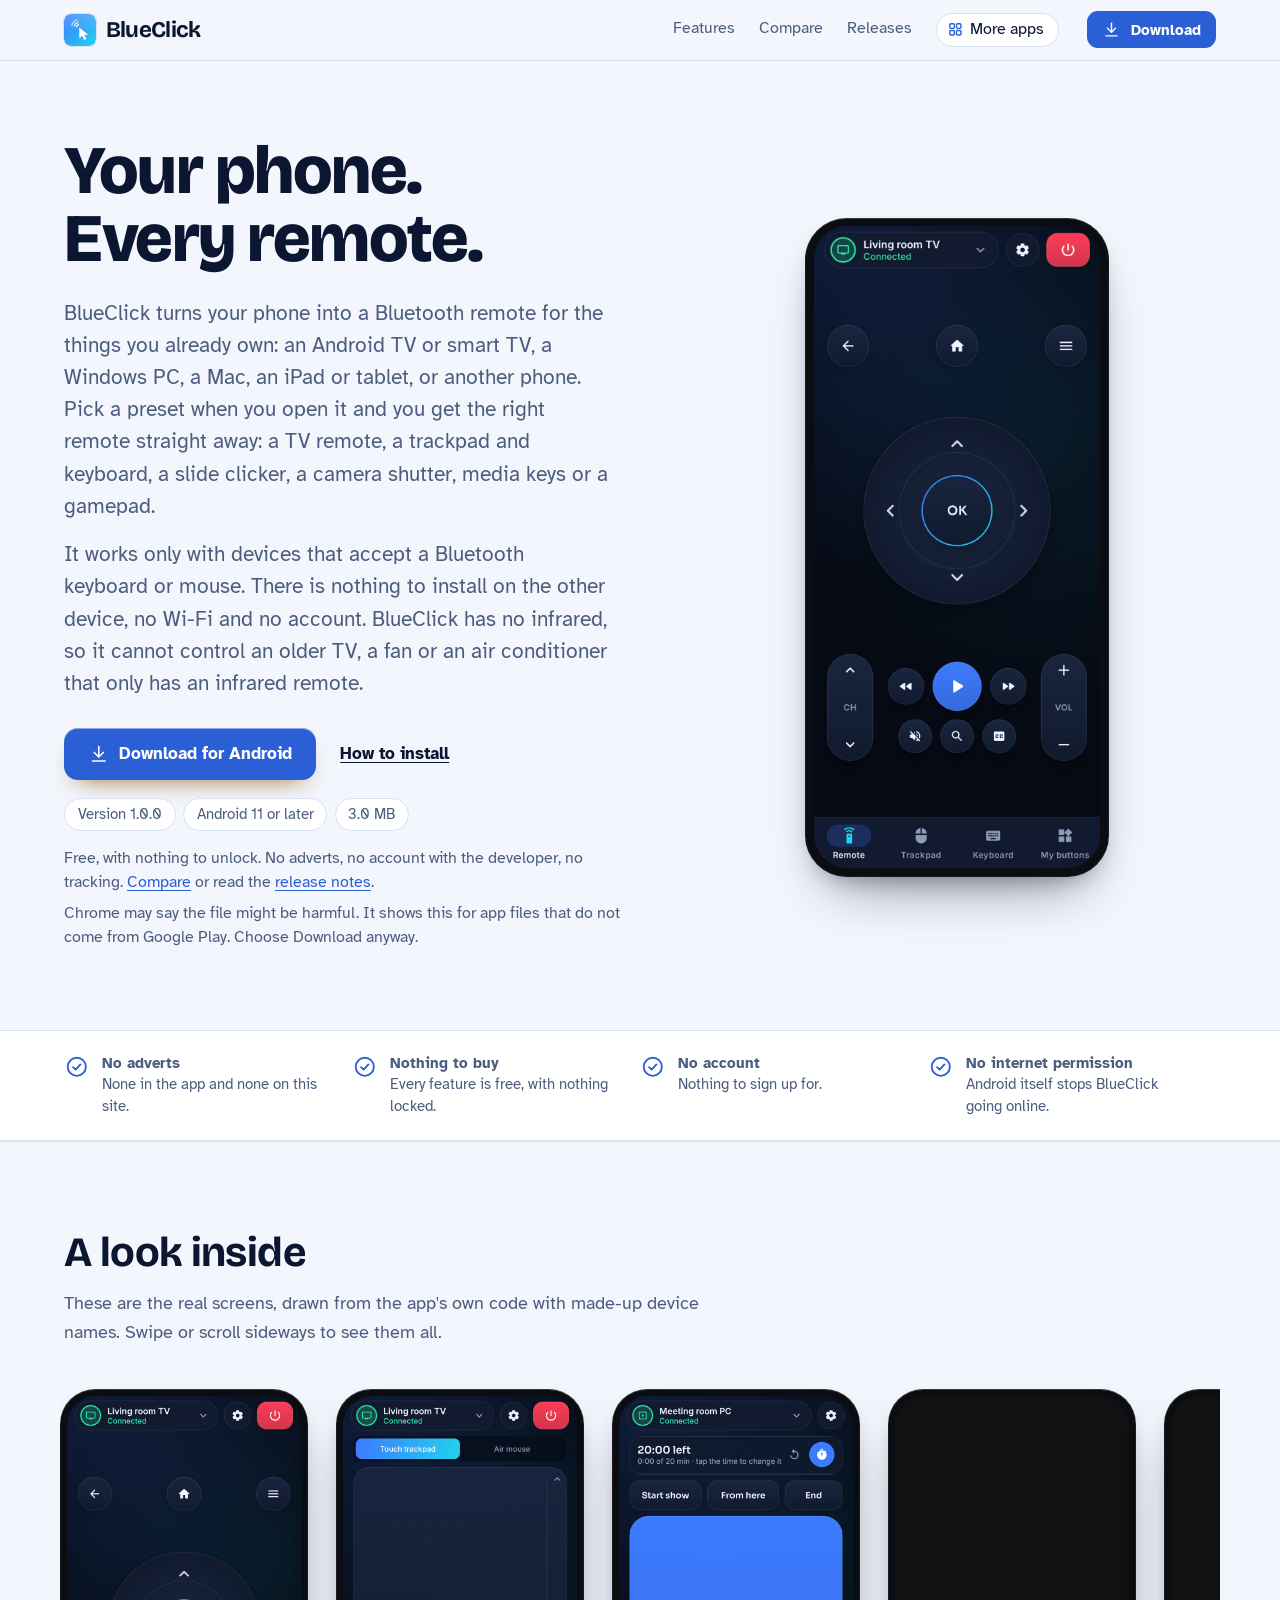
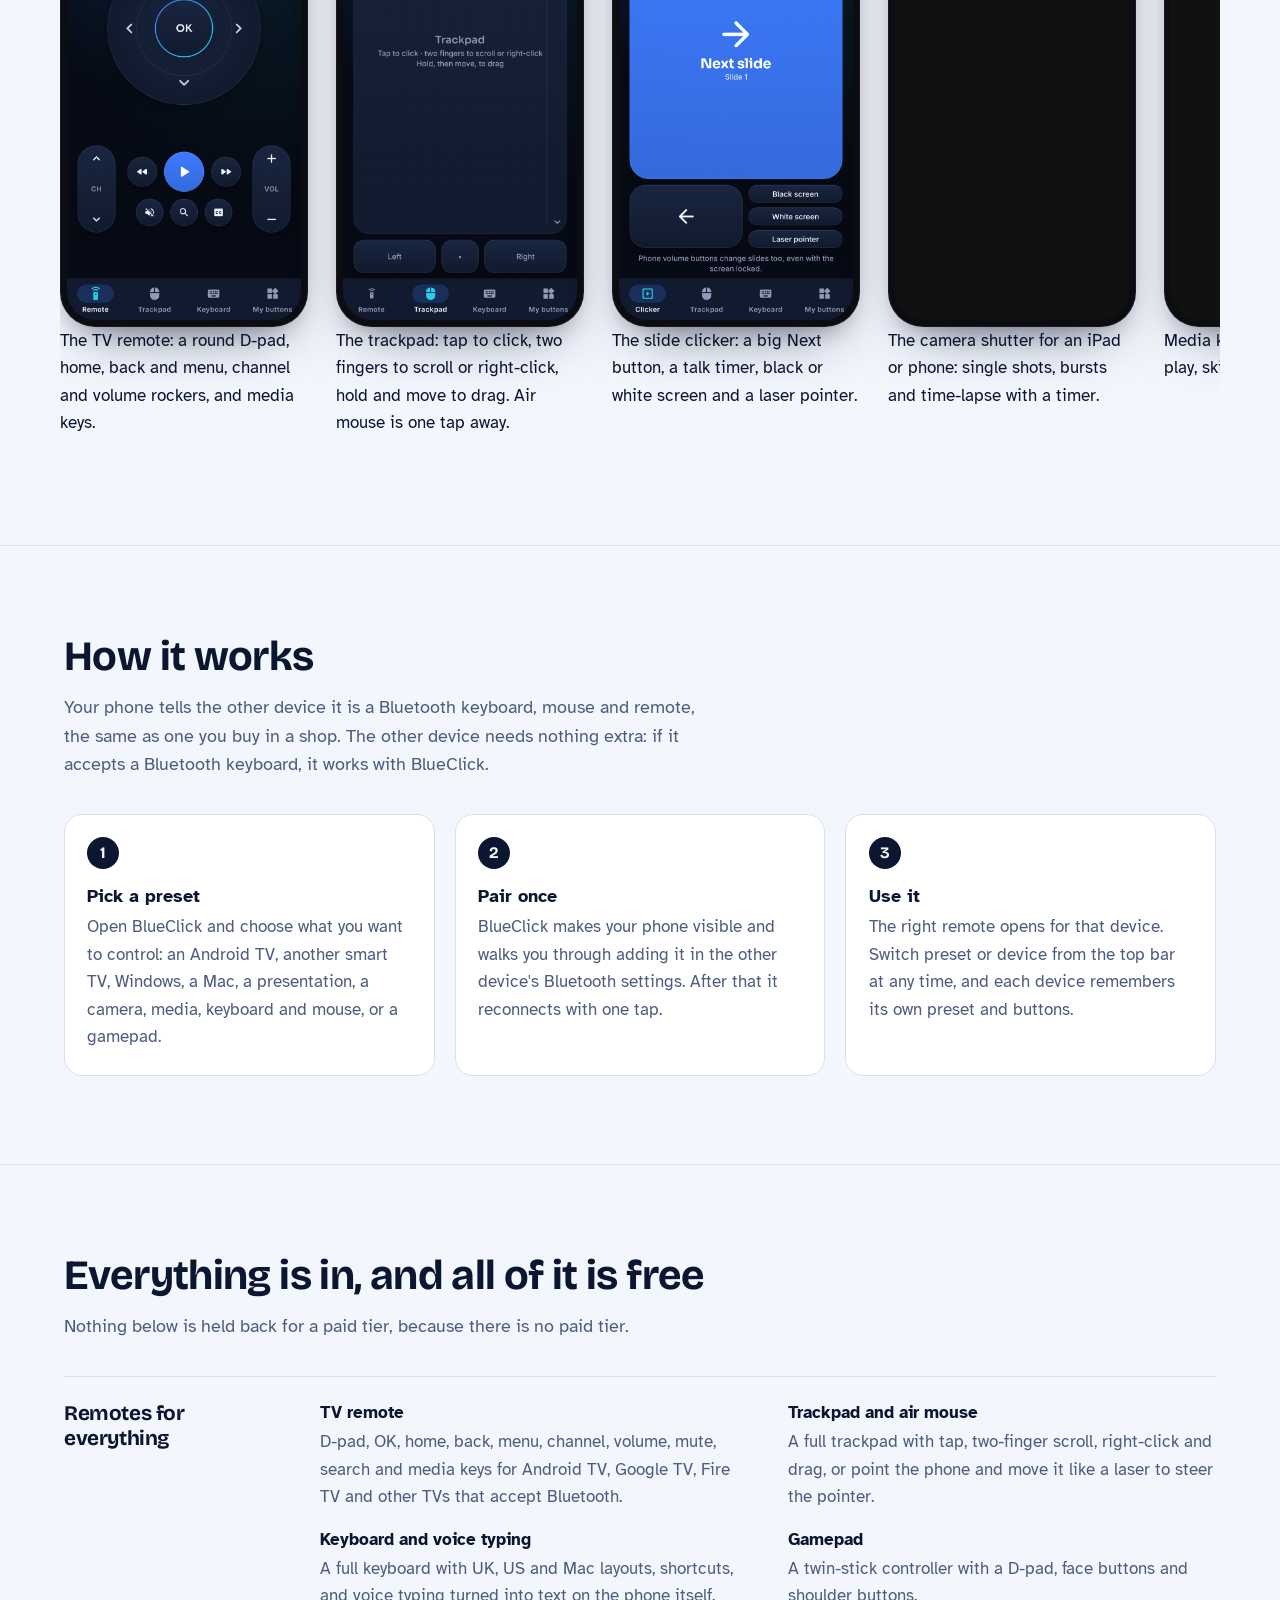
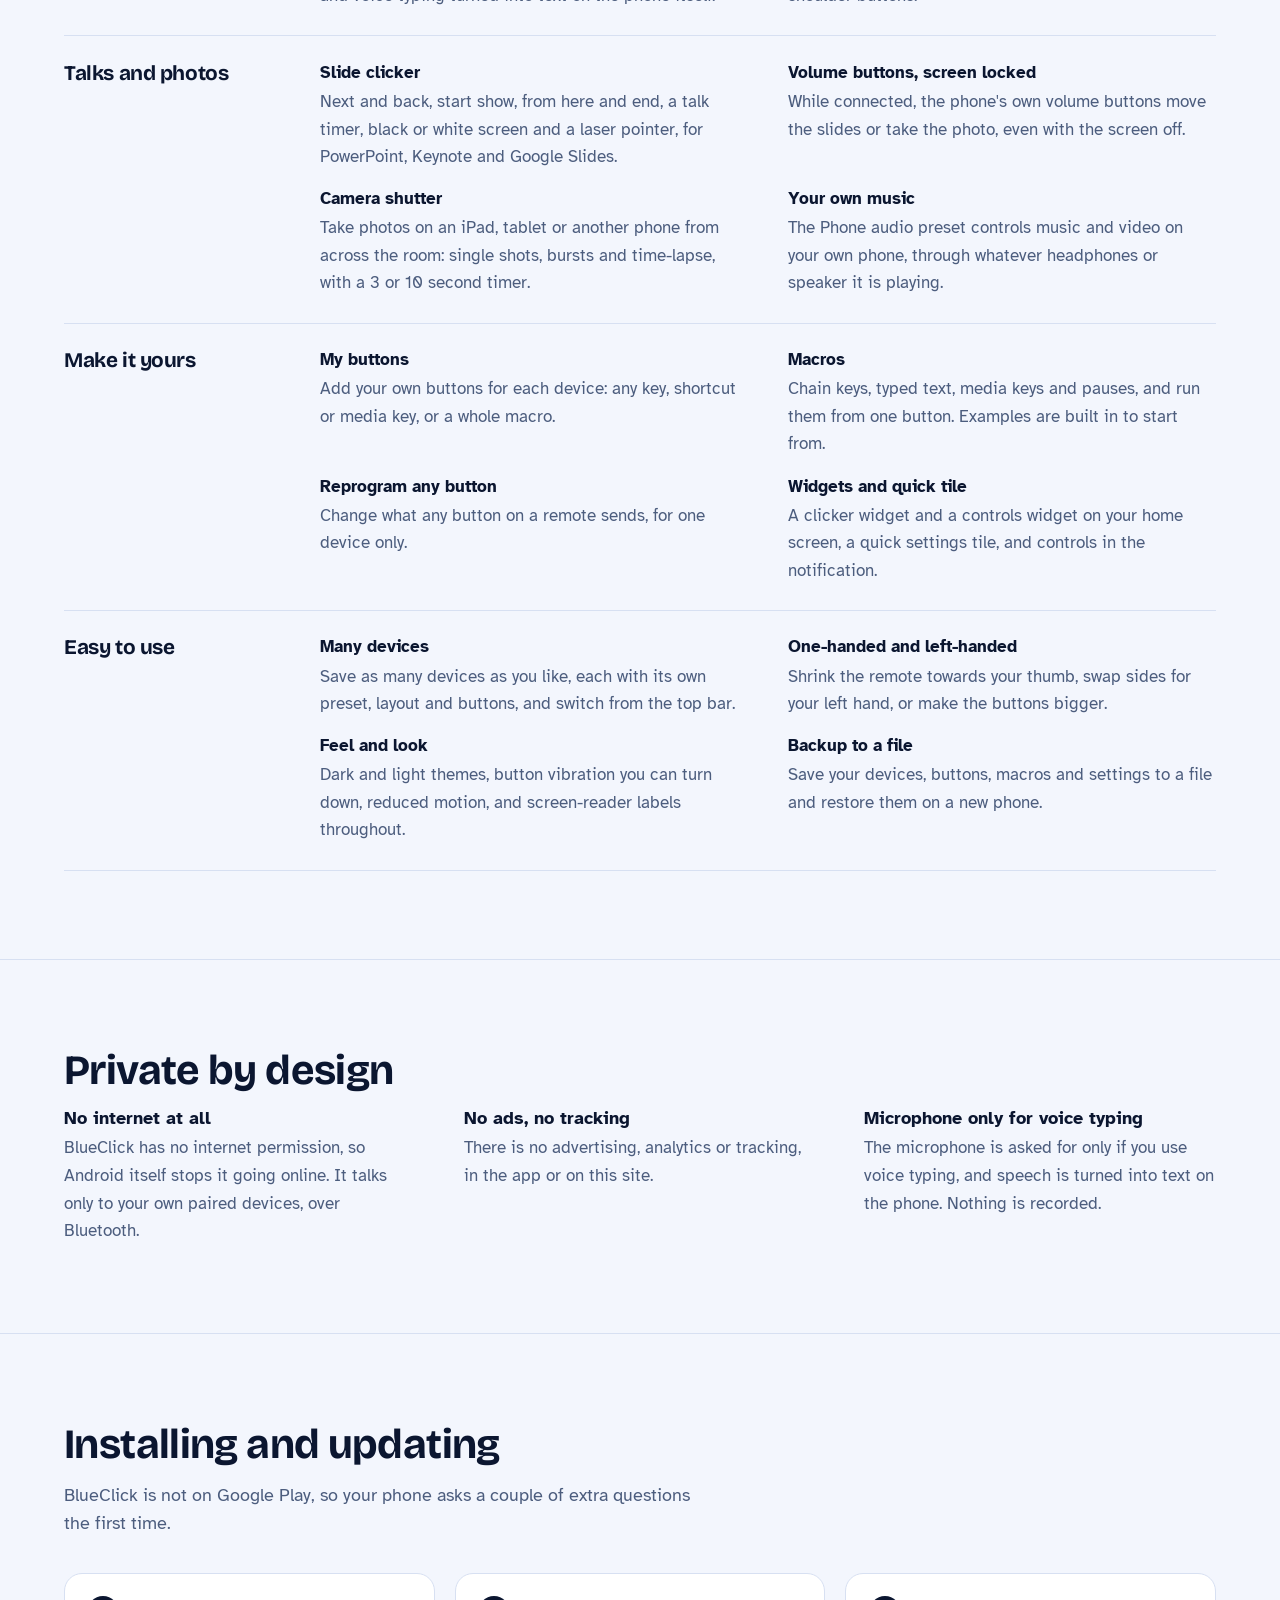
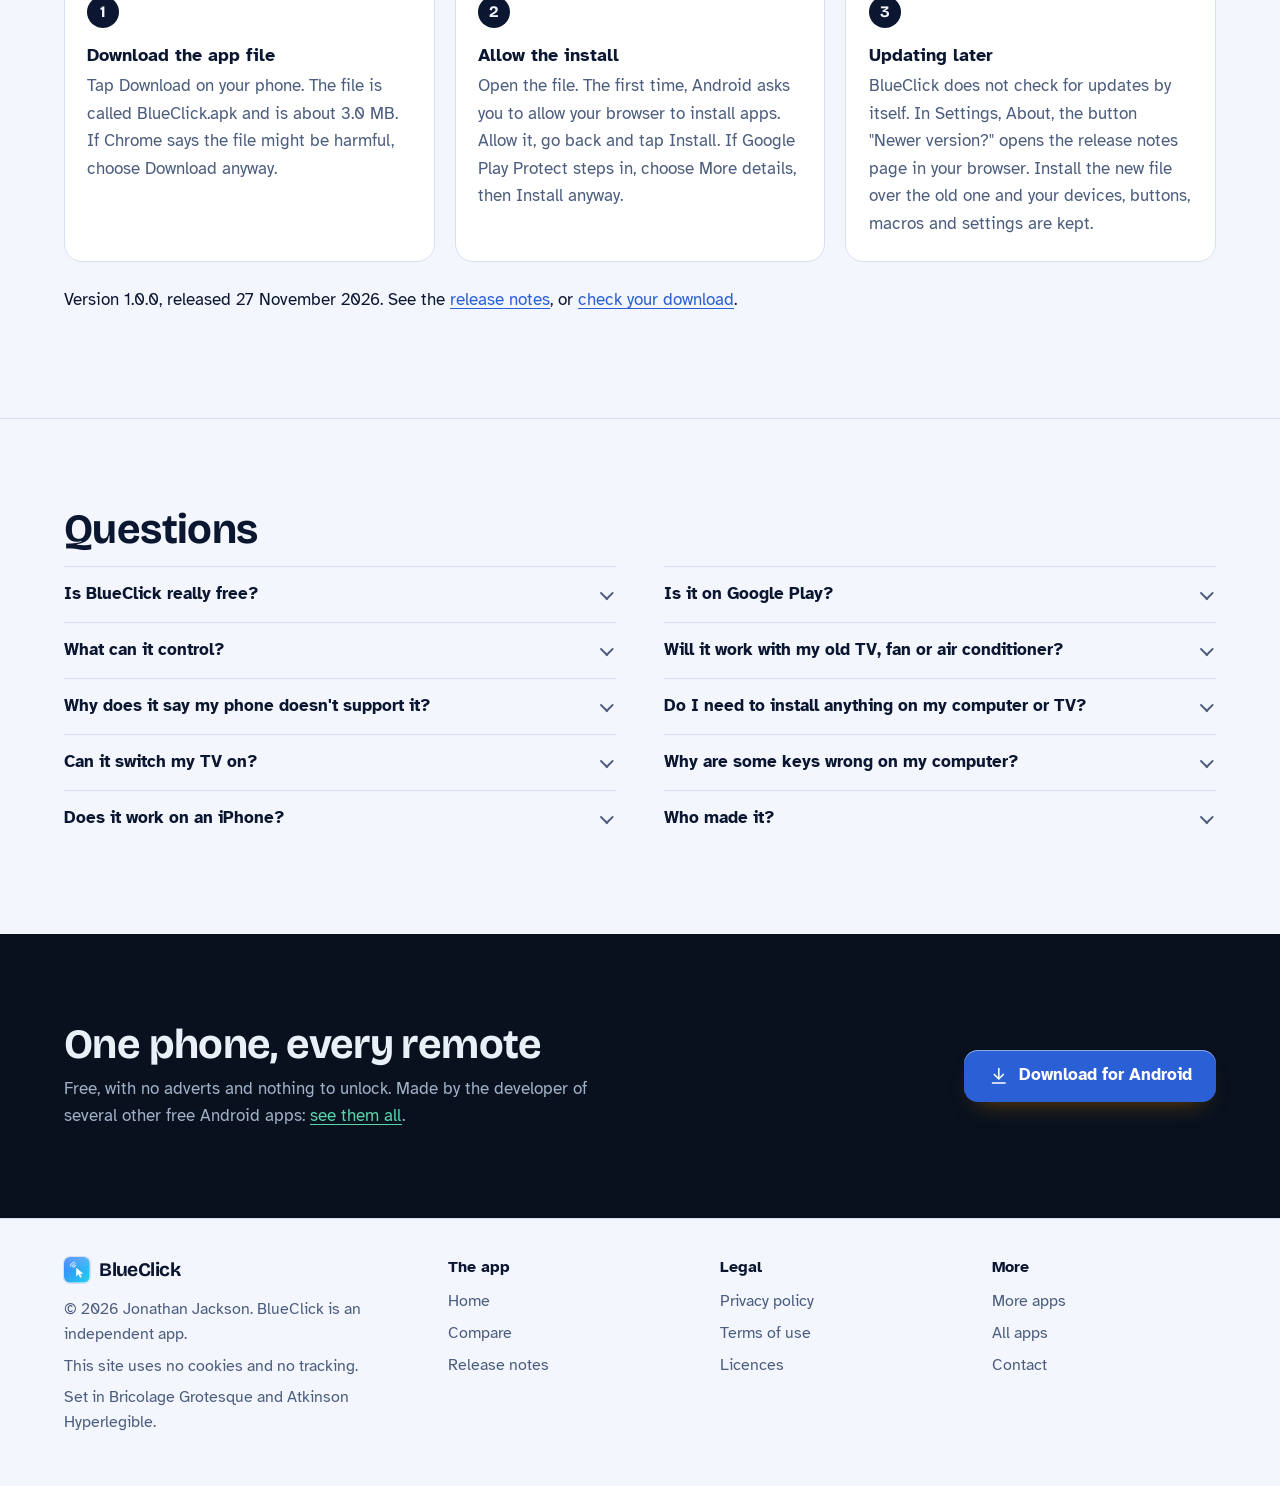
<file: index.html>
<!DOCTYPE html>
<html lang="en-GB">
<head>
<meta charset="utf-8">
<meta name="viewport" content="width=device-width, initial-scale=1">
<title>BlueClick: your phone as a Bluetooth remote, trackpad, keyboard, clicker and camera shutter</title>
<meta name="description" content="BlueClick is a free Android app that turns your phone into a Bluetooth remote for TVs, computers, tablets and phones: TV remote, trackpad, keyboard, presentation clicker, camera shutter, media keys and gamepad, with a preset for each device. No adverts, no account and no internet permission.">
<meta name="author" content="Jonathan Jackson">
<link rel="canonical" href="https://customgpter.github.io/blueclick/">
<meta name="theme-color" content="#f3f6fd" media="(prefers-color-scheme: light)">
<meta name="theme-color" content="#070d1c" media="(prefers-color-scheme: dark)">
<meta property="og:type" content="website">
<meta property="og:site_name" content="BlueClick">
<meta property="og:title" content="BlueClick: your phone as a Bluetooth remote, trackpad, keyboard, clicker and camera shutter">
<meta property="og:description" content="BlueClick is a free Android app that turns your phone into a Bluetooth remote for TVs, computers, tablets and phones: TV remote, trackpad, keyboard, presentation clicker, camera shutter, media keys and gamepad, with a preset for each device. No adverts, no account and no internet permission.">
<meta property="og:url" content="https://customgpter.github.io/blueclick/">
<meta property="og:image" content="https://customgpter.github.io/blueclick/assets/og.png">
<meta property="og:image:width" content="1200">
<meta property="og:image:height" content="630">
<meta property="og:image:alt" content="BlueClick&#x27;s TV remote: a round D-pad, home and back, channel and volume rockers and media keys">
<meta property="og:locale" content="en_GB">
<meta name="twitter:card" content="summary_large_image">
<link rel="icon" href="./assets/favicon.svg" type="image/svg+xml">
<link rel="apple-touch-icon" href="./assets/apple-touch-icon.png">
<link rel="preload" href="./assets/fonts/bricolage-grotesque-latin.woff2" as="font" type="font/woff2" crossorigin>
<link rel="preload" href="./assets/fonts/atkinson-hyperlegible-latin-400-normal.woff2" as="font" type="font/woff2" crossorigin>
<link rel="stylesheet" href="./assets/site.css?v=1">
<link rel="stylesheet" href="./assets/house.css?v=1">
<link rel="stylesheet" href="./assets/apps-list.css?v=1">
<script src="./assets/apps-list.js?v=1" defer></script>
<script type="application/ld+json">{"@context":"https://schema.org","@type":"SoftwareApplication","name":"BlueClick","url":"https://customgpter.github.io/blueclick/","description":"BlueClick is a free Android app that turns your phone into a Bluetooth remote for TVs, computers, tablets and phones: TV remote, trackpad, keyboard, presentation clicker, camera shutter, media keys and gamepad, with a preset for each device. No adverts, no account and no internet permission.","applicationCategory":"UtilitiesApplication","operatingSystem":"Android 11 or later","softwareVersion":"1.0.0","downloadUrl":"https://github.com/CustomGPTer/blueclick/releases/latest/download/BlueClick.apk","releaseNotes":"https://customgpter.github.io/blueclick/releases.html","offers":{"@type":"Offer","price":"0","priceCurrency":"GBP"},"inLanguage":"en-GB","image":"https://customgpter.github.io/blueclick/assets/og.png","featureList":["TV remote","Trackpad and air mouse","Keyboard and voice typing","Gamepad","Slide clicker","Volume buttons, screen locked","Camera shutter","Your own music","My buttons","Macros","Reprogram any button","Widgets and quick tile"],"author":{"@type":"Person","name":"Jonathan Jackson"}}</script>
<script type="application/ld+json">{"@context":"https://schema.org","@type":"FAQPage","mainEntity":[{"@type":"Question","name":"Is BlueClick really free?","acceptedAnswer":{"@type":"Answer","text":"Yes. There is no paid version, no subscription and no adverts, and nothing in the app is locked."}},{"@type":"Question","name":"Is it on Google Play?","acceptedAnswer":{"@type":"Answer","text":"No. BlueClick is a personal project and is downloaded from this site as an Android app file. It needs Android 11 or later."}},{"@type":"Question","name":"What can it control?","acceptedAnswer":{"@type":"Answer","text":"Anything that accepts a Bluetooth keyboard or mouse: Android TV, Google TV and Fire TV, many smart TVs, Windows and Mac computers, Chromebooks, iPads and iPhones, Android tablets and phones. Your own phone's music is controlled by the Phone audio preset."}},{"@type":"Question","name":"Will it work with my old TV, fan or air conditioner?","acceptedAnswer":{"@type":"Answer","text":"Only if it accepts a Bluetooth keyboard. BlueClick does not use infrared, so it cannot control devices that only have an infrared remote. Phones with an infrared blaster are rare now, and BlueClick is built for Bluetooth only."}},{"@type":"Question","name":"Why does it say my phone doesn't support it?","acceptedAnswer":{"@type":"Answer","text":"BlueClick uses Android's built-in Bluetooth keyboard and mouse feature. A few phones have it switched off by the maker. BlueClick checks this when it opens and tells you plainly if your phone is one of them."}},{"@type":"Question","name":"Do I need to install anything on my computer or TV?","acceptedAnswer":{"@type":"Answer","text":"No. Pair your phone in the other device's Bluetooth settings, the same as a shop-bought keyboard, and that is all."}},{"@type":"Question","name":"Can it switch my TV on?","acceptedAnswer":{"@type":"Answer","text":"Some TVs wake up when a paired Bluetooth remote presses a key, and BlueClick sends the power key where the TV allows it. Many TVs switch Bluetooth off when they are in standby, and then nothing can wake them over Bluetooth."}},{"@type":"Question","name":"Why are some keys wrong on my computer?","acceptedAnswer":{"@type":"Answer","text":"Choose the keyboard layout the computer uses, UK, US or Mac, on the device's page in BlueClick. The layout must match the one set on the computer."}},{"@type":"Question","name":"Does it work on an iPhone?","acceptedAnswer":{"@type":"Answer","text":"BlueClick runs on Android phones only. It can control an iPhone or iPad as the other device."}},{"@type":"Question","name":"Who made it?","acceptedAnswer":{"@type":"Answer","text":"BlueClick is made by Jonathan Jackson, an independent developer in the United Kingdom."}}]}</script>
</head>
<body>
<a class="skip" href="#main">Skip to content</a>
<header class="masthead">
<div class="wrap">
<a class="brand" href="./" aria-label="BlueClick home"><svg viewBox="0 0 108 108" aria-hidden="true"><defs><linearGradient id="bcbg" x1="0" y1="0" x2="108" y2="108" gradientUnits="userSpaceOnUse"><stop offset="0" stop-color="#3D7BFF"/><stop offset="1" stop-color="#22D3EE"/></linearGradient><linearGradient id="bcsh" x1="0" y1="0" x2="0" y2="58" gradientUnits="userSpaceOnUse"><stop offset="0" stop-color="#fff" stop-opacity=".19"/><stop offset="1" stop-color="#fff" stop-opacity="0"/></linearGradient></defs><rect width="108" height="108" rx="24" fill="url(#bcbg)"/><path d="M0 24A24 24 0 0 1 24 0H84A24 24 0 0 1 108 24V58H0Z" fill="url(#bcsh)"/><g transform="translate(54 54) scale(1.3) translate(-54 -54)"><path fill="#fff" d="M52.20 47.52L52.20 75.60L59.76 68.76L65.16 79.92L70.56 77.40L65.16 66.60L75.24 66.60Z"/><g fill="none" stroke="#fff" stroke-width="3.31" stroke-linecap="round"><path d="M44.55 45.47A7.92 7.92 0 0 1 50.15 39.87"/><path opacity=".82" d="M38.64 43.89A14.04 14.04 0 0 1 48.57 33.96"/><path opacity=".64" d="M32.73 42.30A20.16 20.16 0 0 1 46.98 28.05"/></g></g></svg><span>BlueClick</span></a>
<nav aria-label="Main"><ul><li><a href="./#features">Features</a></li><li><a href="./compare.html">Compare</a></li><li><a href="./releases.html">Releases</a></li><li><a class="more-apps" href="./more-apps.html"><svg class="ico" viewBox="0 0 24 24" aria-hidden="true"><rect x="4" y="4" width="6.5" height="6.5" rx="1.6"/><rect x="13.5" y="4" width="6.5" height="6.5" rx="1.6"/><rect x="4" y="13.5" width="6.5" height="6.5" rx="1.6"/><rect x="13.5" y="13.5" width="6.5" height="6.5" rx="1.6"/></svg>More apps</a></li></ul></nav>
<a class="button small" href="https://github.com/CustomGPTer/blueclick/releases/latest/download/BlueClick.apk"><svg class="ico" viewBox="0 0 24 24" aria-hidden="true"><path d="M12 4v11"/><path d="M7 10.5l5 5 5-5"/><path d="M5 20h14"/></svg>Download</a>
</div>
</header>
<main id="main">
<div class="hero">
<div class="wrap hero-grid">
<div class="hero-copy">
<h1>Your phone. Every remote.</h1>
<p class="lede">BlueClick turns your phone into a Bluetooth remote for the things you already own: an Android TV or smart TV, a Windows PC, a Mac, an iPad or tablet, or another phone. Pick a preset when you open it and you get the right remote straight away: a TV remote, a trackpad and keyboard, a slide clicker, a camera shutter, media keys or a gamepad.</p><p class="lede">It works only with devices that accept a Bluetooth keyboard or mouse. There is nothing to install on the other device, no Wi-Fi and no account. BlueClick has no infrared, so it cannot control an older TV, a fan or an air conditioner that only has an infrared remote.</p>

<p class="get" id="download"><a class="button" href="https://github.com/CustomGPTer/blueclick/releases/latest/download/BlueClick.apk"><svg class="ico" viewBox="0 0 24 24" aria-hidden="true"><path d="M12 4v11"/><path d="M7 10.5l5 5 5-5"/><path d="M5 20h14"/></svg>Download for Android</a><a class="aside" href="#install">How to install</a></p>

<ul class="pills"><li>Version 1.0.0</li><li>Android 11 or later</li><li>3.0 MB</li></ul>
<p class="facts">Free, with nothing to unlock. No adverts, no account with the developer, no tracking. <a href="compare.html">Compare</a> or read the <a href="releases.html">release notes</a>.</p>
<p class="facts">Chrome may say the file might be harmful. It shows this for app files that do not come from Google Play. Choose Download anyway.</p>
</div>
<div class="hero-phone"><div class="phone"><img src="./assets/screens/remote.png" alt="The TV remote: a round D-pad, home, back and menu, channel and volume rockers, and media keys." width="393" height="852" fetchpriority="high"></div></div>
</div>
</div>

<section class="promises" aria-label="In short">
<div class="wrap"><ul><li><svg class="ico" viewBox="0 0 24 24" aria-hidden="true"><circle cx="12" cy="12" r="8.5"/><path d="M8.6 12.4l2.3 2.3 4.5-4.9"/></svg><span><b>No adverts</b><span>None in the app and none on this site.</span></span></li><li><svg class="ico" viewBox="0 0 24 24" aria-hidden="true"><circle cx="12" cy="12" r="8.5"/><path d="M8.6 12.4l2.3 2.3 4.5-4.9"/></svg><span><b>Nothing to buy</b><span>Every feature is free, with nothing locked.</span></span></li><li><svg class="ico" viewBox="0 0 24 24" aria-hidden="true"><circle cx="12" cy="12" r="8.5"/><path d="M8.6 12.4l2.3 2.3 4.5-4.9"/></svg><span><b>No account</b><span>Nothing to sign up for.</span></span></li><li><svg class="ico" viewBox="0 0 24 24" aria-hidden="true"><circle cx="12" cy="12" r="8.5"/><path d="M8.6 12.4l2.3 2.3 4.5-4.9"/></svg><span><b>No internet permission</b><span>Android itself stops BlueClick going online.</span></span></li></ul></div>
</section>

<section id="screens" aria-labelledby="screens-h">
<div class="wrap">
<h2 id="screens-h">A look inside</h2>
<p class="intro">These are the real screens, drawn from the app&#x27;s own code with made-up device names. Swipe or scroll sideways to see them all.</p>
<div class="gallery" tabindex="0" role="region" aria-label="Screens from BlueClick"><figure class="shot"><div class="phone"><img src="./assets/screens/remote.png" alt="The TV remote: a round D-pad, home, back and menu, channel and volume rockers, and media keys." width="393" height="852" loading="eager" decoding="async"></div><figcaption>The TV remote: a round D-pad, home, back and menu, channel and volume rockers, and media keys.</figcaption></figure><figure class="shot"><div class="phone"><img src="./assets/screens/trackpad.png" alt="The trackpad: tap to click, two fingers to scroll or right-click, hold and move to drag. Air mouse is one tap away." width="393" height="852" loading="eager" decoding="async"></div><figcaption>The trackpad: tap to click, two fingers to scroll or right-click, hold and move to drag. Air mouse is one tap away.</figcaption></figure><figure class="shot"><div class="phone"><img src="./assets/screens/clicker.png" alt="The slide clicker: a big Next button, a talk timer, black or white screen and a laser pointer." width="393" height="852" loading="eager" decoding="async"></div><figcaption>The slide clicker: a big Next button, a talk timer, black or white screen and a laser pointer.</figcaption></figure><figure class="shot"><div class="phone"><img src="./assets/screens/time-lapse.png" alt="The camera shutter for an iPad or phone: single shots, bursts and time-lapse with a timer." width="393" height="852" loading="eager" decoding="async"></div><figcaption>The camera shutter for an iPad or phone: single shots, bursts and time-lapse with a timer.</figcaption></figure><figure class="shot"><div class="phone"><img src="./assets/screens/media.png" alt="Media keys for a laptop or tablet: play, skip, seek and volume." width="393" height="852" loading="eager" decoding="async"></div><figcaption>Media keys for a laptop or tablet: play, skip, seek and volume.</figcaption></figure><figure class="shot"><div class="phone"><img src="./assets/screens/my-buttons.png" alt="My buttons: your own buttons for each device, from a key or shortcut to a whole macro." width="393" height="852" loading="eager" decoding="async"></div><figcaption>My buttons: your own buttons for each device, from a key or shortcut to a whole macro.</figcaption></figure><figure class="shot"><div class="phone"><img src="./assets/screens/macro.png" alt="The macro editor: keys, text, media keys and pauses, run in order from one tap." width="393" height="852" loading="eager" decoding="async"></div><figcaption>The macro editor: keys, text, media keys and pauses, run in order from one tap.</figcaption></figure><figure class="shot"><div class="phone"><img src="./assets/screens/phone-audio.png" alt="Headphones and speakers: control the music on your own phone, whatever it is playing through." width="393" height="852" loading="eager" decoding="async"></div><figcaption>Headphones and speakers: control the music on your own phone, whatever it is playing through.</figcaption></figure></div>
</div>
</section>

<section id="how" aria-labelledby="how-h">
<div class="wrap">
<h2 id="how-h">How it works</h2>
<p class="intro">Your phone tells the other device it is a Bluetooth keyboard, mouse and remote, the same as one you buy in a shop. The other device needs nothing extra: if it accepts a Bluetooth keyboard, it works with BlueClick.</p>
<ol class="steps"><li><h3>Pick a preset</h3><p>Open BlueClick and choose what you want to control: an Android TV, another smart TV, Windows, a Mac, a presentation, a camera, media, keyboard and mouse, or a gamepad.</p></li><li><h3>Pair once</h3><p>BlueClick makes your phone visible and walks you through adding it in the other device's Bluetooth settings. After that it reconnects with one tap.</p></li><li><h3>Use it</h3><p>The right remote opens for that device. Switch preset or device from the top bar at any time, and each device remembers its own preset and buttons.</p></li></ol>
</div>
</section>

<section id="features" aria-labelledby="features-h">
<div class="wrap">
<h2 id="features-h">Everything is in, and all of it is free</h2>
<p class="intro">Nothing below is held back for a paid tier, because there is no paid tier.</p>
<div class="groups"><div class="group"><h3>Remotes for everything</h3><dl><div><dt>TV remote</dt><dd>D-pad, OK, home, back, menu, channel, volume, mute, search and media keys for Android TV, Google TV, Fire TV and other TVs that accept Bluetooth.</dd></div><div><dt>Trackpad and air mouse</dt><dd>A full trackpad with tap, two-finger scroll, right-click and drag, or point the phone and move it like a laser to steer the pointer.</dd></div><div><dt>Keyboard and voice typing</dt><dd>A full keyboard with UK, US and Mac layouts, shortcuts, and voice typing turned into text on the phone itself.</dd></div><div><dt>Gamepad</dt><dd>A twin-stick controller with a D-pad, face buttons and shoulder buttons.</dd></div></dl></div><div class="group"><h3>Talks and photos</h3><dl><div><dt>Slide clicker</dt><dd>Next and back, start show, from here and end, a talk timer, black or white screen and a laser pointer, for PowerPoint, Keynote and Google Slides.</dd></div><div><dt>Volume buttons, screen locked</dt><dd>While connected, the phone's own volume buttons move the slides or take the photo, even with the screen off.</dd></div><div><dt>Camera shutter</dt><dd>Take photos on an iPad, tablet or another phone from across the room: single shots, bursts and time-lapse, with a 3 or 10 second timer.</dd></div><div><dt>Your own music</dt><dd>The Phone audio preset controls music and video on your own phone, through whatever headphones or speaker it is playing.</dd></div></dl></div><div class="group"><h3>Make it yours</h3><dl><div><dt>My buttons</dt><dd>Add your own buttons for each device: any key, shortcut or media key, or a whole macro.</dd></div><div><dt>Macros</dt><dd>Chain keys, typed text, media keys and pauses, and run them from one button. Examples are built in to start from.</dd></div><div><dt>Reprogram any button</dt><dd>Change what any button on a remote sends, for one device only.</dd></div><div><dt>Widgets and quick tile</dt><dd>A clicker widget and a controls widget on your home screen, a quick settings tile, and controls in the notification.</dd></div></dl></div><div class="group"><h3>Easy to use</h3><dl><div><dt>Many devices</dt><dd>Save as many devices as you like, each with its own preset, layout and buttons, and switch from the top bar.</dd></div><div><dt>One-handed and left-handed</dt><dd>Shrink the remote towards your thumb, swap sides for your left hand, or make the buttons bigger.</dd></div><div><dt>Feel and look</dt><dd>Dark and light themes, button vibration you can turn down, reduced motion, and screen-reader labels throughout.</dd></div><div><dt>Backup to a file</dt><dd>Save your devices, buttons, macros and settings to a file and restore them on a new phone.</dd></div></dl></div></div>
</div>
</section>

<section id="privacy" aria-labelledby="privacy-h">
<div class="wrap">
<h2 id="privacy-h">Private by design</h2>
<ul class="plain"><li><h3>No internet at all</h3><p>BlueClick has no internet permission, so Android itself stops it going online. It talks only to your own paired devices, over Bluetooth.</p></li><li><h3>No ads, no tracking</h3><p>There is no advertising, analytics or tracking, in the app or on this site.</p></li><li><h3>Microphone only for voice typing</h3><p>The microphone is asked for only if you use voice typing, and speech is turned into text on the phone. Nothing is recorded.</p></li></ul>
</div>
</section>

<section id="install" aria-labelledby="install-h">
<div class="wrap">
<h2 id="install-h">Installing and updating</h2>
<p class="intro">BlueClick is not on Google Play, so your phone asks a couple of extra questions the first time.</p>
<ol class="steps"><li><h3>Download the app file</h3><p>Tap Download on your phone. The file is called BlueClick.apk and is about 3.0 MB. If Chrome says the file might be harmful, choose Download anyway.</p></li><li><h3>Allow the install</h3><p>Open the file. The first time, Android asks you to allow your browser to install apps. Allow it, go back and tap Install. If Google Play Protect steps in, choose More details, then Install anyway.</p></li><li><h3>Updating later</h3><p>BlueClick does not check for updates by itself. In Settings, About, the button "Newer version?" opens the release notes page in your browser. Install the new file over the old one and your devices, buttons, macros and settings are kept.</p></li></ol>
<p class="after-table">Version 1.0.0, released 27 November 2026. See the <a href="releases.html">release notes</a>, or <a href="releases.html#checking">check your download</a>.</p>
</div>
</section>

<section id="questions" aria-labelledby="questions-h">
<div class="wrap">
<h2 id="questions-h">Questions</h2>
<div class="faq"><details><summary>Is BlueClick really free?</summary><p>Yes. There is no paid version, no subscription and no adverts, and nothing in the app is locked.</p></details><details><summary>Is it on Google Play?</summary><p>No. BlueClick is a personal project and is downloaded from this site as an Android app file. It needs Android 11 or later.</p></details><details><summary>What can it control?</summary><p>Anything that accepts a Bluetooth keyboard or mouse: Android TV, Google TV and Fire TV, many smart TVs, Windows and Mac computers, Chromebooks, iPads and iPhones, Android tablets and phones. Your own phone's music is controlled by the Phone audio preset.</p></details><details><summary>Will it work with my old TV, fan or air conditioner?</summary><p>Only if it accepts a Bluetooth keyboard. BlueClick does not use infrared, so it cannot control devices that only have an infrared remote. Phones with an infrared blaster are rare now, and BlueClick is built for Bluetooth only.</p></details><details><summary>Why does it say my phone doesn&#x27;t support it?</summary><p>BlueClick uses Android's built-in Bluetooth keyboard and mouse feature. A few phones have it switched off by the maker. BlueClick checks this when it opens and tells you plainly if your phone is one of them.</p></details><details><summary>Do I need to install anything on my computer or TV?</summary><p>No. Pair your phone in the other device's Bluetooth settings, the same as a shop-bought keyboard, and that is all.</p></details><details><summary>Can it switch my TV on?</summary><p>Some TVs wake up when a paired Bluetooth remote presses a key, and BlueClick sends the power key where the TV allows it. Many TVs switch Bluetooth off when they are in standby, and then nothing can wake them over Bluetooth.</p></details><details><summary>Why are some keys wrong on my computer?</summary><p>Choose the keyboard layout the computer uses, UK, US or Mac, on the device's page in BlueClick. The layout must match the one set on the computer.</p></details><details><summary>Does it work on an iPhone?</summary><p>BlueClick runs on Android phones only. It can control an iPhone or iPad as the other device.</p></details><details><summary>Who made it?</summary><p>BlueClick is made by Jonathan Jackson, an independent developer in the United Kingdom.</p></details></div>
</div>
</section>

<section class="closing" aria-labelledby="closing-h">
<div class="wrap">
<div><h2 id="closing-h">One phone, every remote</h2><p>Free, with no adverts and nothing to unlock. Made by the developer of several other free Android apps: <a href="more-apps.html">see them all</a>.</p></div>
<a class="button" href="https://github.com/CustomGPTer/blueclick/releases/latest/download/BlueClick.apk"><svg class="ico" viewBox="0 0 24 24" aria-hidden="true"><path d="M12 4v11"/><path d="M7 10.5l5 5 5-5"/><path d="M5 20h14"/></svg>Download for Android</a>
</div>
</section>
</main>
<footer class="colophon">
<div class="wrap">
<div>
<a class="brand" href="./" aria-label="BlueClick home"><svg viewBox="0 0 108 108" aria-hidden="true"><defs><linearGradient id="bcbg" x1="0" y1="0" x2="108" y2="108" gradientUnits="userSpaceOnUse"><stop offset="0" stop-color="#3D7BFF"/><stop offset="1" stop-color="#22D3EE"/></linearGradient><linearGradient id="bcsh" x1="0" y1="0" x2="0" y2="58" gradientUnits="userSpaceOnUse"><stop offset="0" stop-color="#fff" stop-opacity=".19"/><stop offset="1" stop-color="#fff" stop-opacity="0"/></linearGradient></defs><rect width="108" height="108" rx="24" fill="url(#bcbg)"/><path d="M0 24A24 24 0 0 1 24 0H84A24 24 0 0 1 108 24V58H0Z" fill="url(#bcsh)"/><g transform="translate(54 54) scale(1.3) translate(-54 -54)"><path fill="#fff" d="M52.20 47.52L52.20 75.60L59.76 68.76L65.16 79.92L70.56 77.40L65.16 66.60L75.24 66.60Z"/><g fill="none" stroke="#fff" stroke-width="3.31" stroke-linecap="round"><path d="M44.55 45.47A7.92 7.92 0 0 1 50.15 39.87"/><path opacity=".82" d="M38.64 43.89A14.04 14.04 0 0 1 48.57 33.96"/><path opacity=".64" d="M32.73 42.30A20.16 20.16 0 0 1 46.98 28.05"/></g></g></svg><span>BlueClick</span></a>
<p>&copy; 2026 Jonathan Jackson. BlueClick is an independent app.</p>
<p>This site uses no cookies and no tracking.</p>
<p>Set in Bricolage Grotesque and Atkinson Hyperlegible.</p>
</div>
<nav aria-label="The app"><h2>The app</h2><ul>
<li><a href="./">Home</a></li>
<li><a href="./compare.html">Compare</a></li>
<li><a href="./releases.html">Release notes</a></li>

</ul></nav>
<nav aria-label="Legal"><h2>Legal</h2><ul>
<li><a href="./privacy.html">Privacy policy</a></li>
<li><a href="./terms.html">Terms of use</a></li>
<li><a href="./licences.html">Licences</a></li>
</ul></nav>
<nav aria-label="More"><h2>More</h2><ul>
<li><a href="./more-apps.html">More apps</a></li>
<li><a href="https://customgpter.github.io/">All apps</a></li>
<li><a href="https://github.com/CustomGPTer/blueclick/issues">Contact</a></li>
</ul></nav>
</div>
</footer>
</body>
</html>
</file>
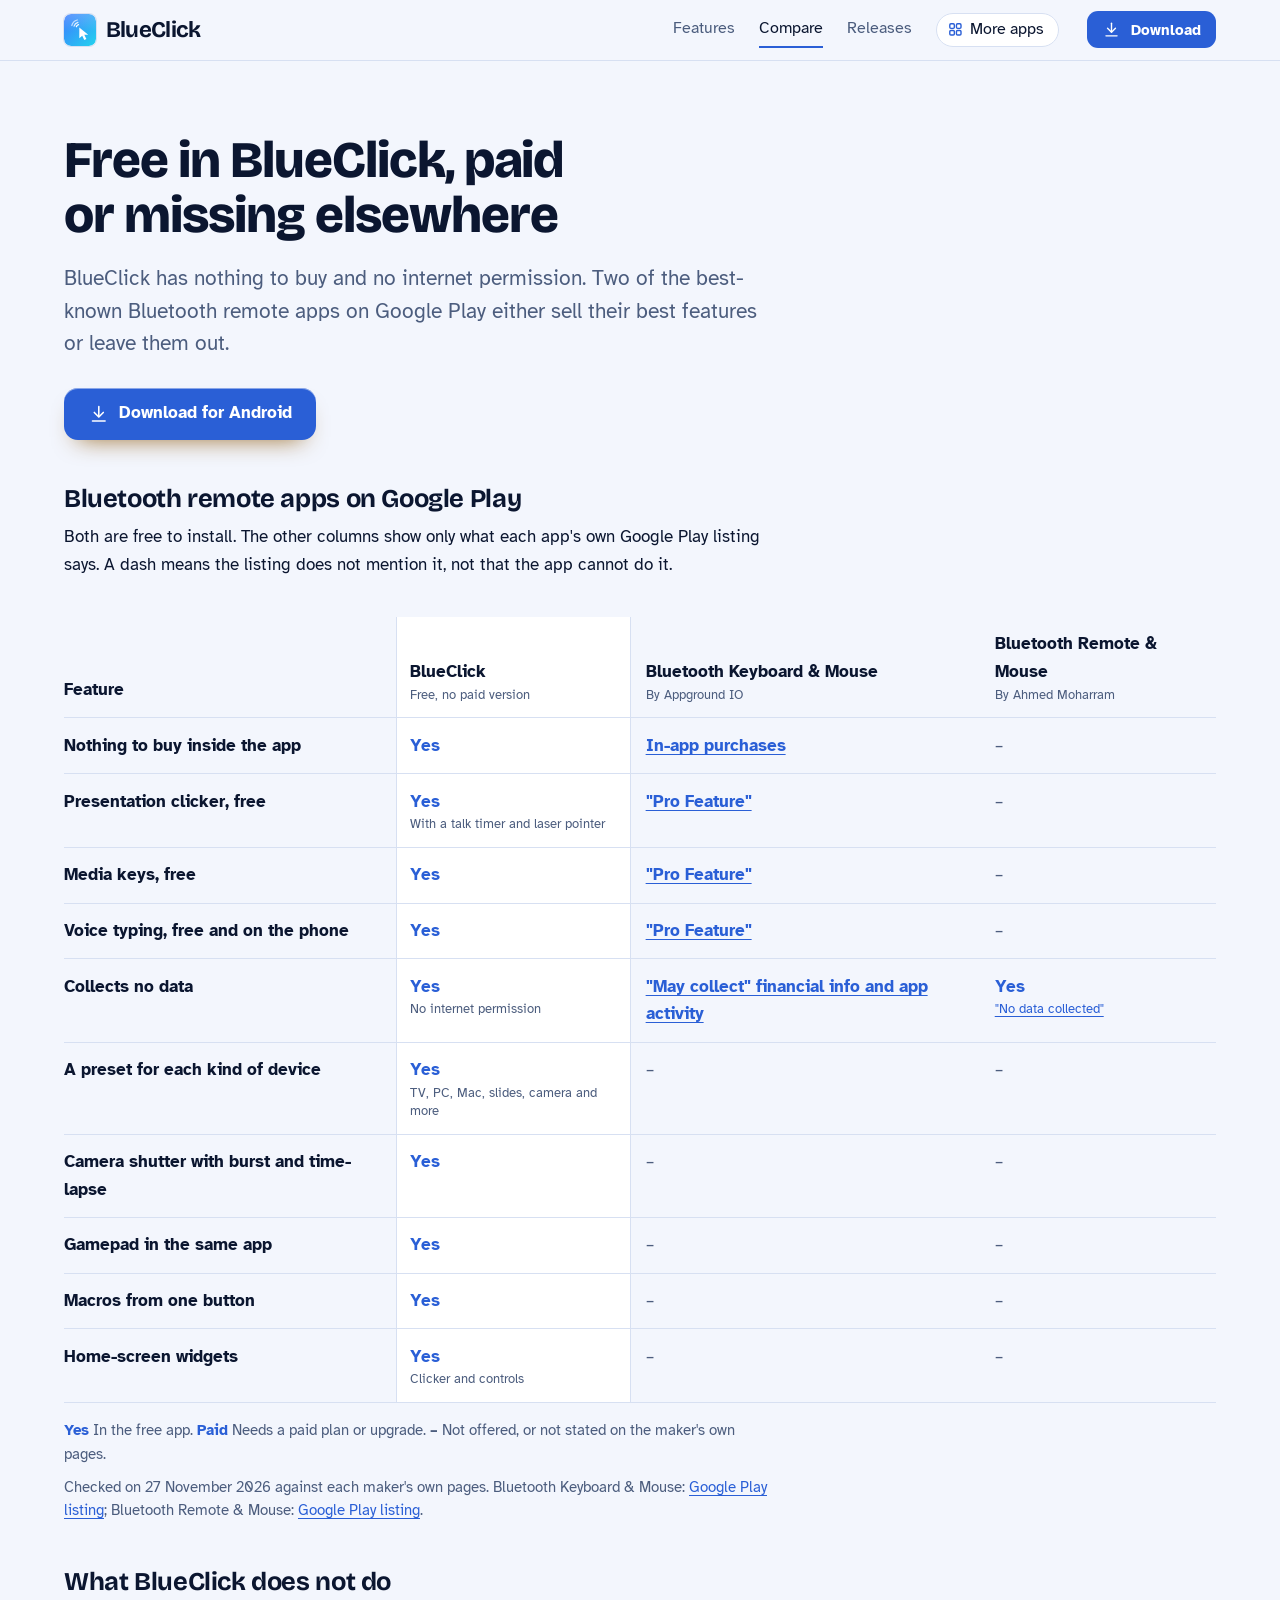
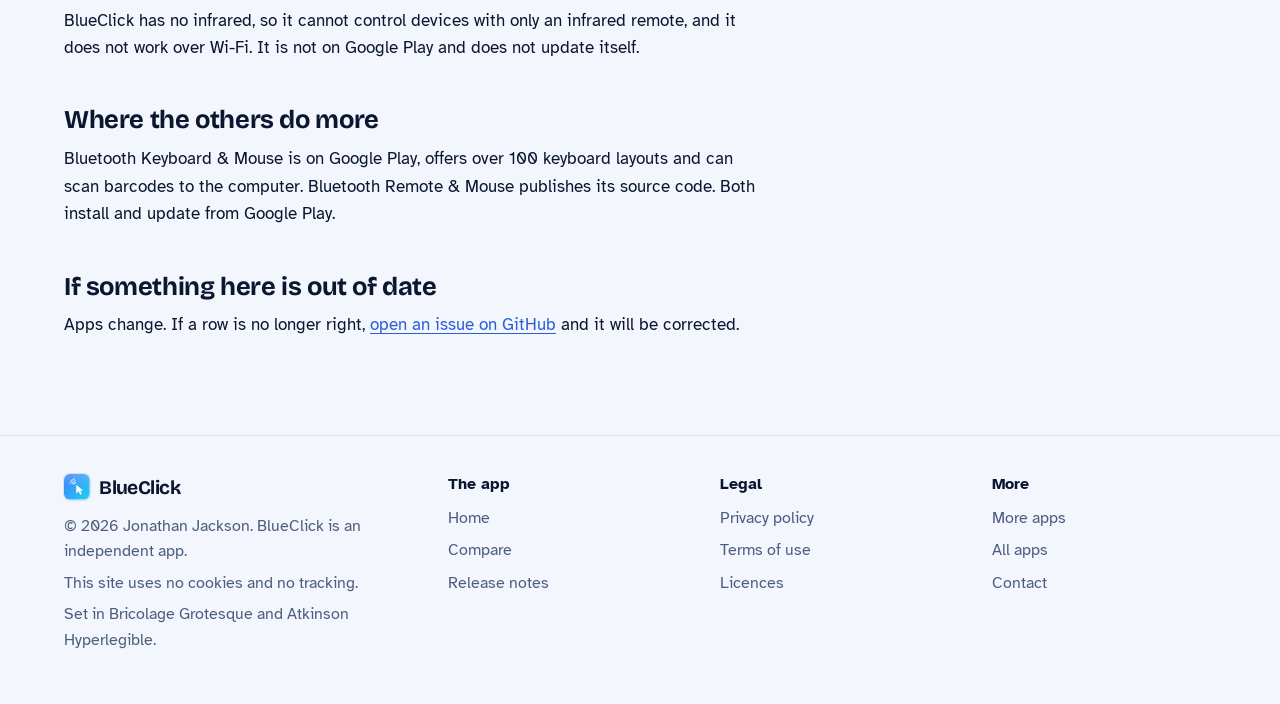
<file: compare.html>
<!DOCTYPE html>
<html lang="en-GB">
<head>
<meta charset="utf-8">
<meta name="viewport" content="width=device-width, initial-scale=1">
<title>BlueClick compared with other Bluetooth remote apps</title>
<meta name="description" content="How BlueClick compares with Bluetooth Keyboard &amp; Mouse and Bluetooth Remote &amp; Mouse, row by row, with each claim linked to the app&#x27;s own Google Play listing.">
<meta name="author" content="Jonathan Jackson">
<link rel="canonical" href="https://customgpter.github.io/blueclick/compare.html">
<meta name="theme-color" content="#f3f6fd" media="(prefers-color-scheme: light)">
<meta name="theme-color" content="#070d1c" media="(prefers-color-scheme: dark)">
<meta property="og:type" content="website">
<meta property="og:site_name" content="BlueClick">
<meta property="og:title" content="BlueClick compared with other Bluetooth remote apps">
<meta property="og:description" content="How BlueClick compares with Bluetooth Keyboard &amp; Mouse and Bluetooth Remote &amp; Mouse, row by row, with each claim linked to the app&#x27;s own Google Play listing.">
<meta property="og:url" content="https://customgpter.github.io/blueclick/compare.html">
<meta property="og:image" content="https://customgpter.github.io/blueclick/assets/og.png">
<meta property="og:image:width" content="1200">
<meta property="og:image:height" content="630">
<meta property="og:image:alt" content="BlueClick&#x27;s TV remote: a round D-pad, home and back, channel and volume rockers and media keys">
<meta property="og:locale" content="en_GB">
<meta name="twitter:card" content="summary_large_image">
<link rel="icon" href="./assets/favicon.svg" type="image/svg+xml">
<link rel="apple-touch-icon" href="./assets/apple-touch-icon.png">
<link rel="preload" href="./assets/fonts/bricolage-grotesque-latin.woff2" as="font" type="font/woff2" crossorigin>
<link rel="preload" href="./assets/fonts/atkinson-hyperlegible-latin-400-normal.woff2" as="font" type="font/woff2" crossorigin>
<link rel="stylesheet" href="./assets/site.css?v=1">
<link rel="stylesheet" href="./assets/house.css?v=1">
<link rel="stylesheet" href="./assets/apps-list.css?v=1">
<script src="./assets/apps-list.js?v=1" defer></script>
</head>
<body>
<a class="skip" href="#main">Skip to content</a>
<header class="masthead">
<div class="wrap">
<a class="brand" href="./" aria-label="BlueClick home"><svg viewBox="0 0 108 108" aria-hidden="true"><defs><linearGradient id="bcbg" x1="0" y1="0" x2="108" y2="108" gradientUnits="userSpaceOnUse"><stop offset="0" stop-color="#3D7BFF"/><stop offset="1" stop-color="#22D3EE"/></linearGradient><linearGradient id="bcsh" x1="0" y1="0" x2="0" y2="58" gradientUnits="userSpaceOnUse"><stop offset="0" stop-color="#fff" stop-opacity=".19"/><stop offset="1" stop-color="#fff" stop-opacity="0"/></linearGradient></defs><rect width="108" height="108" rx="24" fill="url(#bcbg)"/><path d="M0 24A24 24 0 0 1 24 0H84A24 24 0 0 1 108 24V58H0Z" fill="url(#bcsh)"/><g transform="translate(54 54) scale(1.3) translate(-54 -54)"><path fill="#fff" d="M52.20 47.52L52.20 75.60L59.76 68.76L65.16 79.92L70.56 77.40L65.16 66.60L75.24 66.60Z"/><g fill="none" stroke="#fff" stroke-width="3.31" stroke-linecap="round"><path d="M44.55 45.47A7.92 7.92 0 0 1 50.15 39.87"/><path opacity=".82" d="M38.64 43.89A14.04 14.04 0 0 1 48.57 33.96"/><path opacity=".64" d="M32.73 42.30A20.16 20.16 0 0 1 46.98 28.05"/></g></g></svg><span>BlueClick</span></a>
<nav aria-label="Main"><ul><li><a href="./#features">Features</a></li><li><a href="./compare.html" aria-current="page">Compare</a></li><li><a href="./releases.html">Releases</a></li><li><a class="more-apps" href="./more-apps.html"><svg class="ico" viewBox="0 0 24 24" aria-hidden="true"><rect x="4" y="4" width="6.5" height="6.5" rx="1.6"/><rect x="13.5" y="4" width="6.5" height="6.5" rx="1.6"/><rect x="4" y="13.5" width="6.5" height="6.5" rx="1.6"/><rect x="13.5" y="13.5" width="6.5" height="6.5" rx="1.6"/></svg>More apps</a></li></ul></nav>
<a class="button small" href="https://github.com/CustomGPTer/blueclick/releases/latest/download/BlueClick.apk"><svg class="ico" viewBox="0 0 24 24" aria-hidden="true"><path d="M12 4v11"/><path d="M7 10.5l5 5 5-5"/><path d="M5 20h14"/></svg>Download</a>
</div>
</header>
<main id="main" class="doc">
<div class="wrap">
<div class="measure">
<h1>Free in BlueClick, paid or missing elsewhere</h1>
<p class="lede">BlueClick has nothing to buy and no internet permission. Two of the best-known Bluetooth remote apps on Google Play either sell their best features or leave them out.</p>
<p class="get"><a class="button" href="https://github.com/CustomGPTer/blueclick/releases/latest/download/BlueClick.apk"><svg class="ico" viewBox="0 0 24 24" aria-hidden="true"><path d="M12 4v11"/><path d="M7 10.5l5 5 5-5"/><path d="M5 20h14"/></svg>Download for Android</a></p>
<h2 id="table">Bluetooth remote apps on Google Play</h2>
<p>Both are free to install. The other columns show only what each app's own Google Play listing says. A dash means the listing does not mention it, not that the app cannot do it.</p>
</div>
<div class="scroll">
<table class="cmp">
<thead><tr><th scope="col">Feature</th><th scope="col" class="ours">BlueClick<small>Free, no paid version</small></th><th scope="col">Bluetooth Keyboard &amp; Mouse<small>By Appground IO</small></th><th scope="col">Bluetooth Remote &amp; Mouse<small>By Ahmed Moharram</small></th></tr></thead>
<tbody>
<tr><th scope="row">Nothing to buy inside the app</th><td class="yes ours"><span class="app">BlueClick</span><span class="v">Yes</span></td><td class="pay"><span class="app">Bluetooth Keyboard &amp; Mouse</span><span class="v"><a href="https://play.google.com/store/apps/details?id=io.appground.blek&hl=en_GB">In-app purchases</a></span></td><td class="na"><span class="app">Bluetooth Remote &amp; Mouse</span><span class="v">&ndash;</span></td></tr>
<tr><th scope="row">Presentation clicker, free</th><td class="yes ours"><span class="app">BlueClick</span><span class="v">Yes<small>With a talk timer and laser pointer</small></span></td><td class="pay"><span class="app">Bluetooth Keyboard &amp; Mouse</span><span class="v"><a href="https://play.google.com/store/apps/details?id=io.appground.blek&hl=en_GB">"Pro Feature"</a></span></td><td class="na"><span class="app">Bluetooth Remote &amp; Mouse</span><span class="v">&ndash;</span></td></tr>
<tr><th scope="row">Media keys, free</th><td class="yes ours"><span class="app">BlueClick</span><span class="v">Yes</span></td><td class="pay"><span class="app">Bluetooth Keyboard &amp; Mouse</span><span class="v"><a href="https://play.google.com/store/apps/details?id=io.appground.blek&hl=en_GB">"Pro Feature"</a></span></td><td class="na"><span class="app">Bluetooth Remote &amp; Mouse</span><span class="v">&ndash;</span></td></tr>
<tr><th scope="row">Voice typing, free and on the phone</th><td class="yes ours"><span class="app">BlueClick</span><span class="v">Yes</span></td><td class="pay"><span class="app">Bluetooth Keyboard &amp; Mouse</span><span class="v"><a href="https://play.google.com/store/apps/details?id=io.appground.blek&hl=en_GB">"Pro Feature"</a></span></td><td class="na"><span class="app">Bluetooth Remote &amp; Mouse</span><span class="v">&ndash;</span></td></tr>
<tr><th scope="row">Collects no data</th><td class="yes ours"><span class="app">BlueClick</span><span class="v">Yes<small>No internet permission</small></span></td><td class="pay"><span class="app">Bluetooth Keyboard &amp; Mouse</span><span class="v"><a href="https://play.google.com/store/apps/details?id=io.appground.blek&hl=en_GB">"May collect" financial info and app activity</a></span></td><td class="yes"><span class="app">Bluetooth Remote &amp; Mouse</span><span class="v">Yes<small><a href="https://play.google.com/store/apps/details?id=com.app.bluetoothremote&hl=en_GB">"No data collected"</a></small></span></td></tr>
<tr><th scope="row">A preset for each kind of device</th><td class="yes ours"><span class="app">BlueClick</span><span class="v">Yes<small>TV, PC, Mac, slides, camera and more</small></span></td><td class="na"><span class="app">Bluetooth Keyboard &amp; Mouse</span><span class="v">&ndash;</span></td><td class="na"><span class="app">Bluetooth Remote &amp; Mouse</span><span class="v">&ndash;</span></td></tr>
<tr><th scope="row">Camera shutter with burst and time-lapse</th><td class="yes ours"><span class="app">BlueClick</span><span class="v">Yes</span></td><td class="na"><span class="app">Bluetooth Keyboard &amp; Mouse</span><span class="v">&ndash;</span></td><td class="na"><span class="app">Bluetooth Remote &amp; Mouse</span><span class="v">&ndash;</span></td></tr>
<tr><th scope="row">Gamepad in the same app</th><td class="yes ours"><span class="app">BlueClick</span><span class="v">Yes</span></td><td class="na"><span class="app">Bluetooth Keyboard &amp; Mouse</span><span class="v">&ndash;</span></td><td class="na"><span class="app">Bluetooth Remote &amp; Mouse</span><span class="v">&ndash;</span></td></tr>
<tr><th scope="row">Macros from one button</th><td class="yes ours"><span class="app">BlueClick</span><span class="v">Yes</span></td><td class="na"><span class="app">Bluetooth Keyboard &amp; Mouse</span><span class="v">&ndash;</span></td><td class="na"><span class="app">Bluetooth Remote &amp; Mouse</span><span class="v">&ndash;</span></td></tr>
<tr><th scope="row">Home-screen widgets</th><td class="yes ours"><span class="app">BlueClick</span><span class="v">Yes<small>Clicker and controls</small></span></td><td class="na"><span class="app">Bluetooth Keyboard &amp; Mouse</span><span class="v">&ndash;</span></td><td class="na"><span class="app">Bluetooth Remote &amp; Mouse</span><span class="v">&ndash;</span></td></tr>
</tbody>
</table>
</div>
<div class="measure">
<p class="key"><strong class="yes">Yes</strong> In the free app. <strong class="pay">Paid</strong> Needs a paid plan or upgrade. <strong>&ndash;</strong> Not offered, or not stated on the maker's own pages.</p>
<p class="key">Checked on 27 November 2026 against each maker's own pages. Bluetooth Keyboard &amp; Mouse: <a href="https://play.google.com/store/apps/details?id=io.appground.blek&hl=en_GB">Google Play listing</a>; Bluetooth Remote &amp; Mouse: <a href="https://play.google.com/store/apps/details?id=com.app.bluetoothremote&hl=en_GB">Google Play listing</a>.</p>
<h2>What BlueClick does not do</h2><p>BlueClick has no infrared, so it cannot control devices with only an infrared remote, and it does not work over Wi-Fi. It is not on Google Play and does not update itself.</p><h2>Where the others do more</h2><p>Bluetooth Keyboard & Mouse is on Google Play, offers over 100 keyboard layouts and can scan barcodes to the computer. Bluetooth Remote & Mouse publishes its source code. Both install and update from Google Play.</p>
<h2 id="wrong">If something here is out of date</h2>
<p>Apps change. If a row is no longer right, <a href="https://github.com/CustomGPTer/blueclick/issues">open an issue on GitHub</a> and it will be corrected.</p>
</div>
</div>
</main>
<footer class="colophon">
<div class="wrap">
<div>
<a class="brand" href="./" aria-label="BlueClick home"><svg viewBox="0 0 108 108" aria-hidden="true"><defs><linearGradient id="bcbg" x1="0" y1="0" x2="108" y2="108" gradientUnits="userSpaceOnUse"><stop offset="0" stop-color="#3D7BFF"/><stop offset="1" stop-color="#22D3EE"/></linearGradient><linearGradient id="bcsh" x1="0" y1="0" x2="0" y2="58" gradientUnits="userSpaceOnUse"><stop offset="0" stop-color="#fff" stop-opacity=".19"/><stop offset="1" stop-color="#fff" stop-opacity="0"/></linearGradient></defs><rect width="108" height="108" rx="24" fill="url(#bcbg)"/><path d="M0 24A24 24 0 0 1 24 0H84A24 24 0 0 1 108 24V58H0Z" fill="url(#bcsh)"/><g transform="translate(54 54) scale(1.3) translate(-54 -54)"><path fill="#fff" d="M52.20 47.52L52.20 75.60L59.76 68.76L65.16 79.92L70.56 77.40L65.16 66.60L75.24 66.60Z"/><g fill="none" stroke="#fff" stroke-width="3.31" stroke-linecap="round"><path d="M44.55 45.47A7.92 7.92 0 0 1 50.15 39.87"/><path opacity=".82" d="M38.64 43.89A14.04 14.04 0 0 1 48.57 33.96"/><path opacity=".64" d="M32.73 42.30A20.16 20.16 0 0 1 46.98 28.05"/></g></g></svg><span>BlueClick</span></a>
<p>&copy; 2026 Jonathan Jackson. BlueClick is an independent app.</p>
<p>This site uses no cookies and no tracking.</p>
<p>Set in Bricolage Grotesque and Atkinson Hyperlegible.</p>
</div>
<nav aria-label="The app"><h2>The app</h2><ul>
<li><a href="./">Home</a></li>
<li><a href="./compare.html">Compare</a></li>
<li><a href="./releases.html">Release notes</a></li>

</ul></nav>
<nav aria-label="Legal"><h2>Legal</h2><ul>
<li><a href="./privacy.html">Privacy policy</a></li>
<li><a href="./terms.html">Terms of use</a></li>
<li><a href="./licences.html">Licences</a></li>
</ul></nav>
<nav aria-label="More"><h2>More</h2><ul>
<li><a href="./more-apps.html">More apps</a></li>
<li><a href="https://customgpter.github.io/">All apps</a></li>
<li><a href="https://github.com/CustomGPTer/blueclick/issues">Contact</a></li>
</ul></nav>
</div>
</footer>
</body>
</html>
</file>
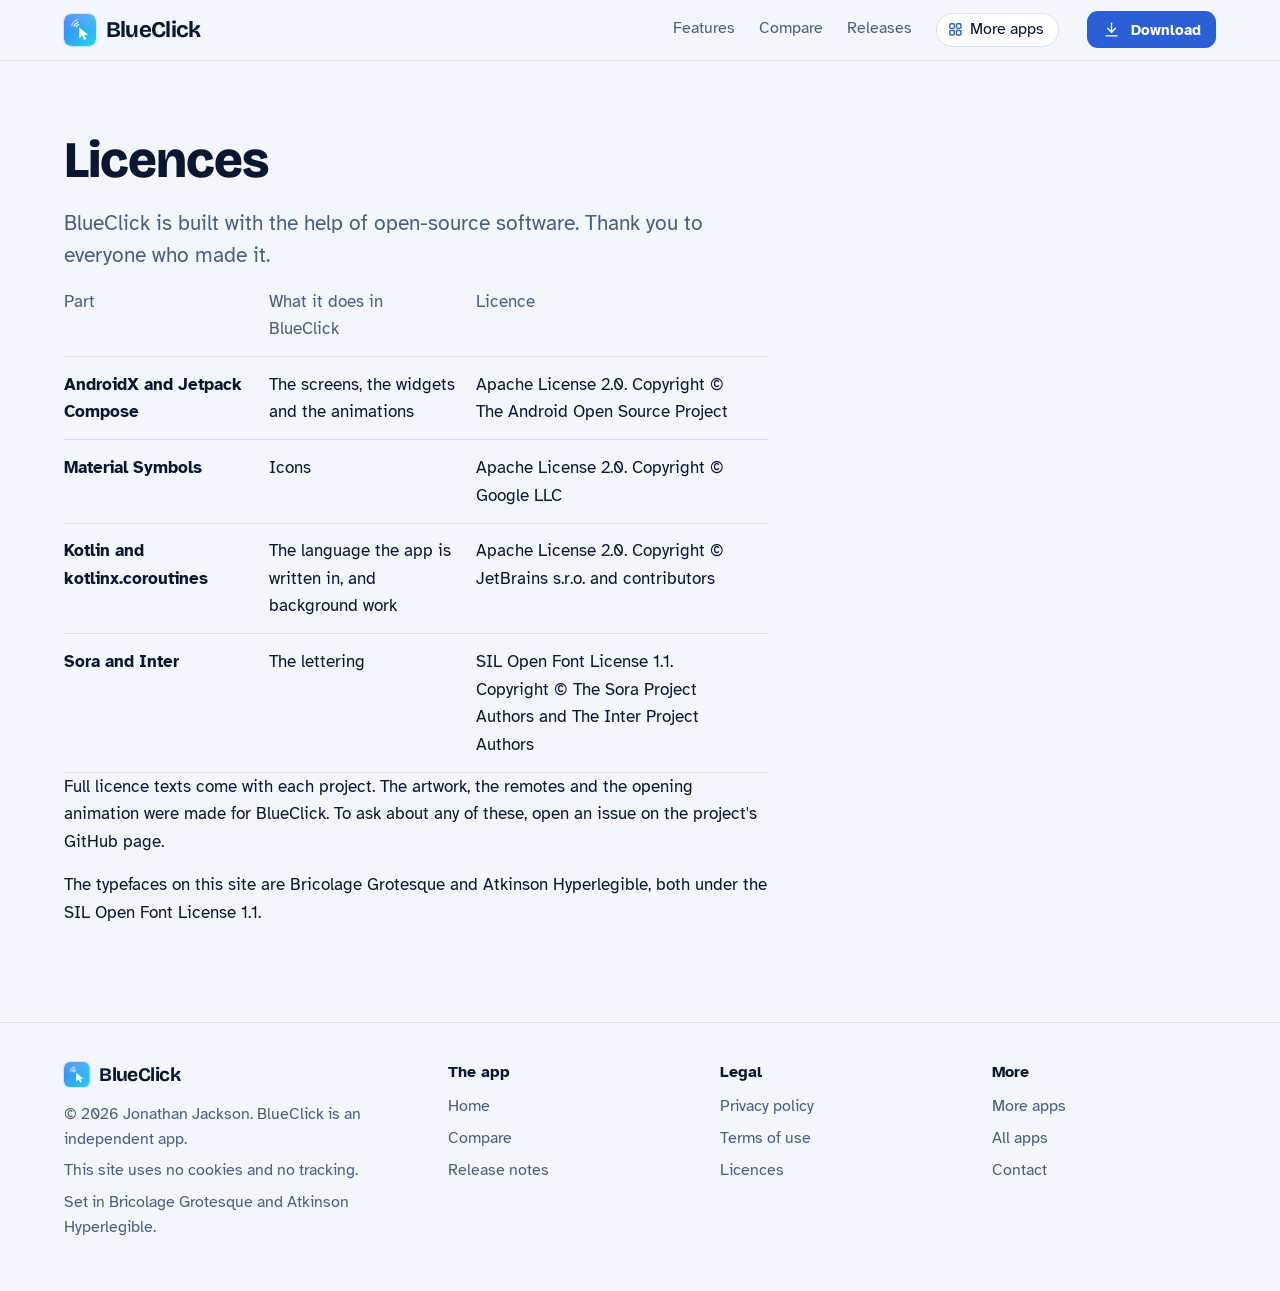
<file: licences.html>
<!DOCTYPE html>
<html lang="en-GB">
<head>
<meta charset="utf-8">
<meta name="viewport" content="width=device-width, initial-scale=1">
<title>BlueClick licences</title>
<meta name="description" content="The open-source parts inside BlueClick and their licences.">
<meta name="author" content="Jonathan Jackson">
<link rel="canonical" href="https://customgpter.github.io/blueclick/licences.html">
<meta name="theme-color" content="#f3f6fd" media="(prefers-color-scheme: light)">
<meta name="theme-color" content="#070d1c" media="(prefers-color-scheme: dark)">
<meta property="og:type" content="website">
<meta property="og:site_name" content="BlueClick">
<meta property="og:title" content="BlueClick licences">
<meta property="og:description" content="The open-source parts inside BlueClick and their licences.">
<meta property="og:url" content="https://customgpter.github.io/blueclick/licences.html">
<meta property="og:image" content="https://customgpter.github.io/blueclick/assets/og.png">
<meta property="og:image:width" content="1200">
<meta property="og:image:height" content="630">
<meta property="og:image:alt" content="BlueClick&#x27;s TV remote: a round D-pad, home and back, channel and volume rockers and media keys">
<meta property="og:locale" content="en_GB">
<meta name="twitter:card" content="summary_large_image">
<link rel="icon" href="./assets/favicon.svg" type="image/svg+xml">
<link rel="apple-touch-icon" href="./assets/apple-touch-icon.png">
<link rel="preload" href="./assets/fonts/bricolage-grotesque-latin.woff2" as="font" type="font/woff2" crossorigin>
<link rel="preload" href="./assets/fonts/atkinson-hyperlegible-latin-400-normal.woff2" as="font" type="font/woff2" crossorigin>
<link rel="stylesheet" href="./assets/site.css?v=1">
<link rel="stylesheet" href="./assets/house.css?v=1">
<link rel="stylesheet" href="./assets/apps-list.css?v=1">
<script src="./assets/apps-list.js?v=1" defer></script>
</head>
<body>
<a class="skip" href="#main">Skip to content</a>
<header class="masthead">
<div class="wrap">
<a class="brand" href="./" aria-label="BlueClick home"><svg viewBox="0 0 108 108" aria-hidden="true"><defs><linearGradient id="bcbg" x1="0" y1="0" x2="108" y2="108" gradientUnits="userSpaceOnUse"><stop offset="0" stop-color="#3D7BFF"/><stop offset="1" stop-color="#22D3EE"/></linearGradient><linearGradient id="bcsh" x1="0" y1="0" x2="0" y2="58" gradientUnits="userSpaceOnUse"><stop offset="0" stop-color="#fff" stop-opacity=".19"/><stop offset="1" stop-color="#fff" stop-opacity="0"/></linearGradient></defs><rect width="108" height="108" rx="24" fill="url(#bcbg)"/><path d="M0 24A24 24 0 0 1 24 0H84A24 24 0 0 1 108 24V58H0Z" fill="url(#bcsh)"/><g transform="translate(54 54) scale(1.3) translate(-54 -54)"><path fill="#fff" d="M52.20 47.52L52.20 75.60L59.76 68.76L65.16 79.92L70.56 77.40L65.16 66.60L75.24 66.60Z"/><g fill="none" stroke="#fff" stroke-width="3.31" stroke-linecap="round"><path d="M44.55 45.47A7.92 7.92 0 0 1 50.15 39.87"/><path opacity=".82" d="M38.64 43.89A14.04 14.04 0 0 1 48.57 33.96"/><path opacity=".64" d="M32.73 42.30A20.16 20.16 0 0 1 46.98 28.05"/></g></g></svg><span>BlueClick</span></a>
<nav aria-label="Main"><ul><li><a href="./#features">Features</a></li><li><a href="./compare.html">Compare</a></li><li><a href="./releases.html">Releases</a></li><li><a class="more-apps" href="./more-apps.html"><svg class="ico" viewBox="0 0 24 24" aria-hidden="true"><rect x="4" y="4" width="6.5" height="6.5" rx="1.6"/><rect x="13.5" y="4" width="6.5" height="6.5" rx="1.6"/><rect x="4" y="13.5" width="6.5" height="6.5" rx="1.6"/><rect x="13.5" y="13.5" width="6.5" height="6.5" rx="1.6"/></svg>More apps</a></li></ul></nav>
<a class="button small" href="https://github.com/CustomGPTer/blueclick/releases/latest/download/BlueClick.apk"><svg class="ico" viewBox="0 0 24 24" aria-hidden="true"><path d="M12 4v11"/><path d="M7 10.5l5 5 5-5"/><path d="M5 20h14"/></svg>Download</a>
</div>
</header>
<main id="main" class="doc">
<div class="wrap">
<div class="measure">
<h1>Licences</h1>
<p class="lede">BlueClick is built with the help of open-source software. Thank you to everyone who made it.</p>
<div class="scroll"><table><thead><tr><th scope="col">Part</th><th scope="col">What it does in BlueClick</th><th scope="col">Licence</th></tr></thead><tbody><tr><th scope="row">AndroidX and Jetpack Compose</th><td>The screens, the widgets and the animations</td><td>Apache License 2.0. Copyright &copy; The Android Open Source Project</td></tr><tr><th scope="row">Material Symbols</th><td>Icons</td><td>Apache License 2.0. Copyright &copy; Google LLC</td></tr><tr><th scope="row">Kotlin and kotlinx.coroutines</th><td>The language the app is written in, and background work</td><td>Apache License 2.0. Copyright &copy; JetBrains s.r.o. and contributors</td></tr><tr><th scope="row">Sora and Inter</th><td>The lettering</td><td>SIL Open Font License 1.1. Copyright &copy; The Sora Project Authors and The Inter Project Authors</td></tr></tbody></table></div>
<p>Full licence texts come with each project. The artwork, the remotes and the opening animation were made for BlueClick. To ask about any of these, open an issue on the project's GitHub page.</p>
<p>The typefaces on this site are Bricolage Grotesque and Atkinson Hyperlegible, both under the SIL Open Font License 1.1.</p>
</div>
</div>
</main>
<footer class="colophon">
<div class="wrap">
<div>
<a class="brand" href="./" aria-label="BlueClick home"><svg viewBox="0 0 108 108" aria-hidden="true"><defs><linearGradient id="bcbg" x1="0" y1="0" x2="108" y2="108" gradientUnits="userSpaceOnUse"><stop offset="0" stop-color="#3D7BFF"/><stop offset="1" stop-color="#22D3EE"/></linearGradient><linearGradient id="bcsh" x1="0" y1="0" x2="0" y2="58" gradientUnits="userSpaceOnUse"><stop offset="0" stop-color="#fff" stop-opacity=".19"/><stop offset="1" stop-color="#fff" stop-opacity="0"/></linearGradient></defs><rect width="108" height="108" rx="24" fill="url(#bcbg)"/><path d="M0 24A24 24 0 0 1 24 0H84A24 24 0 0 1 108 24V58H0Z" fill="url(#bcsh)"/><g transform="translate(54 54) scale(1.3) translate(-54 -54)"><path fill="#fff" d="M52.20 47.52L52.20 75.60L59.76 68.76L65.16 79.92L70.56 77.40L65.16 66.60L75.24 66.60Z"/><g fill="none" stroke="#fff" stroke-width="3.31" stroke-linecap="round"><path d="M44.55 45.47A7.92 7.92 0 0 1 50.15 39.87"/><path opacity=".82" d="M38.64 43.89A14.04 14.04 0 0 1 48.57 33.96"/><path opacity=".64" d="M32.73 42.30A20.16 20.16 0 0 1 46.98 28.05"/></g></g></svg><span>BlueClick</span></a>
<p>&copy; 2026 Jonathan Jackson. BlueClick is an independent app.</p>
<p>This site uses no cookies and no tracking.</p>
<p>Set in Bricolage Grotesque and Atkinson Hyperlegible.</p>
</div>
<nav aria-label="The app"><h2>The app</h2><ul>
<li><a href="./">Home</a></li>
<li><a href="./compare.html">Compare</a></li>
<li><a href="./releases.html">Release notes</a></li>

</ul></nav>
<nav aria-label="Legal"><h2>Legal</h2><ul>
<li><a href="./privacy.html">Privacy policy</a></li>
<li><a href="./terms.html">Terms of use</a></li>
<li><a href="./licences.html">Licences</a></li>
</ul></nav>
<nav aria-label="More"><h2>More</h2><ul>
<li><a href="./more-apps.html">More apps</a></li>
<li><a href="https://customgpter.github.io/">All apps</a></li>
<li><a href="https://github.com/CustomGPTer/blueclick/issues">Contact</a></li>
</ul></nav>
</div>
</footer>
</body>
</html>
</file>
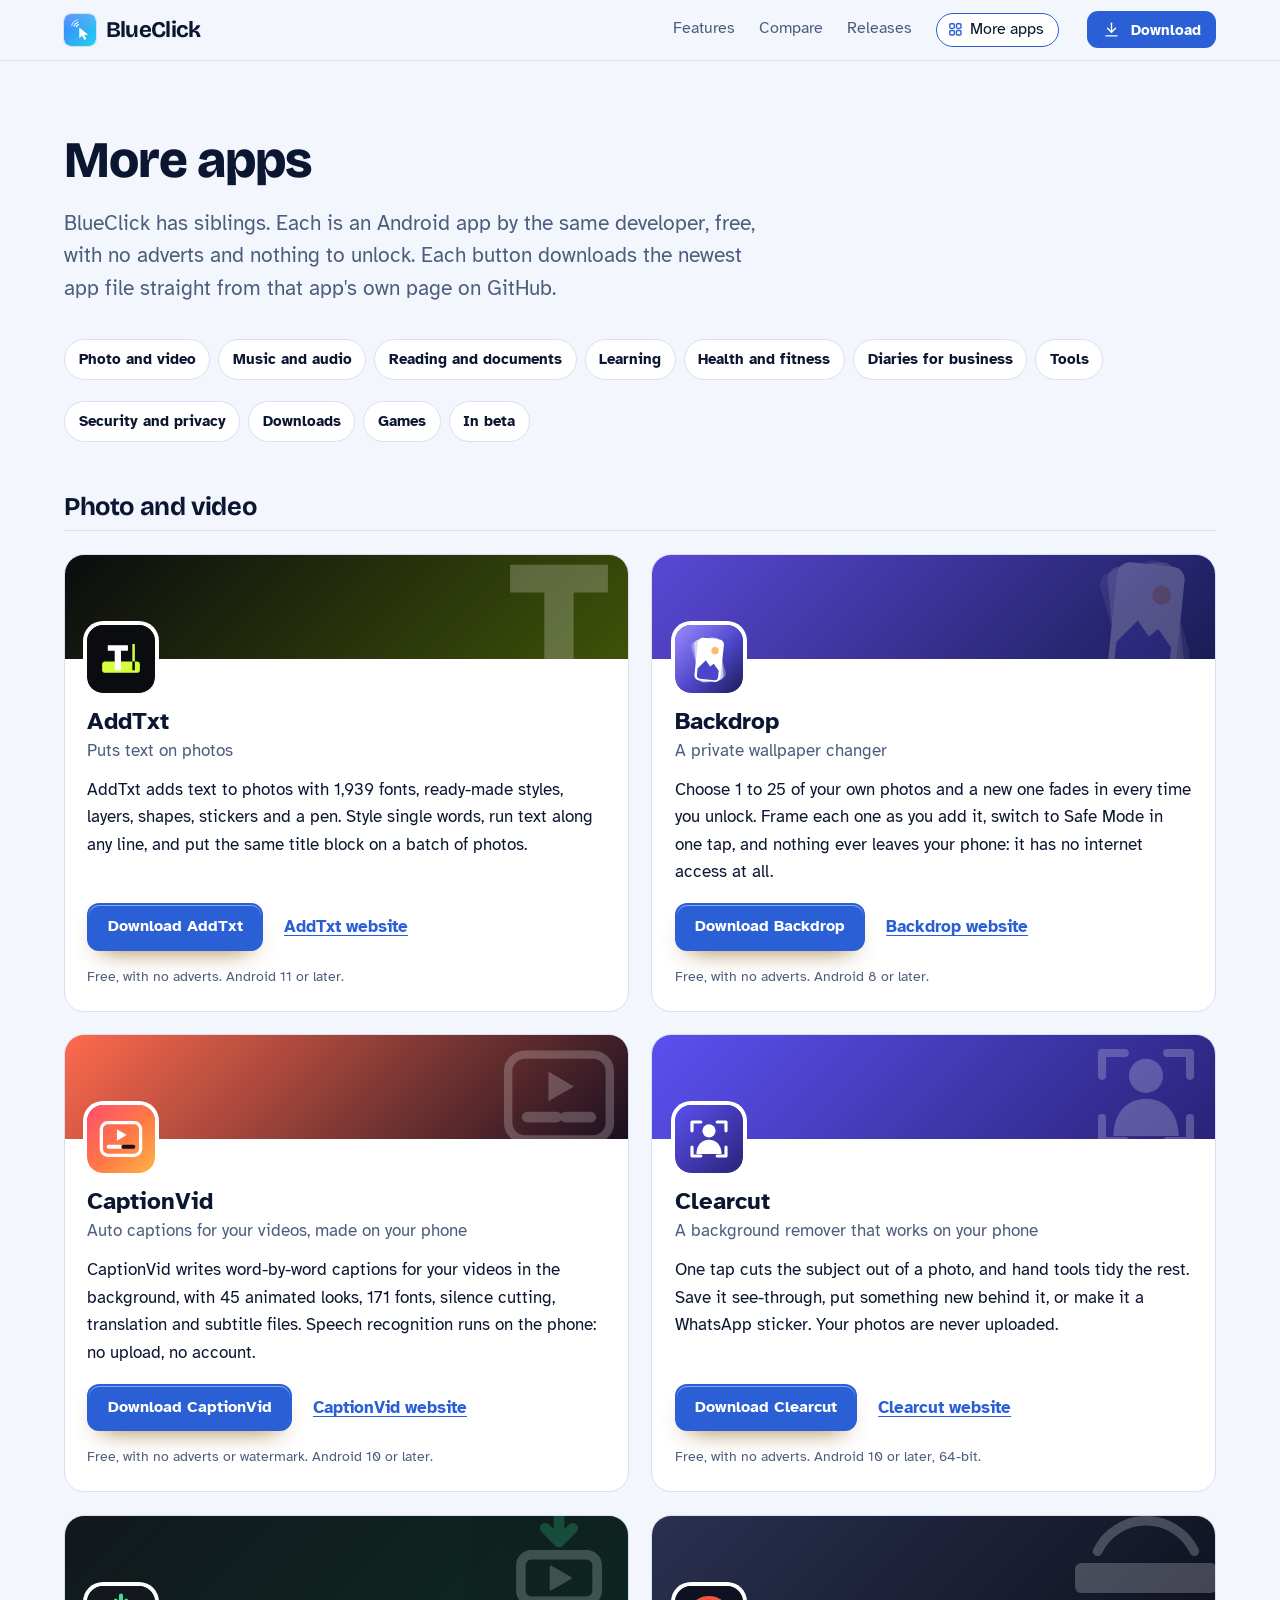
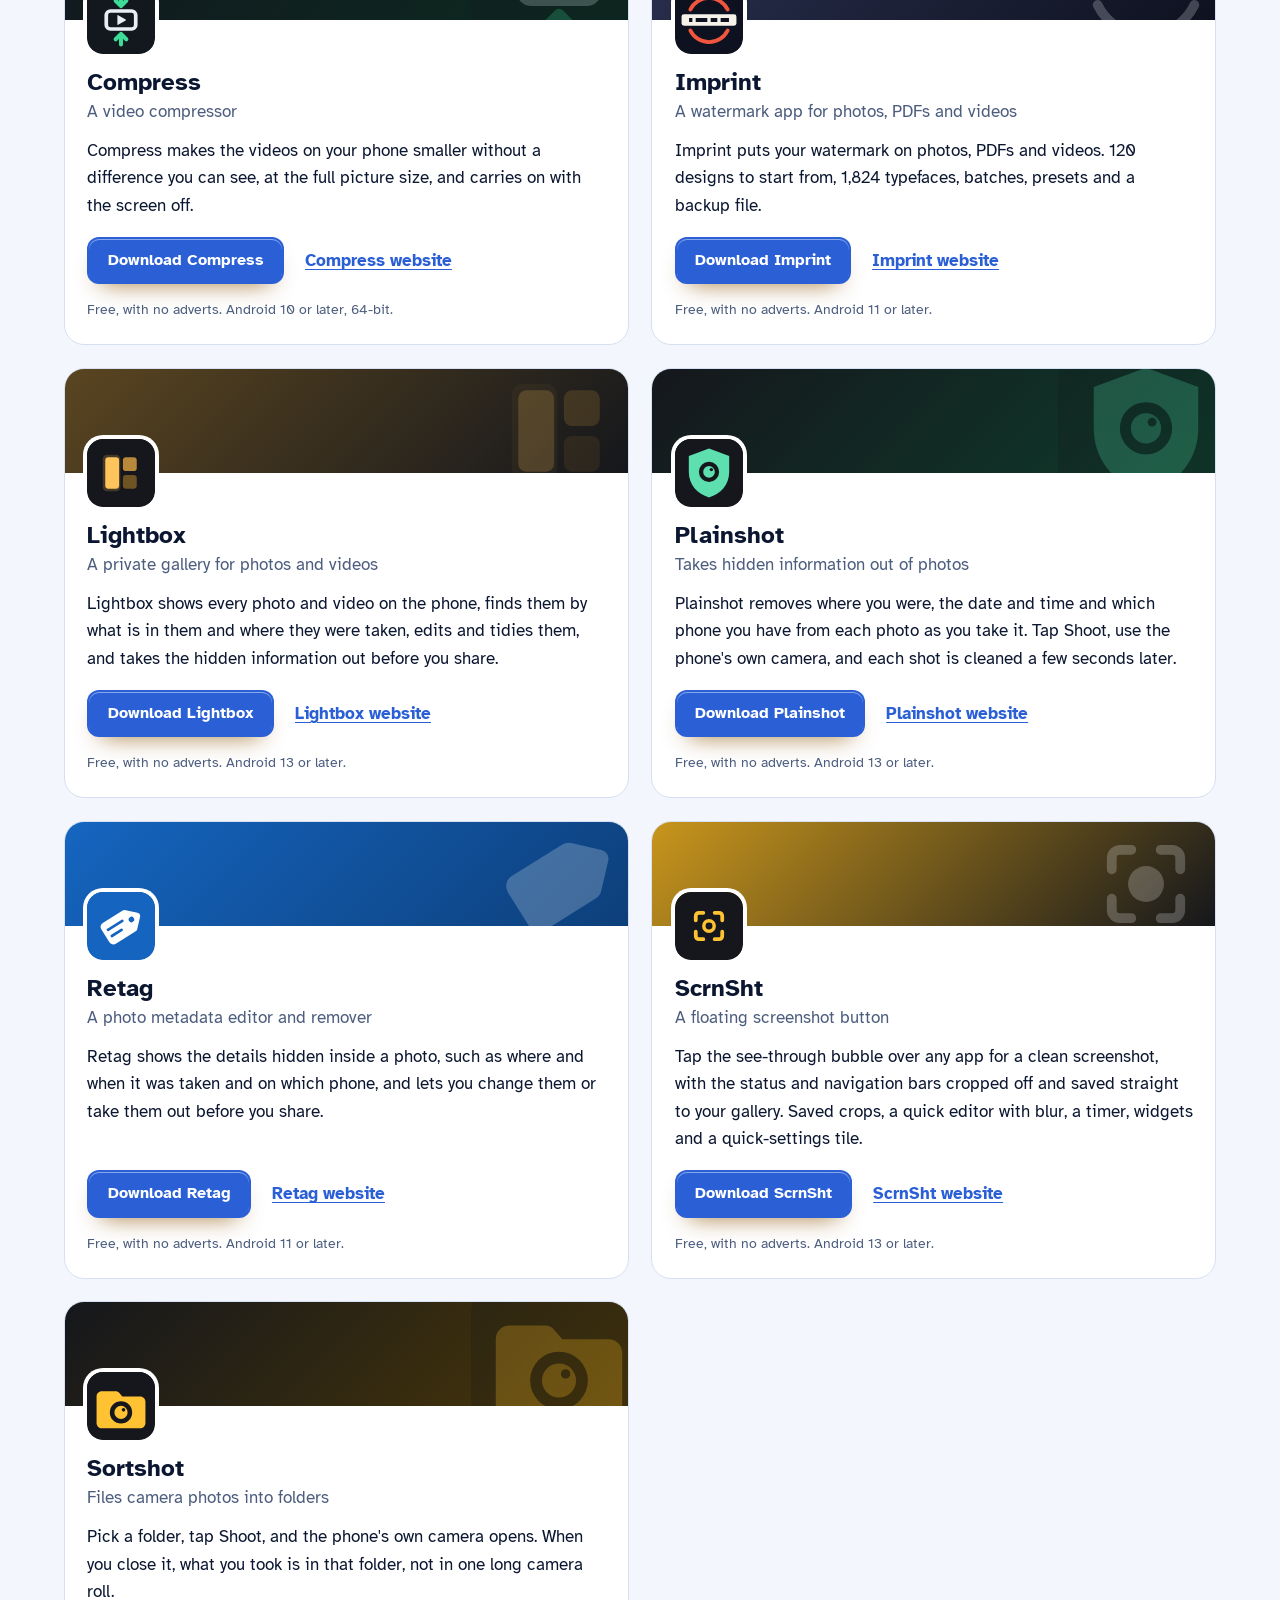
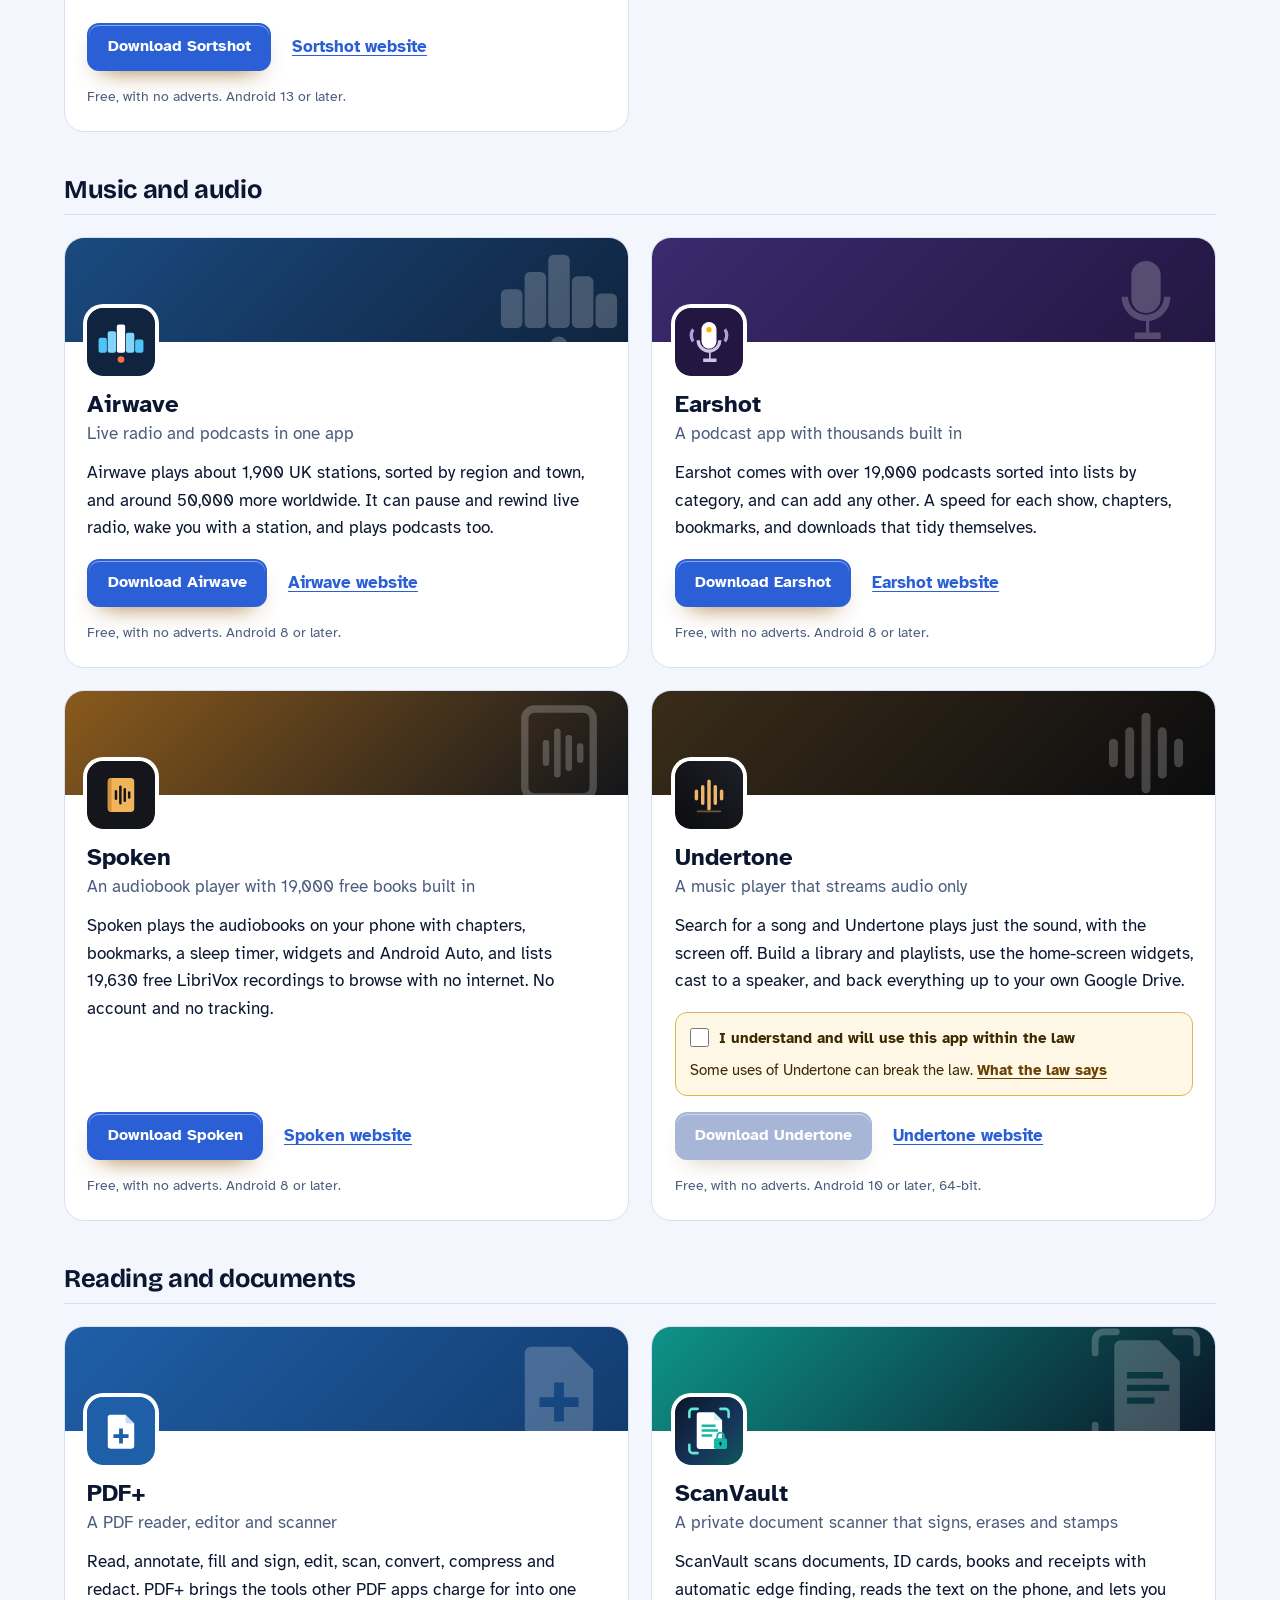
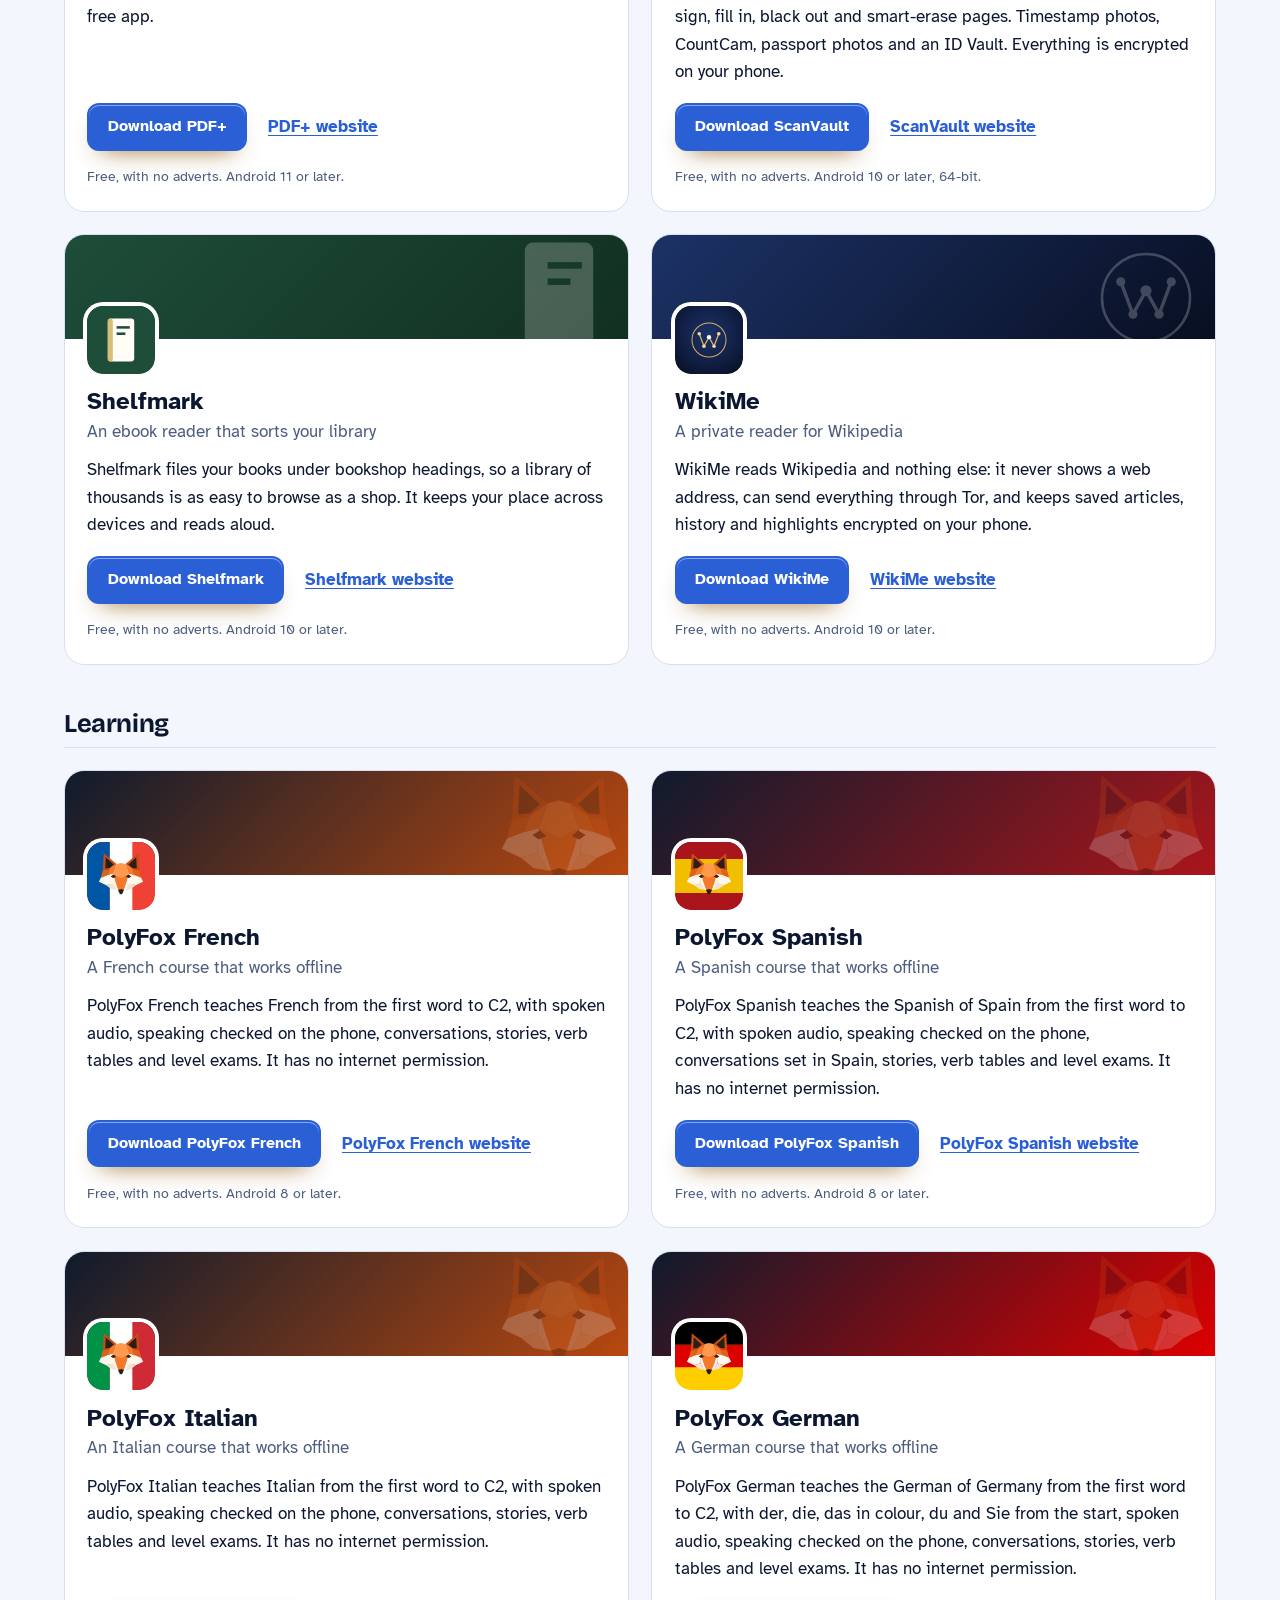
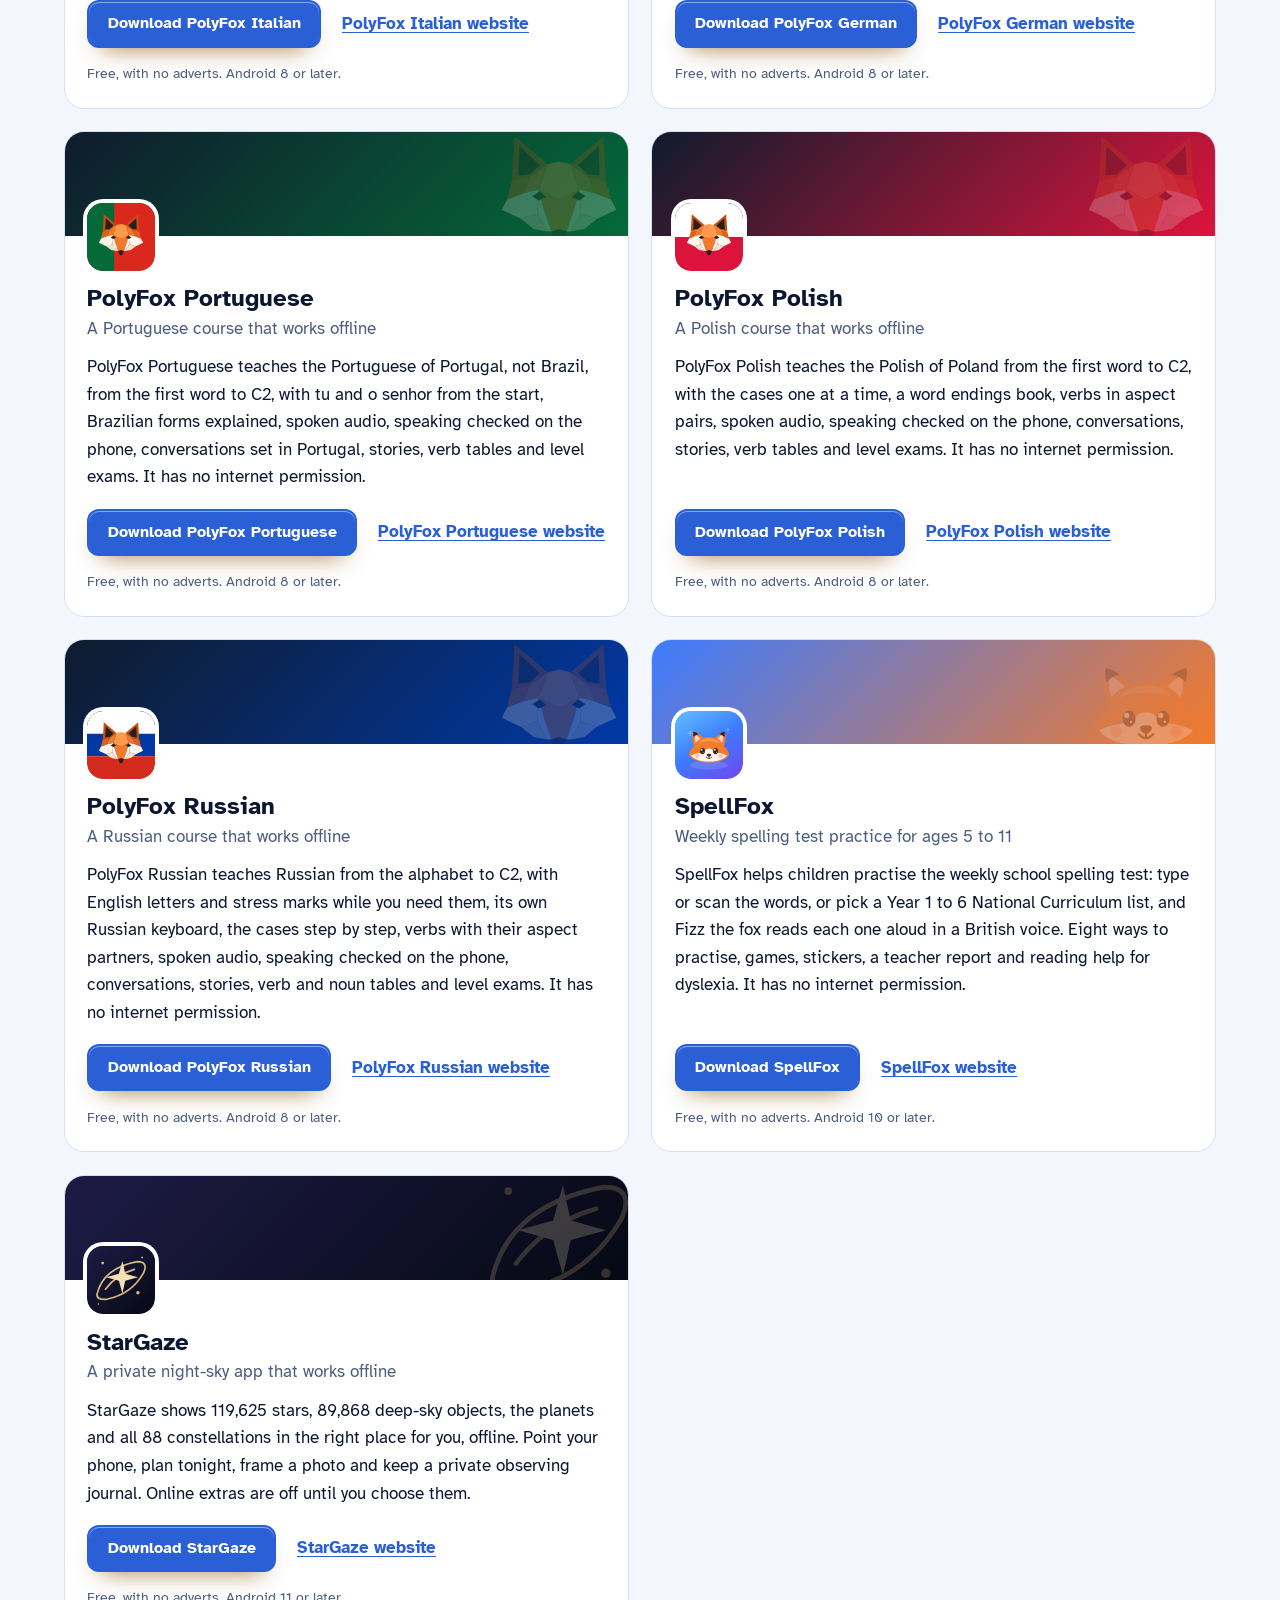
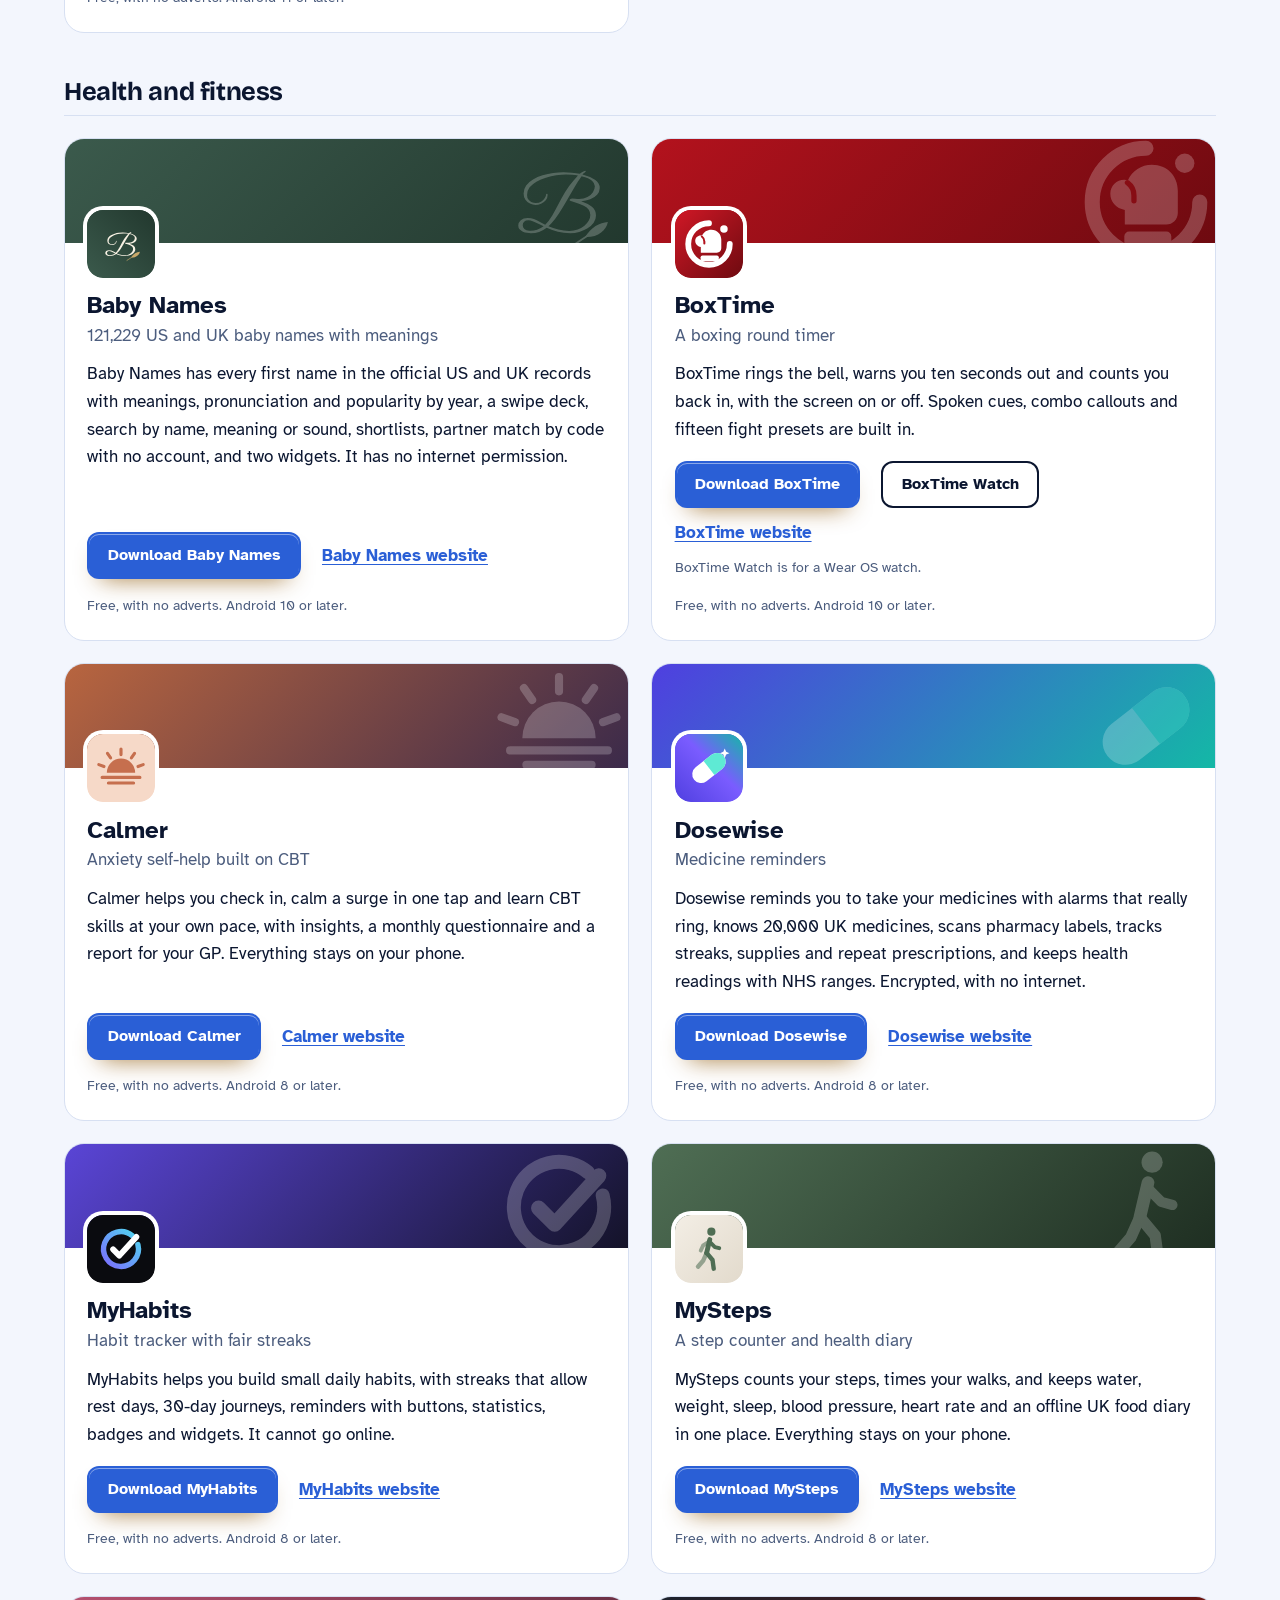
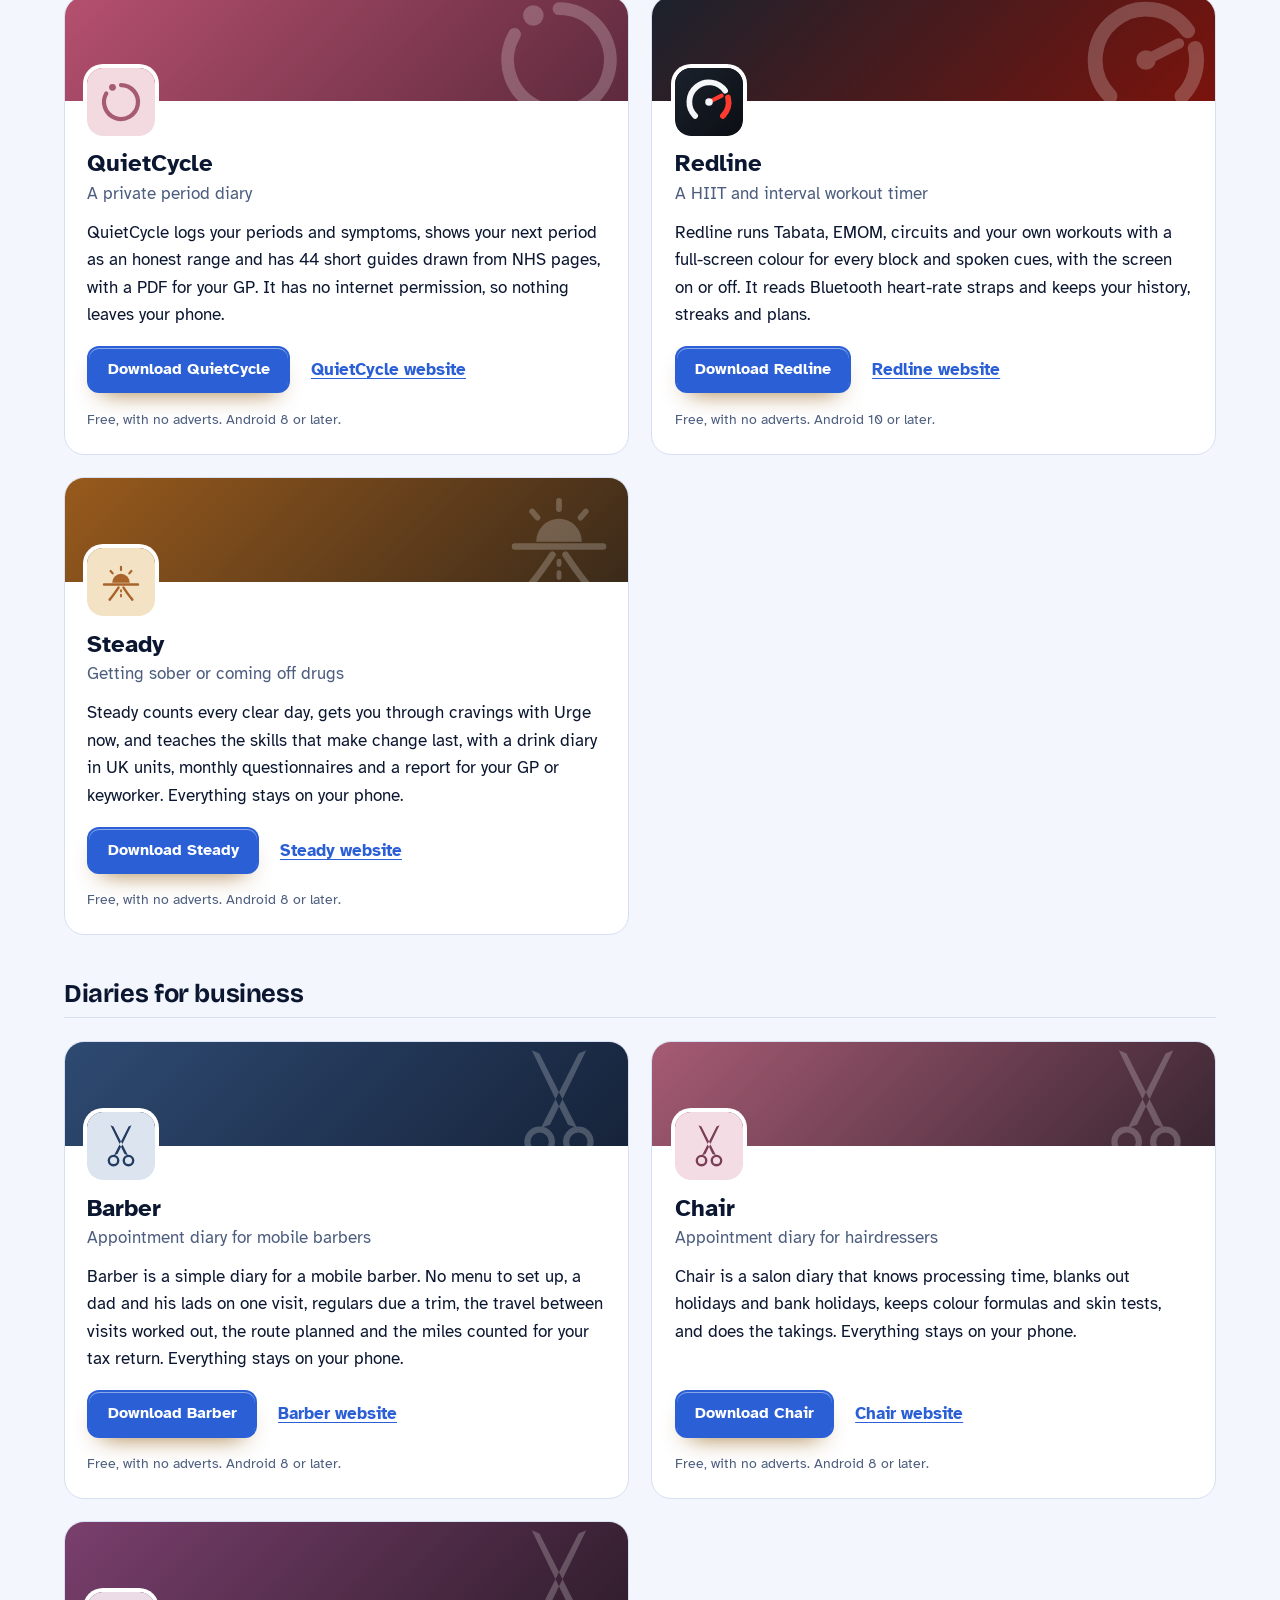
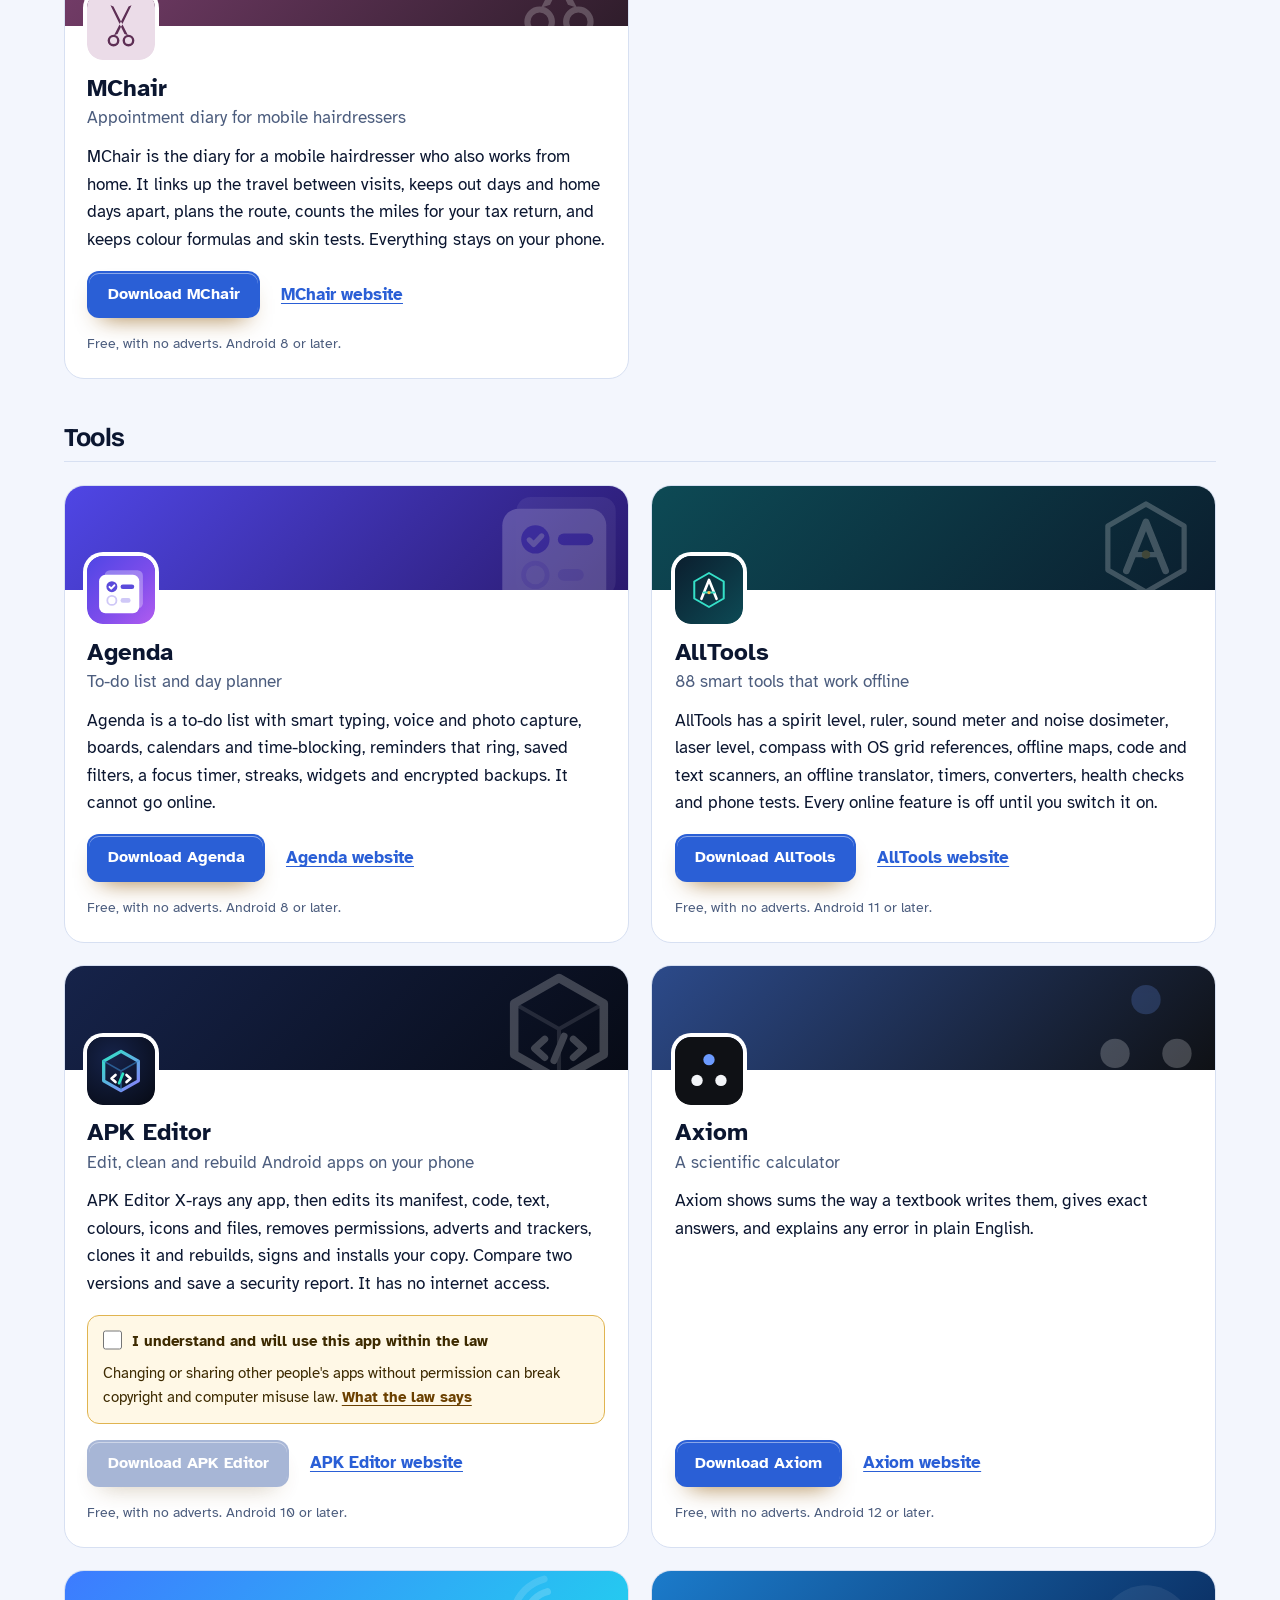
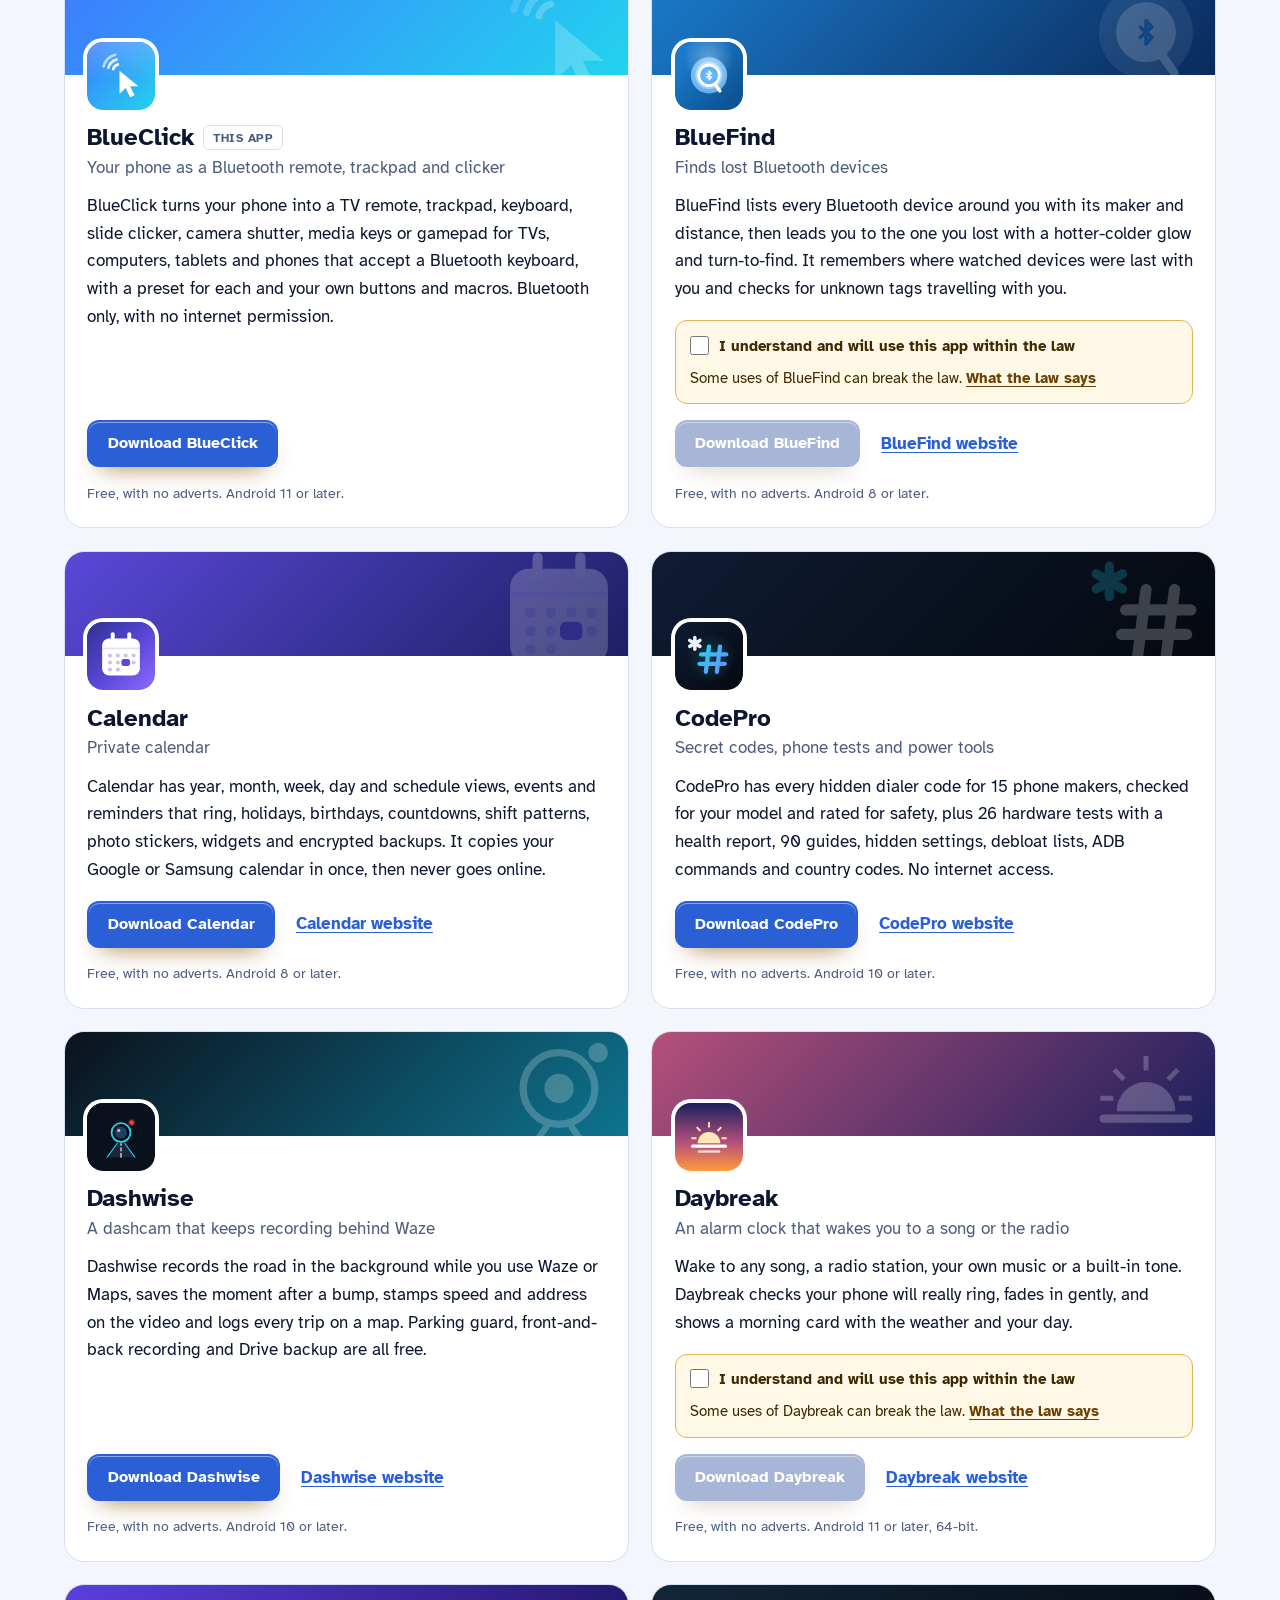
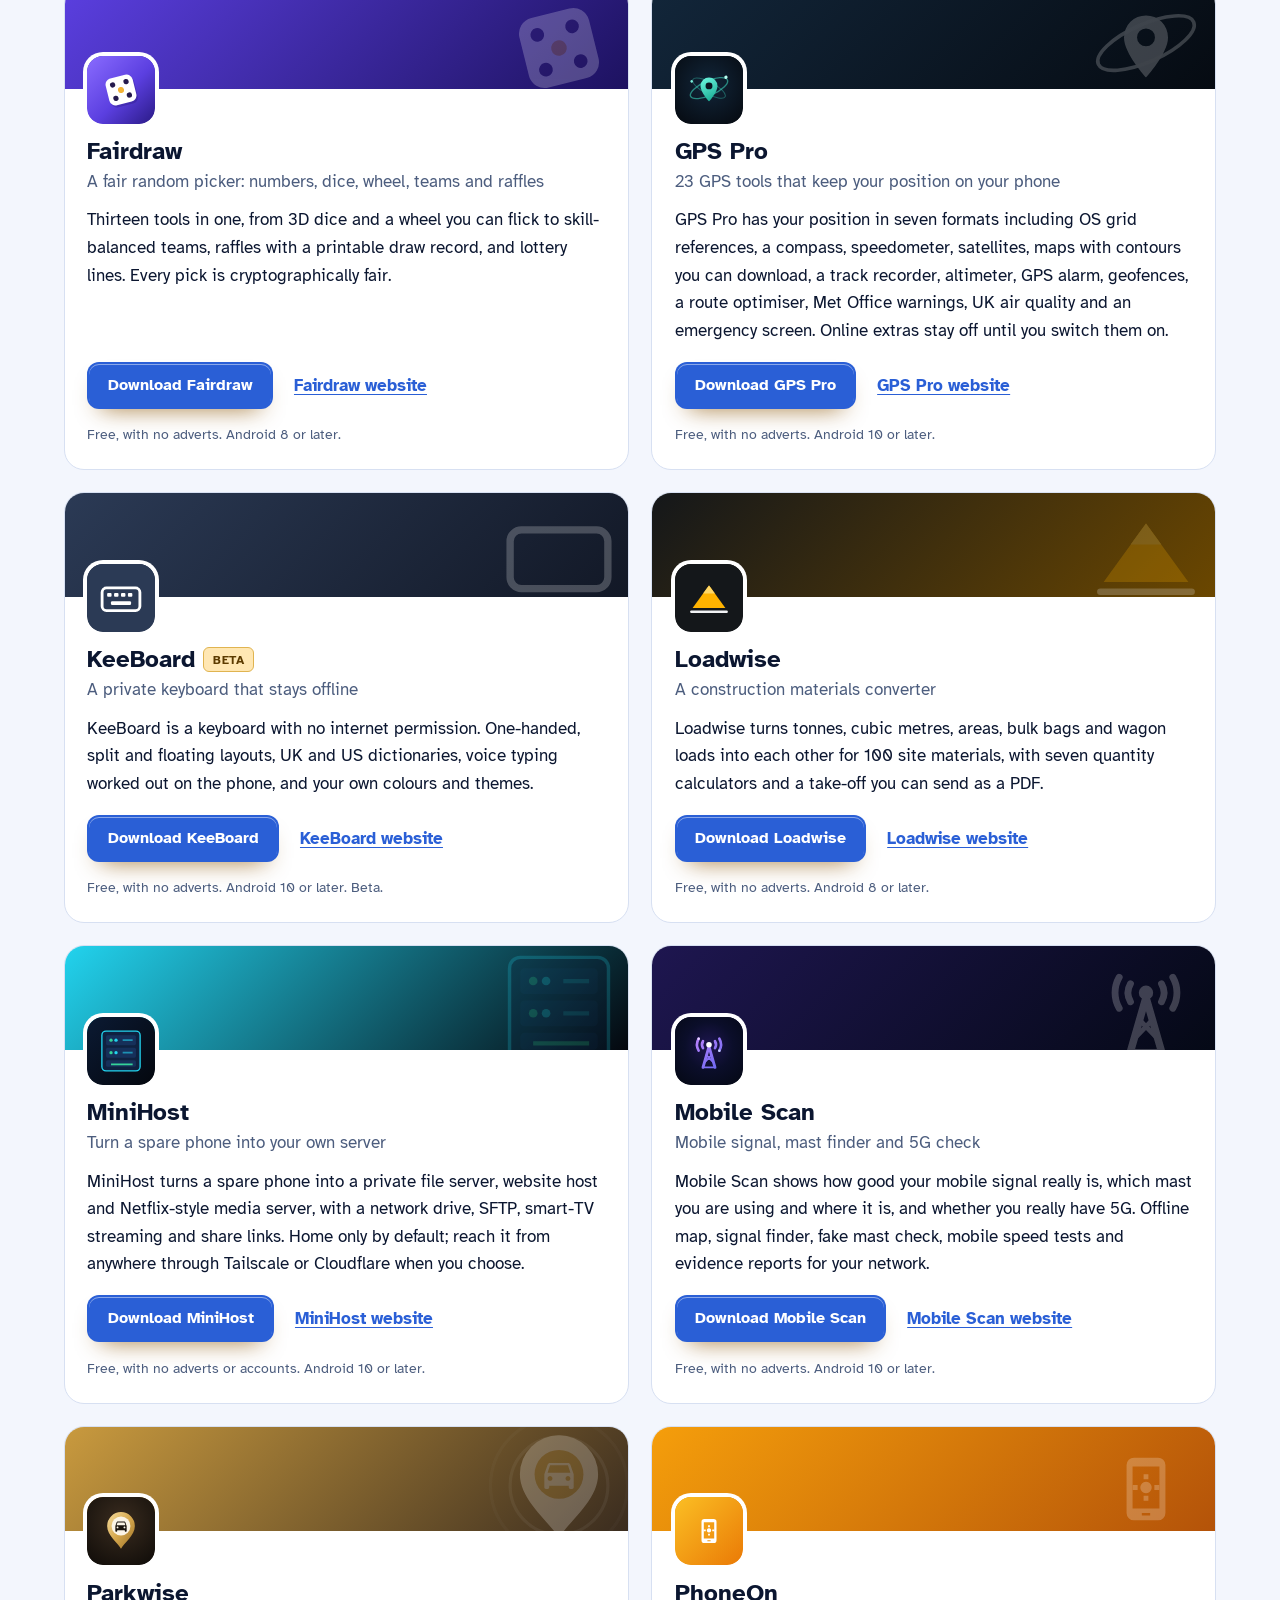
<file: more-apps.html>
<!DOCTYPE html>
<html lang="en-GB">
<head>
<meta charset="utf-8">
<meta name="viewport" content="width=device-width, initial-scale=1">
<title>More free Android apps from the maker of BlueClick</title>
<meta name="description" content="All 101 free Android apps from the maker of BlueClick, in one list by category, each with its download and a link to its website.">
<meta name="author" content="Jonathan Jackson">
<link rel="canonical" href="https://customgpter.github.io/blueclick/more-apps.html">
<meta name="theme-color" content="#f3f6fd" media="(prefers-color-scheme: light)">
<meta name="theme-color" content="#070d1c" media="(prefers-color-scheme: dark)">
<meta property="og:type" content="website">
<meta property="og:site_name" content="BlueClick">
<meta property="og:title" content="More free Android apps from the maker of BlueClick">
<meta property="og:description" content="All 101 free Android apps from the maker of BlueClick, in one list by category, each with its download and a link to its website.">
<meta property="og:url" content="https://customgpter.github.io/blueclick/more-apps.html">
<meta property="og:image" content="https://customgpter.github.io/blueclick/assets/og.png">
<meta property="og:image:width" content="1200">
<meta property="og:image:height" content="630">
<meta property="og:image:alt" content="BlueClick&#x27;s TV remote: a round D-pad, home and back, channel and volume rockers and media keys">
<meta property="og:locale" content="en_GB">
<meta name="twitter:card" content="summary_large_image">
<link rel="icon" href="./assets/favicon.svg" type="image/svg+xml">
<link rel="apple-touch-icon" href="./assets/apple-touch-icon.png">
<link rel="preload" href="./assets/fonts/bricolage-grotesque-latin.woff2" as="font" type="font/woff2" crossorigin>
<link rel="preload" href="./assets/fonts/atkinson-hyperlegible-latin-400-normal.woff2" as="font" type="font/woff2" crossorigin>
<link rel="stylesheet" href="./assets/site.css?v=1">
<link rel="stylesheet" href="./assets/house.css?v=1">
<script type="application/ld+json">{"@context":"https://schema.org","@type":"ItemList","name":"Apps from the maker of BlueClick","url":"https://customgpter.github.io/blueclick/more-apps.html","itemListElement":[{"@type":"ListItem","position":1,"name":"AddTxt","url":"https://customgpter.github.io/addtxt/"},{"@type":"ListItem","position":2,"name":"Backdrop","url":"https://customgpter.github.io/backdrop/"},{"@type":"ListItem","position":3,"name":"CaptionVid","url":"https://customgpter.github.io/captionvid/"},{"@type":"ListItem","position":4,"name":"Clearcut","url":"https://customgpter.github.io/clearcut/"},{"@type":"ListItem","position":5,"name":"Compress","url":"https://customgpter.github.io/compress/"},{"@type":"ListItem","position":6,"name":"Imprint","url":"https://customgpter.github.io/imprint/"},{"@type":"ListItem","position":7,"name":"Lightbox","url":"https://customgpter.github.io/lightbox/"},{"@type":"ListItem","position":8,"name":"Plainshot","url":"https://customgpter.github.io/plainshot/"},{"@type":"ListItem","position":9,"name":"Retag","url":"https://customgpter.github.io/retag/"},{"@type":"ListItem","position":10,"name":"ScrnSht","url":"https://customgpter.github.io/scrnsht/"},{"@type":"ListItem","position":11,"name":"Sortshot","url":"https://customgpter.github.io/sortshot/"},{"@type":"ListItem","position":12,"name":"Airwave","url":"https://customgpter.github.io/airwave/"},{"@type":"ListItem","position":13,"name":"Earshot","url":"https://customgpter.github.io/earshot/"},{"@type":"ListItem","position":14,"name":"Spoken","url":"https://customgpter.github.io/spoken/"},{"@type":"ListItem","position":15,"name":"Undertone","url":"https://customgpter.github.io/undertone/"},{"@type":"ListItem","position":16,"name":"PDF+","url":"https://customgpter.github.io/pdfplus/"},{"@type":"ListItem","position":17,"name":"ScanVault","url":"https://customgpter.github.io/scanvault/"},{"@type":"ListItem","position":18,"name":"Shelfmark","url":"https://customgpter.github.io/shelfmark/"},{"@type":"ListItem","position":19,"name":"WikiMe","url":"https://customgpter.github.io/wikime/"},{"@type":"ListItem","position":20,"name":"PolyFox French","url":"https://customgpter.github.io/polyfox/"},{"@type":"ListItem","position":21,"name":"PolyFox Spanish","url":"https://customgpter.github.io/polyfox-spanish/"},{"@type":"ListItem","position":22,"name":"PolyFox Italian","url":"https://customgpter.github.io/polyfox-italian/"},{"@type":"ListItem","position":23,"name":"PolyFox German","url":"https://customgpter.github.io/polyfox-german/"},{"@type":"ListItem","position":24,"name":"PolyFox Portuguese","url":"https://customgpter.github.io/polyfox-portuguese/"},{"@type":"ListItem","position":25,"name":"PolyFox Polish","url":"https://customgpter.github.io/polyfox-polish/"},{"@type":"ListItem","position":26,"name":"PolyFox Russian","url":"https://customgpter.github.io/polyfox-russian/"},{"@type":"ListItem","position":27,"name":"SpellFox","url":"https://customgpter.github.io/spellfox/"},{"@type":"ListItem","position":28,"name":"StarGaze","url":"https://customgpter.github.io/stargaze/"},{"@type":"ListItem","position":29,"name":"Baby Names","url":"https://customgpter.github.io/babynames/"},{"@type":"ListItem","position":30,"name":"BoxTime","url":"https://customgpter.github.io/boxtime/"},{"@type":"ListItem","position":31,"name":"Calmer","url":"https://customgpter.github.io/calmer/"},{"@type":"ListItem","position":32,"name":"Dosewise","url":"https://customgpter.github.io/dosewise/"},{"@type":"ListItem","position":33,"name":"MyHabits","url":"https://customgpter.github.io/myhabits/"},{"@type":"ListItem","position":34,"name":"MySteps","url":"https://customgpter.github.io/mysteps/"},{"@type":"ListItem","position":35,"name":"QuietCycle","url":"https://customgpter.github.io/quietcycle/"},{"@type":"ListItem","position":36,"name":"Redline","url":"https://customgpter.github.io/redline/"},{"@type":"ListItem","position":37,"name":"Steady","url":"https://customgpter.github.io/steady/"},{"@type":"ListItem","position":38,"name":"Barber","url":"https://customgpter.github.io/barber/"},{"@type":"ListItem","position":39,"name":"Chair","url":"https://customgpter.github.io/chair/"},{"@type":"ListItem","position":40,"name":"MChair","url":"https://customgpter.github.io/mchair/"},{"@type":"ListItem","position":41,"name":"Agenda","url":"https://customgpter.github.io/agenda/"},{"@type":"ListItem","position":42,"name":"AllTools","url":"https://customgpter.github.io/alltools/"},{"@type":"ListItem","position":43,"name":"APK Editor","url":"https://customgpter.github.io/apkeditor/"},{"@type":"ListItem","position":44,"name":"Axiom","url":"https://customgpter.github.io/axiom/"},{"@type":"ListItem","position":45,"name":"BlueClick","url":"https://customgpter.github.io/blueclick/"},{"@type":"ListItem","position":46,"name":"BlueFind","url":"https://customgpter.github.io/bluefind/"},{"@type":"ListItem","position":47,"name":"Calendar","url":"https://customgpter.github.io/calendar/"},{"@type":"ListItem","position":48,"name":"CodePro","url":"https://customgpter.github.io/codepro/"},{"@type":"ListItem","position":49,"name":"Dashwise","url":"https://customgpter.github.io/dashwise/"},{"@type":"ListItem","position":50,"name":"Daybreak","url":"https://customgpter.github.io/daybreak/"},{"@type":"ListItem","position":51,"name":"Fairdraw","url":"https://customgpter.github.io/fairdraw/"},{"@type":"ListItem","position":52,"name":"GPS Pro","url":"https://customgpter.github.io/gpspro/"},{"@type":"ListItem","position":53,"name":"KeeBoard","url":"https://customgpter.github.io/keeboard/"},{"@type":"ListItem","position":54,"name":"Loadwise","url":"https://customgpter.github.io/loadwise/"},{"@type":"ListItem","position":55,"name":"MiniHost","url":"https://customgpter.github.io/minihost/"},{"@type":"ListItem","position":56,"name":"Mobile Scan","url":"https://customgpter.github.io/mobilescan/"},{"@type":"ListItem","position":57,"name":"Parkwise","url":"https://customgpter.github.io/parkwise/"},{"@type":"ListItem","position":58,"name":"PhoneOn","url":"https://customgpter.github.io/phoneon/"},{"@type":"ListItem","position":59,"name":"Pocketmind","url":"https://customgpter.github.io/pocketmind/"},{"@type":"ListItem","position":60,"name":"Refine","url":"https://customgpter.github.io/refine/"},{"@type":"ListItem","position":61,"name":"Shiftwise","url":"https://customgpter.github.io/shiftwise/"},{"@type":"ListItem","position":62,"name":"SimpleCalc","url":"https://customgpter.github.io/simplecalc/"},{"@type":"ListItem","position":63,"name":"Skyline","url":"https://customgpter.github.io/skyline/"},{"@type":"ListItem","position":64,"name":"Slipway","url":"https://customgpter.github.io/slipway/"},{"@type":"ListItem","position":65,"name":"Tagger","url":"https://customgpter.github.io/tagger/"},{"@type":"ListItem","position":66,"name":"TotalClean","url":"https://customgpter.github.io/totalclean/"},{"@type":"ListItem","position":67,"name":"TVLink","url":"https://customgpter.github.io/tvlink/"},{"@type":"ListItem","position":68,"name":"Unbox","url":"https://customgpter.github.io/unbox/"},{"@type":"ListItem","position":69,"name":"WhatsKeep","url":"https://customgpter.github.io/whatskeep/"},{"@type":"ListItem","position":70,"name":"WiFi Scan","url":"https://customgpter.github.io/wifiscan/"},{"@type":"ListItem","position":71,"name":"Auditly","url":"https://customgpter.github.io/auditly/"},{"@type":"ListItem","position":72,"name":"Backchannel","url":"https://customgpter.github.io/backchannel/"},{"@type":"ListItem","position":73,"name":"ENotes","url":"https://customgpter.github.io/enotes/"},{"@type":"ListItem","position":74,"name":"FindMe","url":"https://customgpter.github.io/findme/"},{"@type":"ListItem","position":75,"name":"iLock","url":"https://customgpter.github.io/ilock/"},{"@type":"ListItem","position":76,"name":"ImSafe","url":"https://customgpter.github.io/imsafe/"},{"@type":"ListItem","position":77,"name":"IShred","url":"https://customgpter.github.io/ishred/"},{"@type":"ListItem","position":78,"name":"LockBox","url":"https://customgpter.github.io/lockbox/"},{"@type":"ListItem","position":79,"name":"PassVault","url":"https://customgpter.github.io/passvault/"},{"@type":"ListItem","position":80,"name":"SpyFind","url":"https://customgpter.github.io/spyfind/"},{"@type":"ListItem","position":81,"name":"TextWipe","url":"https://customgpter.github.io/textwipe/"},{"@type":"ListItem","position":82,"name":"Tracewire","url":"https://customgpter.github.io/tracewire/"},{"@type":"ListItem","position":83,"name":"Vigil","url":"https://customgpter.github.io/vigil/"},{"@type":"ListItem","position":84,"name":"Grab","url":"https://customgpter.github.io/grab/"},{"@type":"ListItem","position":85,"name":"Swarm","url":"https://customgpter.github.io/swarm/"},{"@type":"ListItem","position":86,"name":"Plane Games","url":"https://customgpter.github.io/plane-games/"},{"@type":"ListItem","position":87,"name":"Ninefold","url":"https://customgpter.github.io/ninefold/"},{"@type":"ListItem","position":88,"name":"Cubewise","url":"https://customgpter.github.io/cubewise/"},{"@type":"ListItem","position":89,"name":"Tilewise","url":"https://customgpter.github.io/tilewise/"},{"@type":"ListItem","position":90,"name":"Letterwise","url":"https://customgpter.github.io/letterwise/"},{"@type":"ListItem","position":91,"name":"Kingside","url":"https://customgpter.github.io/kingside/"},{"@type":"ListItem","position":92,"name":"Deckhand","url":"https://customgpter.github.io/deckhand/"},{"@type":"ListItem","position":93,"name":"SNESForge","url":"https://customgpter.github.io/snesforge/"},{"@type":"ListItem","position":94,"name":"Fame Boy","url":"https://customgpter.github.io/fameboy/"},{"@type":"ListItem","position":95,"name":"PSPPro","url":"https://customgpter.github.io/psppro/"},{"@type":"ListItem","position":96,"name":"MegaGen","url":"https://customgpter.github.io/megagen/"},{"@type":"ListItem","position":97,"name":"QVR","url":"https://customgpter.github.io/qvr/"},{"@type":"ListItem","position":98,"name":"QVR Watch","url":"https://customgpter.github.io/qvr-watch/"},{"@type":"ListItem","position":99,"name":"QVRLite","url":"https://customgpter.github.io/qvrlite/"},{"@type":"ListItem","position":100,"name":"Onionz","url":"https://customgpter.github.io/onionz/"},{"@type":"ListItem","position":101,"name":"OnionzWeb","url":"https://customgpter.github.io/onionzweb/"}]}</script>
<link rel="stylesheet" href="./assets/apps-list.css?v=1">
<script src="./assets/apps-list.js?v=1" defer></script>
</head>
<body>
<a class="skip" href="#main">Skip to content</a>
<header class="masthead">
<div class="wrap">
<a class="brand" href="./" aria-label="BlueClick home"><svg viewBox="0 0 108 108" aria-hidden="true"><defs><linearGradient id="bcbg" x1="0" y1="0" x2="108" y2="108" gradientUnits="userSpaceOnUse"><stop offset="0" stop-color="#3D7BFF"/><stop offset="1" stop-color="#22D3EE"/></linearGradient><linearGradient id="bcsh" x1="0" y1="0" x2="0" y2="58" gradientUnits="userSpaceOnUse"><stop offset="0" stop-color="#fff" stop-opacity=".19"/><stop offset="1" stop-color="#fff" stop-opacity="0"/></linearGradient></defs><rect width="108" height="108" rx="24" fill="url(#bcbg)"/><path d="M0 24A24 24 0 0 1 24 0H84A24 24 0 0 1 108 24V58H0Z" fill="url(#bcsh)"/><g transform="translate(54 54) scale(1.3) translate(-54 -54)"><path fill="#fff" d="M52.20 47.52L52.20 75.60L59.76 68.76L65.16 79.92L70.56 77.40L65.16 66.60L75.24 66.60Z"/><g fill="none" stroke="#fff" stroke-width="3.31" stroke-linecap="round"><path d="M44.55 45.47A7.92 7.92 0 0 1 50.15 39.87"/><path opacity=".82" d="M38.64 43.89A14.04 14.04 0 0 1 48.57 33.96"/><path opacity=".64" d="M32.73 42.30A20.16 20.16 0 0 1 46.98 28.05"/></g></g></svg><span>BlueClick</span></a>
<nav aria-label="Main"><ul><li><a href="./#features">Features</a></li><li><a href="./compare.html">Compare</a></li><li><a href="./releases.html">Releases</a></li><li><a class="more-apps" href="./more-apps.html" aria-current="page"><svg class="ico" viewBox="0 0 24 24" aria-hidden="true"><rect x="4" y="4" width="6.5" height="6.5" rx="1.6"/><rect x="13.5" y="4" width="6.5" height="6.5" rx="1.6"/><rect x="4" y="13.5" width="6.5" height="6.5" rx="1.6"/><rect x="13.5" y="13.5" width="6.5" height="6.5" rx="1.6"/></svg>More apps</a></li></ul></nav>
<a class="button small" href="https://github.com/CustomGPTer/blueclick/releases/latest/download/BlueClick.apk"><svg class="ico" viewBox="0 0 24 24" aria-hidden="true"><path d="M12 4v11"/><path d="M7 10.5l5 5 5-5"/><path d="M5 20h14"/></svg>Download</a>
</div>
</header>
<main id="main" class="doc">
<div class="wrap">
<div class="measure">
<h1>More apps</h1>
<p class="lede">BlueClick has siblings. Each is an Android app by the same developer, free, with no adverts and nothing to unlock. Each button downloads the newest app file straight from that app's own page on GitHub.</p>
</div>
<!-- apps:start -->
<nav class="mapps-jump" aria-label="App groups"><ul><li><a href="#apps-photo">Photo and video</a></li><li><a href="#apps-audio">Music and audio</a></li><li><a href="#apps-reading">Reading and documents</a></li><li><a href="#apps-learning">Learning</a></li><li><a href="#apps-health">Health and fitness</a></li><li><a href="#apps-diaries">Diaries for business</a></li><li><a href="#apps-tools">Tools</a></li><li><a href="#apps-security">Security and privacy</a></li><li><a href="#apps-downloads">Downloads</a></li><li><a href="#apps-games">Games</a></li><li><a href="#apps-testing">In beta</a></li></ul></nav>
<div class="mapps-group" role="group" aria-labelledby="apps-photo"><h2 class="mapps-cat" id="apps-photo">Photo and video</h2>
<ul class="mapps"><li class="mapp" style="--b:#0b0c0f;--b2:#3f5208"><div class="mapp-cover" aria-hidden="true"><svg viewBox="0 0 108 108"><path fill="#fff" d="M24 22h60v17H63v49H45V39H24z"/></svg></div><div class="mapp-body"><svg class="mapp-icon" viewBox="0 0 108 108" aria-hidden="true"><rect width="108" height="108" rx="24" fill="#0b0c0f"/><path fill="#d4ff3a" d="M29 58h50a5 5 0 0 1 5 5v8a5 5 0 0 1-5 5H29a5 5 0 0 1-5-5v-8a5 5 0 0 1 5-5z"/><path fill="#fff" d="M33 32h32v9H54v31H44V41H33z"/><path fill="#d4ff3a" d="M72 30h4v28h-4z"/><path fill="#0b0c0f" d="M72 58h4v14h-4z"/></svg><h3>AddTxt</h3><p class="mapp-kind">Puts text on photos</p><p class="mapp-say">AddTxt adds text to photos with 1,939 fonts, ready-made styles, layers, shapes, stickers and a pen. Style single words, run text along any line, and put the same title block on a batch of photos.</p><p class="mapp-go"><a class="button" href="https://github.com/CustomGPTer/addtxt/releases/latest/download/AddTxt.apk">Download AddTxt</a><a class="mapp-site" href="https://customgpter.github.io/addtxt/">AddTxt website</a></p><p class="mapp-needs">Free, with no adverts. Android 11 or later.</p></div></li>
<li class="mapp" style="--b:#5a48d6;--b2:#1a1c55"><div class="mapp-cover" aria-hidden="true"><svg viewBox="0 0 108 108"><g transform="translate(54 58) scale(1.3) translate(-54 -58)"><rect x="38" y="30" width="32" height="52" rx="6" fill="#fff" fill-opacity=".3" transform="rotate(-16 54 58)"/><rect x="38" y="30" width="32" height="52" rx="6" fill="#fff" fill-opacity=".6" transform="rotate(-6 54 58)"/><g transform="rotate(6 54 58)"><rect x="38" y="30" width="32" height="52" rx="6" fill="#fff"/><path d="M41 68l9-11 6 7 4-4 7 8v8a4 4 0 0 1-4 4H45a4 4 0 0 1-4-4z" fill="#4d45c9"/><circle cx="60" cy="44" r="4.5" fill="#FFB86B"/></g></g></svg></div><div class="mapp-body"><svg class="mapp-icon" viewBox="0 0 108 108" aria-hidden="true"><defs><linearGradient id="i-backdrop-mapp-cc" x1="0" y1="0" x2="1" y2="1"><stop offset="0" stop-color="#9c8bff"/><stop offset=".55" stop-color="#4d45c9"/><stop offset="1" stop-color="#1a1c55"/></linearGradient></defs><rect width="108" height="108" rx="24" fill="url(#i-backdrop-mapp-cc)"/><g transform="translate(54 58) scale(1.3) translate(-54 -58)"><rect x="38" y="30" width="32" height="52" rx="6" fill="#fff" fill-opacity=".3" transform="rotate(-16 54 58)"/><rect x="38" y="30" width="32" height="52" rx="6" fill="#fff" fill-opacity=".6" transform="rotate(-6 54 58)"/><g transform="rotate(6 54 58)"><rect x="38" y="30" width="32" height="52" rx="6" fill="#fff"/><path d="M41 68l9-11 6 7 4-4 7 8v8a4 4 0 0 1-4 4H45a4 4 0 0 1-4-4z" fill="#4d45c9"/><circle cx="60" cy="44" r="4.5" fill="#FFB86B"/></g></g></svg><h3>Backdrop</h3><p class="mapp-kind">A private wallpaper changer</p><p class="mapp-say">Choose 1 to 25 of your own photos and a new one fades in every time you unlock. Frame each one as you add it, switch to Safe Mode in one tap, and nothing ever leaves your phone: it has no internet access at all.</p><p class="mapp-go"><a class="button" href="https://github.com/CustomGPTer/backdrop/releases/latest/download/Backdrop.apk">Download Backdrop</a><a class="mapp-site" href="https://customgpter.github.io/backdrop/">Backdrop website</a></p><p class="mapp-needs">Free, with no adverts. Android 8 or later.</p></div></li>
<li class="mapp" style="--b:#ff6a4d;--b2:#1a1020"><div class="mapp-cover" aria-hidden="true"><svg viewBox="0 0 108 108"><g transform="translate(54 54) scale(1.3) translate(-54 -54)"><path d="M38,34 h32 a8,8 0 0 1 8,8 v24 a8,8 0 0 1 -8,8 h-32 a8,8 0 0 1 -8,-8 v-24 a8,8 0 0 1 8,-8 z" fill="none" stroke="#fff" stroke-width="4"/><path d="M49,42 L61,49 L49,56 Z" fill="#fff"/><path d="M39,61 h14 a2.5,2.5 0 0 1 0,5 h-14 a2.5,2.5 0 0 1 0,-5 z" fill="#fff"/><path d="M57,61 h12 a2.5,2.5 0 0 1 0,5 h-12 a2.5,2.5 0 0 1 0,-5 z" fill="#ffffff"/></g></svg></div><div class="mapp-body"><svg class="mapp-icon" viewBox="0 0 108 108" aria-hidden="true"><defs><linearGradient id="i-captionvid-cvbg" x1="0" y1="0" x2="1" y2="1"><stop offset="0" stop-color="#ff4d6d"/><stop offset=".55" stop-color="#ff7a45"/><stop offset="1" stop-color="#ffb547"/></linearGradient></defs><rect width="108" height="108" rx="24" fill="url(#i-captionvid-cvbg)"/><g transform="translate(54 54) scale(1.3) translate(-54 -54)"><path d="M38,34 h32 a8,8 0 0 1 8,8 v24 a8,8 0 0 1 -8,8 h-32 a8,8 0 0 1 -8,-8 v-24 a8,8 0 0 1 8,-8 z" fill="none" stroke="#fff" stroke-width="4"/><path d="M49,42 L61,49 L49,56 Z" fill="#fff"/><path d="M39,61 h14 a2.5,2.5 0 0 1 0,5 h-14 a2.5,2.5 0 0 1 0,-5 z" fill="#fff"/><path d="M57,61 h12 a2.5,2.5 0 0 1 0,5 h-12 a2.5,2.5 0 0 1 0,-5 z" fill="#1a1020"/></g></svg><h3>CaptionVid</h3><p class="mapp-kind">Auto captions for your videos, made on your phone</p><p class="mapp-say">CaptionVid writes word-by-word captions for your videos in the background, with 45 animated looks, 171 fonts, silence cutting, translation and subtitle files. Speech recognition runs on the phone: no upload, no account.</p><p class="mapp-go"><a class="button" href="https://github.com/CustomGPTer/captionvid/releases/latest/download/CaptionVid.apk">Download CaptionVid</a><a class="mapp-site" href="https://customgpter.github.io/captionvid/">CaptionVid website</a></p><p class="mapp-needs">Free, with no adverts or watermark. Android 10 or later.</p></div></li>
<li class="mapp" style="--b:#5b50f0;--b2:#2a2378"><div class="mapp-cover" aria-hidden="true"><svg viewBox="0 0 108 108"><circle cx="54" cy="41" r="10.5" fill="#fff"/><path d="M34 78c0-14.5 8.5-23 20-23s20 8.5 20 23z" fill="#fff"/><path d="M27 41V27h14M67 27h14v14M27 67v14h14M67 81h14V67" fill="none" stroke="#fff" stroke-width="5" stroke-linecap="round" stroke-linejoin="round"/></svg></div><div class="mapp-body"><svg class="mapp-icon" viewBox="0 0 108 108" aria-hidden="true"><defs><linearGradient id="i-clearcut-mapp-cc" x1="0" y1="0" x2="1" y2="1"><stop offset="0" stop-color="#5b50f0"/><stop offset="1" stop-color="#2a2378"/></linearGradient></defs><rect width="108" height="108" rx="24" fill="url(#i-clearcut-mapp-cc)"/><circle cx="54" cy="41" r="10.5" fill="#fff"/><path d="M34 78c0-14.5 8.5-23 20-23s20 8.5 20 23z" fill="#fff"/><path d="M27 41V27h14M67 27h14v14M27 67v14h14M67 81h14V67" fill="none" stroke="#fff" stroke-width="5" stroke-linecap="round" stroke-linejoin="round"/></svg><h3>Clearcut</h3><p class="mapp-kind">A background remover that works on your phone</p><p class="mapp-say">One tap cuts the subject out of a photo, and hand tools tidy the rest. Save it see-through, put something new behind it, or make it a WhatsApp sticker. Your photos are never uploaded.</p><p class="mapp-go"><a class="button" href="https://github.com/CustomGPTer/clearcut/releases/latest/download/Clearcut.apk">Download Clearcut</a><a class="mapp-site" href="https://customgpter.github.io/clearcut/">Clearcut website</a></p><p class="mapp-needs">Free, with no adverts. Android 10 or later, 64-bit.</p></div></li>
<li class="mapp" style="--b:#12181e;--b2:#0c2a20"><div class="mapp-cover" aria-hidden="true"><svg viewBox="0 0 108 108"><rect width="108" height="108" rx="24" fill="#12181e"/><g transform="translate(54 54) scale(1.3) translate(-54 -54)"><path fill="none" stroke="#e9eef3" stroke-width="4.5" stroke-linejoin="round" d="M41 43h26a5 5 0 0 1 5 5v12a5 5 0 0 1-5 5H41a5 5 0 0 1-5-5V48a5 5 0 0 1 5-5z"/><path fill="#e9eef3" d="M50.5 48.2l9.2 5.3a.6.6 0 0 1 0 1l-9.2 5.3a.6.6 0 0 1-.9-.5V48.7a.6.6 0 0 1 .9-.5z"/><path fill="none" stroke="#3ddc97" stroke-width="5" stroke-linecap="round" stroke-linejoin="round" d="M54 24v12M47.5 30.5 54 37l6.5-6.5M54 84V72M47.5 77.5 54 71l6.5 6.5"/></g></svg></div><div class="mapp-body"><svg class="mapp-icon" viewBox="0 0 108 108" aria-hidden="true"><rect width="108" height="108" rx="24" fill="#12181e"/><g transform="translate(54 54) scale(1.3) translate(-54 -54)"><path fill="none" stroke="#e9eef3" stroke-width="4.5" stroke-linejoin="round" d="M41 43h26a5 5 0 0 1 5 5v12a5 5 0 0 1-5 5H41a5 5 0 0 1-5-5V48a5 5 0 0 1 5-5z"/><path fill="#e9eef3" d="M50.5 48.2l9.2 5.3a.6.6 0 0 1 0 1l-9.2 5.3a.6.6 0 0 1-.9-.5V48.7a.6.6 0 0 1 .9-.5z"/><path fill="none" stroke="#3ddc97" stroke-width="5" stroke-linecap="round" stroke-linejoin="round" d="M54 24v12M47.5 30.5 54 37l6.5-6.5M54 84V72M47.5 77.5 54 71l6.5 6.5"/></g></svg><h3>Compress</h3><p class="mapp-kind">A video compressor</p><p class="mapp-say">Compress makes the videos on your phone smaller without a difference you can see, at the full picture size, and carries on with the screen off.</p><p class="mapp-go"><a class="button" href="https://github.com/CustomGPTer/compress/releases/latest/download/Compress.apk">Download Compress</a><a class="mapp-site" href="https://customgpter.github.io/compress/">Compress website</a></p><p class="mapp-needs">Free, with no adverts. Android 10 or later, 64-bit.</p></div></li>
<li class="mapp" style="--b:#2a3050;--b2:#0e1220"><div class="mapp-cover" aria-hidden="true"><svg viewBox="0 0 108 108"><g transform="translate(54 54) scale(1.32) translate(-54 -54)"><path d="M31.5 41.500A25 25 0 0 1 76.500 41.500" fill="none" stroke="#fff" stroke-width="4.5" stroke-linecap="round"/><path d="M76.500 66.500A25 25 0 0 1 31.500 66.500" fill="none" stroke="#fff" stroke-width="4.5" stroke-linecap="round"/><path fill="#fff" d="M24 47h60a3 3 0 0 1 3 3v8a3 3 0 0 1-3 3H24a3 3 0 0 1-3-3v-8a3 3 0 0 1 3-3z"/></g></svg></div><div class="mapp-body"><svg class="mapp-icon" viewBox="0 0 108 108" aria-hidden="true"><rect width="108" height="108" rx="24" fill="#0e1220"/><g transform="translate(54 54) scale(1.32) translate(-54 -54)"><path d="M31.5 41.500A25 25 0 0 1 76.500 41.500" fill="none" stroke="#f2553d" stroke-width="4.5" stroke-linecap="round"/><path d="M76.500 66.500A25 25 0 0 1 31.500 66.500" fill="none" stroke="#f2553d" stroke-width="4.5" stroke-linecap="round"/><path fill="#f6f2ea" d="M24 47h60a3 3 0 0 1 3 3v8a3 3 0 0 1-3 3H24a3 3 0 0 1-3-3v-8a3 3 0 0 1 3-3z"/><path fill="#0e1220" d="M30 51.500h4v5h-4zM38 51.500h14v5H38zM56 51.500h8v5h-8zM68 51.500h10v5H68z"/></g></svg><h3>Imprint</h3><p class="mapp-kind">A watermark app for photos, PDFs and videos</p><p class="mapp-say">Imprint puts your watermark on photos, PDFs and videos. 120 designs to start from, 1,824 typefaces, batches, presets and a backup file.</p><p class="mapp-go"><a class="button" href="https://github.com/CustomGPTer/imprint/releases/latest/download/Imprint.apk">Download Imprint</a><a class="mapp-site" href="https://customgpter.github.io/imprint/">Imprint website</a></p><p class="mapp-needs">Free, with no adverts. Android 11 or later.</p></div></li>
<li class="mapp" style="--b:#5a4520;--b2:#15171c"><div class="mapp-cover" aria-hidden="true"><svg viewBox="0 0 108 108"><path fill="#ffc45c" fill-opacity=".2" d="M32 25h14a7 7 0 0 1 7 7v44a7 7 0 0 1-7 7H32a7 7 0 0 1-7-7V32a7 7 0 0 1 7-7z"/><path fill="#ffc45c" d="M34 29h12a5 5 0 0 1 5 5v40a5 5 0 0 1-5 5H34a5 5 0 0 1-5-5V34a5 5 0 0 1 5-5z"/><path fill="#b8893a" d="M62 29h12a5 5 0 0 1 5 5v12a5 5 0 0 1-5 5H62a5 5 0 0 1-5-5V34a5 5 0 0 1 5-5z"/><path fill="#6e5425" d="M62 57h12a5 5 0 0 1 5 5v12a5 5 0 0 1-5 5H62a5 5 0 0 1-5-5V62a5 5 0 0 1 5-5z"/></svg></div><div class="mapp-body"><svg class="mapp-icon" viewBox="0 0 108 108" aria-hidden="true"><rect width="108" height="108" rx="24" fill="#15171c"/><path fill="#ffc45c" fill-opacity=".2" d="M32 25h14a7 7 0 0 1 7 7v44a7 7 0 0 1-7 7H32a7 7 0 0 1-7-7V32a7 7 0 0 1 7-7z"/><path fill="#ffc45c" d="M34 29h12a5 5 0 0 1 5 5v40a5 5 0 0 1-5 5H34a5 5 0 0 1-5-5V34a5 5 0 0 1 5-5z"/><path fill="#b8893a" d="M62 29h12a5 5 0 0 1 5 5v12a5 5 0 0 1-5 5H62a5 5 0 0 1-5-5V34a5 5 0 0 1 5-5z"/><path fill="#6e5425" d="M62 57h12a5 5 0 0 1 5 5v12a5 5 0 0 1-5 5H62a5 5 0 0 1-5-5V62a5 5 0 0 1 5-5z"/></svg><h3>Lightbox</h3><p class="mapp-kind">A private gallery for photos and videos</p><p class="mapp-say">Lightbox shows every photo and video on the phone, finds them by what is in them and where they were taken, edits and tidies them, and takes the hidden information out before you share.</p><p class="mapp-go"><a class="button" href="https://github.com/CustomGPTer/lightbox/releases/latest/download/Lightbox.apk">Download Lightbox</a><a class="mapp-site" href="https://customgpter.github.io/lightbox/">Lightbox website</a></p><p class="mapp-needs">Free, with no adverts. Android 13 or later.</p></div></li>
<li class="mapp" style="--b:#15171c;--b2:#0e3b2b"><div class="mapp-cover" aria-hidden="true"><svg viewBox="0 0 64 64"><rect width="64" height="64" rx="14" fill="#15171c"/><path d="M32 9l19 7v15c0 12-8 20.5-19 24-11-3.5-19-12-19-24V16z" fill="#5edfb0"/><circle cx="32" cy="31" r="9.5" fill="#15171c"/><circle cx="32" cy="31" r="5.5" fill="#5edfb0"/><circle cx="34.2" cy="28.8" r="1.6" fill="#15171c"/></svg></div><div class="mapp-body"><svg class="mapp-icon" viewBox="0 0 64 64" aria-hidden="true"><rect width="64" height="64" rx="14" fill="#15171c"/><path d="M32 9l19 7v15c0 12-8 20.5-19 24-11-3.5-19-12-19-24V16z" fill="#5edfb0"/><circle cx="32" cy="31" r="9.5" fill="#15171c"/><circle cx="32" cy="31" r="5.5" fill="#5edfb0"/><circle cx="34.2" cy="28.8" r="1.6" fill="#15171c"/></svg><h3>Plainshot</h3><p class="mapp-kind">Takes hidden information out of photos</p><p class="mapp-say">Plainshot removes where you were, the date and time and which phone you have from each photo as you take it. Tap Shoot, use the phone&#x27;s own camera, and each shot is cleaned a few seconds later.</p><p class="mapp-go"><a class="button" href="https://github.com/CustomGPTer/plainshot/releases/latest/download/Plainshot.apk">Download Plainshot</a><a class="mapp-site" href="https://customgpter.github.io/plainshot/">Plainshot website</a></p><p class="mapp-needs">Free, with no adverts. Android 13 or later.</p></div></li>
<li class="mapp" style="--b:#1565c0;--b2:#0d3f7a"><div class="mapp-cover" aria-hidden="true"><svg viewBox="0 0 108 108"><g transform="translate(54 54) scale(1.22) rotate(-32) translate(-54 -54)"><path fill="#fff" d="M36 38h30a6 6 0 0 1 4.2 1.8l11 11a4.5 4.5 0 0 1 0 6.4l-11 11a6 6 0 0 1-4.2 1.8H36a6 6 0 0 1-6-6V44a6 6 0 0 1 6-6z"/></g></svg></div><div class="mapp-body"><svg class="mapp-icon" viewBox="0 0 108 108" aria-hidden="true"><rect width="108" height="108" rx="24" fill="#1565c0"/><g transform="translate(54 54) scale(1.22) rotate(-32) translate(-54 -54)"><path fill="#fff" d="M36 38h30a6 6 0 0 1 4.2 1.8l11 11a4.5 4.5 0 0 1 0 6.4l-11 11a6 6 0 0 1-4.2 1.8H36a6 6 0 0 1-6-6V44a6 6 0 0 1 6-6z"/><circle cx="70" cy="54" r="3.6" fill="#1565c0"/><path fill="#1565c0" d="M37 47.5h22a1.75 1.75 0 0 1 0 3.5H37a1.75 1.75 0 0 1 0-3.5zM37 57h15a1.75 1.75 0 0 1 0 3.5H37a1.75 1.75 0 0 1 0-3.5z"/></g></svg><h3>Retag</h3><p class="mapp-kind">A photo metadata editor and remover</p><p class="mapp-say">Retag shows the details hidden inside a photo, such as where and when it was taken and on which phone, and lets you change them or take them out before you share.</p><p class="mapp-go"><a class="button" href="https://github.com/CustomGPTer/retag/releases/latest/download/Retag.apk">Download Retag</a><a class="mapp-site" href="https://customgpter.github.io/retag/">Retag website</a></p><p class="mapp-needs">Free, with no adverts. Android 11 or later.</p></div></li>
<li class="mapp" style="--b:#c9961c;--b2:#15171c"><div class="mapp-cover" aria-hidden="true"><svg viewBox="0 0 108 108"><path d="M33,45V38a5,5 0,0 1,5 -5H45 M63,33H70a5,5 0,0 1,5 5V45 M75,63V70a5,5 0,0 1,-5 5H63 M45,75H38a5,5 0,0 1,-5 -5V63" fill="none" stroke="#fff" stroke-width="6" stroke-linecap="round" stroke-linejoin="round"/><circle cx="54" cy="54" r="11" fill="#fff"/></svg></div><div class="mapp-body"><svg class="mapp-icon" viewBox="0 0 108 108" aria-hidden="true"><rect width="108" height="108" rx="24" fill="#15171c"/><path d="M33,45V38a5,5 0,0 1,5 -5H45 M63,33H70a5,5 0,0 1,5 5V45 M75,63V70a5,5 0,0 1,-5 5H63 M45,75H38a5,5 0,0 1,-5 -5V63" fill="none" stroke="#FFC233" stroke-width="6" stroke-linecap="round" stroke-linejoin="round"/><circle cx="54" cy="54" r="11" fill="#FFC233"/><circle cx="54" cy="54" r="5.5" fill="#15171c"/></svg><h3>ScrnSht</h3><p class="mapp-kind">A floating screenshot button</p><p class="mapp-say">Tap the see-through bubble over any app for a clean screenshot, with the status and navigation bars cropped off and saved straight to your gallery. Saved crops, a quick editor with blur, a timer, widgets and a quick-settings tile.</p><p class="mapp-go"><a class="button" href="https://github.com/CustomGPTer/scrnsht/releases/latest/download/ScrnSht.apk">Download ScrnSht</a><a class="mapp-site" href="https://customgpter.github.io/scrnsht/">ScrnSht website</a></p><p class="mapp-needs">Free, with no adverts. Android 13 or later.</p></div></li>
<li class="mapp" style="--b:#15171c;--b2:#4a3708"><div class="mapp-cover" aria-hidden="true"><svg viewBox="0 0 64 64"><rect width="64" height="64" rx="14" fill="#15171c"/><path d="M14 18h13c1.3 0 2.5.6 3.3 1.6L33.2 23H50c2.8 0 5 2.2 5 5v20c0 2.8-2.2 5-5 5H14c-2.8 0-5-2.2-5-5V23c0-2.8 2.2-5 5-5z" fill="#ffc233"/><circle cx="32" cy="38" r="10.5" fill="#15171c"/><circle cx="32" cy="38" r="6.2" fill="#ffc233"/><circle cx="34.4" cy="35.6" r="1.7" fill="#15171c"/></svg></div><div class="mapp-body"><svg class="mapp-icon" viewBox="0 0 64 64" aria-hidden="true"><rect width="64" height="64" rx="14" fill="#15171c"/><path d="M14 18h13c1.3 0 2.5.6 3.3 1.6L33.2 23H50c2.8 0 5 2.2 5 5v20c0 2.8-2.2 5-5 5H14c-2.8 0-5-2.2-5-5V23c0-2.8 2.2-5 5-5z" fill="#ffc233"/><circle cx="32" cy="38" r="10.5" fill="#15171c"/><circle cx="32" cy="38" r="6.2" fill="#ffc233"/><circle cx="34.4" cy="35.6" r="1.7" fill="#15171c"/></svg><h3>Sortshot</h3><p class="mapp-kind">Files camera photos into folders</p><p class="mapp-say">Pick a folder, tap Shoot, and the phone&#x27;s own camera opens. When you close it, what you took is in that folder, not in one long camera roll.</p><p class="mapp-go"><a class="button" href="https://github.com/CustomGPTer/sortshot/releases/latest/download/Sortshot.apk">Download Sortshot</a><a class="mapp-site" href="https://customgpter.github.io/sortshot/">Sortshot website</a></p><p class="mapp-needs">Free, with no adverts. Android 13 or later.</p></div></li></ul></div>
<div class="mapps-group" role="group" aria-labelledby="apps-audio"><h2 class="mapps-cat" id="apps-audio">Music and audio</h2>
<ul class="mapps"><li class="mapp" style="--b:#1a4a80;--b2:#10243f"><div class="mapp-cover" aria-hidden="true"><svg viewBox="0 0 108 108"><g transform="translate(54 54) scale(1.32) translate(-56 -55)"><rect x="29" y="50" width="10" height="18" rx="2.5" fill="#fff"/><rect x="40" y="42" width="10" height="26" rx="2.5" fill="#fff"/><rect x="51" y="34" width="10" height="34" rx="2.5" fill="#fff"/><rect x="62" y="44" width="10" height="24" rx="2.5" fill="#fff"/><rect x="73" y="52" width="10" height="16" rx="2.5" fill="#fff"/><circle cx="56" cy="76" r="4" fill="#fff"/></g></svg></div><div class="mapp-body"><svg class="mapp-icon" viewBox="0 0 108 108" aria-hidden="true"><rect width="108" height="108" rx="24" fill="#10243f"/><g transform="translate(54 54) scale(1.32) translate(-56 -55)"><rect x="29" y="50" width="10" height="18" rx="2.5" fill="#4fc3f7"/><rect x="40" y="42" width="10" height="26" rx="2.5" fill="#81d4fa"/><rect x="51" y="34" width="10" height="34" rx="2.5" fill="#fff"/><rect x="62" y="44" width="10" height="24" rx="2.5" fill="#81d4fa"/><rect x="73" y="52" width="10" height="16" rx="2.5" fill="#4fc3f7"/><circle cx="56" cy="76" r="4" fill="#ff7043"/></g></svg><h3>Airwave</h3><p class="mapp-kind">Live radio and podcasts in one app</p><p class="mapp-say">Airwave plays about 1,900 UK stations, sorted by region and town, and around 50,000 more worldwide. It can pause and rewind live radio, wake you with a station, and plays podcasts too.</p><p class="mapp-go"><a class="button" href="https://github.com/CustomGPTer/airwave/releases/latest/download/Airwave.apk">Download Airwave</a><a class="mapp-site" href="https://customgpter.github.io/airwave/">Airwave website</a></p><p class="mapp-needs">Free, with no adverts. Android 8 or later.</p></div></li>
<li class="mapp" style="--b:#3b2a6e;--b2:#231742"><div class="mapp-cover" aria-hidden="true"><svg viewBox="0 0 108 108"><path fill="#fff" d="M54 30a9 9 0 0 1 9 9v14a9 9 0 0 1-18 0V39a9 9 0 0 1 9-9z"/><path fill="#fff" d="M39 52h4a11 11 0 0 0 22 0h4a15 15 0 0 1-13 14.9V74h7v4H47v-4h7v-7.1A15 15 0 0 1 39 52z"/></svg></div><div class="mapp-body"><svg class="mapp-icon" viewBox="0 0 108 108" aria-hidden="true"><rect width="108" height="108" rx="24" fill="#231742"/><g transform="translate(54 54) scale(1.32) translate(-54 -54)"><path fill="#fff" d="M54 30a9 9 0 0 1 9 9v14a9 9 0 0 1-18 0V39a9 9 0 0 1 9-9z"/><path fill="#d1c4e9" d="M39 52h4a11 11 0 0 0 22 0h4a15 15 0 0 1-13 14.9V74h7v4H47v-4h7v-7.1A15 15 0 0 1 39 52z"/><circle cx="54" cy="39.2" r="3.2" fill="#ffb300"/><path fill="#b39ddb" d="M33.5 37.5l2.9 2.7a11 11 0 0 0 0 11.6l-2.9 2.7a15 15 0 0 1 0-17zM74.5 37.5a15 15 0 0 1 0 17l-2.9-2.7a11 11 0 0 0 0-11.6z"/></g></svg><h3>Earshot</h3><p class="mapp-kind">A podcast app with thousands built in</p><p class="mapp-say">Earshot comes with over 19,000 podcasts sorted into lists by category, and can add any other. A speed for each show, chapters, bookmarks, and downloads that tidy themselves.</p><p class="mapp-go"><a class="button" href="https://github.com/CustomGPTer/earshot/releases/latest/download/Earshot.apk">Download Earshot</a><a class="mapp-site" href="https://customgpter.github.io/earshot/">Earshot website</a></p><p class="mapp-needs">Free, with no adverts. Android 8 or later.</p></div></li>
<li class="mapp" style="--b:#8a5a1c;--b2:#14161b"><div class="mapp-cover" aria-hidden="true"><svg viewBox="0 0 108 108"><path d="M39,27h30a6,6 0 0 1 6,6v42a6,6 0 0 1 -6,6h-30a6,6 0 0 1 -6,-6v-42a6,6 0 0 1 6,-6z" fill="none" stroke="#fff" stroke-width="4.5" stroke-linejoin="round"/><path d="M46,48v12M53,41v26M60,45v18M67,50v8" fill="none" stroke="#fff" stroke-width="4" stroke-linecap="round"/></svg></div><div class="mapp-body"><svg class="mapp-icon" viewBox="0 0 108 108" aria-hidden="true"><rect width="108" height="108" rx="24" fill="#14161B"/><path fill="#F2B45A" d="M39,27h30a6,6 0 0 1 6,6v42a6,6 0 0 1 -6,6h-30a6,6 0 0 1 -6,-6v-42a6,6 0 0 1 6,-6z"/><path fill="#D2923A" d="M39,27a6,6 0 0 0 -6,6v42a6,6 0 0 0 6,6z"/><path d="M46,48v12M53,41v26M60,45v18M67,50v8" fill="none" stroke="#14161B" stroke-width="4" stroke-linecap="round"/></svg><h3>Spoken</h3><p class="mapp-kind">An audiobook player with 19,000 free books built in</p><p class="mapp-say">Spoken plays the audiobooks on your phone with chapters, bookmarks, a sleep timer, widgets and Android Auto, and lists 19,630 free LibriVox recordings to browse with no internet. No account and no tracking.</p><p class="mapp-go"><a class="button" href="https://github.com/CustomGPTer/spoken/releases/latest/download/Spoken.apk">Download Spoken</a><a class="mapp-site" href="https://customgpter.github.io/spoken/">Spoken website</a></p><p class="mapp-needs">Free, with no adverts. Android 8 or later.</p></div></li>
<li class="mapp is-gated" style="--b:#3a2c18;--b2:#0b0c0f"><div class="mapp-cover" aria-hidden="true"><svg viewBox="0 0 108 108"><path d="M34 48v12M44 41v26M54 32v44M64 41v26M74 48v12" fill="none" stroke="#fff" stroke-width="5.5" stroke-linecap="round"/></svg></div><div class="mapp-body"><svg class="mapp-icon" viewBox="0 0 108 108" aria-hidden="true"><defs><linearGradient id="i-undertone-G" x1="1" y1="0" x2="0" y2="1"><stop offset="0" stop-color="#1D2027"/><stop offset="1" stop-color="#0B0C0F"/></linearGradient></defs><rect width="108" height="108" rx="24" fill="url(#i-undertone-G)"/><path d="M34 48v12M44 41v26M54 32v44M64 41v26M74 48v12" fill="none" stroke="#F0B46A" stroke-width="5.5" stroke-linecap="round"/><path d="M36 80h36" fill="none" stroke="#F0B46A" stroke-opacity=".4" stroke-width="3" stroke-linecap="round"/></svg><h3>Undertone</h3><p class="mapp-kind">A music player that streams audio only</p><p class="mapp-say">Search for a song and Undertone plays just the sound, with the screen off. Build a library and playlists, use the home-screen widgets, cast to a speaker, and back everything up to your own Google Drive.</p><div class="mapp-law" data-gate><label><input type="checkbox"> I understand and will use this app within the law</label><p>Some uses of Undertone can break the law. <a href="https://customgpter.github.io/undertone/terms.html#law">What the law says</a></p><noscript><p>Turn on JavaScript to download, or use the <a href="https://customgpter.github.io/undertone/">Undertone website</a>.</p></noscript></div><p class="mapp-go"><a class="button" data-href="https://github.com/CustomGPTer/undertone/releases/latest/download/Undertone.apk" aria-disabled="true" role="link" tabindex="-1">Download Undertone</a><a class="mapp-site" href="https://customgpter.github.io/undertone/">Undertone website</a></p><p class="mapp-needs">Free, with no adverts. Android 10 or later, 64-bit.</p></div></li></ul></div>
<div class="mapps-group" role="group" aria-labelledby="apps-reading"><h2 class="mapps-cat" id="apps-reading">Reading and documents</h2>
<ul class="mapps"><li class="mapp" style="--b:#1f5fa8;--b2:#123c6e"><div class="mapp-cover" aria-hidden="true"><svg viewBox="0 0 108 108"><path fill="#fff" d="M37 28h24l14 14v36a4 4 0 0 1-4 4H37a4 4 0 0 1-4-4V32a4 4 0 0 1 4-4z"/><path fill="#1f5fa8" d="M51 50h6v9h9v6h-9v9h-6v-9h-9v-6h9z"/></svg></div><div class="mapp-body"><svg class="mapp-icon" viewBox="0 0 108 108" aria-hidden="true"><rect width="108" height="108" rx="24" fill="#1f5fa8"/><path fill="#fff" d="M37 28h24l14 14v36a4 4 0 0 1-4 4H37a4 4 0 0 1-4-4V32a4 4 0 0 1 4-4z"/><path fill="#c9dbf2" d="M61 28l14 14H65a4 4 0 0 1-4-4z"/><path fill="#1f5fa8" d="M51 50h6v9h9v6h-9v9h-6v-9h-9v-6h9z"/></svg><h3>PDF+</h3><p class="mapp-kind">A PDF reader, editor and scanner</p><p class="mapp-say">Read, annotate, fill and sign, edit, scan, convert, compress and redact. PDF+ brings the tools other PDF apps charge for into one free app.</p><p class="mapp-go"><a class="button" href="https://github.com/CustomGPTer/pdfplus/releases/latest/download/PDFPlus.apk">Download PDF+</a><a class="mapp-site" href="https://customgpter.github.io/pdfplus/">PDF+ website</a></p><p class="mapp-needs">Free, with no adverts. Android 11 or later.</p></div></li>
<li class="mapp" style="--b:#0d9488;--b2:#0a1628"><div class="mapp-cover" aria-hidden="true"><svg viewBox="0 0 108 108"><g transform="translate(54 54) scale(1.3) translate(-54 -55)"><path fill="#fff" d="M42,32h18l10,10v32a3,3 0,0 1,-3 3h-25a3,3 0,0 1,-3 -3v-39a3,3 0,0 1,3 -3z"/><path fill="#0E5A5A" d="M45,47h17v3h-17z M45,53h20v3h-20z M45,59h13v3h-13z"/><path fill="none" stroke="#fff" stroke-width="3.2" stroke-linecap="round" d="M30,38v-6a4,4 0,0 1,4 -4h6 M68,28h6a4,4 0,0 1,4 4v6 M30,72v6a4,4 0,0 0,4 4h6"/></g></svg></div><div class="mapp-body"><svg class="mapp-icon" viewBox="0 0 108 108" aria-hidden="true"><defs><linearGradient id="i-scanvault-svg_sv" x1="0" y1="0" x2="1" y2="1"><stop offset="0" stop-color="#0A1628"/><stop offset=".6" stop-color="#17345C"/><stop offset="1" stop-color="#0E5A5A"/></linearGradient></defs><rect width="108" height="108" rx="24" fill="url(#i-scanvault-svg_sv)"/><g transform="translate(54 54) scale(1.3) translate(-54 -55)"><path fill="#fff" d="M42,32h18l10,10v32a3,3 0,0 1,-3 3h-25a3,3 0,0 1,-3 -3v-39a3,3 0,0 1,3 -3z"/><path fill="#CCF5EE" d="M60,32l10,10h-8a2,2 0,0 1,-2 -2z"/><path fill="#14B8A6" d="M45,47h17v3h-17z M45,53h20v3h-20z M45,59h13v3h-13z"/><path fill="#14B8A6" d="M62,64h12a2,2 0,0 1,2 2v9a2,2 0,0 1,-2 2h-12a2,2 0,0 1,-2 -2v-9a2,2 0,0 1,2 -2z"/><path fill="none" stroke="#14B8A6" stroke-width="2.4" d="M64,64v-3a4,4 0,0 1,8 0v3"/><path fill="#0A1628" d="M68,68.5a1.6,1.6 0,1 1,-0.01 0z M67.2,69.5h1.6v3.5h-1.6z"/><path fill="none" stroke="#5EEAD4" stroke-width="3.2" stroke-linecap="round" d="M30,38v-6a4,4 0,0 1,4 -4h6 M68,28h6a4,4 0,0 1,4 4v6 M30,72v6a4,4 0,0 0,4 4h6"/></g></svg><h3>ScanVault</h3><p class="mapp-kind">A private document scanner that signs, erases and stamps</p><p class="mapp-say">ScanVault scans documents, ID cards, books and receipts with automatic edge finding, reads the text on the phone, and lets you sign, fill in, black out and smart-erase pages. Timestamp photos, CountCam, passport photos and an ID Vault. Everything is encrypted on your phone.</p><p class="mapp-go"><a class="button" href="https://github.com/CustomGPTer/scanvault/releases/latest/download/ScanVault.apk">Download ScanVault</a><a class="mapp-site" href="https://customgpter.github.io/scanvault/">ScanVault website</a></p><p class="mapp-needs">Free, with no adverts. Android 10 or later, 64-bit.</p></div></li>
<li class="mapp" style="--b:#1e4d3a;--b2:#12301f"><div class="mapp-cover" aria-hidden="true"><svg viewBox="0 0 108 108"><rect x="33" y="20" width="42" height="68" rx="5" fill="#fff"/><rect x="47" y="32" width="21" height="4" fill="#1e4d3a"/><rect x="47" y="42" width="14" height="4" fill="#1e4d3a"/></svg></div><div class="mapp-body"><svg class="mapp-icon" viewBox="0 0 108 108" aria-hidden="true"><rect width="108" height="108" rx="24" fill="#1e4d3a"/><rect x="33" y="20" width="42" height="68" rx="5" fill="#fffdf5"/><rect x="33" y="20" width="8" height="68" rx="4" fill="#d9bd76"/><rect x="47" y="32" width="21" height="4" fill="#1e4d3a"/><rect x="47" y="42" width="14" height="4" fill="#1e4d3a"/></svg><h3>Shelfmark</h3><p class="mapp-kind">An ebook reader that sorts your library</p><p class="mapp-say">Shelfmark files your books under bookshop headings, so a library of thousands is as easy to browse as a shop. It keeps your place across devices and reads aloud.</p><p class="mapp-go"><a class="button" href="https://github.com/CustomGPTer/shelfmark/releases/latest/download/Shelfmark.apk">Download Shelfmark</a><a class="mapp-site" href="https://customgpter.github.io/shelfmark/">Shelfmark website</a></p><p class="mapp-needs">Free, with no adverts. Android 10 or later.</p></div></li>
<li class="mapp" style="--b:#1c3266;--b2:#080f22"><div class="mapp-cover" aria-hidden="true"><svg viewBox="0 0 108 108"><circle cx="54" cy="54" r="27" fill="none" stroke="#fff" stroke-width="1.6"/><path d="M38.5,44 L46,64 L54,49.5 L62,64 L69.5,44" fill="none" stroke="#fff" stroke-width="2.1" stroke-linejoin="round" stroke-linecap="round"/><circle cx="38.5" cy="44" r="2.8" fill="#fff"/><circle cx="46" cy="64" r="2.8" fill="#fff"/><circle cx="54" cy="49.5" r="3.4" fill="#fff"/><circle cx="62" cy="64" r="2.8" fill="#fff"/><circle cx="69.5" cy="44" r="2.8" fill="#fff"/></svg></div><div class="mapp-body"><svg class="mapp-icon" viewBox="0 0 108 108" aria-hidden="true"><defs><radialGradient id="i-wikime-wmbg" cx="0.5" cy="0.41" r="0.75"><stop offset="0" stop-color="#1c3266"/><stop offset="0.5" stop-color="#122149"/><stop offset="1" stop-color="#080f22"/></radialGradient></defs><rect width="108" height="108" rx="24" fill="url(#i-wikime-wmbg)"/><circle cx="54" cy="54" r="27" fill="none" stroke="#D6AE62" stroke-width="1.6"/><path d="M38.5,44 L46,64 L54,49.5 L62,64 L69.5,44" fill="none" stroke="#D6AE62" stroke-width="2.1" stroke-linejoin="round" stroke-linecap="round"/><circle cx="38.5" cy="44" r="2.8" fill="#F1D9A2"/><circle cx="46" cy="64" r="2.8" fill="#F1D9A2"/><circle cx="54" cy="49.5" r="3.4" fill="#fff"/><circle cx="62" cy="64" r="2.8" fill="#F1D9A2"/><circle cx="69.5" cy="44" r="2.8" fill="#F1D9A2"/></svg><h3>WikiMe</h3><p class="mapp-kind">A private reader for Wikipedia</p><p class="mapp-say">WikiMe reads Wikipedia and nothing else: it never shows a web address, can send everything through Tor, and keeps saved articles, history and highlights encrypted on your phone.</p><p class="mapp-go"><a class="button" href="https://github.com/CustomGPTer/wikime/releases/latest/download/WikiMe.apk">Download WikiMe</a><a class="mapp-site" href="https://customgpter.github.io/wikime/">WikiMe website</a></p><p class="mapp-needs">Free, with no adverts. Android 10 or later.</p></div></li></ul></div>
<div class="mapps-group" role="group" aria-labelledby="apps-learning"><h2 class="mapps-cat" id="apps-learning">Learning</h2>
<ul class="mapps"><li class="mapp" style="--b:#0f1b2d;--b2:#b8480f"><div class="mapp-cover" aria-hidden="true"><svg viewBox="0 0 108 108"><polygon fill="#C94E12" points="26.7,17.9 47.0,35.1 36.1,42.9 25.1,45.2"/><polygon fill="#C94E12" points="82.9,45.2 71.9,42.9 61.0,35.1 81.3,17.9"/><polygon fill="#2B1D17" points="29.8,24.1 42.3,35.8 36.1,41.3 29.0,42.1"/><polygon fill="#2B1D17" points="79.0,42.1 71.9,41.3 65.7,35.8 78.2,24.1"/><polygon fill="#FF9A4D" points="54.0,33.5 47.0,35.1 41.5,50.7 54.0,56.9"/><polygon fill="#FF9A4D" points="54.0,56.9 66.5,50.7 61.0,35.1 54.0,33.5"/><polygon fill="#F47A2A" points="47.0,35.1 36.1,42.9 32.2,53.0 41.5,50.7"/><polygon fill="#F47A2A" points="66.5,50.7 75.8,53.0 71.9,42.9 61.0,35.1"/><polygon fill="#E2611A" points="36.1,42.9 25.1,45.2 22.0,56.9 32.2,53.0"/><polygon fill="#E2611A" points="75.8,53.0 86.0,56.9 82.9,45.2 71.9,42.9"/><polygon fill="#FFF6EC" points="32.2,53.0 22.0,56.9 18.9,63.1 30.6,68.6 40.7,65.5 41.5,50.7"/><polygon fill="#FFF6EC" points="66.5,50.7 67.3,65.5 77.4,68.6 89.1,63.1 86.0,56.9 75.8,53.0"/><polygon fill="#F3E3D2" points="30.6,68.6 40.7,65.5 47.0,76.4 38.4,74.8"/><polygon fill="#F3E3D2" points="69.6,74.8 61.0,76.4 67.3,65.5 77.4,68.6"/><polygon fill="#F47A2A" points="41.5,50.7 54.0,56.9 54.0,78.0 49.3,76.4 44.6,62.4"/><polygon fill="#F47A2A" points="63.4,62.4 58.7,76.4 54.0,78.0 54.0,56.9 66.5,50.7"/><polygon fill="#FFF6EC" points="41.5,50.7 44.6,62.4 49.3,76.4 47.0,76.4 40.7,65.5"/><polygon fill="#FFF6EC" points="67.3,65.5 61.0,76.4 58.7,76.4 63.4,62.4 66.5,50.7"/><polygon fill="#2B1D17" points="49.3,76.4 54.0,74.8 58.7,76.4 56.3,81.9 54.0,83.4 51.7,81.9"/><polygon fill="#2B1D17" points="37.6,54.6 42.3,51.8 46.2,55.3 41.5,57.3"/><polygon fill="#2B1D17" points="66.5,57.3 61.8,55.3 65.7,51.8 70.4,54.6"/></svg></div><div class="mapp-body"><svg class="mapp-icon" viewBox="0 0 108 108" aria-hidden="true"><rect width="108" height="108" rx="24" fill="#EF4135"/><path fill="#FFFFFF" d="M36 0H72V108H36Z"/><path fill="#0055A4" d="M24 0H36V108H24A24 24 0 0 1 0 84V24A24 24 0 0 1 24 0Z"/><polygon fill="#C94E12" points="26.7,17.9 47.0,35.1 36.1,42.9 25.1,45.2"/><polygon fill="#C94E12" points="82.9,45.2 71.9,42.9 61.0,35.1 81.3,17.9"/><polygon fill="#2B1D17" points="29.8,24.1 42.3,35.8 36.1,41.3 29.0,42.1"/><polygon fill="#2B1D17" points="79.0,42.1 71.9,41.3 65.7,35.8 78.2,24.1"/><polygon fill="#FF9A4D" points="54.0,33.5 47.0,35.1 41.5,50.7 54.0,56.9"/><polygon fill="#FF9A4D" points="54.0,56.9 66.5,50.7 61.0,35.1 54.0,33.5"/><polygon fill="#F47A2A" points="47.0,35.1 36.1,42.9 32.2,53.0 41.5,50.7"/><polygon fill="#F47A2A" points="66.5,50.7 75.8,53.0 71.9,42.9 61.0,35.1"/><polygon fill="#E2611A" points="36.1,42.9 25.1,45.2 22.0,56.9 32.2,53.0"/><polygon fill="#E2611A" points="75.8,53.0 86.0,56.9 82.9,45.2 71.9,42.9"/><polygon fill="#FFF6EC" points="32.2,53.0 22.0,56.9 18.9,63.1 30.6,68.6 40.7,65.5 41.5,50.7"/><polygon fill="#FFF6EC" points="66.5,50.7 67.3,65.5 77.4,68.6 89.1,63.1 86.0,56.9 75.8,53.0"/><polygon fill="#F3E3D2" points="30.6,68.6 40.7,65.5 47.0,76.4 38.4,74.8"/><polygon fill="#F3E3D2" points="69.6,74.8 61.0,76.4 67.3,65.5 77.4,68.6"/><polygon fill="#F47A2A" points="41.5,50.7 54.0,56.9 54.0,78.0 49.3,76.4 44.6,62.4"/><polygon fill="#F47A2A" points="63.4,62.4 58.7,76.4 54.0,78.0 54.0,56.9 66.5,50.7"/><polygon fill="#FFF6EC" points="41.5,50.7 44.6,62.4 49.3,76.4 47.0,76.4 40.7,65.5"/><polygon fill="#FFF6EC" points="67.3,65.5 61.0,76.4 58.7,76.4 63.4,62.4 66.5,50.7"/><polygon fill="#2B1D17" points="49.3,76.4 54.0,74.8 58.7,76.4 56.3,81.9 54.0,83.4 51.7,81.9"/><polygon fill="#2B1D17" points="37.6,54.6 42.3,51.8 46.2,55.3 41.5,57.3"/><polygon fill="#2B1D17" points="66.5,57.3 61.8,55.3 65.7,51.8 70.4,54.6"/></svg><h3>PolyFox French</h3><p class="mapp-kind">A French course that works offline</p><p class="mapp-say">PolyFox French teaches French from the first word to C2, with spoken audio, speaking checked on the phone, conversations, stories, verb tables and level exams. It has no internet permission.</p><p class="mapp-go"><a class="button" href="https://github.com/CustomGPTer/polyfox/releases/latest/download/PolyFox.apk">Download PolyFox French</a><a class="mapp-site" href="https://customgpter.github.io/polyfox/">PolyFox French website</a></p><p class="mapp-needs">Free, with no adverts. Android 8 or later.</p></div></li>
<li class="mapp" style="--b:#0f1b2d;--b2:#aa151b"><div class="mapp-cover" aria-hidden="true"><svg viewBox="0 0 108 108"><polygon fill="#C94E12" points="26.7,17.9 47.0,35.1 36.1,42.9 25.1,45.2"/><polygon fill="#C94E12" points="82.9,45.2 71.9,42.9 61.0,35.1 81.3,17.9"/><polygon fill="#2B1D17" points="29.8,24.1 42.3,35.8 36.1,41.3 29.0,42.1"/><polygon fill="#2B1D17" points="79.0,42.1 71.9,41.3 65.7,35.8 78.2,24.1"/><polygon fill="#FF9A4D" points="54.0,33.5 47.0,35.1 41.5,50.7 54.0,56.9"/><polygon fill="#FF9A4D" points="54.0,56.9 66.5,50.7 61.0,35.1 54.0,33.5"/><polygon fill="#F47A2A" points="47.0,35.1 36.1,42.9 32.2,53.0 41.5,50.7"/><polygon fill="#F47A2A" points="66.5,50.7 75.8,53.0 71.9,42.9 61.0,35.1"/><polygon fill="#E2611A" points="36.1,42.9 25.1,45.2 22.0,56.9 32.2,53.0"/><polygon fill="#E2611A" points="75.8,53.0 86.0,56.9 82.9,45.2 71.9,42.9"/><polygon fill="#FFF6EC" points="32.2,53.0 22.0,56.9 18.9,63.1 30.6,68.6 40.7,65.5 41.5,50.7"/><polygon fill="#FFF6EC" points="66.5,50.7 67.3,65.5 77.4,68.6 89.1,63.1 86.0,56.9 75.8,53.0"/><polygon fill="#F3E3D2" points="30.6,68.6 40.7,65.5 47.0,76.4 38.4,74.8"/><polygon fill="#F3E3D2" points="69.6,74.8 61.0,76.4 67.3,65.5 77.4,68.6"/><polygon fill="#F47A2A" points="41.5,50.7 54.0,56.9 54.0,78.0 49.3,76.4 44.6,62.4"/><polygon fill="#F47A2A" points="63.4,62.4 58.7,76.4 54.0,78.0 54.0,56.9 66.5,50.7"/><polygon fill="#FFF6EC" points="41.5,50.7 44.6,62.4 49.3,76.4 47.0,76.4 40.7,65.5"/><polygon fill="#FFF6EC" points="67.3,65.5 61.0,76.4 58.7,76.4 63.4,62.4 66.5,50.7"/><polygon fill="#2B1D17" points="49.3,76.4 54.0,74.8 58.7,76.4 56.3,81.9 54.0,83.4 51.7,81.9"/><polygon fill="#2B1D17" points="37.6,54.6 42.3,51.8 46.2,55.3 41.5,57.3"/><polygon fill="#2B1D17" points="66.5,57.3 61.8,55.3 65.7,51.8 70.4,54.6"/></svg></div><div class="mapp-body"><svg class="mapp-icon" viewBox="0 0 108 108" aria-hidden="true"><rect width="108" height="108" rx="24" fill="#AA151B"/><path fill="#F1BF00" d="M0 27H108V81H0Z"/><polygon fill="#C94E12" points="26.7,17.9 47.0,35.1 36.1,42.9 25.1,45.2"/><polygon fill="#C94E12" points="82.9,45.2 71.9,42.9 61.0,35.1 81.3,17.9"/><polygon fill="#2B1D17" points="29.8,24.1 42.3,35.8 36.1,41.3 29.0,42.1"/><polygon fill="#2B1D17" points="79.0,42.1 71.9,41.3 65.7,35.8 78.2,24.1"/><polygon fill="#FF9A4D" points="54.0,33.5 47.0,35.1 41.5,50.7 54.0,56.9"/><polygon fill="#FF9A4D" points="54.0,56.9 66.5,50.7 61.0,35.1 54.0,33.5"/><polygon fill="#F47A2A" points="47.0,35.1 36.1,42.9 32.2,53.0 41.5,50.7"/><polygon fill="#F47A2A" points="66.5,50.7 75.8,53.0 71.9,42.9 61.0,35.1"/><polygon fill="#E2611A" points="36.1,42.9 25.1,45.2 22.0,56.9 32.2,53.0"/><polygon fill="#E2611A" points="75.8,53.0 86.0,56.9 82.9,45.2 71.9,42.9"/><polygon fill="#FFF6EC" points="32.2,53.0 22.0,56.9 18.9,63.1 30.6,68.6 40.7,65.5 41.5,50.7"/><polygon fill="#FFF6EC" points="66.5,50.7 67.3,65.5 77.4,68.6 89.1,63.1 86.0,56.9 75.8,53.0"/><polygon fill="#F3E3D2" points="30.6,68.6 40.7,65.5 47.0,76.4 38.4,74.8"/><polygon fill="#F3E3D2" points="69.6,74.8 61.0,76.4 67.3,65.5 77.4,68.6"/><polygon fill="#F47A2A" points="41.5,50.7 54.0,56.9 54.0,78.0 49.3,76.4 44.6,62.4"/><polygon fill="#F47A2A" points="63.4,62.4 58.7,76.4 54.0,78.0 54.0,56.9 66.5,50.7"/><polygon fill="#FFF6EC" points="41.5,50.7 44.6,62.4 49.3,76.4 47.0,76.4 40.7,65.5"/><polygon fill="#FFF6EC" points="67.3,65.5 61.0,76.4 58.7,76.4 63.4,62.4 66.5,50.7"/><polygon fill="#2B1D17" points="49.3,76.4 54.0,74.8 58.7,76.4 56.3,81.9 54.0,83.4 51.7,81.9"/><polygon fill="#2B1D17" points="37.6,54.6 42.3,51.8 46.2,55.3 41.5,57.3"/><polygon fill="#2B1D17" points="66.5,57.3 61.8,55.3 65.7,51.8 70.4,54.6"/></svg><h3>PolyFox Spanish</h3><p class="mapp-kind">A Spanish course that works offline</p><p class="mapp-say">PolyFox Spanish teaches the Spanish of Spain from the first word to C2, with spoken audio, speaking checked on the phone, conversations set in Spain, stories, verb tables and level exams. It has no internet permission.</p><p class="mapp-go"><a class="button" href="https://github.com/CustomGPTer/polyfox-spanish/releases/latest/download/PolyFox.apk">Download PolyFox Spanish</a><a class="mapp-site" href="https://customgpter.github.io/polyfox-spanish/">PolyFox Spanish website</a></p><p class="mapp-needs">Free, with no adverts. Android 8 or later.</p></div></li>
<li class="mapp" style="--b:#0f1b2d;--b2:#b8480f"><div class="mapp-cover" aria-hidden="true"><svg viewBox="0 0 108 108"><polygon fill="#C94E12" points="26.7,17.9 47.0,35.1 36.1,42.9 25.1,45.2"/><polygon fill="#C94E12" points="82.9,45.2 71.9,42.9 61.0,35.1 81.3,17.9"/><polygon fill="#2B1D17" points="29.8,24.1 42.3,35.8 36.1,41.3 29.0,42.1"/><polygon fill="#2B1D17" points="79.0,42.1 71.9,41.3 65.7,35.8 78.2,24.1"/><polygon fill="#FF9A4D" points="54.0,33.5 47.0,35.1 41.5,50.7 54.0,56.9"/><polygon fill="#FF9A4D" points="54.0,56.9 66.5,50.7 61.0,35.1 54.0,33.5"/><polygon fill="#F47A2A" points="47.0,35.1 36.1,42.9 32.2,53.0 41.5,50.7"/><polygon fill="#F47A2A" points="66.5,50.7 75.8,53.0 71.9,42.9 61.0,35.1"/><polygon fill="#E2611A" points="36.1,42.9 25.1,45.2 22.0,56.9 32.2,53.0"/><polygon fill="#E2611A" points="75.8,53.0 86.0,56.9 82.9,45.2 71.9,42.9"/><polygon fill="#FFF6EC" points="32.2,53.0 22.0,56.9 18.9,63.1 30.6,68.6 40.7,65.5 41.5,50.7"/><polygon fill="#FFF6EC" points="66.5,50.7 67.3,65.5 77.4,68.6 89.1,63.1 86.0,56.9 75.8,53.0"/><polygon fill="#F3E3D2" points="30.6,68.6 40.7,65.5 47.0,76.4 38.4,74.8"/><polygon fill="#F3E3D2" points="69.6,74.8 61.0,76.4 67.3,65.5 77.4,68.6"/><polygon fill="#F47A2A" points="41.5,50.7 54.0,56.9 54.0,78.0 49.3,76.4 44.6,62.4"/><polygon fill="#F47A2A" points="63.4,62.4 58.7,76.4 54.0,78.0 54.0,56.9 66.5,50.7"/><polygon fill="#FFF6EC" points="41.5,50.7 44.6,62.4 49.3,76.4 47.0,76.4 40.7,65.5"/><polygon fill="#FFF6EC" points="67.3,65.5 61.0,76.4 58.7,76.4 63.4,62.4 66.5,50.7"/><polygon fill="#2B1D17" points="49.3,76.4 54.0,74.8 58.7,76.4 56.3,81.9 54.0,83.4 51.7,81.9"/><polygon fill="#2B1D17" points="37.6,54.6 42.3,51.8 46.2,55.3 41.5,57.3"/><polygon fill="#2B1D17" points="66.5,57.3 61.8,55.3 65.7,51.8 70.4,54.6"/></svg></div><div class="mapp-body"><svg class="mapp-icon" viewBox="0 0 108 108" aria-hidden="true"><rect width="108" height="108" rx="24" fill="#CE2B37"/><path fill="#FFFFFF" d="M36 0H72V108H36Z"/><path fill="#009246" d="M24 0H36V108H24A24 24 0 0 1 0 84V24A24 24 0 0 1 24 0Z"/><polygon fill="#C94E12" points="26.7,17.9 47.0,35.1 36.1,42.9 25.1,45.2"/><polygon fill="#C94E12" points="82.9,45.2 71.9,42.9 61.0,35.1 81.3,17.9"/><polygon fill="#2B1D17" points="29.8,24.1 42.3,35.8 36.1,41.3 29.0,42.1"/><polygon fill="#2B1D17" points="79.0,42.1 71.9,41.3 65.7,35.8 78.2,24.1"/><polygon fill="#FF9A4D" points="54.0,33.5 47.0,35.1 41.5,50.7 54.0,56.9"/><polygon fill="#FF9A4D" points="54.0,56.9 66.5,50.7 61.0,35.1 54.0,33.5"/><polygon fill="#F47A2A" points="47.0,35.1 36.1,42.9 32.2,53.0 41.5,50.7"/><polygon fill="#F47A2A" points="66.5,50.7 75.8,53.0 71.9,42.9 61.0,35.1"/><polygon fill="#E2611A" points="36.1,42.9 25.1,45.2 22.0,56.9 32.2,53.0"/><polygon fill="#E2611A" points="75.8,53.0 86.0,56.9 82.9,45.2 71.9,42.9"/><polygon fill="#FFF6EC" points="32.2,53.0 22.0,56.9 18.9,63.1 30.6,68.6 40.7,65.5 41.5,50.7"/><polygon fill="#FFF6EC" points="66.5,50.7 67.3,65.5 77.4,68.6 89.1,63.1 86.0,56.9 75.8,53.0"/><polygon fill="#F3E3D2" points="30.6,68.6 40.7,65.5 47.0,76.4 38.4,74.8"/><polygon fill="#F3E3D2" points="69.6,74.8 61.0,76.4 67.3,65.5 77.4,68.6"/><polygon fill="#F47A2A" points="41.5,50.7 54.0,56.9 54.0,78.0 49.3,76.4 44.6,62.4"/><polygon fill="#F47A2A" points="63.4,62.4 58.7,76.4 54.0,78.0 54.0,56.9 66.5,50.7"/><polygon fill="#FFF6EC" points="41.5,50.7 44.6,62.4 49.3,76.4 47.0,76.4 40.7,65.5"/><polygon fill="#FFF6EC" points="67.3,65.5 61.0,76.4 58.7,76.4 63.4,62.4 66.5,50.7"/><polygon fill="#2B1D17" points="49.3,76.4 54.0,74.8 58.7,76.4 56.3,81.9 54.0,83.4 51.7,81.9"/><polygon fill="#2B1D17" points="37.6,54.6 42.3,51.8 46.2,55.3 41.5,57.3"/><polygon fill="#2B1D17" points="66.5,57.3 61.8,55.3 65.7,51.8 70.4,54.6"/></svg><h3>PolyFox Italian</h3><p class="mapp-kind">An Italian course that works offline</p><p class="mapp-say">PolyFox Italian teaches Italian from the first word to C2, with spoken audio, speaking checked on the phone, conversations, stories, verb tables and level exams. It has no internet permission.</p><p class="mapp-go"><a class="button" href="https://github.com/CustomGPTer/polyfox-italian/releases/latest/download/PolyFox-Italian.apk">Download PolyFox Italian</a><a class="mapp-site" href="https://customgpter.github.io/polyfox-italian/">PolyFox Italian website</a></p><p class="mapp-needs">Free, with no adverts. Android 8 or later.</p></div></li>
<li class="mapp" style="--b:#0f1b2d;--b2:#dd0000"><div class="mapp-cover" aria-hidden="true"><svg viewBox="0 0 108 108"><polygon fill="#C94E12" points="26.7,17.9 47.0,35.1 36.1,42.9 25.1,45.2"/><polygon fill="#C94E12" points="82.9,45.2 71.9,42.9 61.0,35.1 81.3,17.9"/><polygon fill="#2B1D17" points="29.8,24.1 42.3,35.8 36.1,41.3 29.0,42.1"/><polygon fill="#2B1D17" points="79.0,42.1 71.9,41.3 65.7,35.8 78.2,24.1"/><polygon fill="#FF9A4D" points="54.0,33.5 47.0,35.1 41.5,50.7 54.0,56.9"/><polygon fill="#FF9A4D" points="54.0,56.9 66.5,50.7 61.0,35.1 54.0,33.5"/><polygon fill="#F47A2A" points="47.0,35.1 36.1,42.9 32.2,53.0 41.5,50.7"/><polygon fill="#F47A2A" points="66.5,50.7 75.8,53.0 71.9,42.9 61.0,35.1"/><polygon fill="#E2611A" points="36.1,42.9 25.1,45.2 22.0,56.9 32.2,53.0"/><polygon fill="#E2611A" points="75.8,53.0 86.0,56.9 82.9,45.2 71.9,42.9"/><polygon fill="#FFF6EC" points="32.2,53.0 22.0,56.9 18.9,63.1 30.6,68.6 40.7,65.5 41.5,50.7"/><polygon fill="#FFF6EC" points="66.5,50.7 67.3,65.5 77.4,68.6 89.1,63.1 86.0,56.9 75.8,53.0"/><polygon fill="#F3E3D2" points="30.6,68.6 40.7,65.5 47.0,76.4 38.4,74.8"/><polygon fill="#F3E3D2" points="69.6,74.8 61.0,76.4 67.3,65.5 77.4,68.6"/><polygon fill="#F47A2A" points="41.5,50.7 54.0,56.9 54.0,78.0 49.3,76.4 44.6,62.4"/><polygon fill="#F47A2A" points="63.4,62.4 58.7,76.4 54.0,78.0 54.0,56.9 66.5,50.7"/><polygon fill="#FFF6EC" points="41.5,50.7 44.6,62.4 49.3,76.4 47.0,76.4 40.7,65.5"/><polygon fill="#FFF6EC" points="67.3,65.5 61.0,76.4 58.7,76.4 63.4,62.4 66.5,50.7"/><polygon fill="#2B1D17" points="49.3,76.4 54.0,74.8 58.7,76.4 56.3,81.9 54.0,83.4 51.7,81.9"/><polygon fill="#2B1D17" points="37.6,54.6 42.3,51.8 46.2,55.3 41.5,57.3"/><polygon fill="#2B1D17" points="66.5,57.3 61.8,55.3 65.7,51.8 70.4,54.6"/></svg></div><div class="mapp-body"><svg class="mapp-icon" viewBox="0 0 108 108" aria-hidden="true"><rect width="108" height="108" rx="24" fill="#FFCE00"/><path fill="#DD0000" d="M0 36H108V72H0Z"/><path fill="#000000" d="M24 0H84A24 24 0 0 1 108 24V36H0V24A24 24 0 0 1 24 0Z"/><polygon fill="#C94E12" points="26.7,17.9 47.0,35.1 36.1,42.9 25.1,45.2"/><polygon fill="#C94E12" points="82.9,45.2 71.9,42.9 61.0,35.1 81.3,17.9"/><polygon fill="#2B1D17" points="29.8,24.1 42.3,35.8 36.1,41.3 29.0,42.1"/><polygon fill="#2B1D17" points="79.0,42.1 71.9,41.3 65.7,35.8 78.2,24.1"/><polygon fill="#FF9A4D" points="54.0,33.5 47.0,35.1 41.5,50.7 54.0,56.9"/><polygon fill="#FF9A4D" points="54.0,56.9 66.5,50.7 61.0,35.1 54.0,33.5"/><polygon fill="#F47A2A" points="47.0,35.1 36.1,42.9 32.2,53.0 41.5,50.7"/><polygon fill="#F47A2A" points="66.5,50.7 75.8,53.0 71.9,42.9 61.0,35.1"/><polygon fill="#E2611A" points="36.1,42.9 25.1,45.2 22.0,56.9 32.2,53.0"/><polygon fill="#E2611A" points="75.8,53.0 86.0,56.9 82.9,45.2 71.9,42.9"/><polygon fill="#FFF6EC" points="32.2,53.0 22.0,56.9 18.9,63.1 30.6,68.6 40.7,65.5 41.5,50.7"/><polygon fill="#FFF6EC" points="66.5,50.7 67.3,65.5 77.4,68.6 89.1,63.1 86.0,56.9 75.8,53.0"/><polygon fill="#F3E3D2" points="30.6,68.6 40.7,65.5 47.0,76.4 38.4,74.8"/><polygon fill="#F3E3D2" points="69.6,74.8 61.0,76.4 67.3,65.5 77.4,68.6"/><polygon fill="#F47A2A" points="41.5,50.7 54.0,56.9 54.0,78.0 49.3,76.4 44.6,62.4"/><polygon fill="#F47A2A" points="63.4,62.4 58.7,76.4 54.0,78.0 54.0,56.9 66.5,50.7"/><polygon fill="#FFF6EC" points="41.5,50.7 44.6,62.4 49.3,76.4 47.0,76.4 40.7,65.5"/><polygon fill="#FFF6EC" points="67.3,65.5 61.0,76.4 58.7,76.4 63.4,62.4 66.5,50.7"/><polygon fill="#2B1D17" points="49.3,76.4 54.0,74.8 58.7,76.4 56.3,81.9 54.0,83.4 51.7,81.9"/><polygon fill="#2B1D17" points="37.6,54.6 42.3,51.8 46.2,55.3 41.5,57.3"/><polygon fill="#2B1D17" points="66.5,57.3 61.8,55.3 65.7,51.8 70.4,54.6"/></svg><h3>PolyFox German</h3><p class="mapp-kind">A German course that works offline</p><p class="mapp-say">PolyFox German teaches the German of Germany from the first word to C2, with der, die, das in colour, du and Sie from the start, spoken audio, speaking checked on the phone, conversations, stories, verb tables and level exams. It has no internet permission.</p><p class="mapp-go"><a class="button" href="https://github.com/CustomGPTer/polyfox-german/releases/latest/download/PolyFoxGerman.apk">Download PolyFox German</a><a class="mapp-site" href="https://customgpter.github.io/polyfox-german/">PolyFox German website</a></p><p class="mapp-needs">Free, with no adverts. Android 8 or later.</p></div></li>
<li class="mapp" style="--b:#0f1b2d;--b2:#046a38"><div class="mapp-cover" aria-hidden="true"><svg viewBox="0 0 108 108"><polygon fill="#C94E12" points="26.7,17.9 47.0,35.1 36.1,42.9 25.1,45.2"/><polygon fill="#C94E12" points="82.9,45.2 71.9,42.9 61.0,35.1 81.3,17.9"/><polygon fill="#2B1D17" points="29.8,24.1 42.3,35.8 36.1,41.3 29.0,42.1"/><polygon fill="#2B1D17" points="79.0,42.1 71.9,41.3 65.7,35.8 78.2,24.1"/><polygon fill="#FF9A4D" points="54.0,33.5 47.0,35.1 41.5,50.7 54.0,56.9"/><polygon fill="#FF9A4D" points="54.0,56.9 66.5,50.7 61.0,35.1 54.0,33.5"/><polygon fill="#F47A2A" points="47.0,35.1 36.1,42.9 32.2,53.0 41.5,50.7"/><polygon fill="#F47A2A" points="66.5,50.7 75.8,53.0 71.9,42.9 61.0,35.1"/><polygon fill="#E2611A" points="36.1,42.9 25.1,45.2 22.0,56.9 32.2,53.0"/><polygon fill="#E2611A" points="75.8,53.0 86.0,56.9 82.9,45.2 71.9,42.9"/><polygon fill="#FFF6EC" points="32.2,53.0 22.0,56.9 18.9,63.1 30.6,68.6 40.7,65.5 41.5,50.7"/><polygon fill="#FFF6EC" points="66.5,50.7 67.3,65.5 77.4,68.6 89.1,63.1 86.0,56.9 75.8,53.0"/><polygon fill="#F3E3D2" points="30.6,68.6 40.7,65.5 47.0,76.4 38.4,74.8"/><polygon fill="#F3E3D2" points="69.6,74.8 61.0,76.4 67.3,65.5 77.4,68.6"/><polygon fill="#F47A2A" points="41.5,50.7 54.0,56.9 54.0,78.0 49.3,76.4 44.6,62.4"/><polygon fill="#F47A2A" points="63.4,62.4 58.7,76.4 54.0,78.0 54.0,56.9 66.5,50.7"/><polygon fill="#FFF6EC" points="41.5,50.7 44.6,62.4 49.3,76.4 47.0,76.4 40.7,65.5"/><polygon fill="#FFF6EC" points="67.3,65.5 61.0,76.4 58.7,76.4 63.4,62.4 66.5,50.7"/><polygon fill="#2B1D17" points="49.3,76.4 54.0,74.8 58.7,76.4 56.3,81.9 54.0,83.4 51.7,81.9"/><polygon fill="#2B1D17" points="37.6,54.6 42.3,51.8 46.2,55.3 41.5,57.3"/><polygon fill="#2B1D17" points="66.5,57.3 61.8,55.3 65.7,51.8 70.4,54.6"/></svg></div><div class="mapp-body"><svg class="mapp-icon" viewBox="0 0 108 108" aria-hidden="true"><rect width="108" height="108" rx="24" fill="#DA291C"/><path fill="#046A38" d="M24 0H43.2V108H24A24 24 0 0 1 0 84V24A24 24 0 0 1 24 0Z"/><circle cx="43.2" cy="54" r="16" fill="none" stroke="#FFD100" stroke-width="3.2"/><polygon fill="#C94E12" points="26.7,17.9 47.0,35.1 36.1,42.9 25.1,45.2"/><polygon fill="#C94E12" points="82.9,45.2 71.9,42.9 61.0,35.1 81.3,17.9"/><polygon fill="#2B1D17" points="29.8,24.1 42.3,35.8 36.1,41.3 29.0,42.1"/><polygon fill="#2B1D17" points="79.0,42.1 71.9,41.3 65.7,35.8 78.2,24.1"/><polygon fill="#FF9A4D" points="54.0,33.5 47.0,35.1 41.5,50.7 54.0,56.9"/><polygon fill="#FF9A4D" points="54.0,56.9 66.5,50.7 61.0,35.1 54.0,33.5"/><polygon fill="#F47A2A" points="47.0,35.1 36.1,42.9 32.2,53.0 41.5,50.7"/><polygon fill="#F47A2A" points="66.5,50.7 75.8,53.0 71.9,42.9 61.0,35.1"/><polygon fill="#E2611A" points="36.1,42.9 25.1,45.2 22.0,56.9 32.2,53.0"/><polygon fill="#E2611A" points="75.8,53.0 86.0,56.9 82.9,45.2 71.9,42.9"/><polygon fill="#FFF6EC" points="32.2,53.0 22.0,56.9 18.9,63.1 30.6,68.6 40.7,65.5 41.5,50.7"/><polygon fill="#FFF6EC" points="66.5,50.7 67.3,65.5 77.4,68.6 89.1,63.1 86.0,56.9 75.8,53.0"/><polygon fill="#F3E3D2" points="30.6,68.6 40.7,65.5 47.0,76.4 38.4,74.8"/><polygon fill="#F3E3D2" points="69.6,74.8 61.0,76.4 67.3,65.5 77.4,68.6"/><polygon fill="#F47A2A" points="41.5,50.7 54.0,56.9 54.0,78.0 49.3,76.4 44.6,62.4"/><polygon fill="#F47A2A" points="63.4,62.4 58.7,76.4 54.0,78.0 54.0,56.9 66.5,50.7"/><polygon fill="#FFF6EC" points="41.5,50.7 44.6,62.4 49.3,76.4 47.0,76.4 40.7,65.5"/><polygon fill="#FFF6EC" points="67.3,65.5 61.0,76.4 58.7,76.4 63.4,62.4 66.5,50.7"/><polygon fill="#2B1D17" points="49.3,76.4 54.0,74.8 58.7,76.4 56.3,81.9 54.0,83.4 51.7,81.9"/><polygon fill="#2B1D17" points="37.6,54.6 42.3,51.8 46.2,55.3 41.5,57.3"/><polygon fill="#2B1D17" points="66.5,57.3 61.8,55.3 65.7,51.8 70.4,54.6"/></svg><h3>PolyFox Portuguese</h3><p class="mapp-kind">A Portuguese course that works offline</p><p class="mapp-say">PolyFox Portuguese teaches the Portuguese of Portugal, not Brazil, from the first word to C2, with tu and o senhor from the start, Brazilian forms explained, spoken audio, speaking checked on the phone, conversations set in Portugal, stories, verb tables and level exams. It has no internet permission.</p><p class="mapp-go"><a class="button" href="https://github.com/CustomGPTer/polyfox-portuguese/releases/latest/download/PolyFoxPortuguese.apk">Download PolyFox Portuguese</a><a class="mapp-site" href="https://customgpter.github.io/polyfox-portuguese/">PolyFox Portuguese website</a></p><p class="mapp-needs">Free, with no adverts. Android 8 or later.</p></div></li>
<li class="mapp" style="--b:#0f1b2d;--b2:#dc143c"><div class="mapp-cover" aria-hidden="true"><svg viewBox="0 0 108 108"><polygon fill="#C94E12" points="26.7,17.9 47.0,35.1 36.1,42.9 25.1,45.2"/><polygon fill="#C94E12" points="82.9,45.2 71.9,42.9 61.0,35.1 81.3,17.9"/><polygon fill="#2B1D17" points="29.8,24.1 42.3,35.8 36.1,41.3 29.0,42.1"/><polygon fill="#2B1D17" points="79.0,42.1 71.9,41.3 65.7,35.8 78.2,24.1"/><polygon fill="#FF9A4D" points="54.0,33.5 47.0,35.1 41.5,50.7 54.0,56.9"/><polygon fill="#FF9A4D" points="54.0,56.9 66.5,50.7 61.0,35.1 54.0,33.5"/><polygon fill="#F47A2A" points="47.0,35.1 36.1,42.9 32.2,53.0 41.5,50.7"/><polygon fill="#F47A2A" points="66.5,50.7 75.8,53.0 71.9,42.9 61.0,35.1"/><polygon fill="#E2611A" points="36.1,42.9 25.1,45.2 22.0,56.9 32.2,53.0"/><polygon fill="#E2611A" points="75.8,53.0 86.0,56.9 82.9,45.2 71.9,42.9"/><polygon fill="#FFF6EC" points="32.2,53.0 22.0,56.9 18.9,63.1 30.6,68.6 40.7,65.5 41.5,50.7"/><polygon fill="#FFF6EC" points="66.5,50.7 67.3,65.5 77.4,68.6 89.1,63.1 86.0,56.9 75.8,53.0"/><polygon fill="#F3E3D2" points="30.6,68.6 40.7,65.5 47.0,76.4 38.4,74.8"/><polygon fill="#F3E3D2" points="69.6,74.8 61.0,76.4 67.3,65.5 77.4,68.6"/><polygon fill="#F47A2A" points="41.5,50.7 54.0,56.9 54.0,78.0 49.3,76.4 44.6,62.4"/><polygon fill="#F47A2A" points="63.4,62.4 58.7,76.4 54.0,78.0 54.0,56.9 66.5,50.7"/><polygon fill="#FFF6EC" points="41.5,50.7 44.6,62.4 49.3,76.4 47.0,76.4 40.7,65.5"/><polygon fill="#FFF6EC" points="67.3,65.5 61.0,76.4 58.7,76.4 63.4,62.4 66.5,50.7"/><polygon fill="#2B1D17" points="49.3,76.4 54.0,74.8 58.7,76.4 56.3,81.9 54.0,83.4 51.7,81.9"/><polygon fill="#2B1D17" points="37.6,54.6 42.3,51.8 46.2,55.3 41.5,57.3"/><polygon fill="#2B1D17" points="66.5,57.3 61.8,55.3 65.7,51.8 70.4,54.6"/></svg></div><div class="mapp-body"><svg class="mapp-icon" viewBox="0 0 108 108" aria-hidden="true"><rect width="108" height="108" rx="24" fill="#FFFFFF"/><path fill="#DC143C" d="M0 54H108V84A24 24 0 0 1 84 108H24A24 24 0 0 1 0 84Z"/><polygon fill="#C94E12" points="26.7,17.9 47.0,35.1 36.1,42.9 25.1,45.2"/><polygon fill="#C94E12" points="82.9,45.2 71.9,42.9 61.0,35.1 81.3,17.9"/><polygon fill="#2B1D17" points="29.8,24.1 42.3,35.8 36.1,41.3 29.0,42.1"/><polygon fill="#2B1D17" points="79.0,42.1 71.9,41.3 65.7,35.8 78.2,24.1"/><polygon fill="#FF9A4D" points="54.0,33.5 47.0,35.1 41.5,50.7 54.0,56.9"/><polygon fill="#FF9A4D" points="54.0,56.9 66.5,50.7 61.0,35.1 54.0,33.5"/><polygon fill="#F47A2A" points="47.0,35.1 36.1,42.9 32.2,53.0 41.5,50.7"/><polygon fill="#F47A2A" points="66.5,50.7 75.8,53.0 71.9,42.9 61.0,35.1"/><polygon fill="#E2611A" points="36.1,42.9 25.1,45.2 22.0,56.9 32.2,53.0"/><polygon fill="#E2611A" points="75.8,53.0 86.0,56.9 82.9,45.2 71.9,42.9"/><polygon fill="#FFF6EC" points="32.2,53.0 22.0,56.9 18.9,63.1 30.6,68.6 40.7,65.5 41.5,50.7"/><polygon fill="#FFF6EC" points="66.5,50.7 67.3,65.5 77.4,68.6 89.1,63.1 86.0,56.9 75.8,53.0"/><polygon fill="#F3E3D2" points="30.6,68.6 40.7,65.5 47.0,76.4 38.4,74.8"/><polygon fill="#F3E3D2" points="69.6,74.8 61.0,76.4 67.3,65.5 77.4,68.6"/><polygon fill="#F47A2A" points="41.5,50.7 54.0,56.9 54.0,78.0 49.3,76.4 44.6,62.4"/><polygon fill="#F47A2A" points="63.4,62.4 58.7,76.4 54.0,78.0 54.0,56.9 66.5,50.7"/><polygon fill="#FFF6EC" points="41.5,50.7 44.6,62.4 49.3,76.4 47.0,76.4 40.7,65.5"/><polygon fill="#FFF6EC" points="67.3,65.5 61.0,76.4 58.7,76.4 63.4,62.4 66.5,50.7"/><polygon fill="#2B1D17" points="49.3,76.4 54.0,74.8 58.7,76.4 56.3,81.9 54.0,83.4 51.7,81.9"/><polygon fill="#2B1D17" points="37.6,54.6 42.3,51.8 46.2,55.3 41.5,57.3"/><polygon fill="#2B1D17" points="66.5,57.3 61.8,55.3 65.7,51.8 70.4,54.6"/></svg><h3>PolyFox Polish</h3><p class="mapp-kind">A Polish course that works offline</p><p class="mapp-say">PolyFox Polish teaches the Polish of Poland from the first word to C2, with the cases one at a time, a word endings book, verbs in aspect pairs, spoken audio, speaking checked on the phone, conversations, stories, verb tables and level exams. It has no internet permission.</p><p class="mapp-go"><a class="button" href="https://github.com/CustomGPTer/polyfox-polish/releases/latest/download/PolyFoxPolish.apk">Download PolyFox Polish</a><a class="mapp-site" href="https://customgpter.github.io/polyfox-polish/">PolyFox Polish website</a></p><p class="mapp-needs">Free, with no adverts. Android 8 or later.</p></div></li>
<li class="mapp" style="--b:#0f1b2d;--b2:#0039a6"><div class="mapp-cover" aria-hidden="true"><svg viewBox="0 0 108 108"><polygon fill="#C94E12" points="26.7,17.9 47.0,35.1 36.1,42.9 25.1,45.2"/><polygon fill="#C94E12" points="82.9,45.2 71.9,42.9 61.0,35.1 81.3,17.9"/><polygon fill="#2B1D17" points="29.8,24.1 42.3,35.8 36.1,41.3 29.0,42.1"/><polygon fill="#2B1D17" points="79.0,42.1 71.9,41.3 65.7,35.8 78.2,24.1"/><polygon fill="#FF9A4D" points="54.0,33.5 47.0,35.1 41.5,50.7 54.0,56.9"/><polygon fill="#FF9A4D" points="54.0,56.9 66.5,50.7 61.0,35.1 54.0,33.5"/><polygon fill="#F47A2A" points="47.0,35.1 36.1,42.9 32.2,53.0 41.5,50.7"/><polygon fill="#F47A2A" points="66.5,50.7 75.8,53.0 71.9,42.9 61.0,35.1"/><polygon fill="#E2611A" points="36.1,42.9 25.1,45.2 22.0,56.9 32.2,53.0"/><polygon fill="#E2611A" points="75.8,53.0 86.0,56.9 82.9,45.2 71.9,42.9"/><polygon fill="#FFF6EC" points="32.2,53.0 22.0,56.9 18.9,63.1 30.6,68.6 40.7,65.5 41.5,50.7"/><polygon fill="#FFF6EC" points="66.5,50.7 67.3,65.5 77.4,68.6 89.1,63.1 86.0,56.9 75.8,53.0"/><polygon fill="#F3E3D2" points="30.6,68.6 40.7,65.5 47.0,76.4 38.4,74.8"/><polygon fill="#F3E3D2" points="69.6,74.8 61.0,76.4 67.3,65.5 77.4,68.6"/><polygon fill="#F47A2A" points="41.5,50.7 54.0,56.9 54.0,78.0 49.3,76.4 44.6,62.4"/><polygon fill="#F47A2A" points="63.4,62.4 58.7,76.4 54.0,78.0 54.0,56.9 66.5,50.7"/><polygon fill="#FFF6EC" points="41.5,50.7 44.6,62.4 49.3,76.4 47.0,76.4 40.7,65.5"/><polygon fill="#FFF6EC" points="67.3,65.5 61.0,76.4 58.7,76.4 63.4,62.4 66.5,50.7"/><polygon fill="#2B1D17" points="49.3,76.4 54.0,74.8 58.7,76.4 56.3,81.9 54.0,83.4 51.7,81.9"/><polygon fill="#2B1D17" points="37.6,54.6 42.3,51.8 46.2,55.3 41.5,57.3"/><polygon fill="#2B1D17" points="66.5,57.3 61.8,55.3 65.7,51.8 70.4,54.6"/></svg></div><div class="mapp-body"><svg class="mapp-icon" viewBox="0 0 108 108" aria-hidden="true"><rect width="108" height="108" rx="24" fill="#FFFFFF"/><path fill="#0039A6" d="M0 36H108V72H0Z"/><path fill="#D52B1E" d="M0 72H108V84A24 24 0 0 1 84 108H24A24 24 0 0 1 0 84Z"/><polygon fill="#C94E12" points="26.7,17.9 47.0,35.1 36.1,42.9 25.1,45.2"/><polygon fill="#C94E12" points="82.9,45.2 71.9,42.9 61.0,35.1 81.3,17.9"/><polygon fill="#2B1D17" points="29.8,24.1 42.3,35.8 36.1,41.3 29.0,42.1"/><polygon fill="#2B1D17" points="79.0,42.1 71.9,41.3 65.7,35.8 78.2,24.1"/><polygon fill="#FF9A4D" points="54.0,33.5 47.0,35.1 41.5,50.7 54.0,56.9"/><polygon fill="#FF9A4D" points="54.0,56.9 66.5,50.7 61.0,35.1 54.0,33.5"/><polygon fill="#F47A2A" points="47.0,35.1 36.1,42.9 32.2,53.0 41.5,50.7"/><polygon fill="#F47A2A" points="66.5,50.7 75.8,53.0 71.9,42.9 61.0,35.1"/><polygon fill="#E2611A" points="36.1,42.9 25.1,45.2 22.0,56.9 32.2,53.0"/><polygon fill="#E2611A" points="75.8,53.0 86.0,56.9 82.9,45.2 71.9,42.9"/><polygon fill="#FFF6EC" points="32.2,53.0 22.0,56.9 18.9,63.1 30.6,68.6 40.7,65.5 41.5,50.7"/><polygon fill="#FFF6EC" points="66.5,50.7 67.3,65.5 77.4,68.6 89.1,63.1 86.0,56.9 75.8,53.0"/><polygon fill="#F3E3D2" points="30.6,68.6 40.7,65.5 47.0,76.4 38.4,74.8"/><polygon fill="#F3E3D2" points="69.6,74.8 61.0,76.4 67.3,65.5 77.4,68.6"/><polygon fill="#F47A2A" points="41.5,50.7 54.0,56.9 54.0,78.0 49.3,76.4 44.6,62.4"/><polygon fill="#F47A2A" points="63.4,62.4 58.7,76.4 54.0,78.0 54.0,56.9 66.5,50.7"/><polygon fill="#FFF6EC" points="41.5,50.7 44.6,62.4 49.3,76.4 47.0,76.4 40.7,65.5"/><polygon fill="#FFF6EC" points="67.3,65.5 61.0,76.4 58.7,76.4 63.4,62.4 66.5,50.7"/><polygon fill="#2B1D17" points="49.3,76.4 54.0,74.8 58.7,76.4 56.3,81.9 54.0,83.4 51.7,81.9"/><polygon fill="#2B1D17" points="37.6,54.6 42.3,51.8 46.2,55.3 41.5,57.3"/><polygon fill="#2B1D17" points="66.5,57.3 61.8,55.3 65.7,51.8 70.4,54.6"/></svg><h3>PolyFox Russian</h3><p class="mapp-kind">A Russian course that works offline</p><p class="mapp-say">PolyFox Russian teaches Russian from the alphabet to C2, with English letters and stress marks while you need them, its own Russian keyboard, the cases step by step, verbs with their aspect partners, spoken audio, speaking checked on the phone, conversations, stories, verb and noun tables and level exams. It has no internet permission.</p><p class="mapp-go"><a class="button" href="https://github.com/CustomGPTer/polyfox-russian/releases/latest/download/PolyFoxRussian.apk">Download PolyFox Russian</a><a class="mapp-site" href="https://customgpter.github.io/polyfox-russian/">PolyFox Russian website</a></p><p class="mapp-needs">Free, with no adverts. Android 8 or later.</p></div></li>
<li class="mapp" style="--b:#3D7BFF;--b2:#F47A2A"><div class="mapp-cover" aria-hidden="true"><svg viewBox="0 0 108 108"><g transform="translate(14.00 29.20) scale(0.4)"><path fill="#F47B2B" d="M44,74 C34,52 32,26 38,8 C56,14 76,30 86,46 Z"/><path fill="#FFD3BD" d="M50,62 C44,46 42,32 45,20 C56,26 68,36 74,46 Z"/><path fill="#3B2418" d="M38,8 C46,10 54,14 60,19 C52,20 44,24 39,30 C37,22 37,15 38,8 Z"/><path fill="#F47B2B" d="M156,74 C166,52 168,26 162,8 C144,14 124,30 114,46 Z"/><path fill="#FFD3BD" d="M150,62 C156,46 158,32 155,20 C144,26 132,36 126,46 Z"/><path fill="#3B2418" d="M162,8 C154,10 146,14 140,19 C148,20 156,24 161,30 C163,22 163,15 162,8 Z"/><path fill="#F47B2B" d="M100,30 C130,30 152,44 160,68 C172,78 182,92 178,104 C168,122 134,132 100,132 C66,132 32,122 22,104 C18,92 28,78 40,68 C48,44 70,30 100,30 Z"/><path fill="#FF9D4F" d="M100,35 C118,35 134,42 142,54 C130,49 116,46 100,46 C84,46 70,49 58,54 C66,42 82,35 100,35 Z"/><path fill="#FFF8EF" d="M100,76 C112,76 120,86 128,92 C142,94 158,97 172,104 C160,119 132,128 100,128 C68,128 40,119 28,104 C42,97 58,94 72,92 C80,86 88,76 100,76 Z"/><path fill="#3B2418" d="M64,86 a10,12.5 0 1,0 20,0 a10,12.5 0 1,0 -20,0 Z"/><path fill="#FFFFFF" d="M66.5,81 a4,4 0 1,0 8,0 a4,4 0 1,0 -8,0 Z"/><path fill="#FFFFFF" d="M75.2,91 a1.8,1.8 0 1,0 3.6,0 a1.8,1.8 0 1,0 -3.6,0 Z"/><path fill="#3B2418" d="M116,86 a10,12.5 0 1,0 20,0 a10,12.5 0 1,0 -20,0 Z"/><path fill="#FFFFFF" d="M118.5,81 a4,4 0 1,0 8,0 a4,4 0 1,0 -8,0 Z"/><path fill="#FFFFFF" d="M127.2,91 a1.8,1.8 0 1,0 3.6,0 a1.8,1.8 0 1,0 -3.6,0 Z"/><path fill="#FF8E7C" fill-opacity="0.50" d="M45,106 a9,9 0 1,0 18,0 a9,9 0 1,0 -18,0 Z"/><path fill="#FF8E7C" fill-opacity="0.50" d="M137,106 a9,9 0 1,0 18,0 a9,9 0 1,0 -18,0 Z"/><path fill="#3B2418" d="M91,100 C91,95 109,95 109,100 C109,105 104,109 100,109 C96,109 91,105 91,100 Z"/><path fill="none" stroke="#3B2418" stroke-width="3.2" stroke-linecap="round" d="M100,109 L100,113.5 M89,110 Q100,122 111,110"/></g></svg></div><div class="mapp-body"><svg class="mapp-icon" viewBox="0 0 108 108" aria-hidden="true"><defs><linearGradient id="i-spellfox-sfbg" x1="20" y1="0" x2="88" y2="108" gradientUnits="userSpaceOnUse"><stop offset="0" stop-color="#5BB8FF"/><stop offset=".5" stop-color="#3D7BFF"/><stop offset="1" stop-color="#6A4DF0"/></linearGradient></defs><rect width="108" height="108" rx="24" fill="url(#i-spellfox-sfbg)"/><path fill="#fff" fill-opacity=".13" d="M54,86 m-30,0 a30,7 0 1,0 60,0 a30,7 0 1,0 -60,0"/><path fill="#fff" fill-opacity=".25" d="M24,30 l1.6,3.6 3.6,1.6 -3.6,1.6 -1.6,3.6 -1.6,-3.6 -3.6,-1.6 3.6,-1.6z"/><path fill="#fff" fill-opacity=".25" d="M84,26 l1.2,2.7 2.7,1.2 -2.7,1.2 -1.2,2.7 -1.2,-2.7 -2.7,-1.2 2.7,-1.2z"/><g transform="translate(14.00 29.20) scale(0.4)"><path fill="#F47B2B" d="M44,74 C34,52 32,26 38,8 C56,14 76,30 86,46 Z"/><path fill="#FFD3BD" d="M50,62 C44,46 42,32 45,20 C56,26 68,36 74,46 Z"/><path fill="#3B2418" d="M38,8 C46,10 54,14 60,19 C52,20 44,24 39,30 C37,22 37,15 38,8 Z"/><path fill="#F47B2B" d="M156,74 C166,52 168,26 162,8 C144,14 124,30 114,46 Z"/><path fill="#FFD3BD" d="M150,62 C156,46 158,32 155,20 C144,26 132,36 126,46 Z"/><path fill="#3B2418" d="M162,8 C154,10 146,14 140,19 C148,20 156,24 161,30 C163,22 163,15 162,8 Z"/><path fill="#F47B2B" d="M100,30 C130,30 152,44 160,68 C172,78 182,92 178,104 C168,122 134,132 100,132 C66,132 32,122 22,104 C18,92 28,78 40,68 C48,44 70,30 100,30 Z"/><path fill="#FF9D4F" d="M100,35 C118,35 134,42 142,54 C130,49 116,46 100,46 C84,46 70,49 58,54 C66,42 82,35 100,35 Z"/><path fill="#FFF8EF" d="M100,76 C112,76 120,86 128,92 C142,94 158,97 172,104 C160,119 132,128 100,128 C68,128 40,119 28,104 C42,97 58,94 72,92 C80,86 88,76 100,76 Z"/><path fill="#3B2418" d="M64,86 a10,12.5 0 1,0 20,0 a10,12.5 0 1,0 -20,0 Z"/><path fill="#FFFFFF" d="M66.5,81 a4,4 0 1,0 8,0 a4,4 0 1,0 -8,0 Z"/><path fill="#FFFFFF" d="M75.2,91 a1.8,1.8 0 1,0 3.6,0 a1.8,1.8 0 1,0 -3.6,0 Z"/><path fill="#3B2418" d="M116,86 a10,12.5 0 1,0 20,0 a10,12.5 0 1,0 -20,0 Z"/><path fill="#FFFFFF" d="M118.5,81 a4,4 0 1,0 8,0 a4,4 0 1,0 -8,0 Z"/><path fill="#FFFFFF" d="M127.2,91 a1.8,1.8 0 1,0 3.6,0 a1.8,1.8 0 1,0 -3.6,0 Z"/><path fill="#FF8E7C" fill-opacity="0.50" d="M45,106 a9,9 0 1,0 18,0 a9,9 0 1,0 -18,0 Z"/><path fill="#FF8E7C" fill-opacity="0.50" d="M137,106 a9,9 0 1,0 18,0 a9,9 0 1,0 -18,0 Z"/><path fill="#3B2418" d="M91,100 C91,95 109,95 109,100 C109,105 104,109 100,109 C96,109 91,105 91,100 Z"/><path fill="none" stroke="#3B2418" stroke-width="3.2" stroke-linecap="round" d="M100,109 L100,113.5 M89,110 Q100,122 111,110"/></g></svg><h3>SpellFox</h3><p class="mapp-kind">Weekly spelling test practice for ages 5 to 11</p><p class="mapp-say">SpellFox helps children practise the weekly school spelling test: type or scan the words, or pick a Year 1 to 6 National Curriculum list, and Fizz the fox reads each one aloud in a British voice. Eight ways to practise, games, stickers, a teacher report and reading help for dyslexia. It has no internet permission.</p><p class="mapp-go"><a class="button" href="https://github.com/CustomGPTer/spellfox/releases/latest/download/SpellFox.apk">Download SpellFox</a><a class="mapp-site" href="https://customgpter.github.io/spellfox/">SpellFox website</a></p><p class="mapp-needs">Free, with no adverts. Android 10 or later.</p></div></li><li class="mapp" style="--b:#1d1b45;--b2:#060914"><div class="mapp-cover" aria-hidden="true"><svg viewBox="0 0 108 108"><g transform="translate(54 54) scale(1.2) translate(-54 -54)"><path d="M20 74Q29 37 77 28Q93 28 86 44Q69 74 35 81Q19 83 20 74M32 67Q48 46 73 39" stroke="#d8ba7f" stroke-width="2.4" fill="none" stroke-linecap="round"/><path d="m56 27 4 18 18 5-18 5-4 18-5-18-18-5 18-5Z" fill="#f2dfb6"/><circle cx="78" cy="72" r="2.4" fill="#d8ba7f"/><circle cx="28" cy="30" r="2" fill="#d8ba7f"/><circle cx="84" cy="22" r="1.2" fill="#a9c4f9"/><circle cx="22" cy="88" r="1" fill="#a9c4f9"/></g></svg></div><div class="mapp-body"><svg class="mapp-icon" viewBox="0 0 108 108" aria-hidden="true"><defs><linearGradient id="i-stargaze-sgbg" x1="0" y1="0" x2="1" y2="1"><stop offset="0" stop-color="#1d1b45"/><stop offset="1" stop-color="#060914"/></linearGradient></defs><rect width="108" height="108" rx="24" fill="url(#i-stargaze-sgbg)"/><g transform="translate(54 54) scale(1.12) translate(-54 -54)"><path d="M20 74Q29 37 77 28Q93 28 86 44Q69 74 35 81Q19 83 20 74M32 67Q48 46 73 39" stroke="#d8ba7f" stroke-width="2.4" fill="none" stroke-linecap="round"/><path d="m56 27 4 18 18 5-18 5-4 18-5-18-18-5 18-5Z" fill="#f2dfb6"/><circle cx="78" cy="72" r="2.4" fill="#d8ba7f"/><circle cx="28" cy="30" r="2" fill="#d8ba7f"/><circle cx="84" cy="22" r="1.2" fill="#a9c4f9"/><circle cx="22" cy="88" r="1" fill="#a9c4f9"/></g></svg><h3>StarGaze</h3><p class="mapp-kind">A private night-sky app that works offline</p><p class="mapp-say">StarGaze shows 119,625 stars, 89,868 deep-sky objects, the planets and all 88 constellations in the right place for you, offline. Point your phone, plan tonight, frame a photo and keep a private observing journal. Online extras are off until you choose them.</p><p class="mapp-go"><a class="button" href="https://github.com/CustomGPTer/stargaze/releases/latest/download/StarGaze.apk">Download StarGaze</a><a class="mapp-site" href="https://customgpter.github.io/stargaze/">StarGaze website</a></p><p class="mapp-needs">Free, with no adverts. Android 11 or later.</p></div></li></ul></div>
<div class="mapps-group" role="group" aria-labelledby="apps-health"><h2 class="mapps-cat" id="apps-health">Health and fitness</h2>
<ul class="mapps"><li class="mapp" style="--b:#3b5a4c;--b2:#22382e"><div class="mapp-cover" aria-hidden="true"><svg viewBox="0 0 108 108"><path fill="#fff" d="M36.72 73.11Q35.7 73.11 34.38 72.9Q33.07 72.69 31.84 72.18Q30.62 71.68 29.81 70.73Q29 69.78 29 68.35Q29 66.64 30.52 65.23Q32.05 63.82 34.82 63.82Q36.86 63.82 38.61 64.49Q40.37 65.16 42.05 66.11Q43.74 67.05 45.54 67.98Q47.85 65.76 49.77 62.48Q51.69 59.2 53.61 55.43Q55.52 51.67 57.77 47.88Q60.01 44.09 62.96 40.76L65.65 37.76Q63.94 37.48 62.09 37.32Q60.24 37.16 58.25 37.16Q55.52 37.16 52.31 37.62Q49.1 38.08 45.94 39.05Q42.77 40.02 40.16 41.5Q37.55 42.98 35.98 45.01Q34.41 47.05 34.41 49.68Q34.41 51.48 35.22 52.54Q36.02 53.61 37.25 54.09Q38.47 54.58 39.72 54.58Q41.8 54.58 43.23 53.63Q44.67 52.68 45.38 51.44Q46.1 50.19 46.1 49.22Q46.1 48.89 46.56 48.89Q47.02 48.89 47.02 49.63Q47.02 51.53 45.87 52.91Q44.71 54.3 42.98 55.04Q41.25 55.78 39.49 55.78Q37.87 55.78 36.19 54.99Q34.5 54.21 33.39 52.64Q32.28 51.07 32.28 48.76Q32.28 45.98 33.85 43.83Q35.42 41.68 38.06 40.16Q40.69 38.63 43.93 37.64Q47.16 36.65 50.46 36.19Q53.77 35.72 56.68 35.72Q59.36 35.72 61.93 35.98Q64.49 36.23 66.75 36.74Q67.4 36.19 68.07 35.77Q68.74 35.35 69.3 35.12Q69.8 34.89 70.13 34.89Q70.5 34.89 70.5 35.17Q70.5 35.31 69.99 35.68Q69.39 36.14 68.95 36.53Q68.51 36.93 68.42 37.11Q73.13 38.31 76.07 40.41Q79 42.52 79 45.38Q79 47.74 77.38 49.52Q75.77 51.3 73.15 52.31Q70.54 53.33 67.59 53.47Q71.74 54.81 74.22 56.93Q76.69 59.06 76.69 62.34Q76.69 64.79 75.28 66.78Q73.87 68.76 71.54 70.17Q69.2 71.58 66.43 72.35Q63.66 73.11 60.93 73.11Q56.63 73.11 53.33 72.23Q50.03 71.35 46.47 69.73Q41.99 73.11 36.72 73.11ZM60.28 71.77Q63.15 71.77 65.51 70.89Q67.86 70.01 69.6 68.58Q71.33 67.15 72.28 65.39Q73.22 63.63 73.22 61.93Q73.22 60.31 72.25 58.81Q71.28 57.3 69.2 56.29Q66.52 54.95 64.49 54.42Q62.46 53.88 61.26 53.42Q60.79 53.19 60.65 53.1Q60.52 53.01 60.52 52.91Q60.52 52.45 60.98 52.17Q61.44 51.9 62.04 51.9Q62.96 51.9 64.03 52.04Q65.09 52.17 66.29 52.17Q69.3 52.17 71.47 50.97Q73.64 49.77 74.82 47.97Q76 46.17 76 44.41Q76 42.42 74.24 40.92Q72.48 39.42 67.86 38.22Q65.55 41.41 63.24 45.36Q60.93 49.31 58.62 53.35Q56.31 57.4 53.95 61Q51.6 64.61 49.24 67.19Q48.69 67.79 48.36 68.09Q48.04 68.39 47.48 68.9Q50.26 70.06 53.58 70.91Q56.91 71.77 60.28 71.77ZM35.79 71.68Q38.38 71.81 40.53 71.05Q42.68 70.29 44.53 68.9Q43.42 68.35 41.71 67.47Q40 66.59 38.24 65.92Q36.49 65.25 35.19 65.25Q33.48 65.25 32.6 66.15Q31.73 67.05 31.73 68.21Q31.73 69.41 32.74 70.5Q33.76 71.58 35.79 71.68Z"/><path fill="#fff" d="M70,75.5 C73.5,69.5 79,66.5 84,66.2 C83,71.2 78,75.8 70,75.5 Z"/><path fill="none" stroke="#fff" stroke-width="1.1" stroke-linecap="round" d="M63.5,80 C67.5,77.5 73.5,73.5 80.5,68.8"/></svg></div><div class="mapp-body"><svg class="mapp-icon" viewBox="0 0 108 108" aria-hidden="true"><defs><linearGradient id="i-babynames-bnbg" x1="0" y1="1" x2="1" y2="0"><stop offset="0" stop-color="#3b5a4c"/><stop offset="1" stop-color="#22382e"/></linearGradient></defs><rect width="108" height="108" rx="24" fill="url(#i-babynames-bnbg)"/><path fill="#F7F1E3" d="M36.72 73.11Q35.7 73.11 34.38 72.9Q33.07 72.69 31.84 72.18Q30.62 71.68 29.81 70.73Q29 69.78 29 68.35Q29 66.64 30.52 65.23Q32.05 63.82 34.82 63.82Q36.86 63.82 38.61 64.49Q40.37 65.16 42.05 66.11Q43.74 67.05 45.54 67.98Q47.85 65.76 49.77 62.48Q51.69 59.2 53.61 55.43Q55.52 51.67 57.77 47.88Q60.01 44.09 62.96 40.76L65.65 37.76Q63.94 37.48 62.09 37.32Q60.24 37.16 58.25 37.16Q55.52 37.16 52.31 37.62Q49.1 38.08 45.94 39.05Q42.77 40.02 40.16 41.5Q37.55 42.98 35.98 45.01Q34.41 47.05 34.41 49.68Q34.41 51.48 35.22 52.54Q36.02 53.61 37.25 54.09Q38.47 54.58 39.72 54.58Q41.8 54.58 43.23 53.63Q44.67 52.68 45.38 51.44Q46.1 50.19 46.1 49.22Q46.1 48.89 46.56 48.89Q47.02 48.89 47.02 49.63Q47.02 51.53 45.87 52.91Q44.71 54.3 42.98 55.04Q41.25 55.78 39.49 55.78Q37.87 55.78 36.19 54.99Q34.5 54.21 33.39 52.64Q32.28 51.07 32.28 48.76Q32.28 45.98 33.85 43.83Q35.42 41.68 38.06 40.16Q40.69 38.63 43.93 37.64Q47.16 36.65 50.46 36.19Q53.77 35.72 56.68 35.72Q59.36 35.72 61.93 35.98Q64.49 36.23 66.75 36.74Q67.4 36.19 68.07 35.77Q68.74 35.35 69.3 35.12Q69.8 34.89 70.13 34.89Q70.5 34.89 70.5 35.17Q70.5 35.31 69.99 35.68Q69.39 36.14 68.95 36.53Q68.51 36.93 68.42 37.11Q73.13 38.31 76.07 40.41Q79 42.52 79 45.38Q79 47.74 77.38 49.52Q75.77 51.3 73.15 52.31Q70.54 53.33 67.59 53.47Q71.74 54.81 74.22 56.93Q76.69 59.06 76.69 62.34Q76.69 64.79 75.28 66.78Q73.87 68.76 71.54 70.17Q69.2 71.58 66.43 72.35Q63.66 73.11 60.93 73.11Q56.63 73.11 53.33 72.23Q50.03 71.35 46.47 69.73Q41.99 73.11 36.72 73.11ZM60.28 71.77Q63.15 71.77 65.51 70.89Q67.86 70.01 69.6 68.58Q71.33 67.15 72.28 65.39Q73.22 63.63 73.22 61.93Q73.22 60.31 72.25 58.81Q71.28 57.3 69.2 56.29Q66.52 54.95 64.49 54.42Q62.46 53.88 61.26 53.42Q60.79 53.19 60.65 53.1Q60.52 53.01 60.52 52.91Q60.52 52.45 60.98 52.17Q61.44 51.9 62.04 51.9Q62.96 51.9 64.03 52.04Q65.09 52.17 66.29 52.17Q69.3 52.17 71.47 50.97Q73.64 49.77 74.82 47.97Q76 46.17 76 44.41Q76 42.42 74.24 40.92Q72.48 39.42 67.86 38.22Q65.55 41.41 63.24 45.36Q60.93 49.31 58.62 53.35Q56.31 57.4 53.95 61Q51.6 64.61 49.24 67.19Q48.69 67.79 48.36 68.09Q48.04 68.39 47.48 68.9Q50.26 70.06 53.58 70.91Q56.91 71.77 60.28 71.77ZM35.79 71.68Q38.38 71.81 40.53 71.05Q42.68 70.29 44.53 68.9Q43.42 68.35 41.71 67.47Q40 66.59 38.24 65.92Q36.49 65.25 35.19 65.25Q33.48 65.25 32.6 66.15Q31.73 67.05 31.73 68.21Q31.73 69.41 32.74 70.5Q33.76 71.58 35.79 71.68Z"/><path fill="#C9A86A" d="M70,75.5 C73.5,69.5 79,66.5 84,66.2 C83,71.2 78,75.8 70,75.5 Z"/><path fill="none" stroke="#C9A86A" stroke-width="1.1" stroke-linecap="round" d="M63.5,80 C67.5,77.5 73.5,73.5 80.5,68.8"/></svg><h3>Baby Names</h3><p class="mapp-kind">121,229 US and UK baby names with meanings</p><p class="mapp-say">Baby Names has every first name in the official US and UK records with meanings, pronunciation and popularity by year, a swipe deck, search by name, meaning or sound, shortlists, partner match by code with no account, and two widgets. It has no internet permission.</p><p class="mapp-go"><a class="button" href="https://github.com/CustomGPTer/babynames/releases/latest/download/BabyNames.apk">Download Baby Names</a><a class="mapp-site" href="https://customgpter.github.io/babynames/">Baby Names website</a></p><p class="mapp-needs">Free, with no adverts. Android 10 or later.</p></div></li>
<li class="mapp" style="--b:#b3121d;--b2:#6e0a10"><div class="mapp-cover" aria-hidden="true"><svg viewBox="0 0 108 108"><g transform="translate(54 54) scale(1.32) translate(-54 -54)"><path d="M54 29a25 25 0 1 0 25 25" fill="none" stroke="#fff" stroke-width="7" stroke-linecap="round"/><circle cx="72" cy="36" r="4.5" fill="#fff"/><g transform="translate(54 56) scale(1.12) translate(-54 -56)"><path fill="#fff" d="M47 66.5h15.5a2 2 0 0 1 2 2v2.2a2 2 0 0 1-2 2H47a2 2 0 0 1-2-2v-2.2a2 2 0 0 1 2-2z"/><path fill="#fff" d="M45.2 63.6V57.5c-3.6-.6-6-3.3-6-6.7 0-3.3 2.6-5.8 5.8-5.8.5 0 1 .1 1.5.2C48.3 41.3 52 38.8 56.5 38.8c6.3 0 10.7 4.7 10.7 10.7v9.3c0 2.7-2.1 4.8-4.8 4.8z"/><path d="M46.3 46.2c1.7 1.3 2.7 3.1 2.7 5.3v2.2" fill="none" stroke="#b3121d" stroke-width="2.2" stroke-linecap="round"/></g></g></svg></div><div class="mapp-body"><svg class="mapp-icon" viewBox="0 0 108 108" aria-hidden="true"><defs><linearGradient id="i-boxtime-mapp-bt" x1="0" y1="0" x2="1" y2="1"><stop offset="0" stop-color="#d01826"/><stop offset="1" stop-color="#6e0a10"/></linearGradient></defs><rect width="108" height="108" rx="24" fill="url(#i-boxtime-mapp-bt)"/><g transform="translate(54 54) scale(1.32) translate(-54 -54)"><path d="M54 29a25 25 0 1 0 25 25" fill="none" stroke="#fff" stroke-width="7" stroke-linecap="round"/><circle cx="72" cy="36" r="4.5" fill="#fff"/><g transform="translate(54 56) scale(1.12) translate(-54 -56)"><path fill="#fff" d="M47 66.5h15.5a2 2 0 0 1 2 2v2.2a2 2 0 0 1-2 2H47a2 2 0 0 1-2-2v-2.2a2 2 0 0 1 2-2z"/><path fill="#fff" d="M45.2 63.6V57.5c-3.6-.6-6-3.3-6-6.7 0-3.3 2.6-5.8 5.8-5.8.5 0 1 .1 1.5.2C48.3 41.3 52 38.8 56.5 38.8c6.3 0 10.7 4.7 10.7 10.7v9.3c0 2.7-2.1 4.8-4.8 4.8z"/><path d="M46.3 46.2c1.7 1.3 2.7 3.1 2.7 5.3v2.2" fill="none" stroke="#b3121d" stroke-width="2.2" stroke-linecap="round"/></g></g></svg><h3>BoxTime</h3><p class="mapp-kind">A boxing round timer</p><p class="mapp-say">BoxTime rings the bell, warns you ten seconds out and counts you back in, with the screen on or off. Spoken cues, combo callouts and fifteen fight presets are built in.</p><p class="mapp-go"><a class="button" href="https://github.com/CustomGPTer/boxtime/releases/latest/download/BoxTime.apk">Download BoxTime</a><a class="button ghost" href="https://github.com/CustomGPTer/boxtime/releases/latest/download/BoxTime-Watch.apk">BoxTime Watch</a><a class="mapp-site" href="https://customgpter.github.io/boxtime/">BoxTime website</a></p><p class="mapp-also">BoxTime Watch is for a Wear OS watch.</p><p class="mapp-needs">Free, with no adverts. Android 10 or later.</p></div></li>
<li class="mapp" style="--b:#b8653f;--b2:#3b2a4a"><div class="mapp-cover" aria-hidden="true"><svg viewBox="0 0 108 108"><g transform="translate(54 54) scale(1.25) translate(-54 -56)"><path fill="#fff" d="M36 62a18 18 0 0 1 36 0z"/><path fill="none" stroke="#fff" stroke-width="4" stroke-linecap="round" d="M32.4 54.1 25.8 51.7M40.8 43.2 36.8 37.4M54 39V32M67.2 43.2 71.2 37.4M75.6 54.1 82.2 51.7M30 68H78M38 75H70"/></g></svg></div><div class="mapp-body"><svg class="mapp-icon" viewBox="0 0 108 108" aria-hidden="true"><rect width="108" height="108" rx="24" fill="#F6D9C8"/><g transform="translate(54 54) scale(1.25) translate(-54 -56)"><path fill="#C66F4E" d="M36 62a18 18 0 0 1 36 0z"/><path fill="none" stroke="#C66F4E" stroke-width="4" stroke-linecap="round" d="M32.4 54.1 25.8 51.7M40.8 43.2 36.8 37.4M54 39V32M67.2 43.2 71.2 37.4M75.6 54.1 82.2 51.7M30 68H78M38 75H70"/></g></svg><h3>Calmer</h3><p class="mapp-kind">Anxiety self-help built on CBT</p><p class="mapp-say">Calmer helps you check in, calm a surge in one tap and learn CBT skills at your own pace, with insights, a monthly questionnaire and a report for your GP. Everything stays on your phone.</p><p class="mapp-go"><a class="button" href="https://github.com/CustomGPTer/calmer/releases/latest/download/Calmer.apk">Download Calmer</a><a class="mapp-site" href="https://customgpter.github.io/calmer/">Calmer website</a></p><p class="mapp-needs">Free, with no adverts. Android 8 or later.</p></div></li>
<li class="mapp" style="--b:#4f3fe0;--b2:#14b8a6"><div class="mapp-cover" aria-hidden="true"><svg viewBox="0 0 108 108"><g transform="rotate(-38 54 54)"><rect x="24" y="40" width="60" height="28" rx="14" fill="#fff"/><path d="M54 40h16a14 14 0 0 1 0 28H54z" fill="#5eead4"/></g></svg></div><div class="mapp-body"><svg class="mapp-icon" viewBox="0 0 108 108" aria-hidden="true"><defs><linearGradient id="i-dosewise-dwg" x1="0" y1="1" x2="1" y2="0"><stop offset="0" stop-color="#4f3fe0"/><stop offset=".55" stop-color="#7a5cff"/><stop offset="1" stop-color="#14b8a6"/></linearGradient></defs><rect width="108" height="108" rx="24" fill="url(#i-dosewise-dwg)"/><g transform="rotate(-38 54 54)"><rect x="24" y="40" width="60" height="28" rx="14" fill="#fff"/><path d="M54 40h16a14 14 0 0 1 0 28H54z" fill="#5eead4"/></g><path d="M79 23l2.2 5.3 5.3 2.2-5.3 2.2L79 38l-2.2-5.3-5.3-2.2 5.3-2.2z" fill="#fff"/></svg><h3>Dosewise</h3><p class="mapp-kind">Medicine reminders</p><p class="mapp-say">Dosewise reminds you to take your medicines with alarms that really ring, knows 20,000 UK medicines, scans pharmacy labels, tracks streaks, supplies and repeat prescriptions, and keeps health readings with NHS ranges. Encrypted, with no internet.</p><p class="mapp-go"><a class="button" href="https://github.com/CustomGPTer/dosewise/releases/latest/download/Dosewise.apk">Download Dosewise</a><a class="mapp-site" href="https://customgpter.github.io/dosewise/">Dosewise website</a></p><p class="mapp-needs">Free, with no adverts. Android 8 or later.</p></div></li>
<li class="mapp" style="--b:#5a45d6;--b2:#141329"><div class="mapp-cover" aria-hidden="true"><svg viewBox="0 0 108 108"><g transform="translate(54 54) scale(1.32) translate(-54 -54)" fill="none" stroke-linecap="round" stroke-linejoin="round"><path d="M67.5 37.9A21 21 0 1 0 74.3 48.6" stroke="#fff" stroke-width="6.5"/><path d="M44.5 54.5 52 62 72.500 39.500" stroke="#fff" stroke-width="7"/></g></svg></div><div class="mapp-body"><svg class="mapp-icon" viewBox="0 0 108 108" aria-hidden="true"><defs><linearGradient id="i-myhabits-mh-card" x1="0" y1="1" x2="1" y2="0"><stop offset="0" stop-color="#7c6cff"/><stop offset="1" stop-color="#4fd8f0"/></linearGradient></defs><rect width="108" height="108" rx="24" fill="#0a0b0f"/><g transform="translate(54 54) scale(1.32) translate(-54 -54)" fill="none" stroke-linecap="round" stroke-linejoin="round"><path d="M67.5 37.9A21 21 0 1 0 74.3 48.6" stroke="url(#i-myhabits-mh-card)" stroke-width="6.5"/><path d="M44.5 54.5 52 62 72.500 39.500" stroke="#fff" stroke-width="7"/></g></svg><h3>MyHabits</h3><p class="mapp-kind">Habit tracker with fair streaks</p><p class="mapp-say">MyHabits helps you build small daily habits, with streaks that allow rest days, 30-day journeys, reminders with buttons, statistics, badges and widgets. It cannot go online.</p><p class="mapp-go"><a class="button" href="https://github.com/CustomGPTer/myhabits/releases/latest/download/MyHabits.apk">Download MyHabits</a><a class="mapp-site" href="https://customgpter.github.io/myhabits/">MyHabits website</a></p><p class="mapp-needs">Free, with no adverts. Android 8 or later.</p></div></li>
<li class="mapp" style="--b:#4f6e54;--b2:#1f2f22"><div class="mapp-cover" aria-hidden="true"><svg viewBox="0 0 108 108"><g transform="translate(54 54) scale(1.25) translate(-54 -52)" fill="none" stroke="#fff" stroke-linecap="round" stroke-linejoin="round"><circle cx="57" cy="30" r="5.2" fill="#fff" stroke="none"/><path d="M55 40 51 57" stroke-width="6.2"/><path d="M54.6 42.5 61.5 49.5 67 51" stroke-width="5"/><path d="M51 57 58.5 66 60 77" stroke-width="5.6"/><path d="M51 57 46.5 67 40 74.5" stroke-width="5.6"/></g></svg></div><div class="mapp-body"><svg class="mapp-icon" viewBox="0 0 108 108" aria-hidden="true"><defs><linearGradient id="i-mysteps-G" x1="0" y1="0" x2="1" y2="1"><stop offset="0" stop-color="#F3EEE5"/><stop offset="1" stop-color="#E2DACC"/></linearGradient></defs><rect width="108" height="108" rx="24" fill="url(#i-mysteps-G)"/><g transform="translate(54 54) scale(1.25) translate(-54 -52)" fill="none" stroke="#4F6E54" stroke-linecap="round" stroke-linejoin="round"><circle cx="57" cy="30" r="5.2" fill="#4F6E54" stroke="none"/><path d="M55 40 51 57" stroke-width="6.2"/><path d="M54.6 42.5 61.5 49.5 67 51" stroke-width="5"/><path d="M54.6 42.5 46.5 47.5 43.5 54" stroke-width="5" stroke-opacity=".55"/><path d="M51 57 58.5 66 60 77" stroke-width="5.6"/><path d="M51 57 46.5 67 40 74.5" stroke-width="5.6" stroke-opacity=".55"/></g></svg><h3>MySteps</h3><p class="mapp-kind">A step counter and health diary</p><p class="mapp-say">MySteps counts your steps, times your walks, and keeps water, weight, sleep, blood pressure, heart rate and an offline UK food diary in one place. Everything stays on your phone.</p><p class="mapp-go"><a class="button" href="https://github.com/CustomGPTer/mysteps/releases/latest/download/MySteps.apk">Download MySteps</a><a class="mapp-site" href="https://customgpter.github.io/mysteps/">MySteps website</a></p><p class="mapp-needs">Free, with no adverts. Android 8 or later.</p></div></li>
<li class="mapp" style="--b:#b5506f;--b2:#5e2a3d"><div class="mapp-cover" aria-hidden="true"><svg viewBox="0 0 108 108"><g transform="translate(54 54) scale(1.75) translate(-54 -54)"><path fill="none" stroke="#fff" stroke-width="4.5" stroke-linecap="round" d="M54,36 A18,18 0 1,1 38.41,45"/><circle cx="45" cy="38.41" r="3.6" fill="#fff"/></g></svg></div><div class="mapp-body"><svg class="mapp-icon" viewBox="0 0 108 108" aria-hidden="true"><rect width="108" height="108" rx="24" fill="#F3D9E0"/><g transform="translate(54 54) scale(1.5) translate(-54 -54)"><path fill="none" stroke="#A65B74" stroke-width="4.5" stroke-linecap="round" d="M54,36 A18,18 0 1,1 38.41,45"/><circle cx="45" cy="38.41" r="3.6" fill="#A65B74"/></g></svg><h3>QuietCycle</h3><p class="mapp-kind">A private period diary</p><p class="mapp-say">QuietCycle logs your periods and symptoms, shows your next period as an honest range and has 44 short guides drawn from NHS pages, with a PDF for your GP. It has no internet permission, so nothing leaves your phone.</p><p class="mapp-go"><a class="button" href="https://github.com/CustomGPTer/quietcycle/releases/latest/download/QuietCycle.apk">Download QuietCycle</a><a class="mapp-site" href="https://customgpter.github.io/quietcycle/">QuietCycle website</a></p><p class="mapp-needs">Free, with no adverts. Android 8 or later.</p></div></li>
<li class="mapp" style="--b:#1b222d;--b2:#7a130c"><div class="mapp-cover" aria-hidden="true"><svg viewBox="0 0 108 108"><g transform="translate(54 54) scale(1.3) translate(-54 -54)" fill="none" stroke-linecap="round"><path d="M37.03 70.97A24 24 0 1 1 73.66 40.23" stroke="#fff" stroke-width="7"/><path d="M77.2 48.5A24 24 0 0 1 70.97 70.97" stroke="#fff" stroke-width="7"/><path d="M54 54 69.5 46.2" stroke="#fff" stroke-width="5"/><circle cx="54" cy="54" r="4.6" fill="#fff"/></g></svg></div><div class="mapp-body"><svg class="mapp-icon" viewBox="0 0 108 108" aria-hidden="true"><defs><linearGradient id="i-redline-mapp-rl" x1="0" y1="0" x2="1" y2="1"><stop offset="0" stop-color="#1b222d"/><stop offset="1" stop-color="#0b0e13"/></linearGradient></defs><rect width="108" height="108" rx="24" fill="url(#i-redline-mapp-rl)"/><g transform="translate(54 54) scale(1.3) translate(-54 -54)" fill="none" stroke-linecap="round"><path d="M37.03 70.97A24 24 0 1 1 73.66 40.23" stroke="#f4f6fa" stroke-width="7"/><path d="M77.2 48.5A24 24 0 0 1 70.97 70.97" stroke="#ff3b2f" stroke-width="7"/><path d="M54 54 69.5 46.2" stroke="#ff3b2f" stroke-width="5"/><circle cx="54" cy="54" r="4.6" fill="#f4f6fa"/></g></svg><h3>Redline</h3><p class="mapp-kind">A HIIT and interval workout timer</p><p class="mapp-say">Redline runs Tabata, EMOM, circuits and your own workouts with a full-screen colour for every block and spoken cues, with the screen on or off. It reads Bluetooth heart-rate straps and keeps your history, streaks and plans.</p><p class="mapp-go"><a class="button" href="https://github.com/CustomGPTer/redline/releases/latest/download/Redline.apk">Download Redline</a><a class="mapp-site" href="https://customgpter.github.io/redline/">Redline website</a></p><p class="mapp-needs">Free, with no adverts. Android 10 or later.</p></div></li>
<li class="mapp" style="--b:#985a1c;--b2:#3b2a1a"><div class="mapp-cover" aria-hidden="true"><svg viewBox="0 0 108 108"><path fill="#fff" d="M40,55 A14,14 0 0,1 68,55 Z"/><path fill="none" stroke="#fff" stroke-width="3.5" stroke-linecap="round" d="M54,30 L54,35 M37.5,36.5 L40.8,40.3 M70.5,36.5 L67.2,40.3"/><path fill="none" stroke="#fff" stroke-width="4" stroke-linecap="round" stroke-linejoin="round" d="M27,58 L81,58 M50,63 C46,69 42,75 36,82 M58,63 C62,69 66,75 72,82"/><path fill="none" stroke="#fff" stroke-width="3" stroke-linecap="round" d="M54,67 L54,69 M54,74 L54,77"/></svg></div><div class="mapp-body"><svg class="mapp-icon" viewBox="0 0 108 108" aria-hidden="true"><rect width="108" height="108" rx="24" fill="#F3E2C4"/><path fill="#A8642A" d="M40,55 A14,14 0 0,1 68,55 Z"/><path fill="none" stroke="#A8642A" stroke-width="3.5" stroke-linecap="round" d="M54,30 L54,35 M37.5,36.5 L40.8,40.3 M70.5,36.5 L67.2,40.3"/><path fill="none" stroke="#A8642A" stroke-width="4" stroke-linecap="round" stroke-linejoin="round" d="M27,58 L81,58 M50,63 C46,69 42,75 36,82 M58,63 C62,69 66,75 72,82"/><path fill="none" stroke="#A8642A" stroke-width="3" stroke-linecap="round" d="M54,67 L54,69 M54,74 L54,77"/></svg><h3>Steady</h3><p class="mapp-kind">Getting sober or coming off drugs</p><p class="mapp-say">Steady counts every clear day, gets you through cravings with Urge now, and teaches the skills that make change last, with a drink diary in UK units, monthly questionnaires and a report for your GP or keyworker. Everything stays on your phone.</p><p class="mapp-go"><a class="button" href="https://github.com/CustomGPTer/steady/releases/latest/download/Steady.apk">Download Steady</a><a class="mapp-site" href="https://customgpter.github.io/steady/">Steady website</a></p><p class="mapp-needs">Free, with no adverts. Android 8 or later.</p></div></li></ul></div>
<div class="mapps-group" role="group" aria-labelledby="apps-diaries"><h2 class="mapps-cat" id="apps-diaries">Diaries for business</h2>
<ul class="mapps"><li class="mapp" style="--b:#2e4a72;--b2:#16233a"><div class="mapp-cover" aria-hidden="true"><svg viewBox="0 0 108 108"><g transform="translate(54 54) scale(1.25) translate(-54 -52)"><path fill="#fff" fill-rule="evenodd" d="M37 70.5a7.5 7.5 0 1 0 15 0a7.5 7.5 0 1 0-15 0zM40 70.5a4.5 4.5 0 1 0 9 0a4.5 4.5 0 1 0-9 0zM56 70.5a7.5 7.5 0 1 0 15 0a7.5 7.5 0 1 0-15 0zM59 70.5a4.5 4.5 0 1 0 9 0a4.5 4.5 0 1 0-9 0z"/><path fill="#fff" d="M45.2 63.6 49.6 62.2 67.4 25.6 63.6 27.2zM62.8 63.6 58.4 62.2 40.6 25.6 44.4 27.2z"/><circle cx="54" cy="49.8" r="1.8" fill="none"/></g></svg></div><div class="mapp-body"><svg class="mapp-icon" viewBox="0 0 108 108" aria-hidden="true"><rect width="108" height="108" rx="24" fill="#DCE4F0"/><g transform="translate(54 54) scale(1.25) translate(-54 -52)"><path fill="#243C61" fill-rule="evenodd" d="M37 70.5a7.5 7.5 0 1 0 15 0a7.5 7.5 0 1 0-15 0zM40 70.5a4.5 4.5 0 1 0 9 0a4.5 4.5 0 1 0-9 0zM56 70.5a7.5 7.5 0 1 0 15 0a7.5 7.5 0 1 0-15 0zM59 70.5a4.5 4.5 0 1 0 9 0a4.5 4.5 0 1 0-9 0z"/><path fill="#243C61" d="M45.2 63.6 49.6 62.2 67.4 25.6 63.6 27.2zM62.8 63.6 58.4 62.2 40.6 25.6 44.4 27.2z"/><circle cx="54" cy="49.8" r="1.8" fill="#DCE4F0"/></g></svg><h3>Barber</h3><p class="mapp-kind">Appointment diary for mobile barbers</p><p class="mapp-say">Barber is a simple diary for a mobile barber. No menu to set up, a dad and his lads on one visit, regulars due a trim, the travel between visits worked out, the route planned and the miles counted for your tax return. Everything stays on your phone.</p><p class="mapp-go"><a class="button" href="https://github.com/CustomGPTer/barber/releases/latest/download/Barber.apk">Download Barber</a><a class="mapp-site" href="https://customgpter.github.io/barber/">Barber website</a></p><p class="mapp-needs">Free, with no adverts. Android 8 or later.</p></div></li>
<li class="mapp" style="--b:#a65b74;--b2:#3a2632"><div class="mapp-cover" aria-hidden="true"><svg viewBox="0 0 108 108"><g transform="translate(54 54) scale(1.25) translate(-54 -52)"><path fill="#fff" fill-rule="evenodd" d="M37 70.5a7.5 7.5 0 1 0 15 0a7.5 7.5 0 1 0-15 0zM40 70.5a4.5 4.5 0 1 0 9 0a4.5 4.5 0 1 0-9 0zM56 70.5a7.5 7.5 0 1 0 15 0a7.5 7.5 0 1 0-15 0zM59 70.5a4.5 4.5 0 1 0 9 0a4.5 4.5 0 1 0-9 0z"/><path fill="#fff" d="M45.2 63.6 49.6 62.2 67.4 25.6 63.6 27.2zM62.8 63.6 58.4 62.2 40.6 25.6 44.4 27.2z"/><circle cx="54" cy="49.8" r="1.8" fill="none"/></g></svg></div><div class="mapp-body"><svg class="mapp-icon" viewBox="0 0 108 108" aria-hidden="true"><rect width="108" height="108" rx="24" fill="#F3DCE3"/><g transform="translate(54 54) scale(1.25) translate(-54 -52)"><path fill="#7A3F57" fill-rule="evenodd" d="M37 70.5a7.5 7.5 0 1 0 15 0a7.5 7.5 0 1 0-15 0zM40 70.5a4.5 4.5 0 1 0 9 0a4.5 4.5 0 1 0-9 0zM56 70.5a7.5 7.5 0 1 0 15 0a7.5 7.5 0 1 0-15 0zM59 70.5a4.5 4.5 0 1 0 9 0a4.5 4.5 0 1 0-9 0z"/><path fill="#7A3F57" d="M45.2 63.6 49.6 62.2 67.4 25.6 63.6 27.2zM62.8 63.6 58.4 62.2 40.6 25.6 44.4 27.2z"/><circle cx="54" cy="49.8" r="1.8" fill="#F3DCE3"/></g></svg><h3>Chair</h3><p class="mapp-kind">Appointment diary for hairdressers</p><p class="mapp-say">Chair is a salon diary that knows processing time, blanks out holidays and bank holidays, keeps colour formulas and skin tests, and does the takings. Everything stays on your phone.</p><p class="mapp-go"><a class="button" href="https://github.com/CustomGPTer/chair/releases/latest/download/Chair.apk">Download Chair</a><a class="mapp-site" href="https://customgpter.github.io/chair/">Chair website</a></p><p class="mapp-needs">Free, with no adverts. Android 8 or later.</p></div></li>
<li class="mapp" style="--b:#7a3f6e;--b2:#2f1d2b"><div class="mapp-cover" aria-hidden="true"><svg viewBox="0 0 108 108"><g transform="translate(54 54) scale(1.25) translate(-54 -52)"><path fill="#fff" fill-rule="evenodd" d="M37 70.5a7.5 7.5 0 1 0 15 0a7.5 7.5 0 1 0-15 0zM40 70.5a4.5 4.5 0 1 0 9 0a4.5 4.5 0 1 0-9 0zM56 70.5a7.5 7.5 0 1 0 15 0a7.5 7.5 0 1 0-15 0zM59 70.5a4.5 4.5 0 1 0 9 0a4.5 4.5 0 1 0-9 0z"/><path fill="#fff" d="M45.2 63.6 49.6 62.2 67.4 25.6 63.6 27.2zM62.8 63.6 58.4 62.2 40.6 25.6 44.4 27.2z"/><circle cx="54" cy="49.8" r="1.8" fill="none"/></g></svg></div><div class="mapp-body"><svg class="mapp-icon" viewBox="0 0 108 108" aria-hidden="true"><rect width="108" height="108" rx="24" fill="#EBDCE8"/><g transform="translate(54 54) scale(1.25) translate(-54 -52)"><path fill="#5E2F55" fill-rule="evenodd" d="M37 70.5a7.5 7.5 0 1 0 15 0a7.5 7.5 0 1 0-15 0zM40 70.5a4.5 4.5 0 1 0 9 0a4.5 4.5 0 1 0-9 0zM56 70.5a7.5 7.5 0 1 0 15 0a7.5 7.5 0 1 0-15 0zM59 70.5a4.5 4.5 0 1 0 9 0a4.5 4.5 0 1 0-9 0z"/><path fill="#5E2F55" d="M45.2 63.6 49.6 62.2 67.4 25.6 63.6 27.2zM62.8 63.6 58.4 62.2 40.6 25.6 44.4 27.2z"/><circle cx="54" cy="49.8" r="1.8" fill="#EBDCE8"/></g></svg><h3>MChair</h3><p class="mapp-kind">Appointment diary for mobile hairdressers</p><p class="mapp-say">MChair is the diary for a mobile hairdresser who also works from home. It links up the travel between visits, keeps out days and home days apart, plans the route, counts the miles for your tax return, and keeps colour formulas and skin tests. Everything stays on your phone.</p><p class="mapp-go"><a class="button" href="https://github.com/CustomGPTer/mchair/releases/latest/download/MChair.apk">Download MChair</a><a class="mapp-site" href="https://customgpter.github.io/mchair/">MChair website</a></p><p class="mapp-needs">Free, with no adverts. Android 8 or later.</p></div></li></ul></div>
<div class="mapps-group" role="group" aria-labelledby="apps-tools"><h2 class="mapps-cat" id="apps-tools">Tools</h2>
<ul class="mapps"><li class="mapp" style="--b:#4f46e5;--b2:#2a1a6e"><div class="mapp-cover" aria-hidden="true"><svg viewBox="0 0 108 108"><g transform="translate(54 56) scale(1.45) translate(-52 -56)"><rect x="34" y="33" width="42" height="42" rx="6" fill="#fff" fill-opacity=".3"/><rect x="28" y="38" width="44" height="42" rx="7" fill="#fff" fill-opacity=".95"/><circle cx="42" cy="51" r="6" fill="#5b4bdb"/><path d="M39.4 51.2l1.9 1.9 3.4-3.6" stroke="#fff" stroke-width="2.2" fill="none" stroke-linecap="round" stroke-linejoin="round"/><rect x="51.5" y="48.5" width="15" height="5" rx="2.5" fill="#5b4bdb"/><circle cx="42" cy="66" r="5" fill="none" stroke="#cfc8f7" stroke-width="2"/><rect x="51.5" y="63.5" width="11" height="5" rx="2.5" fill="#cfc8f7"/></g></svg></div><div class="mapp-body"><svg class="mapp-icon" viewBox="0 0 108 108" aria-hidden="true"><defs><linearGradient id="i-agenda-agi" x1="0" y1="0" x2="1" y2="1"><stop offset="0" stop-color="#4f46e5"/><stop offset=".55" stop-color="#7c4deb"/><stop offset="1" stop-color="#b15cf0"/></linearGradient></defs><rect width="108" height="108" rx="24" fill="url(#i-agenda-agi)"/><g transform="translate(54 56) scale(1.45) translate(-52 -56)"><rect x="34" y="33" width="42" height="42" rx="6" fill="#fff" fill-opacity=".3"/><rect x="28" y="38" width="44" height="42" rx="7" fill="#fff"/><circle cx="42" cy="51" r="6" fill="#5b4bdb"/><path d="M39.4 51.2l1.9 1.9 3.4-3.6" stroke="#fff" stroke-width="2.2" fill="none" stroke-linecap="round" stroke-linejoin="round"/><rect x="51.5" y="48.5" width="15" height="5" rx="2.5" fill="#5b4bdb"/><circle cx="42" cy="66" r="5" fill="none" stroke="#cfc8f7" stroke-width="2"/><rect x="51.5" y="63.5" width="11" height="5" rx="2.5" fill="#cfc8f7"/></g></svg><h3>Agenda</h3><p class="mapp-kind">To-do list and day planner</p><p class="mapp-say">Agenda is a to-do list with smart typing, voice and photo capture, boards, calendars and time-blocking, reminders that ring, saved filters, a focus timer, streaks, widgets and encrypted backups. It cannot go online.</p><p class="mapp-go"><a class="button" href="https://github.com/CustomGPTer/agenda/releases/latest/download/Agenda.apk">Download Agenda</a><a class="mapp-site" href="https://customgpter.github.io/agenda/">Agenda website</a></p><p class="mapp-needs">Free, with no adverts. Android 8 or later.</p></div></li>
<li class="mapp" style="--b:#0d4a55;--b2:#0b1e2e"><div class="mapp-cover" aria-hidden="true"><svg viewBox="0 0 108 108"><path d="M54 27L77.4 40.5L77.4 67.5L54 81L30.6 67.5L30.6 40.5Z" stroke="#fff" stroke-width="3.2" stroke-linejoin="round" fill="none"/><path d="M42 68L54 38L66 68" stroke="#fff" stroke-width="4.2" stroke-linecap="round" stroke-linejoin="round" fill="none"/><path d="M45.5 58L62.5 58" stroke="#fff" stroke-width="3.2" stroke-linecap="round"/><circle cx="54" cy="58" r="2.6" fill="#ffc24b"/></svg></div><div class="mapp-body"><svg class="mapp-icon" viewBox="0 0 108 108" aria-hidden="true"><defs><linearGradient id="i-alltools-atbg" x1="0" y1="0" x2="1" y2="1"><stop offset="0" stop-color="#0b1e2e"/><stop offset="1" stop-color="#0d4a55"/></linearGradient></defs><rect width="108" height="108" rx="24" fill="url(#i-alltools-atbg)"/><path d="M54 27L77.4 40.5L77.4 67.5L54 81L30.6 67.5L30.6 40.5Z" stroke="#35e0c8" stroke-width="3.2" stroke-linejoin="round" fill="none"/><path d="M42 68L54 38L66 68" stroke="#fff" stroke-width="4.2" stroke-linecap="round" stroke-linejoin="round" fill="none"/><path d="M45.5 58L62.5 58" stroke="#35e0c8" stroke-width="3.2" stroke-linecap="round"/><circle cx="54" cy="58" r="2.6" fill="#ffc24b"/></svg><h3>AllTools</h3><p class="mapp-kind">88 smart tools that work offline</p><p class="mapp-say">AllTools has a spirit level, ruler, sound meter and noise dosimeter, laser level, compass with OS grid references, offline maps, code and text scanners, an offline translator, timers, converters, health checks and phone tests. Every online feature is off until you switch it on.</p><p class="mapp-go"><a class="button" href="https://github.com/CustomGPTer/alltools/releases/latest/download/AllTools.apk">Download AllTools</a><a class="mapp-site" href="https://customgpter.github.io/alltools/">AllTools website</a></p><p class="mapp-needs">Free, with no adverts. Android 11 or later.</p></div></li>
<li class="mapp is-gated" style="--b:#16234a;--b2:#070b16"><div class="mapp-cover" aria-hidden="true"><svg viewBox="0 0 108 108"><g transform="translate(54 54) scale(1.25) translate(-54 -52)"><path d="M54 27L76 39.5L76 64.5L54 77L32 64.5L32 39.5Z" stroke="#fff" stroke-width="4.2" stroke-linejoin="round" fill="none"/><path d="M32 39.5L54 52L76 39.5M54 52L54 77" stroke="#fff" stroke-width="2" stroke-linecap="round" fill="none" opacity=".5"/><path d="M47 57L42 61.5L47 66M61 57L66 61.5L61 66" stroke="#fff" stroke-width="3.4" stroke-linecap="round" stroke-linejoin="round" fill="none"/><path d="M56.5 55.5L51.5 67.5" stroke="#fff" stroke-width="3.4" stroke-linecap="round"/></g></svg></div><div class="mapp-body"><svg class="mapp-icon" viewBox="0 0 108 108" aria-hidden="true"><defs><radialGradient id="i-apkeditor-aebg" cx="40" cy="34" r="96" gradientUnits="userSpaceOnUse"><stop offset="0" stop-color="#16234a"/><stop offset="1" stop-color="#070b16"/></radialGradient><linearGradient id="i-apkeditor-aehx" x1="32" y1="27" x2="76" y2="77" gradientUnits="userSpaceOnUse"><stop offset="0" stop-color="#2ee6c5"/><stop offset="1" stop-color="#8b7cff"/></linearGradient></defs><rect width="108" height="108" rx="24" fill="url(#i-apkeditor-aebg)"/><g transform="translate(54 54) scale(1.25) translate(-54 -52)"><path d="M54 27L76 39.5L76 64.5L54 77L32 64.5L32 39.5Z" stroke="url(#i-apkeditor-aehx)" stroke-width="4.2" stroke-linejoin="round" fill="none"/><path d="M32 39.5L54 52L76 39.5M54 52L54 77" stroke="#3d8fd6" stroke-width="2" stroke-linecap="round" fill="none" opacity=".55"/><path d="M47 57L42 61.5L47 66M61 57L66 61.5L61 66" stroke="#fff" stroke-width="3.4" stroke-linecap="round" stroke-linejoin="round" fill="none"/><path d="M56.5 55.5L51.5 67.5" stroke="#2ee6c5" stroke-width="3.4" stroke-linecap="round"/></g></svg><h3>APK Editor</h3><p class="mapp-kind">Edit, clean and rebuild Android apps on your phone</p><p class="mapp-say">APK Editor X-rays any app, then edits its manifest, code, text, colours, icons and files, removes permissions, adverts and trackers, clones it and rebuilds, signs and installs your copy. Compare two versions and save a security report. It has no internet access.</p><div class="mapp-law" data-gate><label><input type="checkbox"> I understand and will use this app within the law</label><p>Changing or sharing other people's apps without permission can break copyright and computer misuse law. <a href="https://customgpter.github.io/apkeditor/terms.html#law">What the law says</a></p><noscript><p>Turn on JavaScript to download, or use the <a href="https://customgpter.github.io/apkeditor/">APK Editor website</a>.</p></noscript></div><p class="mapp-go"><a class="button" data-href="https://github.com/CustomGPTer/apkeditor/releases/latest/download/APKEditor.apk" aria-disabled="true" role="link" tabindex="-1">Download APK Editor</a><a class="mapp-site" href="https://customgpter.github.io/apkeditor/">APK Editor website</a></p><p class="mapp-needs">Free, with no adverts. Android 10 or later.</p></div></li>
<li class="mapp" style="--b:#2c4a8a;--b2:#0f1115"><div class="mapp-cover" aria-hidden="true"><svg viewBox="0 0 108 108"><circle cx="54" cy="36" r="9" fill="#6c9bff"/><circle cx="35" cy="69" r="9" fill="#f3f5f8"/><circle cx="73" cy="69" r="9" fill="#f3f5f8"/></svg></div><div class="mapp-body"><svg class="mapp-icon" viewBox="0 0 108 108" aria-hidden="true"><rect width="108" height="108" rx="24" fill="#0f1115"/><circle cx="54" cy="36" r="9" fill="#6c9bff"/><circle cx="35" cy="69" r="9" fill="#f3f5f8"/><circle cx="73" cy="69" r="9" fill="#f3f5f8"/></svg><h3>Axiom</h3><p class="mapp-kind">A scientific calculator</p><p class="mapp-say">Axiom shows sums the way a textbook writes them, gives exact answers, and explains any error in plain English.</p><p class="mapp-go"><a class="button" href="https://github.com/CustomGPTer/axiom/releases/latest/download/Axiom.apk">Download Axiom</a><a class="mapp-site" href="https://customgpter.github.io/axiom/">Axiom website</a></p><p class="mapp-needs">Free, with no adverts. Android 12 or later.</p></div></li>
<li class="mapp" style="--b:#3D7BFF;--b2:#22D3EE"><div class="mapp-cover" aria-hidden="true"><svg viewBox="0 0 108 108"><g transform="translate(54 54) scale(1.3) translate(-54 -54)"><path fill="#fff" d="M52.20 47.52L52.20 75.60L59.76 68.76L65.16 79.92L70.56 77.40L65.16 66.60L75.24 66.60Z"/><g fill="none" stroke="#fff" stroke-width="3.31" stroke-linecap="round"><path d="M44.55 45.47A7.92 7.92 0 0 1 50.15 39.87"/><path opacity=".82" d="M38.64 43.89A14.04 14.04 0 0 1 48.57 33.96"/><path opacity=".64" d="M32.73 42.30A20.16 20.16 0 0 1 46.98 28.05"/></g></g></svg></div><div class="mapp-body"><svg class="mapp-icon" viewBox="0 0 108 108" aria-hidden="true"><defs><linearGradient id="i-blueclick-bcbg" x1="0" y1="0" x2="108" y2="108" gradientUnits="userSpaceOnUse"><stop offset="0" stop-color="#3D7BFF"/><stop offset="1" stop-color="#22D3EE"/></linearGradient><linearGradient id="i-blueclick-bcsh" x1="0" y1="0" x2="0" y2="58" gradientUnits="userSpaceOnUse"><stop offset="0" stop-color="#fff" stop-opacity=".19"/><stop offset="1" stop-color="#fff" stop-opacity="0"/></linearGradient></defs><rect width="108" height="108" rx="24" fill="url(#i-blueclick-bcbg)"/><path d="M0 24A24 24 0 0 1 24 0H84A24 24 0 0 1 108 24V58H0Z" fill="url(#i-blueclick-bcsh)"/><g transform="translate(54 54) scale(1.3) translate(-54 -54)"><path fill="#fff" d="M52.20 47.52L52.20 75.60L59.76 68.76L65.16 79.92L70.56 77.40L65.16 66.60L75.24 66.60Z"/><g fill="none" stroke="#fff" stroke-width="3.31" stroke-linecap="round"><path d="M44.55 45.47A7.92 7.92 0 0 1 50.15 39.87"/><path opacity=".82" d="M38.64 43.89A14.04 14.04 0 0 1 48.57 33.96"/><path opacity=".64" d="M32.73 42.30A20.16 20.16 0 0 1 46.98 28.05"/></g></g></svg><h3>BlueClick<span class="mapp-badge here">This app</span></h3><p class="mapp-kind">Your phone as a Bluetooth remote, trackpad and clicker</p><p class="mapp-say">BlueClick turns your phone into a TV remote, trackpad, keyboard, slide clicker, camera shutter, media keys or gamepad for TVs, computers, tablets and phones that accept a Bluetooth keyboard, with a preset for each and your own buttons and macros. Bluetooth only, with no internet permission.</p><p class="mapp-go"><a class="button" href="https://github.com/CustomGPTer/blueclick/releases/latest/download/BlueClick.apk">Download BlueClick</a></p><p class="mapp-needs">Free, with no adverts. Android 11 or later.</p></div></li>
<li class="mapp is-gated" style="--b:#1b7bcb;--b2:#0a2a5c"><div class="mapp-cover" aria-hidden="true"><svg viewBox="0 0 108 108"><circle cx="54" cy="52.92" r="28.8" fill="#fff" fill-opacity=".35"/><path d="M63 65.88L71.28 77.76" stroke="#fff" stroke-width="5.4" stroke-linecap="round"/><circle cx="54" cy="52.92" r="18.36" fill="#fff" fill-opacity=".95"/><path d="M50.4 49.75L57.6 56.09L54 60.12L54 45.72L57.6 49.75L50.4 56.09" fill="none" stroke="#1B7BCB" stroke-width="2.2" stroke-linecap="round" stroke-linejoin="round"/></svg></div><div class="mapp-body"><svg class="mapp-icon" viewBox="0 0 108 108" aria-hidden="true"><defs><linearGradient id="i-bluefind-bfa" gradientUnits="userSpaceOnUse" x1="18" y1="18" x2="90" y2="90"><stop offset="0" stop-color="#1B7BCB"/><stop offset="1" stop-color="#0D5596"/></linearGradient><radialGradient id="i-bluefind-bfb" gradientUnits="userSpaceOnUse" cx="54" cy="26" r="40"><stop offset="0" stop-color="#fff" stop-opacity=".33"/><stop offset="1" stop-color="#fff" stop-opacity="0"/></radialGradient><radialGradient id="i-bluefind-bfc" gradientUnits="userSpaceOnUse" cx="54" cy="39.6" r="39.6"><stop offset="0" stop-color="#B7E0FF"/><stop offset=".6" stop-color="#7FC0F5"/><stop offset="1" stop-color="#6AB0EC"/></radialGradient><radialGradient id="i-bluefind-bfd" gradientUnits="userSpaceOnUse" cx="54" cy="52.92" r="14.4"><stop offset="0" stop-color="#79C3FF"/><stop offset="1" stop-color="#5AAEF5"/></radialGradient></defs><rect width="108" height="108" rx="24" fill="url(#i-bluefind-bfa)"/><rect width="108" height="108" rx="24" fill="url(#i-bluefind-bfb)"/><circle cx="54" cy="52.92" r="28.8" fill="url(#i-bluefind-bfc)"/><circle cx="54" cy="52.92" r="21.6" fill="#fff" fill-opacity=".35"/><path d="M63 65.88L71.28 77.76" stroke="#fff" stroke-width="5.4" stroke-linecap="round"/><circle cx="54" cy="52.92" r="18.36" fill="#fff"/><circle cx="54" cy="52.92" r="14.04" fill="url(#i-bluefind-bfd)"/><path d="M50.4 49.75L57.6 56.09L54 60.12L54 45.72L57.6 49.75L50.4 56.09" fill="none" stroke="#fff" stroke-width="1.87" stroke-linecap="round" stroke-linejoin="round"/></svg><h3>BlueFind</h3><p class="mapp-kind">Finds lost Bluetooth devices</p><p class="mapp-say">BlueFind lists every Bluetooth device around you with its maker and distance, then leads you to the one you lost with a hotter-colder glow and turn-to-find. It remembers where watched devices were last with you and checks for unknown tags travelling with you.</p><div class="mapp-law" data-gate><label><input type="checkbox"> I understand and will use this app within the law</label><p>Some uses of BlueFind can break the law. <a href="https://customgpter.github.io/bluefind/terms.html#law">What the law says</a></p><noscript><p>Turn on JavaScript to download, or use the <a href="https://customgpter.github.io/bluefind/">BlueFind website</a>.</p></noscript></div><p class="mapp-go"><a class="button" data-href="https://github.com/CustomGPTer/bluefind/releases/latest/download/BlueFind.apk" aria-disabled="true" role="link" tabindex="-1">Download BlueFind</a><a class="mapp-site" href="https://customgpter.github.io/bluefind/">BlueFind website</a></p><p class="mapp-needs">Free, with no adverts. Android 8 or later.</p></div></li>
<li class="mapp" style="--b:#5a48d8;--b2:#1d1f63"><div class="mapp-cover" aria-hidden="true"><svg viewBox="0 0 108 108"><g transform="translate(54 55) scale(1.25) translate(-54 -55)"><path d="M39,32 h30 a9,9 0 0 1 9,9 v29 a9,9 0 0 1 -9,9 h-30 a9,9 0 0 1 -9,-9 v-29 a9,9 0 0 1 9,-9 z" fill="#fff" fill-opacity=".95"/><rect x="41" y="24" width="5" height="13" rx="2.5" fill="#fff"/><rect x="62" y="24" width="5" height="13" rx="2.5" fill="#fff"/><rect x="30" y="43.5" width="48" height="2.2" fill="#e3deff"/><g fill="#c9c2f7"><circle cx="40" cy="53.5" r="2.6"/><circle cx="50" cy="53.5" r="2.6"/><circle cx="60" cy="53.5" r="2.6"/><circle cx="70" cy="53.5" r="2.6"/><circle cx="40" cy="62.5" r="2.6"/><circle cx="50" cy="62.5" r="2.6"/><circle cx="70" cy="62.5" r="2.6"/><circle cx="40" cy="71.5" r="2.6"/><circle cx="50" cy="71.5" r="2.6"/></g><rect x="54.5" y="58" width="11" height="9" rx="3" fill="#5a48d8"/></g></svg></div><div class="mapp-body"><svg class="mapp-icon" viewBox="0 0 108 108" aria-hidden="true"><defs><linearGradient id="i-calendar-cli" x1="0" y1="0" x2="1" y2="1"><stop offset="0" stop-color="#2e3192"/><stop offset=".55" stop-color="#5a48d8"/><stop offset="1" stop-color="#8f6bff"/></linearGradient></defs><rect width="108" height="108" rx="24" fill="url(#i-calendar-cli)"/><g transform="translate(54 55) scale(1.25) translate(-54 -55)"><path d="M39,32 h30 a9,9 0 0 1 9,9 v29 a9,9 0 0 1 -9,9 h-30 a9,9 0 0 1 -9,-9 v-29 a9,9 0 0 1 9,-9 z" fill="#fff"/><rect x="41" y="24" width="5" height="13" rx="2.5" fill="#fff"/><rect x="62" y="24" width="5" height="13" rx="2.5" fill="#fff"/><rect x="30" y="43.5" width="48" height="2.2" fill="#e3deff"/><g fill="#c9c2f7"><circle cx="40" cy="53.5" r="2.6"/><circle cx="50" cy="53.5" r="2.6"/><circle cx="60" cy="53.5" r="2.6"/><circle cx="70" cy="53.5" r="2.6"/><circle cx="40" cy="62.5" r="2.6"/><circle cx="50" cy="62.5" r="2.6"/><circle cx="70" cy="62.5" r="2.6"/><circle cx="40" cy="71.5" r="2.6"/><circle cx="50" cy="71.5" r="2.6"/></g><rect x="54.5" y="58" width="11" height="9" rx="3" fill="#5a48d8"/></g></svg><h3>Calendar</h3><p class="mapp-kind">Private calendar</p><p class="mapp-say">Calendar has year, month, week, day and schedule views, events and reminders that ring, holidays, birthdays, countdowns, shift patterns, photo stickers, widgets and encrypted backups. It copies your Google or Samsung calendar in once, then never goes online.</p><p class="mapp-go"><a class="button" href="https://github.com/CustomGPTer/calendar/releases/latest/download/Calendar.apk">Download Calendar</a><a class="mapp-site" href="https://customgpter.github.io/calendar/">Calendar website</a></p><p class="mapp-needs">Free, with no adverts. Android 8 or later.</p></div></li>
<li class="mapp" style="--b:#0f1c33;--b2:#05080f"><div class="mapp-cover" aria-hidden="true"><svg viewBox="0 0 108 108"><g transform="translate(54 54) scale(1.25) translate(-54 -54)"><path d="M54 42L50 74M68 42L64 74M44 52L76 52M42 64L74 64" fill="none" stroke="#fff" stroke-width="5.5" stroke-linecap="round"/><path d="M36 30.5L36 45.5M29.5 34.25L42.5 41.75M29.5 41.75L42.5 34.25" fill="none" stroke="#22D3EE" stroke-width="4.5" stroke-linecap="round"/></g></svg></div><div class="mapp-body"><svg class="mapp-icon" viewBox="0 0 108 108" aria-hidden="true"><defs><linearGradient id="i-codepro-cpbg" x1="0" y1="0" x2="1" y2="1"><stop offset="0" stop-color="#0F1C33"/><stop offset="1" stop-color="#05080F"/></linearGradient><radialGradient id="i-codepro-cpgl" cx="58" cy="58" r="40" gradientUnits="userSpaceOnUse"><stop offset="0" stop-color="#22D3EE" stop-opacity=".2"/><stop offset="1" stop-color="#22D3EE" stop-opacity="0"/></radialGradient><linearGradient id="i-codepro-cphs" x1="42" y1="42" x2="76" y2="74" gradientUnits="userSpaceOnUse"><stop offset="0" stop-color="#22D3EE"/><stop offset="1" stop-color="#6E8BFF"/></linearGradient></defs><rect width="108" height="108" rx="24" fill="url(#i-codepro-cpbg)"/><circle cx="54" cy="54" r="40" fill="url(#i-codepro-cpgl)"/><g transform="translate(54 54) scale(1.25) translate(-54 -54)"><path d="M54 42L50 74M68 42L64 74M44 52L76 52M42 64L74 64" fill="none" stroke="url(#i-codepro-cphs)" stroke-width="5.5" stroke-linecap="round"/><path d="M36 30.5L36 45.5M29.5 34.25L42.5 41.75M29.5 41.75L42.5 34.25" fill="none" stroke="#EAF2FF" stroke-width="4.5" stroke-linecap="round"/></g></svg><h3>CodePro</h3><p class="mapp-kind">Secret codes, phone tests and power tools</p><p class="mapp-say">CodePro has every hidden dialer code for 15 phone makers, checked for your model and rated for safety, plus 26 hardware tests with a health report, 90 guides, hidden settings, debloat lists, ADB commands and country codes. No internet access.</p><p class="mapp-go"><a class="button" href="https://github.com/CustomGPTer/codepro/releases/latest/download/CodePro.apk">Download CodePro</a><a class="mapp-site" href="https://customgpter.github.io/codepro/">CodePro website</a></p><p class="mapp-needs">Free, with no adverts. Android 10 or later.</p></div></li>
<li class="mapp" style="--b:#0b111c;--b2:#0e7490"><div class="mapp-cover" aria-hidden="true"><svg viewBox="0 0 108 108"><circle cx="54" cy="50" r="22" fill="none" stroke="#fff" stroke-width="4.5"/><circle cx="54" cy="50" r="9" fill="#fff"/><circle cx="78" cy="28" r="6" fill="#fff"/><path d="M36,88l10,-14M72,88l-10,-14" stroke="#fff" stroke-width="4" stroke-linecap="round"/></svg></div><div class="mapp-body"><svg class="mapp-icon" viewBox="0 0 108 108" aria-hidden="true"><rect width="108" height="108" rx="24" fill="#0B111C"/><path d="M51,60L57,60L76,86L32,86Z" fill="#1B2638"/><path d="M51,60L32,86M57,60L76,86" stroke="#22D3EE" stroke-width="1.6" stroke-linecap="round" fill="none"/><path d="M54,64v3M54,71v5M54,80v6" stroke="#fff" stroke-width="1.8" stroke-linecap="round"/><circle cx="54" cy="47" r="17" fill="#070B12"/><circle cx="54" cy="47" r="15" fill="none" stroke="#22D3EE" stroke-width="3"/><circle cx="54" cy="47" r="9.5" fill="#1F4166"/><circle cx="50.5" cy="43.5" r="2.4" fill="#fff" fill-opacity=".7"/><circle cx="71" cy="31" r="6" fill="#FF3B3B" fill-opacity=".25"/><circle cx="71" cy="31" r="3.8" fill="#FF3B3B"/></svg><h3>Dashwise</h3><p class="mapp-kind">A dashcam that keeps recording behind Waze</p><p class="mapp-say">Dashwise records the road in the background while you use Waze or Maps, saves the moment after a bump, stamps speed and address on the video and logs every trip on a map. Parking guard, front-and-back recording and Drive backup are all free.</p><p class="mapp-go"><a class="button" href="https://github.com/CustomGPTer/dashwise/releases/latest/download/Dashwise.apk">Download Dashwise</a><a class="mapp-site" href="https://customgpter.github.io/dashwise/">Dashwise website</a></p><p class="mapp-needs">Free, with no adverts. Android 10 or later.</p></div></li>
<li class="mapp is-gated" style="--b:#b5507a;--b2:#1b1f5e"><div class="mapp-cover" aria-hidden="true"><svg viewBox="0 0 108 108"><path fill="#fff" d="M36 64a18 18 0 0 1 36 0zM28 66h52a2.5 2.5 0 0 1 0 5H28a2.5 2.5 0 0 1 0-5zM52.5 30h3v9h-3zM33.4 39.5l2.1-2.1 6 6-2.1 2.1zM72.5 37.4l2.1 2.1-6 6-2.1-2.1zM26 54.5h8v3h-8zM74 54.5h8v3h-8z"/></svg></div><div class="mapp-body"><svg class="mapp-icon" viewBox="0 0 108 108" aria-hidden="true"><defs><linearGradient id="i-daybreak-G" x1="0" y1="1" x2="0" y2="0"><stop offset="0" stop-color="#FF9A3D"/><stop offset=".42" stop-color="#B5507A"/><stop offset="1" stop-color="#1B1F5E"/></linearGradient></defs><rect width="108" height="108" rx="24" fill="url(#i-daybreak-G)"/><path fill="#FFE9B8" d="M36 64a18 18 0 0 1 36 0z"/><path fill="#FFF" d="M28 66h52a2.5 2.5 0 0 1 0 5H28a2.5 2.5 0 0 1 0-5z"/><path fill="#FFF" fill-opacity=".7" d="M38 75h32a2 2 0 0 1 0 4H38a2 2 0 0 1 0-4z"/><path fill="#FFE9B8" d="M52.5 30h3v9h-3zM33.4 39.5l2.1-2.1 6 6-2.1 2.1zM72.5 37.4l2.1 2.1-6 6-2.1-2.1zM26 54.5h8v3h-8zM74 54.5h8v3h-8z"/></svg><h3>Daybreak</h3><p class="mapp-kind">An alarm clock that wakes you to a song or the radio</p><p class="mapp-say">Wake to any song, a radio station, your own music or a built-in tone. Daybreak checks your phone will really ring, fades in gently, and shows a morning card with the weather and your day.</p><div class="mapp-law" data-gate><label><input type="checkbox"> I understand and will use this app within the law</label><p>Some uses of Daybreak can break the law. <a href="https://customgpter.github.io/daybreak/terms.html#law">What the law says</a></p><noscript><p>Turn on JavaScript to download, or use the <a href="https://customgpter.github.io/daybreak/">Daybreak website</a>.</p></noscript></div><p class="mapp-go"><a class="button" data-href="https://github.com/CustomGPTer/daybreak/releases/latest/download/Daybreak.apk" aria-disabled="true" role="link" tabindex="-1">Download Daybreak</a><a class="mapp-site" href="https://customgpter.github.io/daybreak/">Daybreak website</a></p><p class="mapp-needs">Free, with no adverts. Android 11 or later, 64-bit.</p></div></li>
<li class="mapp" style="--b:#5b3fe0;--b2:#1d1260"><div class="mapp-cover" aria-hidden="true"><svg viewBox="0 0 108 108"><g transform="rotate(-14 54 54)"><rect x="32" y="32" width="44" height="44" rx="10" fill="#fff"/><circle cx="43" cy="43" r="4.2" fill="#241A4D"/><circle cx="65" cy="43" r="4.2" fill="#241A4D"/><circle cx="43" cy="65" r="4.2" fill="#241A4D"/><circle cx="65" cy="65" r="4.2" fill="#241A4D"/><circle cx="54" cy="54" r="4.8" fill="#F2B233"/></g></svg></div><div class="mapp-body"><svg class="mapp-icon" viewBox="0 0 108 108" aria-hidden="true"><defs><linearGradient id="i-fairdraw-fd-g-card" x1="0" y1="0" x2="1" y2="1"><stop offset="0" stop-color="#8A6CFF"/><stop offset=".55" stop-color="#5B3FE0"/><stop offset="1" stop-color="#2A1A86"/></linearGradient></defs><rect width="108" height="108" rx="24" fill="url(#i-fairdraw-fd-g-card)"/><g transform="rotate(-14 54 54)"><rect x="33.5" y="35.5" width="44" height="44" rx="10" fill="#180C5C" fill-opacity=".25"/><rect x="32" y="32" width="44" height="44" rx="10" fill="#fff"/><circle cx="43" cy="43" r="4.2" fill="#241A4D"/><circle cx="65" cy="43" r="4.2" fill="#241A4D"/><circle cx="43" cy="65" r="4.2" fill="#241A4D"/><circle cx="65" cy="65" r="4.2" fill="#241A4D"/><circle cx="54" cy="54" r="4.8" fill="#F2B233"/></g></svg><h3>Fairdraw</h3><p class="mapp-kind">A fair random picker: numbers, dice, wheel, teams and raffles</p><p class="mapp-say">Thirteen tools in one, from 3D dice and a wheel you can flick to skill-balanced teams, raffles with a printable draw record, and lottery lines. Every pick is cryptographically fair.</p><p class="mapp-go"><a class="button" href="https://github.com/CustomGPTer/fairdraw/releases/latest/download/Fairdraw.apk">Download Fairdraw</a><a class="mapp-site" href="https://customgpter.github.io/fairdraw/">Fairdraw website</a></p><p class="mapp-needs">Free, with no adverts. Android 8 or later.</p></div></li>
<li class="mapp" style="--b:#12263a;--b2:#060b12"><div class="mapp-cover" aria-hidden="true"><svg viewBox="0 0 108 108"><g transform="rotate(-24 54 51)"><path d="M22,51 a32,11.5 0 1,0 64,0 a32,11.5 0 1,0 -64,0" fill="none" stroke="#fff" stroke-opacity=".9" stroke-width="2.2"/></g><path fill="#fff" fill-opacity=".95" fill-rule="evenodd" d="M54,72 C54,72 40.5,57.5 40.5,47.5 A13.5,13.5 0 1,1 67.5,47.5 C67.5,57.5 54,72 54,72 Z M48.5,47.5 a5.5,5.5 0 1,0 11,0 a5.5,5.5 0 1,0 -11,0 Z"/></svg></div><div class="mapp-body"><svg class="mapp-icon" viewBox="0 0 108 108" aria-hidden="true"><defs><radialGradient id="i-gpspro-gpbg" cx="54" cy="46" r="76" gradientUnits="userSpaceOnUse"><stop offset="0" stop-color="#12263A"/><stop offset="1" stop-color="#060B12"/></radialGradient><linearGradient id="i-gpspro-gppin" x1="44" y1="34" x2="64" y2="72" gradientUnits="userSpaceOnUse"><stop offset="0" stop-color="#6CF5DE"/><stop offset="1" stop-color="#14A88F"/></linearGradient></defs><rect width="108" height="108" rx="24" fill="url(#i-gpspro-gpbg)"/><g transform="rotate(-24 54 51)"><path d="M22,51 a32,11.5 0 1,0 64,0 a32,11.5 0 1,0 -64,0" fill="none" stroke="#3FE0C5" stroke-opacity=".55" stroke-width="2.2"/><circle cx="85.6" cy="46.2" r="2.6" fill="#B8FFF1"/></g><g transform="rotate(28 54 51)"><path d="M25,51 a29,9.5 0 1,0 58,0 a29,9.5 0 1,0 -58,0" fill="none" stroke="#3FE0C5" stroke-opacity=".35" stroke-width="1.6"/><circle cx="24.7" cy="54.5" r="2.1" fill="#7CEFDB"/></g><path d="M54,72 C54,72 40.5,57.5 40.5,47.5 A13.5,13.5 0 1,1 67.5,47.5 C67.5,57.5 54,72 54,72 Z" fill="url(#i-gpspro-gppin)"/><circle cx="54" cy="47.5" r="5.5" fill="#0A1420"/></svg><h3>GPS Pro</h3><p class="mapp-kind">23 GPS tools that keep your position on your phone</p><p class="mapp-say">GPS Pro has your position in seven formats including OS grid references, a compass, speedometer, satellites, maps with contours you can download, a track recorder, altimeter, GPS alarm, geofences, a route optimiser, Met Office warnings, UK air quality and an emergency screen. Online extras stay off until you switch them on.</p><p class="mapp-go"><a class="button" href="https://github.com/CustomGPTer/gpspro/releases/latest/download/GPSPro.apk">Download GPS Pro</a><a class="mapp-site" href="https://customgpter.github.io/gpspro/">GPS Pro website</a></p><p class="mapp-needs">Free, with no adverts. Android 10 or later.</p></div></li>
<li class="mapp" style="--b:#2b3a55;--b2:#121826"><div class="mapp-cover" aria-hidden="true"><svg viewBox="0 0 108 108"><rect x="24" y="38" width="60" height="36" rx="7" fill="none" stroke="#fff" stroke-width="4.5"/></svg></div><div class="mapp-body"><svg class="mapp-icon" viewBox="0 0 108 108" aria-hidden="true"><rect width="108" height="108" rx="24" fill="#2b3a55"/><g fill="#fff"><rect x="24" y="38" width="60" height="36" rx="7" fill="none" stroke="#fff" stroke-width="4.5"/><rect x="32" y="46" width="7" height="6" rx="1.5"/><rect x="43" y="46" width="7" height="6" rx="1.5"/><rect x="54" y="46" width="7" height="6" rx="1.5"/><rect x="65" y="46" width="7" height="6" rx="1.5"/><rect x="38" y="59" width="32" height="6" rx="2"/></g></svg><h3>KeeBoard<span class="mapp-badge beta">Beta</span></h3><p class="mapp-kind">A private keyboard that stays offline</p><p class="mapp-say">KeeBoard is a keyboard with no internet permission. One-handed, split and floating layouts, UK and US dictionaries, voice typing worked out on the phone, and your own colours and themes.</p><p class="mapp-go"><a class="button" href="https://github.com/CustomGPTer/keeboard/releases/download/v0.1.0-beta2/KeeBoard.apk">Download KeeBoard</a><a class="mapp-site" href="https://customgpter.github.io/keeboard/">KeeBoard website</a></p><p class="mapp-needs">Free, with no adverts. Android 10 or later. Beta.</p></div></li>
<li class="mapp" style="--b:#14171a;--b2:#6b4700"><div class="mapp-cover" aria-hidden="true"><svg viewBox="0 0 108 108"><path fill="#ffb300" d="M54 34 80 70H28z"/><path fill="#ffd766" d="M54 34l9.4 13H44.6z"/><path fill="#f2f3f5" d="M26 74h56a2 2 0 0 1 0 4H26a2 2 0 0 1 0-4z"/></svg></div><div class="mapp-body"><svg class="mapp-icon" viewBox="0 0 108 108" aria-hidden="true"><rect width="108" height="108" rx="24" fill="#14171a"/><path fill="#ffb300" d="M54 34 80 70H28z"/><path fill="#ffd766" d="M54 34l9.4 13H44.6z"/><path fill="#f2f3f5" d="M26 74h56a2 2 0 0 1 0 4H26a2 2 0 0 1 0-4z"/></svg><h3>Loadwise</h3><p class="mapp-kind">A construction materials converter</p><p class="mapp-say">Loadwise turns tonnes, cubic metres, areas, bulk bags and wagon loads into each other for 100 site materials, with seven quantity calculators and a take-off you can send as a PDF.</p><p class="mapp-go"><a class="button" href="https://github.com/CustomGPTer/loadwise/releases/latest/download/Loadwise.apk">Download Loadwise</a><a class="mapp-site" href="https://customgpter.github.io/loadwise/">Loadwise website</a></p><p class="mapp-needs">Free, with no adverts. Android 8 or later.</p></div></li>
<li class="mapp" style="--b:#22d3ee;--b2:#04070e"><div class="mapp-cover" aria-hidden="true"><svg viewBox="0 0 108 108"><g transform="translate(54 54) scale(1.32) translate(-54 -54)"><path d="M36,30h36a5,5 0 0 1 5,5v38a5,5 0 0 1 -5,5h-36a5,5 0 0 1 -5,-5v-38a5,5 0 0 1 5,-5z" fill="#0f2140" stroke="#22d3ee" stroke-width="1.6"/><path d="M38,35h32a2,2 0 0 1 2,2v8a2,2 0 0 1 -2,2h-32a2,2 0 0 1 -2,-2v-8a2,2 0 0 1 2,-2z" fill="#16305a"/><path d="M38,50h32a2,2 0 0 1 2,2v8a2,2 0 0 1 -2,2h-32a2,2 0 0 1 -2,-2v-8a2,2 0 0 1 2,-2z" fill="#16305a"/><path d="M38,65h32a2,2 0 0 1 2,2v4a2,2 0 0 1 -2,2h-32a2,2 0 0 1 -2,-2v-4a2,2 0 0 1 2,-2z" fill="#16305a"/><circle cx="42" cy="41" r="2" fill="#34d399"/><circle cx="48" cy="41" r="2" fill="#22d3ee"/><circle cx="42" cy="56" r="2" fill="#34d399"/><circle cx="48" cy="56" r="2" fill="#22d3ee"/><path d="M56,40h12v2h-12z M56,55h12v2h-12z" fill="#22d3ee" fill-opacity=".6"/><path d="M42,69h26v2h-26z" fill="#34d399"/></g></svg></div><div class="mapp-body"><svg class="mapp-icon" viewBox="0 0 108 108" aria-hidden="true"><defs><linearGradient id="i-minihost-mhbg" x1="0" y1="0" x2="1" y2="1"><stop offset="0" stop-color="#0b1a33"/><stop offset="1" stop-color="#04070e"/></linearGradient></defs><rect width="108" height="108" rx="24" fill="url(#i-minihost-mhbg)"/><g transform="translate(54 54) scale(1.32) translate(-54 -54)"><path d="M36,30h36a5,5 0 0 1 5,5v38a5,5 0 0 1 -5,5h-36a5,5 0 0 1 -5,-5v-38a5,5 0 0 1 5,-5z" fill="#0f2140" stroke="#22d3ee" stroke-width="1.6"/><path d="M38,35h32a2,2 0 0 1 2,2v8a2,2 0 0 1 -2,2h-32a2,2 0 0 1 -2,-2v-8a2,2 0 0 1 2,-2z" fill="#16305a"/><path d="M38,50h32a2,2 0 0 1 2,2v8a2,2 0 0 1 -2,2h-32a2,2 0 0 1 -2,-2v-8a2,2 0 0 1 2,-2z" fill="#16305a"/><path d="M38,65h32a2,2 0 0 1 2,2v4a2,2 0 0 1 -2,2h-32a2,2 0 0 1 -2,-2v-4a2,2 0 0 1 2,-2z" fill="#16305a"/><circle cx="42" cy="41" r="2" fill="#34d399"/><circle cx="48" cy="41" r="2" fill="#22d3ee"/><circle cx="42" cy="56" r="2" fill="#34d399"/><circle cx="48" cy="56" r="2" fill="#22d3ee"/><path d="M56,40h12v2h-12z M56,55h12v2h-12z" fill="#22d3ee" fill-opacity=".6"/><path d="M42,69h26v2h-26z" fill="#34d399"/></g></svg><h3>MiniHost</h3><p class="mapp-kind">Turn a spare phone into your own server</p><p class="mapp-say">MiniHost turns a spare phone into a private file server, website host and Netflix-style media server, with a network drive, SFTP, smart-TV streaming and share links. Home only by default; reach it from anywhere through Tailscale or Cloudflare when you choose.</p><p class="mapp-go"><a class="button" href="https://github.com/CustomGPTer/minihost/releases/latest/download/MiniHost.apk">Download MiniHost</a><a class="mapp-site" href="https://customgpter.github.io/minihost/">MiniHost website</a></p><p class="mapp-needs">Free, with no adverts or accounts. Android 10 or later.</p></div></li>
<li class="mapp" style="--b:#1e1650;--b2:#050916"><div class="mapp-cover" aria-hidden="true"><svg viewBox="0 0 108 108"><g fill="none" stroke="#fff" stroke-linecap="round" stroke-linejoin="round"><path d="M54 47L44.5 80M54 47L63.5 80" stroke-width="4.6"/><path d="M49.9 60.5L61.4 72.5M58.1 60.5L46.6 72.5M44.5 80L63.5 80" stroke-width="3"/><path d="M44.47 38.5A11 11 0 0 0 44.47 49.5M63.53 38.5A11 11 0 0 1 63.53 49.5" stroke-width="4.2"/><path d="M37.55 34.5A19 19 0 0 0 37.55 53.5M70.45 34.5A19 19 0 0 1 70.45 53.5" stroke-width="4.2"/></g><circle cx="54" cy="44" r="4.4" fill="#fff"/></svg></div><div class="mapp-body"><svg class="mapp-icon" viewBox="0 0 108 108" aria-hidden="true"><defs><radialGradient id="i-mobilescan-msa" gradientUnits="userSpaceOnUse" cx="54" cy="46" r="76"><stop offset="0" stop-color="#1E1650"/><stop offset=".5" stop-color="#0B0E2A"/><stop offset="1" stop-color="#050916"/></radialGradient><linearGradient id="i-mobilescan-msb" gradientUnits="userSpaceOnUse" x1="30" y1="30" x2="78" y2="82"><stop offset="0" stop-color="#C084FC"/><stop offset="1" stop-color="#6366F1"/></linearGradient></defs><rect width="108" height="108" rx="24" fill="url(#i-mobilescan-msa)"/><g fill="none" stroke="url(#i-mobilescan-msb)" stroke-linecap="round" stroke-linejoin="round"><path d="M54 47L44.5 80M54 47L63.5 80" stroke-width="4.6"/><path d="M49.9 60.5L61.4 72.5M58.1 60.5L46.6 72.5M44.5 80L63.5 80" stroke-width="3"/><path d="M44.47 38.5A11 11 0 0 0 44.47 49.5M63.53 38.5A11 11 0 0 1 63.53 49.5" stroke-width="4.2"/><path d="M37.55 34.5A19 19 0 0 0 37.55 53.5M70.45 34.5A19 19 0 0 1 70.45 53.5" stroke-width="4.2"/></g><circle cx="54" cy="44" r="4.4" fill="#fff"/><circle cx="37.55" cy="34.5" r="2" fill="#E9D5FF"/><circle cx="70.45" cy="53.5" r="2" fill="#C7D2FE"/></svg><h3>Mobile Scan</h3><p class="mapp-kind">Mobile signal, mast finder and 5G check</p><p class="mapp-say">Mobile Scan shows how good your mobile signal really is, which mast you are using and where it is, and whether you really have 5G. Offline map, signal finder, fake mast check, mobile speed tests and evidence reports for your network.</p><p class="mapp-go"><a class="button" href="https://github.com/CustomGPTer/mobilescan/releases/latest/download/MobileScan.apk">Download Mobile Scan</a><a class="mapp-site" href="https://customgpter.github.io/mobilescan/">Mobile Scan website</a></p><p class="mapp-needs">Free, with no adverts. Android 10 or later.</p></div></li>
<li class="mapp" style="--b:#c99a3e;--b2:#3a2c1f"><div class="mapp-cover" aria-hidden="true"><svg viewBox="0 0 108 108"><circle cx="54" cy="52" r="30" fill="none" stroke="#fff" stroke-opacity=".25" stroke-width="2"/><circle cx="54" cy="52" r="42" fill="none" stroke="#fff" stroke-opacity=".12" stroke-width="2"/><path d="M54 84C48 74 30 61 30 45A24 24 0 1 1 78 45C78 61 60 74 54 84Z" fill="#fff"/><circle cx="54" cy="45" r="15" fill="#c99a3e"/><g transform="translate(42 33)"><path fill="#fff" d="M18.92 6.01C18.72 5.42 18.16 5 17.5 5h-11c-.66 0-1.21.42-1.42 1.01L3 12v8c0 .55.45 1 1 1h1c.55 0 1-.45 1-1v-1h12v1c0 .55.45 1 1 1h1c.55 0 1-.45 1-1v-8l-2.08-5.99zM6.5 16c-.83 0-1.5-.67-1.5-1.5S5.67 13 6.5 13s1.5.67 1.5 1.5S7.33 16 6.5 16zm11 0c-.83 0-1.5-.67-1.5-1.5s.67-1.5 1.5-1.5 1.5.67 1.5 1.5-.67 1.5-1.5 1.5zM5 11l1.5-4.5h11L19 11H5z"/></g></svg></div><div class="mapp-body"><svg class="mapp-icon" viewBox="0 0 108 108" aria-hidden="true"><defs><radialGradient id="i-parkwise-pwcb" cx="50%" cy="36%" r="74%"><stop offset="0" stop-color="#3A2C1F"/><stop offset="1" stop-color="#120E0A"/></radialGradient><linearGradient id="i-parkwise-pwcg" x1="0" y1="0" x2="1" y2="1"><stop offset="0" stop-color="#F6DC9C"/><stop offset=".5" stop-color="#D6A84E"/><stop offset="1" stop-color="#9C6F24"/></linearGradient></defs><rect width="108" height="108" rx="24" fill="url(#i-parkwise-pwcb)"/><path d="M54 82C49 73 32 61 32 46A22 22 0 1 1 76 46C76 61 59 73 54 82Z" fill="url(#i-parkwise-pwcg)"/><circle cx="54" cy="46" r="15" fill="#FBF4E6"/><g transform="translate(42 34)"><path fill="#1A140E" d="M18.92 6.01C18.72 5.42 18.16 5 17.5 5h-11c-.66 0-1.21.42-1.42 1.01L3 12v8c0 .55.45 1 1 1h1c.55 0 1-.45 1-1v-1h12v1c0 .55.45 1 1 1h1c.55 0 1-.45 1-1v-8l-2.08-5.99zM6.5 16c-.83 0-1.5-.67-1.5-1.5S5.67 13 6.5 13s1.5.67 1.5 1.5S7.33 16 6.5 16zm11 0c-.83 0-1.5-.67-1.5-1.5s.67-1.5 1.5-1.5 1.5.67 1.5 1.5-.67 1.5-1.5 1.5zM5 11l1.5-4.5h11L19 11H5z"/></g></svg><h3>Parkwise</h3><p class="mapp-kind">Finds your parked car</p><p class="mapp-say">Parkwise saves where you parked with one tap and walks you back with a live arrow. It remembers the level and bay, reminds you before the parking ticket runs out, and keeps everything on your phone.</p><p class="mapp-go"><a class="button" href="https://github.com/CustomGPTer/parkwise/releases/latest/download/Parkwise.apk">Download Parkwise</a><a class="mapp-site" href="https://customgpter.github.io/parkwise/">Parkwise website</a></p><p class="mapp-needs">Free, with no adverts. Android 8 or later.</p></div></li>
<li class="mapp" style="--b:#f59e0b;--b2:#b45309"><div class="mapp-cover" aria-hidden="true"><svg viewBox="0 0 108 108"><g transform="translate(32 32) scale(1.8333)"><path fill="#fff" fill-rule="evenodd" d="M8,1.5h8a2.5,2.5 0,0 1,2.5 2.5v16a2.5,2.5 0,0 1,-2.5 2.5H8a2.5,2.5 0,0 1,-2.5 -2.5V4A2.5,2.5 0,0 1,8 1.5zM7.5,4.5v14h9v-14zM12,9.6a1.9,1.9 0,1 0,0.001 0zM11.2,7.1h1.6v1.6h-1.6zM11.2,14.3h1.6v1.6h-1.6zM7.6,10.7h1.6v1.6H7.6zM14.8,10.7h1.6v1.6h-1.6zM10.6,20h2.8v0.9h-2.8z"/></g></svg></div><div class="mapp-body"><svg class="mapp-icon" viewBox="0 0 108 108" aria-hidden="true"><defs><linearGradient id="i-phoneon-bg" x1="0" y1="0" x2="1" y2="1"><stop offset="0" stop-color="#FBBF24"/><stop offset="1" stop-color="#EA7A06"/></linearGradient></defs><rect width="108" height="108" rx="24" fill="url(#i-phoneon-bg)"/><g transform="translate(32 32) scale(1.8333)"><path fill="#fff" fill-rule="evenodd" d="M8,1.5h8a2.5,2.5 0,0 1,2.5 2.5v16a2.5,2.5 0,0 1,-2.5 2.5H8a2.5,2.5 0,0 1,-2.5 -2.5V4A2.5,2.5 0,0 1,8 1.5zM7.5,4.5v14h9v-14zM12,9.6a1.9,1.9 0,1 0,0.001 0zM11.2,7.1h1.6v1.6h-1.6zM11.2,14.3h1.6v1.6h-1.6zM7.6,10.7h1.6v1.6H7.6zM14.8,10.7h1.6v1.6h-1.6zM10.6,20h2.8v0.9h-2.8z"/></g></svg><h3>PhoneOn</h3><p class="mapp-kind">Keeps your screen on for as long as you choose</p><p class="mapp-say">PhoneOn stops the screen timing out and locking for 15 minutes, an hour or until you stop it, from widgets, a pull-down tile or the app, with a quiet Stop button in the pull-down panel. It never changes your phone's settings and has no internet permission.</p><p class="mapp-go"><a class="button" href="https://github.com/CustomGPTer/phoneon/releases/latest/download/PhoneOn.apk">Download PhoneOn</a><a class="mapp-site" href="https://customgpter.github.io/phoneon/">PhoneOn website</a></p><p class="mapp-needs">Free, with no adverts. Android 8 or later.</p></div></li>
<li class="mapp" style="--b:#1b6b4b;--b2:#081312"><div class="mapp-cover" aria-hidden="true"><svg viewBox="0 0 108 108"><path fill="#fff" d="M30,74L30,35Q30,28 37,28L56,28Q78,28 78,48Q78,67 56,67L45,67L45,56L55,56Q65,56 65,48Q65,40 55,40L43,40L43,74Z"/><circle cx="74" cy="74" r="5" fill="#79E5B0"/></svg></div><div class="mapp-body"><svg class="mapp-icon" viewBox="0 0 108 108" aria-hidden="true"><rect width="108" height="108" rx="24" fill="#0C201D"/><path fill="#79E5B0" d="M30,74L30,35Q30,28 37,28L56,28Q78,28 78,48Q78,67 56,67L45,67L45,56L55,56Q65,56 65,48Q65,40 55,40L43,40L43,74Z"/><circle cx="74" cy="74" r="5" fill="#FFFFFF"/></svg><h3>Pocketmind</h3><p class="mapp-kind">Private AI assistant that runs on your phone</p><p class="mapp-say">Pocketmind chats, writes and explains with AI models that run on your own phone, so your conversations never leave it. Download a model once, lock the app offline and switch models mid-chat. Encrypted history, assistants, offline voice and backups.</p><p class="mapp-go"><a class="button" href="https://github.com/CustomGPTer/pocketmind/releases/latest/download/Pocketmind.apk">Download Pocketmind</a><a class="mapp-site" href="https://customgpter.github.io/pocketmind/">Pocketmind website</a></p><p class="mapp-needs">Free, with no adverts. Android 10 or later, 64-bit phones.</p></div></li>
<li class="mapp" style="--b:#1f3a5f;--b2:#0f2038"><div class="mapp-cover" aria-hidden="true"><svg viewBox="0 0 108 108"><circle cx="48" cy="48" r="18" fill="none" stroke="#fff" stroke-width="5"/><path d="M61.5 61.5 77 77" fill="none" stroke="#fff" stroke-width="7" stroke-linecap="round"/><path d="M39 41.5h18M42.5 48h11M46 54.5h4" fill="none" stroke="#fff" stroke-width="3.6" stroke-linecap="round"/></svg></div><div class="mapp-body"><svg class="mapp-icon" viewBox="0 0 108 108" aria-hidden="true"><rect width="108" height="108" rx="24" fill="#1f3a5f"/><circle cx="48" cy="48" r="18" fill="none" stroke="#fff" stroke-width="5"/><path d="M61.5 61.5 77 77" fill="none" stroke="#fff" stroke-width="7" stroke-linecap="round"/><path d="M39 41.5h18M42.5 48h11M46 54.5h4" fill="none" stroke="#fff" stroke-width="3.6" stroke-linecap="round"/></svg><h3>Refine</h3><p class="mapp-kind">A search builder for Google, Bing and DuckDuckGo</p><p class="mapp-say">Tick what you want, such as a file type, a website or a date range, and Refine writes the search shortcuts for you. Presets, site groups and a cheat sheet of every shortcut are built in.</p><p class="mapp-go"><a class="button" href="https://github.com/CustomGPTer/refine/releases/latest/download/Refine.apk">Download Refine</a><a class="mapp-site" href="https://customgpter.github.io/refine/">Refine website</a></p><p class="mapp-needs">Free, with no adverts. Android 11 or later.</p></div></li>
<li class="mapp" style="--b:#2a2d33;--b2:#0f1114"><div class="mapp-cover" aria-hidden="true"><svg viewBox="0 0 108 108"><path d="M54 85C54 85 29 64 29 47C29 15 79 15 79 47C79 64 54 85 54 85Z" fill="#FFB020"/><circle cx="54" cy="47" r="15" fill="#0F1114"/><path d="M54 37V47L61 43" stroke="#FFB020" stroke-width="3" stroke-linecap="round" fill="none"/></svg></div><div class="mapp-body"><svg class="mapp-icon" viewBox="0 0 108 108" aria-hidden="true"><rect width="108" height="108" rx="24" fill="#0F1114"/><path d="M54 85C54 85 29 64 29 47C29 15 79 15 79 47C79 64 54 85 54 85Z" fill="#FFB020"/><circle cx="54" cy="47" r="15" fill="#0F1114"/><path d="M54 37V47L61 43" stroke="#FFB020" stroke-width="3" stroke-linecap="round" fill="none"/></svg><h3>Shiftwise</h3><p class="mapp-kind">Hours, timesheets and pay for UK hourly and day-rate workers</p><p class="mapp-say">Shiftwise clocks you in when you reach site, keeps an honest record of every shift with reasons for any change, and works out your pay, overtime, mileage and CIS. PDF timesheets and CSV exports, all on your phone.</p><p class="mapp-go"><a class="button" href="https://github.com/CustomGPTer/shiftwise/releases/latest/download/Shiftwise.apk">Download Shiftwise</a><a class="mapp-site" href="https://customgpter.github.io/shiftwise/">Shiftwise website</a></p><p class="mapp-needs">Free, with no adverts. Android 10 or later.</p></div></li>
<li class="mapp" style="--b:#0e1311;--b2:#0b7f4a"><div class="mapp-cover" aria-hidden="true"><svg viewBox="0 0 108 108"><rect width="108" height="108" rx="30" fill="url(#scgc)"/><defs><linearGradient id="scgc" x1="0" y1="0" x2="1" y2="1"><stop offset="0" stop-color="#3fd18a"/><stop offset=".5" stop-color="#17a864"/><stop offset="1" stop-color="#0b7f4a"/></linearGradient></defs><g stroke-width="8.1" stroke-linecap="round" fill="none"><path stroke="#fff" d="M23.6 35.6h24M35.6 23.6v24M62.8 26.8l17.8 17.8M62.8 44.6l17.8-17.8M23.6 72.4h24"/><path stroke="#ffb938" d="M60.4 65.9h24M60.4 78.9h24"/></g></svg></div><div class="mapp-body"><svg class="mapp-icon" viewBox="0 0 108 108" aria-hidden="true"><rect width="108" height="108" rx="30" fill="url(#i-simplecalc-scgi)"/><defs><linearGradient id="i-simplecalc-scgi" x1="0" y1="0" x2="1" y2="1"><stop offset="0" stop-color="#3fd18a"/><stop offset=".5" stop-color="#17a864"/><stop offset="1" stop-color="#0b7f4a"/></linearGradient></defs><g stroke-width="8.1" stroke-linecap="round" fill="none"><path stroke="#fff" d="M23.6 35.6h24M35.6 23.6v24M62.8 26.8l17.8 17.8M62.8 44.6l17.8-17.8M23.6 72.4h24"/><path stroke="#ffb938" d="M60.4 65.9h24M60.4 78.9h24"/></g></svg><h3>SimpleCalc</h3><p class="mapp-kind">An everyday calculator with tools</p><p class="mapp-say">SimpleCalc is a calculator with exact maths, a scientific pad and history, plus Smart entry and 14 everyday tools: VAT, percentages, tip and split, loans, units, dates and more.</p><p class="mapp-go"><a class="button" href="https://github.com/CustomGPTer/simplecalc/releases/latest/download/SimpleCalc.apk">Download SimpleCalc</a><a class="mapp-site" href="https://customgpter.github.io/simplecalc/">SimpleCalc website</a></p><p class="mapp-needs">Free, with no adverts. Android 8 or later.</p></div></li>
<li class="mapp" style="--b:#102638;--b2:#081522"><div class="mapp-cover" aria-hidden="true"><svg viewBox="0 0 108 108"><circle cx="71" cy="43" r="16" fill="#fff" fill-opacity=".85"/><path fill="#fff" d="M30,70C17,70 18,51 30,51C30,34 56,31 62,49C78,44 88,65 75,72L30,72Z"/><path d="M25,81L79,81M36,88L68,88" fill="none" stroke="#fff" stroke-width="3" stroke-linecap="round"/></svg></div><div class="mapp-body"><svg class="mapp-icon" viewBox="0 0 108 108" aria-hidden="true"><rect width="108" height="108" rx="24" fill="#102638"/><circle cx="71" cy="43" r="16" fill="#F4CE83"/><path fill="#CEEDE4" d="M30,70C17,70 18,51 30,51C30,34 56,31 62,49C78,44 88,65 75,72L30,72Z"/><path d="M25,81L79,81M36,88L68,88" fill="none" stroke="#92CDBE" stroke-width="3" stroke-linecap="round"/></svg><h3>Skyline</h3><p class="mapp-kind">A private weather app with animated skies</p><p class="mapp-say">Skyline shows the weather over a sky that moves with it: the next 24 hours as a chart you can touch, 16 days ahead, air quality and pollen, an activity planner, rain radar, Met Office UK warnings and three widgets. No adverts, no account, no tracking.</p><p class="mapp-go"><a class="button" href="https://github.com/CustomGPTer/skyline/releases/latest/download/Skyline.apk">Download Skyline</a><a class="mapp-site" href="https://customgpter.github.io/skyline/">Skyline website</a></p><p class="mapp-needs">Free, with no adverts. Android 10 or later.</p></div></li>
<li class="mapp is-gated" style="--b:#0e7357;--b2:#06201a"><div class="mapp-cover" aria-hidden="true"><svg viewBox="0 0 108 108"><path d="M33 75L75 66" stroke="#fff" stroke-width="6.5" stroke-linecap="round" fill="none"/><path d="M54 31L54 58" stroke="#fff" stroke-width="8" stroke-linecap="round" fill="none"/><path d="M42.5 48L54 59.5L65.5 48" stroke="#fff" stroke-width="8" stroke-linecap="round" stroke-linejoin="round" fill="none"/></svg></div><div class="mapp-body"><svg class="mapp-icon" viewBox="0 0 108 108" aria-hidden="true"><defs><linearGradient id="i-slipway-swbg" x1="0" y1="0" x2="1" y2="1"><stop offset="0" stop-color="#0a3a30"/><stop offset=".55" stop-color="#0e7357"/><stop offset="1" stop-color="#19b784"/></linearGradient></defs><rect width="108" height="108" rx="24" fill="url(#i-slipway-swbg)"/><path d="M33 75L75 66" stroke="#9ff3d6" stroke-width="6.5" stroke-linecap="round" fill="none"/><path d="M54 31L54 58" stroke="#fff" stroke-width="8" stroke-linecap="round" fill="none"/><path d="M42.5 48L54 59.5L65.5 48" stroke="#fff" stroke-width="8" stroke-linecap="round" stroke-linejoin="round" fill="none"/></svg><h3>Slipway</h3><p class="mapp-kind">A private APK, XAPK and APKS installer</p><p class="mapp-say">Slipway installs APK, XAPK, APKS, APKM and ZIP files with a safety report first: a red, amber or green verdict, permissions in plain English, signature and tracker checks. Revision-aware library, install queue and history. It has no internet access.</p><div class="mapp-law" data-gate><label><input type="checkbox"> I understand and will use this app within the law</label><p>Installing copies of apps you have no right to use can break copyright law. <a href="https://customgpter.github.io/slipway/terms.html#law">What the law says</a></p><noscript><p>Turn on JavaScript to download, or use the <a href="https://customgpter.github.io/slipway/">Slipway website</a>.</p></noscript></div><p class="mapp-go"><a class="button" data-href="https://github.com/CustomGPTer/slipway/releases/latest/download/Slipway.apk" aria-disabled="true" role="link" tabindex="-1">Download Slipway</a><a class="mapp-site" href="https://customgpter.github.io/slipway/">Slipway website</a></p><p class="mapp-needs">Free, with no adverts. Android 10 or later.</p></div></li>
<li class="mapp is-gated" style="--b:#17222e;--b2:#080b10"><div class="mapp-cover" aria-hidden="true"><svg viewBox="0 0 108 108"><g transform="translate(54 54) scale(1.25) translate(-54 -54)"><rect x="25" y="25" width="58" height="58" rx="9.5" fill="none" stroke="#fff" stroke-opacity="1" stroke-width="2.6"/><rect x="30" y="30" width="48" height="48" rx="7.6" fill="none" stroke="#fff" stroke-opacity=".9" stroke-width="2.6"/><rect x="35" y="35" width="38" height="38" rx="5.8" fill="none" stroke="#fff" stroke-opacity=".75" stroke-width="2.6"/><rect x="40" y="40" width="28" height="28" rx="4.2" fill="none" stroke="#fff" stroke-opacity=".6" stroke-width="2.6"/><rect x="47.8" y="47.8" width="12.4" height="12.4" rx="2.2" fill="#FFB547"/><rect x="51.6" y="51.6" width="4.8" height="4.8" rx="0.9" fill="#0B0F14"/></g></svg></div><div class="mapp-body"><svg class="mapp-icon" viewBox="0 0 108 108" aria-hidden="true"><defs><radialGradient id="i-tagger-tgg" cx="54" cy="40" r="80" gradientUnits="userSpaceOnUse"><stop offset="0" stop-color="#17222E"/><stop offset="1" stop-color="#080B10"/></radialGradient></defs><rect width="108" height="108" rx="24" fill="url(#i-tagger-tgg)"/><g transform="translate(54 54) scale(1.25) translate(-54 -54)"><rect x="25" y="25" width="58" height="58" rx="9.5" fill="none" stroke="#2DE1C2" stroke-opacity="1" stroke-width="2.6"/><rect x="30" y="30" width="48" height="48" rx="7.6" fill="none" stroke="#2DE1C2" stroke-opacity=".9" stroke-width="2.6"/><rect x="35" y="35" width="38" height="38" rx="5.8" fill="none" stroke="#2DE1C2" stroke-opacity=".75" stroke-width="2.6"/><rect x="40" y="40" width="28" height="28" rx="4.2" fill="none" stroke="#2DE1C2" stroke-opacity=".6" stroke-width="2.6"/><rect x="47.8" y="47.8" width="12.4" height="12.4" rx="2.2" fill="#FFB547"/><rect x="51.6" y="51.6" width="4.8" height="4.8" rx="0.9" fill="#0B0F14"/></g></svg><h3>Tagger</h3><p class="mapp-kind">NFC tag reader, writer and automation</p><p class="mapp-say">Tagger reads any NFC tag, checks chips are genuine and links are safe, writes 16 kinds of record, protects tags with passwords or encryption, and makes tags that run tasks on your phone. Every pro tool free, everything encrypted.</p><div class="mapp-law" data-gate><label><input type="checkbox"> I understand and will use this app within the law</label><p>Some uses of Tagger can break the law. <a href="https://customgpter.github.io/tagger/terms.html#law">What the law says</a></p><noscript><p>Turn on JavaScript to download, or use the <a href="https://customgpter.github.io/tagger/">Tagger website</a>.</p></noscript></div><p class="mapp-go"><a class="button" data-href="https://github.com/CustomGPTer/tagger/releases/latest/download/Tagger.apk" aria-disabled="true" role="link" tabindex="-1">Download Tagger</a><a class="mapp-site" href="https://customgpter.github.io/tagger/">Tagger website</a></p><p class="mapp-needs">Free, with no adverts. Android 10 or later, with NFC.</p></div></li>
<li class="mapp" style="--b:#0b0f14;--b2:#0d3340"><div class="mapp-cover" aria-hidden="true"><svg viewBox="0 0 64 64"><rect width="64" height="64" rx="14" fill="#0b0f14"/><circle cx="32" cy="32" r="19" fill="none" stroke="#35d0f2" stroke-width="6" stroke-linecap="round" stroke-dasharray="92 28" transform="rotate(-210 32 32)"/><path d="M32 22l3 7 7 3-7 3-3 7-3-7-7-3 7-3z" fill="#e9eef3"/></svg></div><div class="mapp-body"><svg class="mapp-icon" viewBox="0 0 64 64" aria-hidden="true"><rect width="64" height="64" rx="14" fill="#0b0f14"/><circle cx="32" cy="32" r="19" fill="none" stroke="#35d0f2" stroke-width="6" stroke-linecap="round" stroke-dasharray="92 28" transform="rotate(-210 32 32)"/><path d="M32 22l3 7 7 3-7 3-3 7-3-7-7-3 7-3z" fill="#e9eef3"/></svg><h3>TotalClean</h3><p class="mapp-kind">A phone cleaner with a safety bin</p><p class="mapp-say">TotalClean clears junk, finds the big and duplicate files, and puts anything personal in a 30-day bin first, so a clean-up can be undone.</p><p class="mapp-go"><a class="button" href="https://github.com/CustomGPTer/totalclean/releases/latest/download/TotalClean.apk">Download TotalClean</a><a class="mapp-site" href="https://customgpter.github.io/totalclean/">TotalClean website</a></p><p class="mapp-needs">Free, with no adverts. Android 11 or later.</p></div></li>
<li class="mapp" style="--b:#6d55d9;--b2:#18162b"><div class="mapp-cover" aria-hidden="true"><svg viewBox="0 0 108 108"><path d="M36 25.5Q54 9 72 25.5M43 34Q54 24.5 65 34" fill="none" stroke="#fff" stroke-width="4" stroke-linecap="round"/><rect x="36" y="42" width="36" height="51" rx="6" fill="#fff"/><path fill="#6d55d9" d="M51 52h6v7h7v6h-7v7h-6v-7h-7v-6h7zM46 80h5v5h-5zM57 80h5v5h-5z"/></svg></div><div class="mapp-body"><svg class="mapp-icon" viewBox="0 0 108 108" aria-hidden="true"><rect width="108" height="108" rx="24" fill="#18162b"/><path d="M36 25.5Q54 9 72 25.5M43 34Q54 24.5 65 34" fill="none" stroke="#bca6ff" stroke-width="4" stroke-linecap="round"/><rect x="36" y="42" width="36" height="51" rx="6" fill="#a78bfa"/><path fill="#221a36" d="M51 52h6v7h7v6h-7v7h-6v-7h-7v-6h7zM46 80h5v5h-5zM57 80h5v5h-5z"/></svg><h3>TVLink</h3><p class="mapp-kind">A private TV remote for your home Wi-Fi</p><p class="mapp-say">TVLink works Samsung, LG, Sony, Philips, Panasonic, Android TV and Google TV sets over your home Wi-Fi, or by infrared on phones with an IR blaster. Eight remote skins, favourites, streaming buttons, activities, widgets and an app lock. Nothing leaves your home network.</p><p class="mapp-go"><a class="button" href="https://github.com/CustomGPTer/tvlink/releases/latest/download/TVLink.apk">Download TVLink</a><a class="mapp-site" href="https://customgpter.github.io/tvlink/">TVLink website</a></p><p class="mapp-needs">Free, with no adverts. Android 10 or later.</p></div></li>
<li class="mapp is-gated" style="--b:#0f1e3d;--b2:#050914"><div class="mapp-cover" aria-hidden="true"><svg viewBox="0 0 108 108"><path d="M38 49L54 40L46 34L30 43Z" fill="#fff"/><path d="M54 40L70 49L78 43L62 34Z" fill="#fff"/><path d="M38 49L54 40L70 49L54 58Z" fill="none" stroke="#fff" stroke-width="1.5"/><path d="M38 49L54 58L54 78L38 69Z" fill="#fff"/><path d="M54 58L70 49L70 69L54 78Z" fill="#fff"/><path d="M51.5 52L51.5 33L46 33L54 24L62 33L56.5 33L56.5 52Z" fill="#fff"/></svg></div><div class="mapp-body"><svg class="mapp-icon" viewBox="0 0 108 108" aria-hidden="true"><defs><linearGradient id="i-unbox-ubbg" x1="0" y1="0" x2="1" y2="1"><stop offset="0" stop-color="#0f1e3d"/><stop offset="1" stop-color="#050914"/></linearGradient><radialGradient id="i-unbox-ubgl" cx="50%" cy="50%" r="50%"><stop offset="0" stop-color="#21e6c1" stop-opacity=".22"/><stop offset="1" stop-color="#21e6c1" stop-opacity="0"/></radialGradient></defs><rect width="108" height="108" rx="24" fill="url(#i-unbox-ubbg)"/><circle cx="54" cy="54" r="38" fill="url(#i-unbox-ubgl)"/><path d="M38 49L54 40L46 34L30 43Z" fill="#7cf5e1"/><path d="M54 40L70 49L78 43L62 34Z" fill="#b4fff2"/><path d="M38 49L54 40L70 49L54 58Z" fill="#0a1630"/><path d="M38 49L54 58L54 78L38 69Z" fill="#12b5a0"/><path d="M54 58L70 49L70 69L54 78Z" fill="#21e6c1"/><path d="M51.5 52L51.5 33L46 33L54 24L62 33L56.5 33L56.5 52Z" fill="#fff"/></svg><h3>Unbox</h3><p class="mapp-kind">A private APK extractor and backup manager</p><p class="mapp-say">Unbox saves the apps on your phone as files you can keep, share and reinstall. Split apps are saved complete as .apks bundles, every file is checked after saving, and a watch list keeps each new version. It has no internet access.</p><div class="mapp-law" data-gate><label><input type="checkbox"> I understand and will use this app within the law</label><p>Sharing copies of apps you have no right to share can break copyright law. <a href="https://customgpter.github.io/unbox/terms.html#law">What the law says</a></p><noscript><p>Turn on JavaScript to download, or use the <a href="https://customgpter.github.io/unbox/">Unbox website</a>.</p></noscript></div><p class="mapp-go"><a class="button" data-href="https://github.com/CustomGPTer/unbox/releases/latest/download/Unbox.apk" aria-disabled="true" role="link" tabindex="-1">Download Unbox</a><a class="mapp-site" href="https://customgpter.github.io/unbox/">Unbox website</a></p><p class="mapp-needs">Free, with no adverts. Android 10 or later.</p></div></li>
<li class="mapp is-gated" style="--b:#0f6e66;--b2:#091423"><div class="mapp-cover" aria-hidden="true"><svg viewBox="0 0 108 108"><path fill="#fff" d="M29 15h50a19 19 0 0 1 19 19v35a19 19 0 0 1-19 19H49l-25 15V88a19 19 0 0 1-14-19V34a19 19 0 0 1 19-19Z"/><rect x="29" y="36" width="49" height="6" rx="3" fill="#0f6e66"/><rect x="29" y="52" width="33" height="6" rx="3" fill="#0f6e66"/><path fill="none" stroke="#0f6e66" stroke-width="6" stroke-linecap="round" stroke-linejoin="round" d="m67 70 8 8 15-19"/></svg></div><div class="mapp-body"><svg class="mapp-icon" viewBox="0 0 108 108" aria-hidden="true"><rect width="108" height="108" rx="24" fill="#0A1424"/><path fill="#57E1CD" d="M29 15h50a19 19 0 0 1 19 19v35a19 19 0 0 1-19 19H49l-25 15V88a19 19 0 0 1-14-19V34a19 19 0 0 1 19-19Z"/><rect x="29" y="36" width="49" height="6" rx="3" fill="#0A1424"/><rect x="29" y="52" width="33" height="6" rx="3" fill="#0A1424"/><path fill="none" stroke="#FFF" stroke-width="6" stroke-linecap="round" stroke-linejoin="round" d="m67 70 8 8 15-19"/></svg><h3>WhatsKeep</h3><p class="mapp-kind">Private notification archive</p><p class="mapp-say">WhatsKeep saves the notifications from the apps you choose, including WhatsApp, so messages are still there after they are deleted or cleared. Search, favourites, saved pictures and automatic deletion, all encrypted on your phone, with no internet access.</p><div class="mapp-law" data-gate><label><input type="checkbox"> I understand and will use this app within the law</label><p>Saving other people's messages from a phone that is not yours is covered by the law. <a href="https://customgpter.github.io/whatskeep/terms.html#law">What the law says</a></p><noscript><p>Turn on JavaScript to download, or use the <a href="https://customgpter.github.io/whatskeep/">WhatsKeep website</a>.</p></noscript></div><p class="mapp-go"><a class="button" data-href="https://github.com/CustomGPTer/whatskeep/releases/latest/download/WhatsKeep.apk" aria-disabled="true" role="link" tabindex="-1">Download WhatsKeep</a><a class="mapp-site" href="https://customgpter.github.io/whatskeep/">WhatsKeep website</a></p><p class="mapp-needs">Free, with no adverts. Android 10 or later.</p></div></li>
<li class="mapp is-gated" style="--b:#13285a;--b2:#050916"><div class="mapp-cover" aria-hidden="true"><svg viewBox="0 0 108 108"><g fill="none" stroke="#fff" stroke-width="6.2" stroke-linecap="round"><path d="M46.93 62.93A10 10 0 0 1 61.07 62.93"/><path d="M39.86 55.86A20 20 0 0 1 68.14 55.86" stroke-opacity=".85"/><path d="M32.79 48.79A30 30 0 0 1 75.21 48.79" stroke-opacity=".7"/></g><circle cx="54" cy="70" r="4.6" fill="#fff"/></svg></div><div class="mapp-body"><svg class="mapp-icon" viewBox="0 0 108 108" aria-hidden="true"><defs><radialGradient id="i-wifiscan-wsa" gradientUnits="userSpaceOnUse" cx="54" cy="44" r="80"><stop offset="0" stop-color="#13285A"/><stop offset="1" stop-color="#050916"/></radialGradient><linearGradient id="i-wifiscan-wsb" gradientUnits="userSpaceOnUse" x1="24" y1="40" x2="84" y2="40"><stop offset="0" stop-color="#22D3EE"/><stop offset="1" stop-color="#3B82F6"/></linearGradient></defs><rect width="108" height="108" rx="24" fill="url(#i-wifiscan-wsa)"/><circle cx="54" cy="54" r="34" fill="#fff" fill-opacity=".08"/><g fill="none" stroke="url(#i-wifiscan-wsb)" stroke-width="6.2" stroke-linecap="round"><path d="M46.93 62.93A10 10 0 0 1 61.07 62.93"/><path d="M39.86 55.86A20 20 0 0 1 68.14 55.86"/><path d="M32.79 48.79A30 30 0 0 1 75.21 48.79"/></g><circle cx="54" cy="70" r="4.6" fill="#fff"/><circle cx="32.79" cy="48.79" r="2.2" fill="#67E8F9"/><circle cx="75.21" cy="48.79" r="2.2" fill="#93C5FD"/></svg><h3>WiFi Scan</h3><p class="mapp-kind">WiFi and network analyser</p><p class="mapp-say">WiFi Scan tests your speed, rates your signal and every channel nearby, finds every device on your WiFi, checks your router's security and tells you why your WiFi is slow. Heatmaps, scheduled tests, alerts and PDF reports included.</p><div class="mapp-law" data-gate><label><input type="checkbox"> I understand and will use this app within the law</label><p>Some uses of WiFi Scan can break the law. <a href="https://customgpter.github.io/wifiscan/terms.html#law">What the law says</a></p><noscript><p>Turn on JavaScript to download, or use the <a href="https://customgpter.github.io/wifiscan/">WiFi Scan website</a>.</p></noscript></div><p class="mapp-go"><a class="button" data-href="https://github.com/CustomGPTer/wifiscan/releases/latest/download/WiFiScan.apk" aria-disabled="true" role="link" tabindex="-1">Download WiFi Scan</a><a class="mapp-site" href="https://customgpter.github.io/wifiscan/">WiFi Scan website</a></p><p class="mapp-needs">Free, with no adverts. Android 8 or later.</p></div></li></ul></div>
<div class="mapps-group" role="group" aria-labelledby="apps-security"><h2 class="mapps-cat" id="apps-security">Security and privacy</h2>
<ul class="mapps"><li class="mapp" style="--b:#0f3b37;--b2:#04070e"><div class="mapp-cover" aria-hidden="true"><svg viewBox="0 0 108 108"><circle cx="54" cy="54" r="33" fill="none" stroke="#fff" stroke-opacity=".35" stroke-width="1.6"/><g transform="translate(54 52) scale(1.2) translate(-54 -51.5)"><path d="M54 33C59.5 36 65 37.4 69 37.4C69.4 52.5 63.4 62.5 54 70C44.6 62.5 38.6 52.5 39 37.4C43 37.4 48.5 36 54 33Z" fill="#fff"/><path d="M46.5 51.5L51.8 56.8L62 46" fill="none" stroke="#0f3b37" stroke-width="3.6" stroke-linecap="round" stroke-linejoin="round"/></g></svg></div><div class="mapp-body"><svg class="mapp-icon" viewBox="0 0 108 108" aria-hidden="true"><defs><linearGradient id="i-auditly-aubg" x1="0" y1="0" x2="1" y2="1"><stop offset="0" stop-color="#10233F"/><stop offset="1" stop-color="#04070E"/></linearGradient><radialGradient id="i-auditly-augl" cx="50%" cy="50%" r="50%"><stop offset="0" stop-color="#2EE6C5" stop-opacity=".22"/><stop offset="1" stop-color="#2EE6C5" stop-opacity="0"/></radialGradient><linearGradient id="i-auditly-aush" x1="0" y1="0" x2="0" y2="1"><stop offset="0" stop-color="#2EE6C5"/><stop offset="1" stop-color="#38BDF8"/></linearGradient></defs><rect width="108" height="108" rx="24" fill="url(#i-auditly-aubg)"/><circle cx="54" cy="54" r="40" fill="url(#i-auditly-augl)"/><circle cx="54" cy="54" r="33" fill="none" stroke="#2EE6C5" stroke-opacity=".35" stroke-width="1.4"/><circle cx="54" cy="54" r="25" fill="none" stroke="#2EE6C5" stroke-opacity=".18" stroke-width="1.2"/><g transform="translate(54 52) scale(1.2) translate(-54 -51.5)"><path d="M54 33C59.5 36 65 37.4 69 37.4C69.4 52.5 63.4 62.5 54 70C44.6 62.5 38.6 52.5 39 37.4C43 37.4 48.5 36 54 33Z" fill="url(#i-auditly-aush)"/><path d="M46.5 51.5L51.8 56.8L62 46" fill="none" stroke="#fff" stroke-width="3.6" stroke-linecap="round" stroke-linejoin="round"/></g></svg><h3>Auditly</h3><p class="mapp-kind">App privacy and permission auditor</p><p class="mapp-say">Auditly grades every app on your phone for privacy, explains each permission in plain English, finds the trackers built into apps and gives you a short list of fixes. It has no internet access, so nothing leaves your phone.</p><p class="mapp-go"><a class="button" href="https://github.com/CustomGPTer/auditly/releases/latest/download/Auditly.apk">Download Auditly</a><a class="mapp-site" href="https://customgpter.github.io/auditly/">Auditly website</a></p><p class="mapp-needs">Free, with no adverts. Android 10 or later.</p></div></li>
<li class="mapp is-gated" style="--b:#17645d;--b2:#0a2426"><div class="mapp-cover" aria-hidden="true"><svg viewBox="0 0 108 108"><g transform="translate(0 -3)"><path fill="#fff" fill-rule="evenodd" d="M36 32h36a8 8 0 0 1 8 8v24a8 8 0 0 1-8 8H56L42 83V72h-6a8 8 0 0 1-8-8V40a8 8 0 0 1 8-8zM54 41a7 7 0 0 0-3.400 13.100L49 65h10l-1.600-10.900A7 7 0 0 0 54 41z"/></g></svg></div><div class="mapp-body"><svg class="mapp-icon" viewBox="0 0 108 108" aria-hidden="true"><rect width="108" height="108" rx="24" fill="#0f3f3d"/><g transform="translate(0 -3)"><path fill="#5eead4" fill-rule="evenodd" d="M36 32h36a8 8 0 0 1 8 8v24a8 8 0 0 1-8 8H56L42 83V72h-6a8 8 0 0 1-8-8V40a8 8 0 0 1 8-8zM54 41a7 7 0 0 0-3.400 13.100L49 65h10l-1.600-10.900A7 7 0 0 0 54 41z"/></g></svg><h3>Backchannel</h3><p class="mapp-kind">Private messages with no server</p><p class="mapp-say">Backchannel sends messages straight from one phone to the other over Tor, encrypted with the Signal Protocol. No account and no phone number. It is an early release.</p><div class="mapp-law" data-gate><label><input type="checkbox"> I understand and will use this app within the law</label><p>Some uses of Backchannel can break the law. <a href="https://customgpter.github.io/backchannel/terms.html#law">What the law says</a></p><noscript><p>Turn on JavaScript to download, or use the <a href="https://customgpter.github.io/backchannel/">Backchannel website</a>.</p></noscript></div><p class="mapp-go"><a class="button" data-href="https://github.com/CustomGPTer/backchannel/releases/latest/download/Backchannel.apk" aria-disabled="true" role="link" tabindex="-1">Download Backchannel</a><a class="mapp-site" href="https://customgpter.github.io/backchannel/">Backchannel website</a></p><p class="mapp-needs">Free, with no adverts. Android 10 or later.</p></div></li>
<li class="mapp" style="--b:#2a4fd6;--b2:#14257a"><div class="mapp-cover" aria-hidden="true"><svg viewBox="0 0 108 108"><g transform="translate(54 54) scale(1.3) translate(-59.5 -58)"><path fill="#fff" d="M39 30h28a6 6 0 0 1 6 6v36a6 6 0 0 1-6 6H39a6 6 0 0 1-6-6V36a6 6 0 0 1 6-6z"/><path fill="#2a4fd6" d="M40 39h26a2 2 0 0 1 0 4H40a2 2 0 0 1 0-4zM40 47h26a2 2 0 0 1 0 4H40a2 2 0 0 1 0-4zM40 55h14a2 2 0 0 1 0 4H40a2 2 0 0 1 0-4z"/><circle cx="72" cy="72" r="14" fill="#2a4fd6"/><circle cx="72" cy="72" r="11" fill="#fff"/><path fill="#2a4fd6" d="M68 71h8a1.5 1.5 0 0 1 1.5 1.5v5A1.5 1.5 0 0 1 76 79h-8a1.5 1.5 0 0 1-1.5-1.5v-5A1.5 1.5 0 0 1 68 71z"/><path d="M68.8 71v-2.2a3.2 3.2 0 0 1 6.4 0V71" fill="none" stroke="#2a4fd6" stroke-width="2"/></g></svg></div><div class="mapp-body"><svg class="mapp-icon" viewBox="0 0 108 108" aria-hidden="true"><defs><linearGradient id="i-enotes-mapp" x1="0" y1="0" x2="1" y2="1"><stop offset="0" stop-color="#5a86ff"/><stop offset="1" stop-color="#1e3fb8"/></linearGradient></defs><rect width="108" height="108" rx="24" fill="url(#i-enotes-mapp)"/><g transform="translate(54 54) scale(1.3) translate(-59.5 -58)"><path fill="#fff" d="M39 30h28a6 6 0 0 1 6 6v36a6 6 0 0 1-6 6H39a6 6 0 0 1-6-6V36a6 6 0 0 1 6-6z"/><path fill="#3d6bff" d="M40 39h26a2 2 0 0 1 0 4H40a2 2 0 0 1 0-4z"/><path fill="#b4c6ff" d="M40 47h26a2 2 0 0 1 0 4H40a2 2 0 0 1 0-4zM40 55h14a2 2 0 0 1 0 4H40a2 2 0 0 1 0-4z"/><circle cx="72" cy="72" r="14" fill="#fff"/><circle cx="72" cy="72" r="11" fill="#2a4fd6"/><path fill="#fff" d="M68 71h8a1.5 1.5 0 0 1 1.5 1.5v5A1.5 1.5 0 0 1 76 79h-8a1.5 1.5 0 0 1-1.5-1.5v-5A1.5 1.5 0 0 1 68 71z"/><path d="M68.8 71v-2.2a3.2 3.2 0 0 1 6.4 0V71" fill="none" stroke="#fff" stroke-width="2"/></g></svg><h3>ENotes</h3><p class="mapp-kind">Encrypted notes</p><p class="mapp-say">ENotes encrypts every note, checklist, photo, scan, drawing and recording on your phone, with S Pen drawing, PDFs, templates and reminders. It has no internet permission, so nothing in it can be sent anywhere by itself.</p><p class="mapp-go"><a class="button" href="https://github.com/CustomGPTer/enotes/releases/latest/download/ENotes.apk">Download ENotes</a><a class="mapp-site" href="https://customgpter.github.io/enotes/">ENotes website</a></p><p class="mapp-needs">Free, with no adverts. Android 10 or later.</p></div></li>
<li class="mapp" style="--b:#0b1929;--b2:#050c15"><div class="mapp-cover" aria-hidden="true"><svg viewBox="0 0 108 108"><path fill="#fff" fill-opacity=".95" fill-rule="evenodd" d="M54,22c-16,0 -27,11 -27,26c0,20 27,40 27,40s27,-20 27,-40c0,-15 -11,-26 -27,-26z M54,35a13,13 0,1 1,0 26a13,13 0,1 1,0 -26z"/></svg></div><div class="mapp-body"><svg class="mapp-icon" viewBox="0 0 108 108" aria-hidden="true"><rect width="108" height="108" rx="24" fill="#0B1929"/><path fill="none" stroke="#20483F" stroke-width="1.2" d="M16,54a38,38 0,1 0,76 0a38,38 0,1 0,-76 0M26,54a28,28 0,1 0,56 0a28,28 0,1 0,-56 0"/><path fill="#54E4C2" d="M54,22c-16,0 -27,11 -27,26c0,20 27,40 27,40s27,-20 27,-40c0,-15 -11,-26 -27,-26z"/><path fill="#0B1929" d="M54,35a13,13 0,1 1,0 26a13,13 0,1 1,0 -26"/><path fill="#FFFFFF" d="M54,42a6,6 0,1 1,0 12a6,6 0,1 1,0 -12"/></svg><h3>FindMe</h3><p class="mapp-kind">Share where you are, privately</p><p class="mapp-say">FindMe gets a GPS fix on your phone and turns it into a message with Google Maps and Waze links for WhatsApp, text or email. No live tracking: optional reminders ask if you have moved. It has no internet permission.</p><p class="mapp-go"><a class="button" href="https://github.com/CustomGPTer/findme/releases/latest/download/FindMe.apk">Download FindMe</a><a class="mapp-site" href="https://customgpter.github.io/findme/">FindMe website</a></p><p class="mapp-needs">Free, with no adverts. Android 10 or later.</p></div></li>
<li class="mapp" style="--b:#2f6fe0;--b2:#123a8f"><div class="mapp-cover" aria-hidden="true"><svg viewBox="0 0 108 108"><g transform="translate(28.8 27.8) scale(2.1)"><path fill="#fff" d="M18 8h-1V6c0-2.76-2.24-5-5-5S7 3.24 7 6v2H6c-1.1 0-2 .9-2 2v10c0 1.1.9 2 2 2h12c1.1 0 2-.9 2-2V10c0-1.1-.9-2-2-2zM9 6c0-1.66 1.34-3 3-3s3 1.34 3 3v2H9V6z"/></g></svg></div><div class="mapp-body"><svg class="mapp-icon" viewBox="0 0 108 108" aria-hidden="true"><defs><linearGradient id="i-ilock-mapp-il" x1="0" y1="0" x2="1" y2="1"><stop offset="0" stop-color="#4c97ff"/><stop offset="1" stop-color="#1748b5"/></linearGradient></defs><rect width="108" height="108" rx="24" fill="url(#i-ilock-mapp-il)"/><g transform="translate(28.8 27.8) scale(2.1)"><path fill="#fff" d="M18 8h-1V6c0-2.76-2.24-5-5-5S7 3.24 7 6v2H6c-1.1 0-2 .9-2 2v10c0 1.1.9 2 2 2h12c1.1 0 2-.9 2-2V10c0-1.1-.9-2-2-2zM9 6c0-1.66 1.34-3 3-3s3 1.34 3 3v2H9V6z"/><path fill="#1f5fd6" d="M12 12.2a1.9 1.9 0 0 0-.9 3.57V17.6a.9.9 0 0 0 1.8 0v-1.83A1.9 1.9 0 0 0 12 12.2z"/></g></svg><h3>iLock</h3><p class="mapp-kind">An app locker that cannot go online</p><p class="mapp-say">iLock puts a PIN, a pattern or your fingerprint in front of the apps you choose. It has no internet permission, so your code, your logs and your photos stay on your phone.</p><p class="mapp-go"><a class="button" href="https://github.com/CustomGPTer/ilock/releases/latest/download/iLock.apk">Download iLock</a><a class="mapp-site" href="https://customgpter.github.io/ilock/">iLock website</a></p><p class="mapp-needs">Free, with no adverts. Android 11 or later.</p></div></li>
<li class="mapp" style="--b:#e5484d;--b2:#4a0d10"><div class="mapp-cover" aria-hidden="true"><svg viewBox="0 0 108 108"><path d="M54,27.5 L75.5,35.8 L75.5,53.5 C75.5,66.8 66.6,76.3 54,81.5 C41.4,76.3 32.5,66.8 32.5,53.5 L32.5,35.8 Z" fill="none" stroke="#fff" stroke-width="4.6" stroke-linejoin="round"/><path d="M54,65 C54,65 45.5,57.2 45.5,50.5 C45.5,45.8 49.3,42 54,42 C58.7,42 62.5,45.8 62.5,50.5 C62.5,57.2 54,65 54,65 Z M54,47.2 C55.8,47.2 57.3,48.7 57.3,50.5 C57.3,52.3 55.8,53.8 54,53.8 C52.2,53.8 50.7,52.3 50.7,50.5 C50.7,48.7 52.2,47.2 54,47.2 Z" fill="#fff" fill-rule="evenodd"/></svg></div><div class="mapp-body"><svg class="mapp-icon" viewBox="0 0 108 108" aria-hidden="true"><rect width="108" height="108" rx="24" fill="#14181f"/><path d="M54,27.5 L75.5,35.8 L75.5,53.5 C75.5,66.8 66.6,76.3 54,81.5 C41.4,76.3 32.5,66.8 32.5,53.5 L32.5,35.8 Z" fill="none" stroke="#f4f6f8" stroke-width="4.6" stroke-linejoin="round"/><path d="M54,65 C54,65 45.5,57.2 45.5,50.5 C45.5,45.8 49.3,42 54,42 C58.7,42 62.5,45.8 62.5,50.5 C62.5,57.2 54,65 54,65 Z M54,47.2 C55.8,47.2 57.3,48.7 57.3,50.5 C57.3,52.3 55.8,53.8 54,53.8 C52.2,53.8 50.7,52.3 50.7,50.5 C50.7,48.7 52.2,47.2 54,47.2 Z" fill="#ff4d4f" fill-rule="evenodd"/></svg><h3>ImSafe</h3><p class="mapp-kind">A personal safety app that walks you home</p><p class="mapp-say">ImSafe texts your chosen contacts your location in one press, and walks you home with a timer that texts and rings them if you don't arrive. Danger PIN, panic triggers, siren and fake call included. No account, no tracking.</p><p class="mapp-go"><a class="button" href="https://github.com/CustomGPTer/imsafe/releases/latest/download/ImSafe.apk">Download ImSafe</a><a class="mapp-site" href="https://customgpter.github.io/imsafe/">ImSafe website</a></p><p class="mapp-needs">Free, with no adverts. Android 10 or later.</p></div></li>
<li class="mapp" style="--b:#13463a;--b2:#0b1417"><div class="mapp-cover" aria-hidden="true"><svg viewBox="0 0 108 108"><g transform="translate(54 54) scale(1.12) translate(-54 -53.5)"><path d="M54,20 L80,31 L77,57 Q73,76 54,87 Q35,76 31,57 L28,31Z" fill="#fff"/><path d="M54,28 L72,36 L69,55 Q66,68 54,77 Q42,68 39,55 L36,36Z" fill="#13463a"/><path d="M46,42 L46,60 M54,39 L54,66 M62,42 L62,60" fill="none" stroke="#fff" stroke-width="4" stroke-linecap="round"/><path d="M38,52 L70,52" fill="none" stroke="#13463a" stroke-width="4"/></g></svg></div><div class="mapp-body"><svg class="mapp-icon" viewBox="0 0 108 108" aria-hidden="true"><defs><linearGradient id="i-ishred-isbg" x1="0" y1="0" x2="1" y2="1"><stop offset="0" stop-color="#17463b"/><stop offset="1" stop-color="#0b1417"/></linearGradient></defs><rect width="108" height="108" rx="24" fill="url(#i-ishred-isbg)"/><g transform="translate(54 54) scale(1.12) translate(-54 -53.5)"><path d="M54,20 L80,31 L77,57 Q73,76 54,87 Q35,76 31,57 L28,31Z" fill="#62E9AE"/><path d="M54,28 L72,36 L69,55 Q66,68 54,77 Q42,68 39,55 L36,36Z" fill="#0f2a25"/><path d="M46,42 L46,60 M54,39 L54,66 M62,42 L62,60" fill="none" stroke="#62E9AE" stroke-width="4" stroke-linecap="round"/><path d="M38,52 L70,52" fill="none" stroke="#0f2a25" stroke-width="4"/></g></svg><h3>IShred</h3><p class="mapp-kind">Erases files so they are hard to get back</p><p class="mapp-say">IShred overwrites the files and folders you choose before deleting them, with eight methods including your own patterns, read-back checks, free-space overwrite and signed reports. It has no internet permission.</p><p class="mapp-go"><a class="button" href="https://github.com/CustomGPTer/ishred/releases/latest/download/IShred.apk">Download IShred</a><a class="mapp-site" href="https://customgpter.github.io/ishred/">IShred website</a></p><p class="mapp-needs">Free, with no adverts. Android 10 or later.</p></div></li>
<li class="mapp" style="--b:#2f7ff0;--b2:#0a4fc4"><div class="mapp-cover" aria-hidden="true"><svg viewBox="0 0 108 108"><defs><linearGradient id="lb-cover" x1="0" y1="0" x2="1" y2="1"><stop offset="0" stop-color="#3e91ff"/><stop offset="1" stop-color="#0a4fc4"/></linearGradient></defs><rect width="108" height="108" rx="24" fill="url(#lb-cover)"/><g transform="translate(54 55) scale(1.42) translate(-54 -58)"><path d="M43 50V43a11 11 0 0 1 22 0v7" fill="none" stroke="#fff" stroke-width="6" stroke-linecap="round"/><path fill="#fff" d="M39 48h30a6 6 0 0 1 6 6v20a6 6 0 0 1-6 6H39a6 6 0 0 1-6-6V54a6 6 0 0 1 6-6z"/><path fill="#0a4fc4" d="M54 57a4.5 4.5 0 1 1-.01 0zM51.8 63.5h4.4l1.3 8.5h-7z"/></g></svg></div><div class="mapp-body"><svg class="mapp-icon" viewBox="0 0 108 108" aria-hidden="true"><defs><linearGradient id="i-lockbox-lb-icon" x1="0" y1="0" x2="1" y2="1"><stop offset="0" stop-color="#3e91ff"/><stop offset="1" stop-color="#0a4fc4"/></linearGradient></defs><rect width="108" height="108" rx="24" fill="url(#i-lockbox-lb-icon)"/><g transform="translate(54 55) scale(1.42) translate(-54 -58)"><path d="M43 50V43a11 11 0 0 1 22 0v7" fill="none" stroke="#fff" stroke-width="6" stroke-linecap="round"/><path fill="#fff" d="M39 48h30a6 6 0 0 1 6 6v20a6 6 0 0 1-6 6H39a6 6 0 0 1-6-6V54a6 6 0 0 1 6-6z"/><path fill="#0a4fc4" d="M54 57a4.5 4.5 0 1 1-.01 0zM51.8 63.5h4.4l1.3 8.5h-7z"/></g></svg><h3>LockBox</h3><p class="mapp-kind">An encrypted private folder</p><p class="mapp-say">LockBox keeps photos, videos, documents, notes and card details in a folder encrypted on your phone. It has no internet permission, so nothing in it can be sent anywhere.</p><p class="mapp-go"><a class="button" href="https://github.com/CustomGPTer/lockbox/releases/latest/download/LockBox.apk">Download LockBox</a><a class="mapp-site" href="https://customgpter.github.io/lockbox/">LockBox website</a></p><p class="mapp-needs">Free, with no adverts. Android 10 or later.</p></div></li>
<li class="mapp" style="--b:#0b1220;--b2:#122539"><div class="mapp-cover" aria-hidden="true"><svg viewBox="0 0 108 108"><path fill="none" stroke="#fff" stroke-width="4" stroke-linejoin="round" d="M54,32L73,39L73,54Q73,70 54,78Q35,70 35,54L35,39Z"/><path fill="#fff" d="M54,44A7,7 0,1 0,54 58A7,7 0,1 0,54 44M51,56L57,56L58,65L50,65Z"/></svg></div><div class="mapp-body"><svg class="mapp-icon" viewBox="0 0 108 108" aria-hidden="true"><rect width="108" height="108" rx="24" fill="#0B1220"/><path fill="#122539" d="M28,21L80,21Q87,21 87,28L87,80Q87,87 80,87L28,87Q21,87 21,80L21,28Q21,21 28,21"/><path fill="none" stroke="#54E3C0" stroke-width="4" stroke-linejoin="round" d="M54,32L73,39L73,54Q73,70 54,78Q35,70 35,54L35,39Z"/><path fill="#54E3C0" d="M54,44A7,7 0,1 0,54 58A7,7 0,1 0,54 44M51,56L57,56L58,65L50,65Z"/></svg><h3>PassVault</h3><p class="mapp-kind">Offline password manager</p><p class="mapp-say">PassVault keeps your passwords, recovery codes, notes, cards and Wi-Fi keys in one encrypted vault on your phone, with a password generator, an offline authenticator, autofill and encrypted backups. It has no internet permission.</p><p class="mapp-go"><a class="button" href="https://github.com/CustomGPTer/passvault/releases/latest/download/PassVault.apk">Download PassVault</a><a class="mapp-site" href="https://customgpter.github.io/passvault/">PassVault website</a></p><p class="mapp-needs">Free, with no adverts. Android 11 or later.</p></div></li>
<li class="mapp" style="--b:#0b1a2e;--b2:#050913"><div class="mapp-cover" aria-hidden="true"><svg viewBox="0 0 108 108"><defs><radialGradient id="sf-cover-hub-b" cx="65%" cy="28%" r="100%"><stop offset="0" stop-color="#12324A"/><stop offset="1" stop-color="#050913"/></radialGradient><linearGradient id="sf-cover-hub-r" x1="0" y1="0" x2="1" y2="1"><stop offset="0" stop-color="#22D3EE"/><stop offset="1" stop-color="#2DD4BF"/></linearGradient><radialGradient id="sf-cover-hub-l"><stop offset="0" stop-color="#1B3A63"/><stop offset="1" stop-color="#04101F"/></radialGradient></defs><rect width="108" height="108" rx="24" fill="url(#sf-cover-hub-b)"/><path d="M38 28H28V38M70 28H80V38M38 80H28V70M70 80H80V70" fill="none" stroke="#22D3EE" stroke-width="3.4" stroke-linecap="round" stroke-linejoin="round"/><circle cx="54" cy="54" r="15.5" fill="none" stroke="url(#sf-cover-hub-r)" stroke-width="4"/><circle cx="54" cy="54" r="12" fill="url(#sf-cover-hub-l)"/><circle cx="54" cy="54" r="6" fill="#020812"/><circle cx="49" cy="49" r="2" fill="#fff" fill-opacity=".87"/><circle cx="54" cy="54" r="2.8" fill="#FF3B55"/></svg></div><div class="mapp-body"><svg class="mapp-icon" viewBox="0 0 108 108" aria-hidden="true"><defs><radialGradient id="i-spyfind-hub-b" cx="65%" cy="28%" r="100%"><stop offset="0" stop-color="#12324A"/><stop offset="1" stop-color="#050913"/></radialGradient><linearGradient id="i-spyfind-hub-r" x1="0" y1="0" x2="1" y2="1"><stop offset="0" stop-color="#22D3EE"/><stop offset="1" stop-color="#2DD4BF"/></linearGradient><radialGradient id="i-spyfind-hub-l"><stop offset="0" stop-color="#1B3A63"/><stop offset="1" stop-color="#04101F"/></radialGradient></defs><rect width="108" height="108" rx="24" fill="url(#i-spyfind-hub-b)"/><path d="M38 28H28V38M70 28H80V38M38 80H28V70M70 80H80V70" fill="none" stroke="#22D3EE" stroke-width="3.4" stroke-linecap="round" stroke-linejoin="round"/><circle cx="54" cy="54" r="15.5" fill="none" stroke="url(#i-spyfind-hub-r)" stroke-width="4"/><circle cx="54" cy="54" r="12" fill="url(#i-spyfind-hub-l)"/><circle cx="54" cy="54" r="6" fill="#020812"/><circle cx="49" cy="49" r="2" fill="#fff" fill-opacity=".87"/><circle cx="54" cy="54" r="2.8" fill="#FF3B55"/></svg><h3>SpyFind</h3><p class="mapp-kind">Finds hidden cameras, trackers and spyware</p><p class="mapp-say">SpyFind sweeps a room for hidden cameras over Bluetooth and Wi-Fi, names AirTags and other trackers and warns you if one is travelling with you, and checks your phone for stalkerware. Nothing it finds leaves your phone.</p><p class="mapp-go"><a class="button" href="https://github.com/CustomGPTer/spyfind/releases/latest/download/SpyFind.apk">Download SpyFind</a><a class="mapp-site" href="https://customgpter.github.io/spyfind/">SpyFind website</a></p><p class="mapp-needs">Free, with no adverts. Android 10 or later.</p></div></li>
<li class="mapp is-gated" style="--b:#1d2a40;--b2:#090d16"><div class="mapp-cover" aria-hidden="true"><svg viewBox="0 0 108 108"><path fill="#fff" fill-opacity=".95" fill-rule="evenodd" d="M54,22L79,32v20c0,17 -11,29 -25,35C40,81 29,69 29,52V32z M54,29L73,37v15c0,13 -8,23 -19,28C43,75 35,65 35,52V37z"/><path fill="#fff" d="M49,61l-10,-10 5,-5 5,5 15,-15 5,5z"/></svg></div><div class="mapp-body"><svg class="mapp-icon" viewBox="0 0 108 108" aria-hidden="true"><defs><linearGradient id="i-textwipe-twbg" x1="0" y1="0" x2="1" y2="1"><stop offset="0" stop-color="#1D2A40"/><stop offset="1" stop-color="#090D16"/></linearGradient></defs><rect width="108" height="108" rx="24" fill="url(#i-textwipe-twbg)"/><path fill="#FFBA70" d="M54,22L79,32v20c0,17 -11,29 -25,35C40,81 29,69 29,52V32z"/><path fill="#121C2D" d="M54,29L73,37v15c0,13 -8,23 -19,28C43,75 35,65 35,52V37z"/><path fill="#FFBA70" d="M49,61l-10,-10 5,-5 5,5 15,-15 5,5z"/></svg><h3>TextWipe</h3><p class="mapp-kind">Lock, ring, find or wipe your phone by text</p><p class="mapp-say">Text your own phone a command word and your PIN to lock it, ring it at full volume, get a GPS map link back, wipe the folders you chose or factory reset it, each behind a 15-second warning you can cancel. No internet permission, no account, nothing leaves the phone except the texts.</p><div class="mapp-law" data-gate><label><input type="checkbox"> I understand and will use this app within the law</label><p>Using it on a phone that isn&#x27;t yours, or to destroy evidence, is a crime. <a href="https://customgpter.github.io/textwipe/terms.html#law">What the law says</a></p><noscript><p>Turn on JavaScript to download, or use the <a href="https://customgpter.github.io/textwipe/">TextWipe website</a>.</p></noscript></div><p class="mapp-go"><a class="button" data-href="https://github.com/CustomGPTer/textwipe/releases/latest/download/TextWipe.apk" aria-disabled="true" role="link" tabindex="-1">Download TextWipe</a><a class="mapp-site" href="https://customgpter.github.io/textwipe/">TextWipe website</a></p><p class="mapp-needs">Free, with no adverts. Android 10 or later, with a SIM.</p></div></li>
<li class="mapp is-gated" style="--b:#13254a;--b2:#050912"><div class="mapp-cover" aria-hidden="true"><svg viewBox="0 0 108 108"><path d="M35 39H73M54 39V70" stroke="#fff" stroke-width="5" stroke-linecap="round" fill="none"/><circle cx="35" cy="39" r="5.5" fill="#fff"/><circle cx="73" cy="39" r="5.5" fill="#fff"/><circle cx="54" cy="70" r="6.5" fill="#fff"/></svg></div><div class="mapp-body"><svg class="mapp-icon" viewBox="0 0 108 108" aria-hidden="true"><defs><radialGradient id="i-tracewire-twcb" cx="50%" cy="43%" r="72%"><stop offset="0" stop-color="#13254A"/><stop offset="1" stop-color="#050912"/></radialGradient></defs><rect width="108" height="108" rx="24" fill="url(#i-tracewire-twcb)"/><path d="M35 39H73M54 39V70" stroke="#22D3EE" stroke-width="4.6" stroke-linecap="round" fill="none"/><circle cx="35" cy="39" r="4.6" fill="#0B1630" stroke="#67E8F9" stroke-width="2.6"/><circle cx="73" cy="39" r="4.6" fill="#0B1630" stroke="#67E8F9" stroke-width="2.6"/><circle cx="54" cy="70" r="5" fill="#22D3EE"/><circle cx="54" cy="39" r="2.4" fill="#fff"/></svg><h3>Tracewire</h3><p class="mapp-kind">See which app talks to which server</p><p class="mapp-say">Tracewire shows, live, which app on your phone is talking to which server, who owns it, where it is and how much data it uses. It blocks ads and trackers, with a firewall and encrypted DNS.</p><div class="mapp-law" data-gate><label><input type="checkbox"> I understand and will use this app within the law</label><p>Watching someone else&#x27;s phone traffic is covered by the law. <a href="https://customgpter.github.io/tracewire/terms.html#law">What the law says</a></p><noscript><p>Turn on JavaScript to download, or use the <a href="https://customgpter.github.io/tracewire/">Tracewire website</a>.</p></noscript></div><p class="mapp-go"><a class="button" data-href="https://github.com/CustomGPTer/tracewire/releases/latest/download/Tracewire.apk" aria-disabled="true" role="link" tabindex="-1">Download Tracewire</a><a class="mapp-site" href="https://customgpter.github.io/tracewire/">Tracewire website</a></p><p class="mapp-needs">Free, with no adverts. Android 10 or later.</p></div></li>
<li class="mapp is-gated" style="--b:#1b2e4b;--b2:#09111e"><div class="mapp-cover" aria-hidden="true"><svg viewBox="0 0 64 64"><circle cx="32" cy="32" r="17" fill="none" stroke="#fff" stroke-width="4"/><circle cx="32" cy="32" r="8.5" fill="#fff"/></svg></div><div class="mapp-body"><svg class="mapp-icon" viewBox="0 0 64 64" aria-hidden="true"><rect width="64" height="64" rx="14" fill="#0f1317"/><circle cx="32" cy="32" r="17" fill="none" stroke="#f2f5f7" stroke-width="4"/><circle cx="32" cy="32" r="8.5" fill="#4fd1a5"/><circle cx="35.4" cy="28.6" r="2.5" fill="#0f1317"/></svg><h3>Vigil</h3><p class="mapp-kind">A spare phone as a security camera</p><p class="mapp-say">Vigil turns a phone you no longer use into a camera for your home, your pets or your site cabin. It spots people, vehicles and sounds, and saves clips to your own Google Drive.</p><div class="mapp-law" data-gate><label><input type="checkbox"> I understand and will use this app within the law</label><p>Some uses of Vigil can break the law. <a href="https://customgpter.github.io/vigil/terms.html#law">What the law says</a></p><noscript><p>Turn on JavaScript to download, or use the <a href="https://customgpter.github.io/vigil/">Vigil website</a>.</p></noscript></div><p class="mapp-go"><a class="button" data-href="https://github.com/CustomGPTer/vigil/releases/latest/download/Vigil.apk" aria-disabled="true" role="link" tabindex="-1">Download Vigil</a><a class="mapp-site" href="https://customgpter.github.io/vigil/">Vigil website</a></p><p class="mapp-needs">Free, with no adverts. Android 10 or later.</p></div></li></ul></div>
<div class="mapps-group" role="group" aria-labelledby="apps-downloads"><h2 class="mapps-cat" id="apps-downloads">Downloads</h2>
<ul class="mapps"><li class="mapp is-gated" style="--b:#0f766e;--b2:#0a4a45"><div class="mapp-cover" aria-hidden="true"><svg viewBox="0 0 108 108"><path d="M54 26v32M42 46l12 12 12-12M32 64v12q0 4 4 4h36q4 0 4-4V64" fill="none" stroke="#fff" stroke-width="8" stroke-linecap="round" stroke-linejoin="round"/></svg></div><div class="mapp-body"><svg class="mapp-icon" viewBox="0 0 108 108" aria-hidden="true"><rect width="108" height="108" rx="24" fill="#0f766e"/><path d="M54 26v32M42 46l12 12 12-12M32 64v12q0 4 4 4h36q4 0 4-4V64" fill="none" stroke="#fff" stroke-width="8" stroke-linecap="round" stroke-linejoin="round"/></svg><h3>Grab</h3><p class="mapp-kind">A video downloader without the adverts</p><p class="mapp-say">Grab has its own ad-blocking browser. Open a page with a video on it, tap the round Download button, choose a size, and the file is saved to your phone.</p><div class="mapp-law" data-gate><label><input type="checkbox"> I understand and will use this app within the law</label><p>Some uses of Grab can break the law. <a href="https://customgpter.github.io/grab/terms.html#law">What the law says</a></p><noscript><p>Turn on JavaScript to download, or use the <a href="https://customgpter.github.io/grab/">Grab website</a>.</p></noscript></div><p class="mapp-go"><a class="button" data-href="https://github.com/CustomGPTer/grab/releases/latest/download/Grab.apk" aria-disabled="true" role="link" tabindex="-1">Download Grab</a><a class="mapp-site" href="https://customgpter.github.io/grab/">Grab website</a></p><p class="mapp-needs">Free, with no adverts. Android 10 or later, 64-bit.</p></div></li>
<li class="mapp is-gated" style="--b:#12a594;--b2:#0b3f39"><div class="mapp-cover" aria-hidden="true"><svg viewBox="0 0 108 108"><polygon points="54.0,18.9 70.9,28.65 70.9,48.15 54.0,57.9 37.1,48.15 37.1,28.65" fill="#fff"/><polygon points="35.8,50.1 52.7,59.85 52.7,79.35 35.8,89.1 18.9,79.35 18.9,59.85" fill="#fff" fill-opacity=".8"/><polygon points="72.2,50.1 89.1,59.85 89.1,79.35 72.2,89.1 55.3,79.35 55.3,59.85" fill="#fff" fill-opacity=".6"/><polygon points="51.4,27.35 56.6,27.35 56.6,39.05 62.58,39.05 54.0,49.45 45.42,39.05 51.4,39.05" fill="#0b6e63"/></svg></div><div class="mapp-body"><svg class="mapp-icon" viewBox="0 0 108 108" aria-hidden="true"><defs><linearGradient id="i-swarm-sw-g" x1="0" y1="0" x2="1" y2="1"><stop offset="0" stop-color="#12a594"/><stop offset="1" stop-color="#0b6e63"/></linearGradient></defs><rect width="108" height="108" rx="24" fill="url(#i-swarm-sw-g)"/><polygon points="54.0,18.9 70.9,28.65 70.9,48.15 54.0,57.9 37.1,48.15 37.1,28.65" fill="#fff"/><polygon points="35.8,50.1 52.7,59.85 52.7,79.35 35.8,89.1 18.9,79.35 18.9,59.85" fill="#fff" fill-opacity=".8"/><polygon points="72.2,50.1 89.1,59.85 89.1,79.35 72.2,89.1 55.3,79.35 55.3,59.85" fill="#fff" fill-opacity=".6"/><polygon points="51.4,27.35 56.6,27.35 56.6,39.05 62.58,39.05 54.0,49.45 45.42,39.05 51.4,39.05" fill="#0b6e63"/></svg><h3>Swarm</h3><p class="mapp-kind">A torrent app that finds torrents too</p><p class="mapp-say">Swarm searches open catalogues by keyword, or an index of the DHT it builds on your phone, and shows seeders, size and age for every result. One tap starts the download.</p><div class="mapp-law" data-gate><label><input type="checkbox"> I understand and will use this app within the law</label><p>Some uses of Swarm can break the law. <a href="https://customgpter.github.io/swarm/terms.html#law">What the law says</a></p><noscript><p>Turn on JavaScript to download, or use the <a href="https://customgpter.github.io/swarm/">Swarm website</a>.</p></noscript></div><p class="mapp-go"><a class="button" data-href="https://github.com/CustomGPTer/swarm/releases/latest/download/Swarm.apk" aria-disabled="true" role="link" tabindex="-1">Download Swarm</a><a class="mapp-site" href="https://customgpter.github.io/swarm/">Swarm website</a></p><p class="mapp-needs">Free, with no adverts. Android 10 or later.</p></div></li></ul></div>
<div class="mapps-group" role="group" aria-labelledby="apps-games"><h2 class="mapps-cat" id="apps-games">Games</h2>
<ul class="mapps"><li class="mapp" style="--b:#1d2e57;--b2:#060b19"><div class="mapp-cover" aria-hidden="true"><svg viewBox="0 0 108 108"><path fill="#fff" d="M83 24 21 50.400l23.300 7.800L52 83z"/></svg></div><div class="mapp-body"><svg class="mapp-icon" viewBox="0 0 108 108" aria-hidden="true"><rect width="108" height="108" rx="24" fill="#0c1630"/><path fill="#f6b63c" d="M83 24 21 50.400l23.300 7.800L52 83z"/><path fill="#c98a12" d="M83 24 44.300 58.200 52 83z"/></svg><h3>Plane Games</h3><p class="mapp-kind">Twenty-six games for up to four phones, with no internet</p><p class="mapp-say">Plane Games has twenty-six games for one phone or up to four linked together, made to work with no internet. Pool, chess, poker, brag, battleships, ludo and more, with computer players to fill any seat.</p><p class="mapp-go"><a class="button" href="https://github.com/CustomGPTer/plane-games/releases/latest/download/PlaneGames.apk">Download Plane Games</a><a class="mapp-site" href="https://customgpter.github.io/plane-games/">Plane Games website</a></p><p class="mapp-needs">Free, with no adverts. Android 8 or later.</p></div></li>
<li class="mapp" style="--b:#2b3a7a;--b2:#141b38"><div class="mapp-cover" aria-hidden="true"><svg viewBox="0 0 108 108"><rect x="24" y="24" width="18" height="18" rx="4" fill="#fff" fill-opacity="1"/><rect x="45" y="24" width="18" height="18" rx="4" fill="#fff" fill-opacity="1"/><rect x="66" y="24" width="18" height="18" rx="4" fill="#fff" fill-opacity="1"/><rect x="24" y="45" width="18" height="18" rx="4" fill="#fff" fill-opacity="1"/><rect x="45" y="45" width="18" height="18" rx="4" fill="#fff" fill-opacity="0"/><rect x="66" y="45" width="18" height="18" rx="4" fill="#fff" fill-opacity="1"/><rect x="24" y="66" width="18" height="18" rx="4" fill="#fff" fill-opacity="1"/><rect x="45" y="66" width="18" height="18" rx="4" fill="#fff" fill-opacity="1"/><rect x="66" y="66" width="18" height="18" rx="4" fill="#fff" fill-opacity="1"/><rect x="45" y="45" width="18" height="18" rx="4" fill="#FFC857"/></svg></div><div class="mapp-body"><svg class="mapp-icon" viewBox="0 0 108 108" aria-hidden="true"><defs><linearGradient id="i-ninefold-nfg" x1="0" y1="0" x2="1" y2="1"><stop offset="0" stop-color="#2B3A7A"/><stop offset=".55" stop-color="#1E2A55"/><stop offset="1" stop-color="#141B38"/></linearGradient></defs><rect width="108" height="108" rx="24" fill="url(#i-ninefold-nfg)"/><g transform="translate(54 54) scale(1.3) translate(-54 -54)"><rect x="29" y="29" width="14" height="14" rx="3" fill="#fff" fill-opacity="0.95"/><rect x="47" y="29" width="14" height="14" rx="3" fill="#fff" fill-opacity="0.35"/><rect x="65" y="29" width="14" height="14" rx="3" fill="#fff" fill-opacity="0.35"/><rect x="29" y="47" width="14" height="14" rx="3" fill="#fff" fill-opacity="0.35"/><path fill="#FFC857" d="M50 47h6l5 5v6a3 3 0 0 1-3 3h-8a3 3 0 0 1-3-3v-8a3 3 0 0 1 3-3z"/><path fill="#E0A93A" d="M56 47v3a2 2 0 0 0 2 2h3z"/><rect x="65" y="47" width="14" height="14" rx="3" fill="#fff" fill-opacity="0.35"/><rect x="29" y="65" width="14" height="14" rx="3" fill="#fff" fill-opacity="0.35"/><rect x="47" y="65" width="14" height="14" rx="3" fill="#fff" fill-opacity="0.35"/><rect x="65" y="65" width="14" height="14" rx="3" fill="#fff" fill-opacity="0.95"/></g></svg><h3>Ninefold</h3><p class="mapp-kind">A Sudoku app with 97,000 puzzles built in</p><p class="mapp-say">Ninefold has six puzzle types, a hint that teaches the technique, a daily challenge, monthly events and races against the computer or a friend, with no adverts and nothing to unlock.</p><p class="mapp-go"><a class="button" href="https://github.com/CustomGPTer/ninefold/releases/latest/download/Ninefold.apk">Download Ninefold</a><a class="mapp-site" href="https://customgpter.github.io/ninefold/">Ninefold website</a></p><p class="mapp-needs">Free, with no adverts. Android 8 or later.</p></div></li>
<li class="mapp" style="--b:#1e2a3d;--b2:#0a0d12"><div class="mapp-cover" aria-hidden="true"><svg viewBox="0 0 108 108"><g transform="translate(54 54) scale(1.35) translate(-54 -56)"><path fill="#FFD43B" d="M33.79,41.50 L39.57,38.17 L45.34,41.50 L39.57,44.83 Z"/><path fill="#FFD43B" d="M41.01,45.67 L46.78,42.33 L52.56,45.67 L46.78,49.00 Z"/><path fill="#FFD43B" d="M48.23,49.83 L54.00,46.50 L59.77,49.83 L54.00,53.17 Z"/><path fill="#FFD43B" d="M41.01,37.33 L46.78,34.00 L52.56,37.33 L46.78,40.67 Z"/><path fill="#FFD43B" d="M48.23,41.50 L54.00,38.17 L59.77,41.50 L54.00,44.83 Z"/><path fill="#FFD43B" d="M55.44,45.67 L61.22,42.33 L66.99,45.67 L61.22,49.00 Z"/><path fill="#FFD43B" d="M48.23,33.17 L54.00,29.83 L59.77,33.17 L54.00,36.50 Z"/><path fill="#FFD43B" d="M55.44,37.33 L61.22,34.00 L66.99,37.33 L61.22,40.67 Z"/><path fill="#FFD43B" d="M62.66,41.50 L68.43,38.17 L74.21,41.50 L68.43,44.83 Z"/><path fill="#12B76A" d="M33.07,42.75 L38.84,46.08 L38.84,52.75 L33.07,49.42 Z"/><path fill="#12B76A" d="M33.07,51.08 L38.84,54.42 L38.84,61.08 L33.07,57.75 Z"/><path fill="#12B76A" d="M33.07,59.42 L38.84,62.75 L38.84,69.42 L33.07,66.08 Z"/><path fill="#12B76A" d="M40.29,46.92 L46.06,50.25 L46.06,56.92 L40.29,53.58 Z"/><path fill="#12B76A" d="M40.29,55.25 L46.06,58.58 L46.06,65.25 L40.29,61.92 Z"/><path fill="#12B76A" d="M40.29,63.58 L46.06,66.92 L46.06,73.58 L40.29,70.25 Z"/><path fill="#12B76A" d="M47.50,51.08 L53.28,54.42 L53.28,61.08 L47.50,57.75 Z"/><path fill="#12B76A" d="M47.50,59.42 L53.28,62.75 L53.28,69.42 L47.50,66.08 Z"/><path fill="#12B76A" d="M47.50,67.75 L53.28,71.08 L53.28,77.75 L47.50,74.42 Z"/><path fill="#F07D17" d="M54.72,54.42 L60.50,51.08 L60.50,57.75 L54.72,61.08 Z"/><path fill="#F07D17" d="M54.72,62.75 L60.50,59.42 L60.50,66.08 L54.72,69.42 Z"/><path fill="#F07D17" d="M54.72,71.08 L60.50,67.75 L60.50,74.42 L54.72,77.75 Z"/><path fill="#F07D17" d="M61.94,50.25 L67.71,46.92 L67.71,53.58 L61.94,56.92 Z"/><path fill="#F07D17" d="M61.94,58.58 L67.71,55.25 L67.71,61.92 L61.94,65.25 Z"/><path fill="#F07D17" d="M61.94,66.92 L67.71,63.58 L67.71,70.25 L61.94,73.58 Z"/><path fill="#F07D17" d="M69.16,46.08 L74.93,42.75 L74.93,49.42 L69.16,52.75 Z"/><path fill="#F07D17" d="M69.16,54.42 L74.93,51.08 L74.93,57.75 L69.16,61.08 Z"/><path fill="#F07D17" d="M69.16,62.75 L74.93,59.42 L74.93,66.08 L69.16,69.42 Z"/></g></svg></div><div class="mapp-body"><svg class="mapp-icon" viewBox="0 0 108 108" aria-hidden="true"><defs><radialGradient id="i-cubewise-cwg" cx="54" cy="46" r="76" gradientUnits="userSpaceOnUse"><stop offset="0" stop-color="#1E2A3D"/><stop offset="1" stop-color="#0A0D12"/></radialGradient></defs><rect width="108" height="108" rx="24" fill="url(#i-cubewise-cwg)"/><g transform="translate(54 54) scale(1.16) translate(-54 -54)"><path fill="#14171D" stroke="#14171D" stroke-width="2.5" stroke-linejoin="round" d="M54.00,26.80 L77.55,40.40 L77.55,67.60 L54.00,81.20 L30.45,67.60 L30.45,40.40 Z"/><path fill="#FFD43B" d="M33.79,41.50 L39.57,38.17 L45.34,41.50 L39.57,44.83 Z"/><path fill="#FFD43B" d="M41.01,45.67 L46.78,42.33 L52.56,45.67 L46.78,49.00 Z"/><path fill="#FFD43B" d="M48.23,49.83 L54.00,46.50 L59.77,49.83 L54.00,53.17 Z"/><path fill="#FFD43B" d="M41.01,37.33 L46.78,34.00 L52.56,37.33 L46.78,40.67 Z"/><path fill="#FFD43B" d="M48.23,41.50 L54.00,38.17 L59.77,41.50 L54.00,44.83 Z"/><path fill="#FFD43B" d="M55.44,45.67 L61.22,42.33 L66.99,45.67 L61.22,49.00 Z"/><path fill="#FFD43B" d="M48.23,33.17 L54.00,29.83 L59.77,33.17 L54.00,36.50 Z"/><path fill="#FFD43B" d="M55.44,37.33 L61.22,34.00 L66.99,37.33 L61.22,40.67 Z"/><path fill="#FFD43B" d="M62.66,41.50 L68.43,38.17 L74.21,41.50 L68.43,44.83 Z"/><path fill="#12B76A" d="M33.07,42.75 L38.84,46.08 L38.84,52.75 L33.07,49.42 Z"/><path fill="#12B76A" d="M33.07,51.08 L38.84,54.42 L38.84,61.08 L33.07,57.75 Z"/><path fill="#12B76A" d="M33.07,59.42 L38.84,62.75 L38.84,69.42 L33.07,66.08 Z"/><path fill="#12B76A" d="M40.29,46.92 L46.06,50.25 L46.06,56.92 L40.29,53.58 Z"/><path fill="#12B76A" d="M40.29,55.25 L46.06,58.58 L46.06,65.25 L40.29,61.92 Z"/><path fill="#12B76A" d="M40.29,63.58 L46.06,66.92 L46.06,73.58 L40.29,70.25 Z"/><path fill="#12B76A" d="M47.50,51.08 L53.28,54.42 L53.28,61.08 L47.50,57.75 Z"/><path fill="#12B76A" d="M47.50,59.42 L53.28,62.75 L53.28,69.42 L47.50,66.08 Z"/><path fill="#12B76A" d="M47.50,67.75 L53.28,71.08 L53.28,77.75 L47.50,74.42 Z"/><path fill="#F07D17" d="M54.72,54.42 L60.50,51.08 L60.50,57.75 L54.72,61.08 Z"/><path fill="#F07D17" d="M54.72,62.75 L60.50,59.42 L60.50,66.08 L54.72,69.42 Z"/><path fill="#F07D17" d="M54.72,71.08 L60.50,67.75 L60.50,74.42 L54.72,77.75 Z"/><path fill="#F07D17" d="M61.94,50.25 L67.71,46.92 L67.71,53.58 L61.94,56.92 Z"/><path fill="#F07D17" d="M61.94,58.58 L67.71,55.25 L67.71,61.92 L61.94,65.25 Z"/><path fill="#F07D17" d="M61.94,66.92 L67.71,63.58 L67.71,70.25 L61.94,73.58 Z"/><path fill="#F07D17" d="M69.16,46.08 L74.93,42.75 L74.93,49.42 L69.16,52.75 Z"/><path fill="#F07D17" d="M69.16,54.42 L74.93,51.08 L74.93,57.75 L69.16,61.08 Z"/><path fill="#F07D17" d="M69.16,62.75 L74.93,59.42 L74.93,66.08 L69.16,69.42 Z"/></g></svg><h3>Cubewise</h3><p class="mapp-kind">Learn to solve 2x2 to 5x5 cubes, step by step</p><p class="mapp-say">Cubewise teaches eleven methods with 3D animated lessons, from the beginner method to CFOP, Roux and Yau, scans your cube and solves it in the method you are learning, with a timer and an algorithm trainer.</p><p class="mapp-go"><a class="button" href="https://github.com/CustomGPTer/cubewise/releases/latest/download/Cubewise.apk">Download Cubewise</a><a class="mapp-site" href="https://customgpter.github.io/cubewise/">Cubewise website</a></p><p class="mapp-needs">Free, with no adverts. Android 8 or later.</p></div></li>
<li class="mapp" style="--b:#16305a;--b2:#0b1830"><div class="mapp-cover" aria-hidden="true"><svg viewBox="0 0 108 108"><path fill="#fff" fill-opacity=".95" d="M38,30h32a7,7 0,0 1,7 7v34a7,7 0,0 1,-7 7h-32a7,7 0,0 1,-7 -7v-34a7,7 0,0 1,7 -7z"/><path fill="#16305A" d="M51.3 68V43.5H56.7V68ZM44.5 48.2V43.3H63.5V48.2Z"/></svg></div><div class="mapp-body"><svg class="mapp-icon" viewBox="0 0 108 108" aria-hidden="true"><defs><linearGradient id="i-tilewise-twg" x1="0" y1="0" x2="1" y2="1"><stop offset="0" stop-color="#1E3A5F"/><stop offset="1" stop-color="#0B1830"/></linearGradient><linearGradient id="i-tilewise-twt" x1="0" y1="0" x2="0" y2="1"><stop offset="0" stop-color="#FFF6E3"/><stop offset="1" stop-color="#F2DDB0"/></linearGradient></defs><rect width="108" height="108" rx="24" fill="url(#i-tilewise-twg)"/><g transform="translate(54 54) scale(0.8) translate(-54 -54)"><path fill="#000" fill-opacity=".25" d="M33,30h44a6,6 0,0 1,6 6v46a6,6 0,0 1,-6 6h-44a6,6 0,0 1,-6 -6v-46a6,6 0,0 1,6 -6z"/><path fill="#D9B97C" d="M33,27h42a6,6 0,0 1,6 6v46a6,6 0,0 1,-6 6h-42a6,6 0,0 1,-6 -6v-46a6,6 0,0 1,6 -6z"/><path fill="url(#i-tilewise-twt)" d="M33,26h42a6,6 0,0 1,6 6v42a6,6 0,0 1,-6 6h-42a6,6 0,0 1,-6 -6v-42a6,6 0,0 1,6 -6z"/><path fill="#2B2118" d="M48.59 66.5V39.69H55.41V66.5ZM40.33 45.36V39.5H63.67V45.36Z"/><path fill="#2B2118" d="M71.89 77V69H73.65V77ZM70.35 70.51V69H73.54V70.51Z"/></g></svg><h3>Tilewise</h3><p class="mapp-kind">A word game with tiles, for up to four players</p><p class="mapp-say">Tilewise is the classic crossword tile game with official rules, every English word built in and six computer players with names and faces. Play up to four phones over Bluetooth or Wi-Fi with no internet, or let friends join from a browser.</p><p class="mapp-go"><a class="button" href="https://github.com/CustomGPTer/tilewise/releases/latest/download/Tilewise.apk">Download Tilewise</a><a class="mapp-site" href="https://customgpter.github.io/tilewise/">Tilewise website</a></p><p class="mapp-needs">Free, with no adverts. Android 8 or later.</p></div></li>
<li class="mapp" style="--b:#3b2d8f;--b2:#120e2c"><div class="mapp-cover" aria-hidden="true"><svg viewBox="0 0 108 108"><rect x="25.0" y="25.0" width="17" height="17" rx="3.6" fill="#fff" fill-opacity="0.45"/><rect x="45.5" y="25.0" width="17" height="17" rx="3.6" fill="#fff" fill-opacity="1"/><rect x="66.0" y="25.0" width="17" height="17" rx="3.6" fill="#fff" fill-opacity="0.45"/><rect x="25.0" y="45.5" width="17" height="17" rx="3.6" fill="#fff" fill-opacity="1"/><rect x="45.5" y="45.5" width="17" height="17" rx="3.6" fill="#fff" fill-opacity="1"/><rect x="66.0" y="45.5" width="17" height="17" rx="3.6" fill="#fff" fill-opacity="0.45"/><rect x="25.0" y="66.0" width="17" height="17" rx="3.6" fill="#fff" fill-opacity="1"/><rect x="45.5" y="66.0" width="17" height="17" rx="3.6" fill="#fff" fill-opacity="1"/><rect x="66.0" y="66.0" width="17" height="17" rx="3.6" fill="#fff" fill-opacity="1"/></svg></div><div class="mapp-body"><svg class="mapp-icon" viewBox="0 0 108 108" aria-hidden="true"><defs><radialGradient id="i-letterwise-lwg" cx="30" cy="18" r="120" gradientUnits="userSpaceOnUse"><stop offset="0" stop-color="#4A3AA6"/><stop offset=".5" stop-color="#241C57"/><stop offset="1" stop-color="#120F24"/></radialGradient></defs><rect width="108" height="108" rx="24" fill="url(#i-letterwise-lwg)"/><rect x="25.0" y="25.0" width="17" height="17" rx="3.6" fill="#6C6985"/><rect x="45.5" y="25.0" width="17" height="17" rx="3.6" fill="#F2C24B"/><rect x="66.0" y="25.0" width="17" height="17" rx="3.6" fill="#6C6985"/><rect x="25.0" y="45.5" width="17" height="17" rx="3.6" fill="#F2C24B"/><rect x="45.5" y="45.5" width="17" height="17" rx="3.6" fill="#5CB85F"/><rect x="66.0" y="45.5" width="17" height="17" rx="3.6" fill="#6C6985"/><rect x="25.0" y="66.0" width="17" height="17" rx="3.6" fill="#5CB85F"/><rect x="45.5" y="66.0" width="17" height="17" rx="3.6" fill="#5CB85F"/><rect x="66.0" y="66.0" width="17" height="17" rx="3.6" fill="#5CB85F"/></svg><h3>Letterwise</h3><p class="mapp-kind">A word-guessing game with 25,000 words built in</p><p class="mapp-say">Letterwise has a Daily Puzzle, Classic with 4 to 7 letters, Word Fever, Secret Word and Quad, two players on one phone or two with no internet, stickers, badges and a home-screen widget. No adverts and nothing to buy.</p><p class="mapp-go"><a class="button" href="https://github.com/CustomGPTer/letterwise/releases/latest/download/Letterwise.apk">Download Letterwise</a><a class="mapp-site" href="https://customgpter.github.io/letterwise/">Letterwise website</a></p><p class="mapp-needs">Free, with no adverts. Android 8 or later.</p></div></li>
<li class="mapp" style="--b:#18223f;--b2:#0b1020"><div class="mapp-cover" aria-hidden="true"><svg viewBox="0 0 108 108"><path fill="#fff" fill-opacity=".95" d="M52.0,18.0 L50.6,19.1 L49.9,20.5 L49.3,25.5 L42.2,31.7 L35.4,38.9 L33.2,41.8 L32.4,44.2 L32.6,46.9 L35.9,50.1 L37.2,50.7 L40.4,50.1 L39.5,57.3 L40.0,60.2 L41.2,63.1 L40.5,65.4 L41.0,68.3 L40.5,69.5 L37.6,72.4 L36.0,76.4 L35.7,82.4 L36.7,84.4 L38.4,86.0 L45.0,88.8 L53.1,90.0 L62.9,89.5 L71.2,87.0 L74.6,84.4 L75.6,82.4 L75.4,76.4 L73.7,72.4 L70.8,69.5 L70.4,68.3 L70.8,65.4 L70.1,63.7 L71.0,62.5 L71.6,52.5 L71.0,46.1 L68.1,35.4 L66.4,32.0 L61.4,26.7 L58.0,24.4 L56.2,24.1 L55.5,20.7 L54.9,20.3 L53.7,20.4 L53.1,18.6Z"/></svg></div><div class="mapp-body"><svg class="mapp-icon" viewBox="0 0 108 108" aria-hidden="true"><defs><linearGradient id="i-kingside-ksg" x1="0" y1="0" x2="1" y2="1"><stop offset="0" stop-color="#1c2748"/><stop offset="1" stop-color="#0b1020"/></linearGradient><linearGradient id="i-kingside-ksk" x1="0" y1="0" x2="0" y2="1"><stop offset="0" stop-color="#f6dc98"/><stop offset=".55" stop-color="#e2b55a"/><stop offset="1" stop-color="#9c7430"/></linearGradient></defs><rect width="108" height="108" rx="24" fill="url(#i-kingside-ksg)"/><path fill="url(#i-kingside-ksk)" d="M52.0,18.0 L50.6,19.1 L49.9,20.5 L49.3,25.5 L42.2,31.7 L35.4,38.9 L33.2,41.8 L32.4,44.2 L32.6,46.9 L35.9,50.1 L37.2,50.7 L40.4,50.1 L39.5,57.3 L40.0,60.2 L41.2,63.1 L40.5,65.4 L41.0,68.3 L40.5,69.5 L37.6,72.4 L36.0,76.4 L35.7,82.4 L36.7,84.4 L38.4,86.0 L45.0,88.8 L53.1,90.0 L62.9,89.5 L71.2,87.0 L74.6,84.4 L75.6,82.4 L75.4,76.4 L73.7,72.4 L70.8,69.5 L70.4,68.3 L70.8,65.4 L70.1,63.7 L71.0,62.5 L71.6,52.5 L71.0,46.1 L68.1,35.4 L66.4,32.0 L61.4,26.7 L58.0,24.4 L56.2,24.1 L55.5,20.7 L54.9,20.3 L53.7,20.4 L53.1,18.6Z"/></svg><h3>Kingside</h3><p class="mapp-kind">Chess that works offline, with no adverts</p><p class="mapp-say">Kingside has ten computer opponents with names, from beginner to master, 50,000 checkmate puzzles, 28 lessons and game review. Play a friend on one phone, or on two by Wi-Fi or Bluetooth with no internet.</p><p class="mapp-go"><a class="button" href="https://github.com/CustomGPTer/kingside/releases/latest/download/Kingside.apk">Download Kingside</a><a class="mapp-site" href="https://customgpter.github.io/kingside/">Kingside website</a></p><p class="mapp-needs">Free, with no adverts. Android 8 or later.</p></div></li>
<li class="mapp" style="--b:#1b2a52;--b2:#0b1020"><div class="mapp-cover" aria-hidden="true"><svg viewBox="0 0 108 108"><g transform="rotate(-22 54 84)"><rect x="35" y="27" width="38" height="53" rx="5" fill="#fff" fill-opacity="0.55"/></g><g transform="rotate(22 54 84)"><rect x="35" y="27" width="38" height="53" rx="5" fill="#fff" fill-opacity="0.55"/></g><g transform="rotate(0 54 84)"><rect x="35" y="27" width="38" height="53" rx="5" fill="#fff" fill-opacity="0.95"/></g></svg></div><div class="mapp-body"><svg class="mapp-icon" viewBox="0 0 108 108" aria-hidden="true"><defs><radialGradient id="i-deckhand-dhb" cx="50%" cy="38%" r="72%"><stop offset="0" stop-color="#24345F"/><stop offset=".6" stop-color="#121A33"/><stop offset="1" stop-color="#0B1020"/></radialGradient><linearGradient id="i-deckhand-dhg" x1="0" y1="0" x2="0" y2="1"><stop offset="0" stop-color="#F6DC98"/><stop offset=".55" stop-color="#E2B55A"/><stop offset="1" stop-color="#9C7430"/></linearGradient><linearGradient id="i-deckhand-dhi" x1="0" y1="0" x2="0" y2="1"><stop offset="0" stop-color="#FFFDF6"/><stop offset="1" stop-color="#EFE6D0"/></linearGradient></defs><rect width="108" height="108" rx="24" fill="url(#i-deckhand-dhb)"/><g transform="rotate(-22 54 84)"><rect x="35" y="27" width="38" height="53" rx="5" fill="url(#i-deckhand-dhi)" stroke="#b58a2e" stroke-width="1.2"/><rect x="37.5" y="29.5" width="33" height="48" rx="3.4" fill="none" stroke="#e2b55a" stroke-width=".8"/><rect x="38.5" y="30.5" width="31" height="46" rx="3" fill="#1A2550"/><path d="M54 40 L63 53.5 L54 67 L45 53.5Z" fill="none" stroke="#e2b55a" stroke-width="1"/><path d="M54 46 L59 53.5 L54 61 L49 53.5Z" fill="none" stroke="#e2b55a" stroke-width=".8" opacity=".7"/></g><g transform="rotate(22 54 84)"><rect x="35" y="27" width="38" height="53" rx="5" fill="url(#i-deckhand-dhi)" stroke="#b58a2e" stroke-width="1.2"/><rect x="37.5" y="29.5" width="33" height="48" rx="3.4" fill="none" stroke="#e2b55a" stroke-width=".8"/><path d="M60 43c0-3 2.5-5 5-5s5 2 5 5c0 4.5-5 8-5 8s-5-3.5-5-8z" fill="#c8282e" transform="translate(-2 -2) scale(1)"/></g><g transform="rotate(0 54 84)"><rect x="35" y="27" width="38" height="53" rx="5" fill="url(#i-deckhand-dhi)" stroke="#b58a2e" stroke-width="1.2"/><rect x="37.5" y="29.5" width="33" height="48" rx="3.4" fill="none" stroke="#e2b55a" stroke-width=".8"/><path d="M54 38c-1 5-11 10-11 17 0 3.6 2.6 6 5.8 6 2.1 0 3.6-1 4.4-2.4-.3 3.4-1.4 6-3.6 8h8.8c-2.2-2-3.3-4.6-3.6-8 .8 1.4 2.3 2.4 4.4 2.4 3.2 0 5.8-2.4 5.8-6 0-7-10-12-11-17z" fill="url(#i-deckhand-dhg)"/><text x="38.6" y="37.5" font-family="Georgia,serif" font-weight="bold" font-size="8" fill="#1b1b22">A</text></g></svg><h3>Deckhand</h3><p class="mapp-kind">Card games that work offline, with no adverts</p><p class="mapp-say">Deckhand has Solitaire, FreeCell, Spider and TriPeaks, plus Texas Hold'em, Brag, Hearts, Whist, Rummy, Gin Rummy, Crazy Eights, Pontoon, Blackjack and Snap against named computer players. Link up to four phones with no internet.</p><p class="mapp-go"><a class="button" href="https://github.com/CustomGPTer/deckhand/releases/latest/download/Deckhand.apk">Download Deckhand</a><a class="mapp-site" href="https://customgpter.github.io/deckhand/">Deckhand website</a></p><p class="mapp-needs">Free, with no adverts. Android 8 or later.</p></div></li>
<li class="mapp is-gated" style="--b:#151c2b;--b2:#080d17"><div class="mapp-cover" aria-hidden="true"><svg viewBox="0 0 108 108"><path fill="#fff" d="M33,34 L75,34 Q83,34 85,44 L90,68 Q91,78 82,79 Q77,79 68,69 L40,69 Q31,79 26,79 Q17,78 18,68 L23,44 Q25,34 33,34 Z"/><path fill="#151C2B" d="M32,44 L39,44 L39,51 L46,51 L46,58 L39,58 L39,65 L32,65 L32,58 L25,58 L25,51 L32,51 Z M65,48 A5,5 0,1 0,75,48 A5,5 0,1 0,65,48 M76,59 A5,5 0,1 0,86,59 A5,5 0,1 0,76,59"/></svg></div><div class="mapp-body"><svg class="mapp-icon" viewBox="0 0 108 108" aria-hidden="true"><rect width="108" height="108" rx="24" fill="#151C2B"/><path fill="#60D8C1" d="M33,34 L75,34 Q83,34 85,44 L90,68 Q91,78 82,79 Q77,79 68,69 L40,69 Q31,79 26,79 Q17,78 18,68 L23,44 Q25,34 33,34 Z"/><path fill="#101624" d="M32,44 L39,44 L39,51 L46,51 L46,58 L39,58 L39,65 L32,65 L32,58 L25,58 L25,51 L32,51 Z"/><path fill="#7771E8" d="M65,48 A5,5 0,1 0,75,48 A5,5 0,1 0,65,48 M76,59 A5,5 0,1 0,86,59 A5,5 0,1 0,76,59"/></svg><h3>SNESForge</h3><p class="mapp-kind">A SNES emulator you can make your own</p><p class="mapp-say">SNESForge plays SNES games you have the right to use, with a controller you design: eight looks, four layouts, any size and position, per-game settings and a live preview. It scans your folders, sorts games by genre offline and backs up your saves.</p><div class="mapp-law" data-gate><label><input type="checkbox"> I understand and will use this app within the law</label><p>Playing copies of games you have no right to is covered by the law. <a href="https://customgpter.github.io/snesforge/terms.html#law">What the law says</a></p><noscript><p>Turn on JavaScript to download, or use the <a href="https://customgpter.github.io/snesforge/">SNESForge website</a>.</p></noscript></div><p class="mapp-go"><a class="button" data-href="https://github.com/CustomGPTer/snesforge/releases/latest/download/SNESForge.apk" aria-disabled="true" role="link" tabindex="-1">Download SNESForge</a><a class="mapp-site" href="https://customgpter.github.io/snesforge/">SNESForge website</a></p><p class="mapp-needs">Free, with no adverts. Android 10 or later.</p></div></li>
<li class="mapp is-gated" style="--b:#29273e;--b2:#0d1018"><div class="mapp-cover" aria-hidden="true"><svg viewBox="0 0 108 108"><g transform="translate(54 54) scale(1.18) translate(-54 -54)"><path fill="none" stroke="#fff" stroke-width="2.6" d="M36,23 L72,23 Q78,23 78,31 L78,77 Q78,85 70,85 L36,85 Q30,85 30,77 L30,31 Q30,23 36,23 Z"/><path fill="#fff" fill-opacity=".22" d="M37,29 L71,29 L71,53 L37,53 Z"/><path fill="none" stroke="#fff" stroke-width="3" d="M49,48 L49,35 L61,35 M49,41 L58,41"/><path fill="#fff" d="M36,65 L50,65 L50,70 L36,70 Z M40.5,60.5 L45.5,60.5 L45.5,74.5 L40.5,74.5 Z"/><circle cx="61" cy="69" r="4" fill="#fff"/><circle cx="70" cy="62" r="4" fill="#fff" fill-opacity=".7"/></g></svg></div><div class="mapp-body"><svg class="mapp-icon" viewBox="0 0 108 108" aria-hidden="true"><defs><linearGradient id="i-fameboy-fbg" x1="0" y1="0" x2="1" y2="1"><stop offset="0" stop-color="#1c1930"/><stop offset="1" stop-color="#0d1018"/></linearGradient></defs><rect width="108" height="108" rx="24" fill="url(#i-fameboy-fbg)"/><g transform="translate(54 54) scale(1.18) translate(-54 -54)"><path fill="#29273E" stroke="#B69AFF" stroke-width="1.6" d="M36,23 L72,23 Q78,23 78,31 L78,77 Q78,85 70,85 L36,85 Q30,85 30,77 L30,31 Q30,23 36,23 Z"/><path fill="#0B1923" d="M37,29 L71,29 L71,53 L37,53 Z"/><path fill="none" stroke="#62E7E7" stroke-width="3" d="M49,48 L49,35 L61,35 M49,41 L58,41"/><path fill="#B69AFF" d="M36,65 L50,65 L50,70 L36,70 Z M40.5,60.5 L45.5,60.5 L45.5,74.5 L40.5,74.5 Z"/><circle cx="61" cy="69" r="4" fill="#62E7E7"/><circle cx="70" cy="62" r="4" fill="#B69AFF"/></g></svg><h3>Fame Boy</h3><p class="mapp-kind">Plays your own handheld games</p><p class="mapp-say">Fame Boy plays the Game Boy, Game Boy Color and Game Boy Advance game files you own, with a sharp picture at the right shape, nine save slots and automatic saves, rewind, cheats, gamepads, a Controller Studio and encrypted backups. No games come with it.</p><div class="mapp-law" data-gate><label><input type="checkbox"> I understand and will use this app within the law</label><p>Playing copies of games you have no right to copy can break copyright law. <a href="https://customgpter.github.io/fameboy/terms.html#law">What the law says</a></p><noscript><p>Turn on JavaScript to download, or use the <a href="https://customgpter.github.io/fameboy/">Fame Boy website</a>.</p></noscript></div><p class="mapp-go"><a class="button" data-href="https://github.com/CustomGPTer/fameboy/releases/latest/download/FameBoy.apk" aria-disabled="true" role="link" tabindex="-1">Download Fame Boy</a><a class="mapp-site" href="https://customgpter.github.io/fameboy/">Fame Boy website</a></p><p class="mapp-needs">Free, with no adverts. Android 10 or later.</p></div></li>
<li class="mapp is-gated" style="--b:#14275a;--b2:#03050b"><div class="mapp-cover" aria-hidden="true"><svg viewBox="0 0 108 108"><path d="M54,26 a22,22 0 1,1 -0.01,0z" fill="none" stroke="#fff" stroke-width="3.2"/><path d="M48.5,37.5 Q46,36 46,39 L46,57 Q46,60 48.5,58.5 L63.5,49.6 Q66,48 63.5,46.4 Z" fill="#fff"/><path d="M14,74 C34,64 54,86 94,66" fill="none" stroke="#fff" stroke-width="1.6" stroke-linecap="round"/><path d="M16,80 C40,72 60,90 92,74" fill="none" stroke="#fff" stroke-width="1.2" stroke-linecap="round"/></svg></div><div class="mapp-body"><svg class="mapp-icon" viewBox="0 0 108 108" aria-hidden="true"><defs><linearGradient id="i-psppro-ppbg" x1="0" y1="0" x2="1" y2="1"><stop offset="0" stop-color="#14275a"/><stop offset=".55" stop-color="#081130"/><stop offset="1" stop-color="#03050b"/></linearGradient><linearGradient id="i-psppro-ppring" x1="0" y1="0" x2="1" y2="1"><stop offset="0" stop-color="#6fd3ff"/><stop offset=".6" stop-color="#3d8bff"/><stop offset="1" stop-color="#8a7cff"/></linearGradient></defs><rect width="108" height="108" rx="24" fill="url(#i-psppro-ppbg)"/><path d="M54,26 a22,22 0 1,1 -0.01,0z" fill="none" stroke="url(#i-psppro-ppring)" stroke-width="3.2"/><path d="M48.5,37.5 Q46,36 46,39 L46,57 Q46,60 48.5,58.5 L63.5,49.6 Q66,48 63.5,46.4 Z" fill="#fff"/><path d="M14,74 C34,64 54,86 94,66" fill="none" stroke="#6fd3ff" stroke-width="1.6" stroke-linecap="round"/><path d="M16,80 C40,72 60,90 92,74" fill="none" stroke="#8a7cff" stroke-width="1.2" stroke-linecap="round"/></svg><h3>PSPPro</h3><p class="mapp-kind">Plays your own PSP games, privately</p><p class="mapp-say">PSPPro plays the PSP game files you own with the PPSSPP engine: ten save slots with pictures, eight controller skins, two-phone play over its own hotspot, an app lock and a game engine that is blocked from the internet. No games come with it.</p><div class="mapp-law" data-gate><label><input type="checkbox"> I understand and will use this app within the law</label><p>Playing copies of games you have no right to copy can break copyright law. <a href="https://customgpter.github.io/psppro/terms.html#law">What the law says</a></p><noscript><p>Turn on JavaScript to download, or use the <a href="https://customgpter.github.io/psppro/">PSPPro website</a>.</p></noscript></div><p class="mapp-go"><a class="button" data-href="https://github.com/CustomGPTer/psppro/releases/latest/download/PSPPro.apk" aria-disabled="true" role="link" tabindex="-1">Download PSPPro</a><a class="mapp-site" href="https://customgpter.github.io/psppro/">PSPPro website</a></p><p class="mapp-needs">Free, with no adverts. Android 10 or later, 64-bit phones.</p></div></li>
<li class="mapp is-gated" style="--b:#2a1016;--b2:#07080b"><div class="mapp-cover" aria-hidden="true"><svg viewBox="0 0 108 108"><g transform="translate(54 54) scale(1.32) translate(-54 -54)"><path d="M38,30 L70,30 Q78,30 78,38 L78,70 Q78,78 70,78 L38,78 Q30,78 30,70 L30,38 Q30,30 38,30 Z" fill="#fff"/><path d="M39.5,33 L68.5,33 Q75,33 75,39.5 L75,68.5 Q75,75 68.5,75 L39.5,75 Q33,75 33,68.5 L33,39.5 Q33,33 39.5,33 Z" fill="#2a1016"/><path d="M39.6,65.4 L45.6,41.6 L50.6,41.6 L54.3,53.6 L60.7,41.6 L65.8,41.6 L59.8,65.4 L55.2,65.4 L58.4,53 L52.9,63.2 L49.7,63.2 L47.8,53 L44.6,65.4 Z" fill="#fff"/><path d="M36.6,69.6 L67.8,69.6 L66,72.4 L34.8,72.4 Z" fill="#ff3d4d"/><path d="M69.6,69.6 L72.4,69.6 L70.6,72.4 L67.8,72.4 Z" fill="#ff3d4d" opacity=".55"/></g></svg></div><div class="mapp-body"><svg class="mapp-icon" viewBox="0 0 108 108" aria-hidden="true"><defs><linearGradient id="i-megagen-mgbg" x1="0" y1="0" x2="1" y2="1"><stop offset="0" stop-color="#2a1016"/><stop offset=".55" stop-color="#0f1117"/><stop offset="1" stop-color="#07080b"/></linearGradient><linearGradient id="i-megagen-mgrim" x1="0" y1="0" x2="1" y2="1"><stop offset="0" stop-color="#f4f6fa"/><stop offset=".4" stop-color="#8d96a6"/><stop offset=".62" stop-color="#e3e7ee"/><stop offset="1" stop-color="#5d6574"/></linearGradient><linearGradient id="i-megagen-mgm" x1="0" y1="0" x2="1" y2="1"><stop offset="0" stop-color="#fff"/><stop offset="1" stop-color="#9aa4b4"/></linearGradient></defs><rect width="108" height="108" rx="24" fill="url(#i-megagen-mgbg)"/><g transform="translate(54 54) scale(1.32) translate(-54 -54)"><path d="M38,30 L70,30 Q78,30 78,38 L78,70 Q78,78 70,78 L38,78 Q30,78 30,70 L30,38 Q30,30 38,30 Z" fill="url(#i-megagen-mgrim)"/><path d="M39.5,33 L68.5,33 Q75,33 75,39.5 L75,68.5 Q75,75 68.5,75 L39.5,75 Q33,75 33,68.5 L33,39.5 Q33,33 39.5,33 Z" fill="#0b0d12"/><path d="M39.6,65.4 L45.6,41.6 L50.6,41.6 L54.3,53.6 L60.7,41.6 L65.8,41.6 L59.8,65.4 L55.2,65.4 L58.4,53 L52.9,63.2 L49.7,63.2 L47.8,53 L44.6,65.4 Z" fill="url(#i-megagen-mgm)"/><path d="M36.6,69.6 L67.8,69.6 L66,72.4 L34.8,72.4 Z" fill="#ff3d4d"/><path d="M69.6,69.6 L72.4,69.6 L70.6,72.4 L67.8,72.4 Z" fill="#ff3d4d" opacity=".55"/></g></svg><h3>MegaGen</h3><p class="mapp-kind">Plays your own Sega games, privately</p><p class="mapp-say">MegaGen plays the Mega Drive, Mega CD, 32X, Master System, Game Gear, SG-1000 and Pico game files you own: a six-button pad you design, save states with pictures, run-ahead, CRT and composite looks, light gun and mouse by touch, and two-phone play over Wi-Fi. No games come with it.</p><div class="mapp-law" data-gate><label><input type="checkbox"> I understand and will use this app within the law</label><p>Playing copies of games you have no right to copy can break copyright law. <a href="https://customgpter.github.io/megagen/terms.html#law">What the law says</a></p><noscript><p>Turn on JavaScript to download, or use the <a href="https://customgpter.github.io/megagen/">MegaGen website</a>.</p></noscript></div><p class="mapp-go"><a class="button" data-href="https://github.com/CustomGPTer/megagen/releases/latest/download/MegaGen.apk" aria-disabled="true" role="link" tabindex="-1">Download MegaGen</a><a class="mapp-site" href="https://customgpter.github.io/megagen/">MegaGen website</a></p><p class="mapp-needs">Free, with no adverts. Android 10 or later, 64-bit phones.</p></div></li></ul></div>
<div class="mapps-group" role="group" aria-labelledby="apps-testing"><h2 class="mapps-cat" id="apps-testing">In beta</h2>
<ul class="mapps"><li class="mapp is-gated" style="--b:#7a1f2b;--b2:#1d0b10"><div class="mapp-cover" aria-hidden="true"><svg viewBox="0 0 108 108"><circle cx="54" cy="54" r="20" fill="none" stroke="#fff" stroke-width="5"/></svg></div><div class="mapp-body"><svg class="mapp-icon" viewBox="0 0 108 108" aria-hidden="true"><rect width="108" height="108" rx="24" fill="#7a1f2b"/><circle cx="54" cy="54" r="20" fill="none" stroke="#fff" stroke-width="5"/><circle cx="54" cy="54" r="9" fill="#ff5a5f"/></svg><h3>QVR<span class="mapp-badge beta">Beta</span></h3><p class="mapp-kind">A quick video recorder</p><p class="mapp-say">QVR starts recording in one tap and keeps going with the screen off. The new version, in beta.</p><div class="mapp-law" data-gate><label><input type="checkbox"> I understand and will use this app within the law</label><p>Some uses of QVR can break the law. <a href="https://customgpter.github.io/qvr/terms.html#law">What the law says</a></p><noscript><p>Turn on JavaScript to download, or use the <a href="https://customgpter.github.io/qvr/">QVR website</a>.</p></noscript></div><p class="mapp-go"><a class="button" data-href="https://github.com/CustomGPTer/qvr/releases/download/v2.4.0-beta1/QVR.apk" aria-disabled="true" role="link" tabindex="-1">Download QVR</a><a class="mapp-site" href="https://customgpter.github.io/qvr/">QVR website</a></p><p class="mapp-needs">Free, with no adverts. Beta.</p></div></li>
<li class="mapp is-gated" style="--b:#5a1a26;--b2:#1d0b10"><div class="mapp-cover" aria-hidden="true"><svg viewBox="0 0 108 108"><rect x="38" y="32" width="32" height="44" rx="9" fill="none" stroke="#fff" stroke-width="4.5"/></svg></div><div class="mapp-body"><svg class="mapp-icon" viewBox="0 0 108 108" aria-hidden="true"><rect width="108" height="108" rx="24" fill="#5a1a26"/><rect x="38" y="32" width="32" height="44" rx="9" fill="none" stroke="#fff" stroke-width="4.5"/><path d="M46 32v-8h16v8M46 76v8h16v-8" fill="none" stroke="#fff" stroke-width="4"/><circle cx="54" cy="54" r="6.5" fill="#ff5a5f"/></svg><h3>QVR Watch<span class="mapp-badge beta">Beta</span></h3><p class="mapp-kind">Video recording on a full Android watch</p><p class="mapp-say">QVR Watch records with a full Android watch's camera, and QVR Watch Control starts and stops it from your phone. In beta.</p><div class="mapp-law" data-gate><label><input type="checkbox"> I understand and will use this app within the law</label><p>Some uses of QVR Watch can break the law. <a href="https://customgpter.github.io/qvr-watch/terms.html#law">What the law says</a></p><noscript><p>Turn on JavaScript to download, or use the <a href="https://customgpter.github.io/qvr-watch/">QVR Watch website</a>.</p></noscript></div><p class="mapp-go"><a class="button" data-href="https://github.com/CustomGPTer/qvr-watch/releases/download/v1.0.0-beta1/QVR-Watch.apk" aria-disabled="true" role="link" tabindex="-1">Download QVR Watch</a><a class="button ghost" data-href="https://github.com/CustomGPTer/qvr-watch/releases/download/v1.0.0-beta1/QVR-Watch-Control.apk" aria-disabled="true" role="link" tabindex="-1">QVR Watch Control</a><a class="mapp-site" href="https://customgpter.github.io/qvr-watch/">QVR Watch website</a></p><p class="mapp-also">QVR Watch Control is for the phone.</p><p class="mapp-needs">Free, with no adverts. Beta.</p></div></li>
<li class="mapp is-gated" style="--b:#8a3a2b;--b2:#1d0f0b"><div class="mapp-cover" aria-hidden="true"><svg viewBox="0 0 108 108"><circle cx="54" cy="54" r="18" fill="none" stroke="#fff" stroke-width="4"/></svg></div><div class="mapp-body"><svg class="mapp-icon" viewBox="0 0 108 108" aria-hidden="true"><rect width="108" height="108" rx="24" fill="#8a3a2b"/><circle cx="54" cy="54" r="18" fill="none" stroke="#fff" stroke-width="4"/><circle cx="54" cy="54" r="7" fill="#ffb199"/></svg><h3>QVRLite<span class="mapp-badge beta">Beta</span></h3><p class="mapp-kind">A lighter QVR that installs alongside it</p><p class="mapp-say">QVRLite is a smaller, simpler version of QVR. It installs as a separate app, with its own settings and recordings.</p><div class="mapp-law" data-gate><label><input type="checkbox"> I understand and will use this app within the law</label><p>Some uses of QVRLite can break the law. <a href="https://customgpter.github.io/qvrlite/terms.html#law">What the law says</a></p><noscript><p>Turn on JavaScript to download, or use the <a href="https://customgpter.github.io/qvrlite/">QVRLite website</a>.</p></noscript></div><p class="mapp-go"><a class="button" data-href="https://github.com/CustomGPTer/qvrlite/releases/download/v1.0.0-beta1/QVRLite.apk" aria-disabled="true" role="link" tabindex="-1">Download QVRLite</a><a class="mapp-site" href="https://customgpter.github.io/qvrlite/">QVRLite website</a></p><p class="mapp-needs">Free, with no adverts. Android 10 or later. Beta.</p></div></li>
<li class="mapp is-gated" style="--b:#4b2a6e;--b2:#160c22"><div class="mapp-cover" aria-hidden="true"><svg viewBox="0 0 108 108"><path d="M54 26c-3 9-17 15-17 31a17 17 0 0 0 34 0c0-16-14-22-17-31z" fill="none" stroke="#fff" stroke-width="4.5"/></svg></div><div class="mapp-body"><svg class="mapp-icon" viewBox="0 0 108 108" aria-hidden="true"><rect width="108" height="108" rx="24" fill="#4b2a6e"/><path d="M54 26c-3 9-17 15-17 31a17 17 0 0 0 34 0c0-16-14-22-17-31z" fill="none" stroke="#fff" stroke-width="4.5" stroke-linejoin="round"/><path d="M54 40c-2 6-8 10-8 18a8 8 0 0 0 16 0c0-8-6-12-8-18z" fill="#c9a7f2"/></svg><h3>Onionz<span class="mapp-badge beta">Beta</span></h3><p class="mapp-kind">Private onion search on your phone</p><p class="mapp-say">Onionz finds and searches onion sites over Tor, on the phone itself, so no search company sees what you look for. In beta.</p><div class="mapp-law" data-gate><label><input type="checkbox"> I understand and will use this app within the law</label><p>Some uses of Onionz can break the law. <a href="https://customgpter.github.io/onionz/terms.html#law">What the law says</a></p><noscript><p>Turn on JavaScript to download, or use the <a href="https://customgpter.github.io/onionz/">Onionz website</a>.</p></noscript></div><p class="mapp-go"><a class="button" data-href="https://github.com/CustomGPTer/onionz/releases/download/v0.2.0-beta1/Onionz.apk" aria-disabled="true" role="link" tabindex="-1">Download Onionz</a><a class="mapp-site" href="https://customgpter.github.io/onionz/">Onionz website</a></p><p class="mapp-needs">Free, with no adverts. Android 10 or later. Beta.</p></div></li>
<li class="mapp is-gated" style="--b:#35265e;--b2:#100c22"><div class="mapp-cover" aria-hidden="true"><svg viewBox="0 0 108 108"><circle cx="54" cy="54" r="22" fill="none" stroke="#fff" stroke-width="4"/></svg></div><div class="mapp-body"><svg class="mapp-icon" viewBox="0 0 108 108" aria-hidden="true"><rect width="108" height="108" rx="24" fill="#35265e"/><circle cx="54" cy="54" r="22" fill="none" stroke="#fff" stroke-width="4"/><path d="M32 54h44M54 32c-8 8-8 36 0 44M54 32c8 8 8 36 0 44" fill="none" stroke="#fff" stroke-width="3"/><path d="M54 44c-1.5 4-6 6-6 11a6 6 0 0 0 12 0c0-5-4.5-7-6-11z" fill="#c9a7f2"/></svg><h3>OnionzWeb<span class="mapp-badge beta">Beta</span></h3><p class="mapp-kind">A private browser with onion search built in</p><p class="mapp-say">OnionzWeb pairs an onion search and crawler with a browser built on Tor Browser. It is separate from Onionz and does not touch it. In beta.</p><div class="mapp-law" data-gate><label><input type="checkbox"> I understand and will use this app within the law</label><p>Some uses of OnionzWeb can break the law. <a href="https://customgpter.github.io/onionzweb/terms.html#law">What the law says</a></p><noscript><p>Turn on JavaScript to download, or use the <a href="https://customgpter.github.io/onionzweb/">OnionzWeb website</a>.</p></noscript></div><p class="mapp-go"><a class="button" data-href="https://github.com/CustomGPTer/onionzweb/releases/download/v0.1.0-dev8/OnionzWeb.apk" aria-disabled="true" role="link" tabindex="-1">Download OnionzWeb</a><a class="mapp-site" href="https://customgpter.github.io/onionzweb/">OnionzWeb website</a></p><p class="mapp-needs">Free, with no adverts. Android 10 or later, 64-bit. Beta.</p></div></li></ul></div>
<!-- apps:end -->
</div>
</main>
<footer class="colophon">
<div class="wrap">
<div>
<a class="brand" href="./" aria-label="BlueClick home"><svg viewBox="0 0 108 108" aria-hidden="true"><defs><linearGradient id="bcbg" x1="0" y1="0" x2="108" y2="108" gradientUnits="userSpaceOnUse"><stop offset="0" stop-color="#3D7BFF"/><stop offset="1" stop-color="#22D3EE"/></linearGradient><linearGradient id="bcsh" x1="0" y1="0" x2="0" y2="58" gradientUnits="userSpaceOnUse"><stop offset="0" stop-color="#fff" stop-opacity=".19"/><stop offset="1" stop-color="#fff" stop-opacity="0"/></linearGradient></defs><rect width="108" height="108" rx="24" fill="url(#bcbg)"/><path d="M0 24A24 24 0 0 1 24 0H84A24 24 0 0 1 108 24V58H0Z" fill="url(#bcsh)"/><g transform="translate(54 54) scale(1.3) translate(-54 -54)"><path fill="#fff" d="M52.20 47.52L52.20 75.60L59.76 68.76L65.16 79.92L70.56 77.40L65.16 66.60L75.24 66.60Z"/><g fill="none" stroke="#fff" stroke-width="3.31" stroke-linecap="round"><path d="M44.55 45.47A7.92 7.92 0 0 1 50.15 39.87"/><path opacity=".82" d="M38.64 43.89A14.04 14.04 0 0 1 48.57 33.96"/><path opacity=".64" d="M32.73 42.30A20.16 20.16 0 0 1 46.98 28.05"/></g></g></svg><span>BlueClick</span></a>
<p>&copy; 2026 Jonathan Jackson. BlueClick is an independent app.</p>
<p>This site uses no cookies and no tracking.</p>
<p>Set in Bricolage Grotesque and Atkinson Hyperlegible.</p>
</div>
<nav aria-label="The app"><h2>The app</h2><ul>
<li><a href="./">Home</a></li>
<li><a href="./compare.html">Compare</a></li>
<li><a href="./releases.html">Release notes</a></li>

</ul></nav>
<nav aria-label="Legal"><h2>Legal</h2><ul>
<li><a href="./privacy.html">Privacy policy</a></li>
<li><a href="./terms.html">Terms of use</a></li>
<li><a href="./licences.html">Licences</a></li>
</ul></nav>
<nav aria-label="More"><h2>More</h2><ul>
<li><a href="./more-apps.html">More apps</a></li>
<li><a href="https://customgpter.github.io/">All apps</a></li>
<li><a href="https://github.com/CustomGPTer/blueclick/issues">Contact</a></li>
</ul></nav>
</div>
</footer>
</body>
</html>
</file>
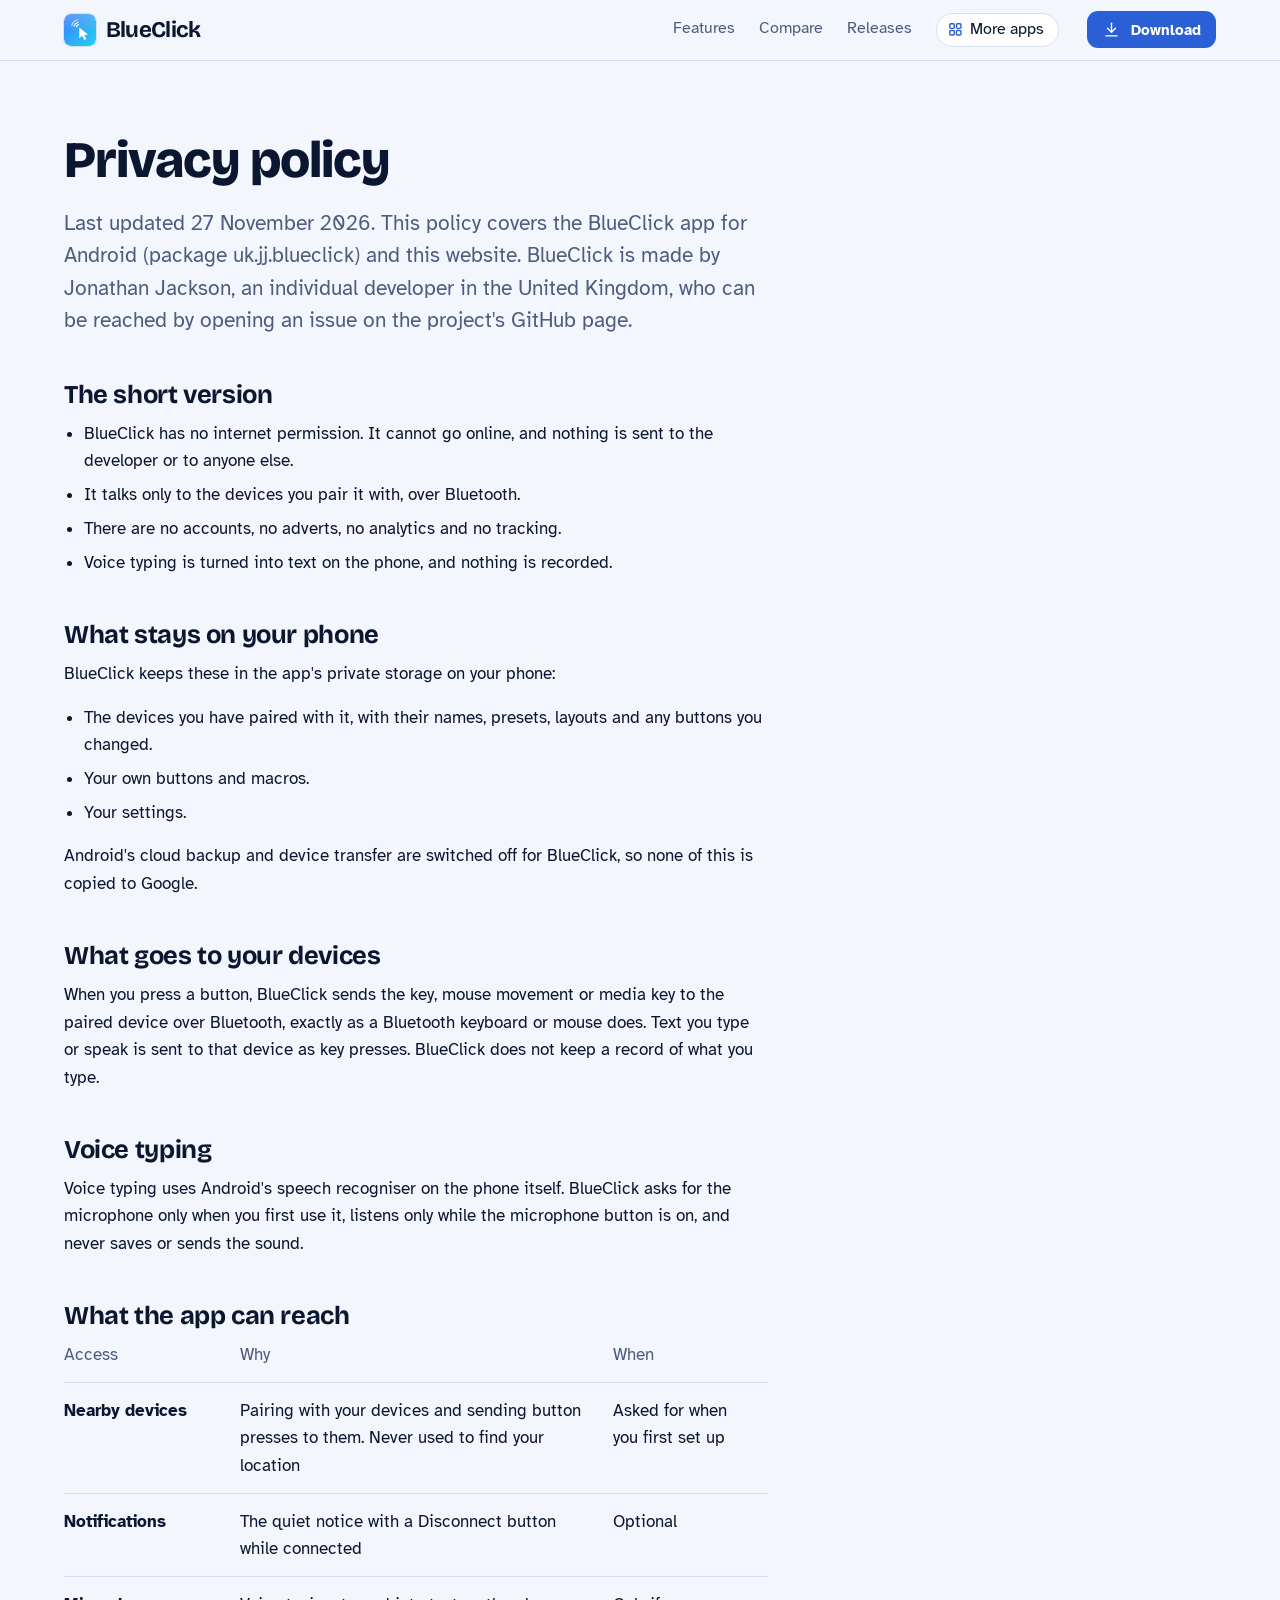
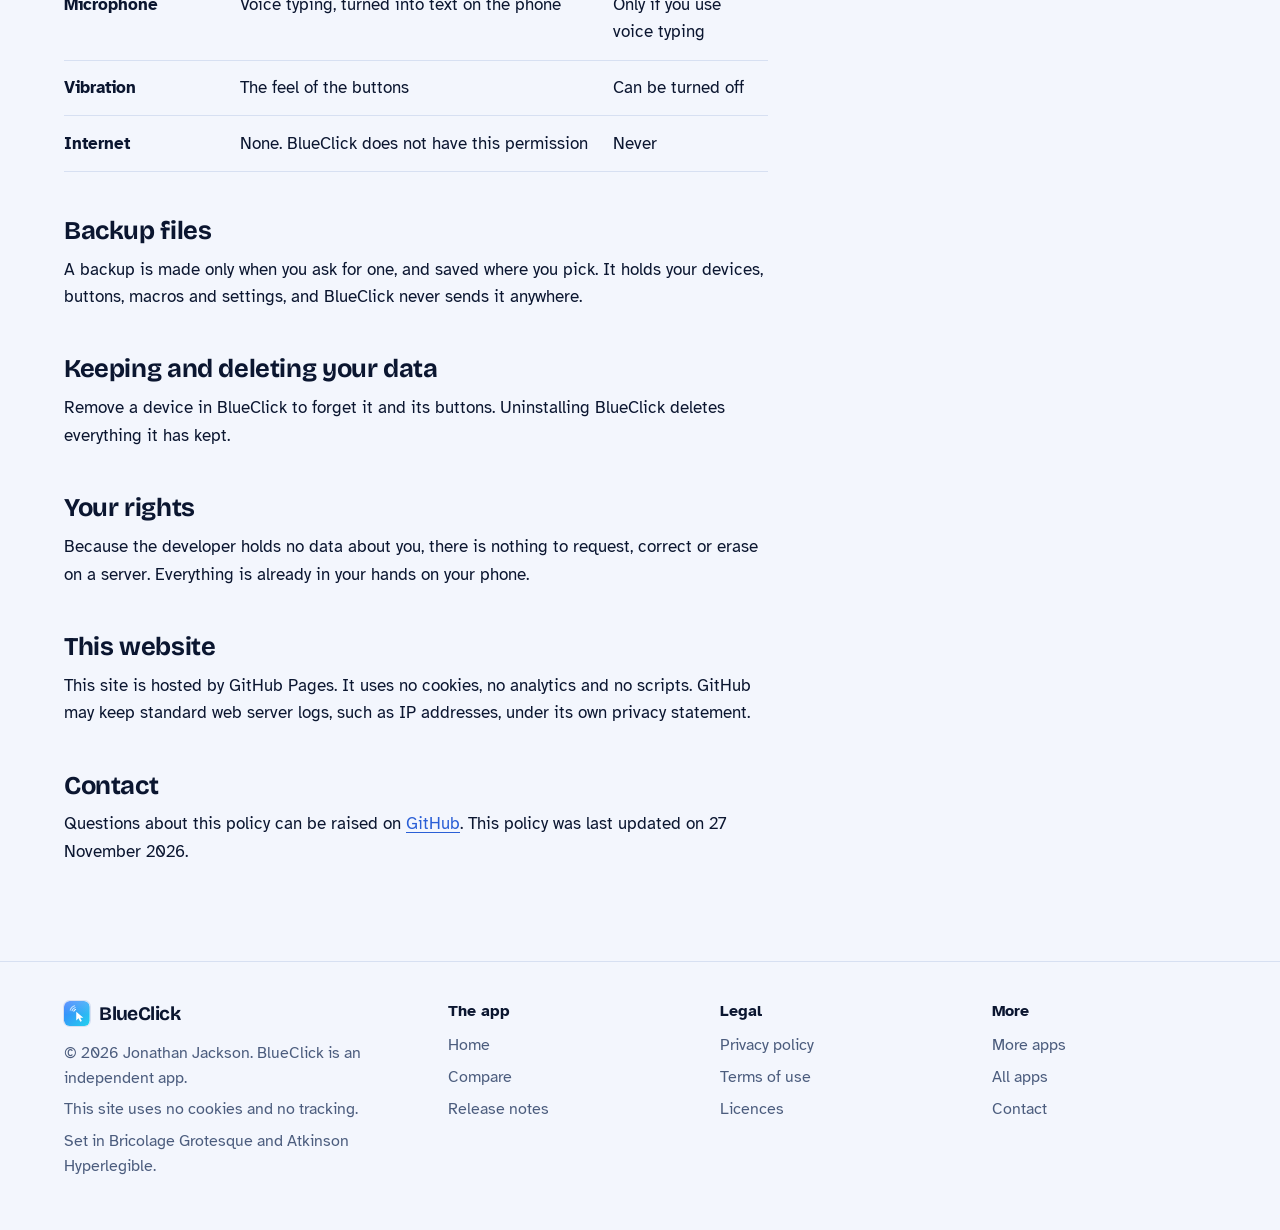
<file: privacy.html>
<!DOCTYPE html>
<html lang="en-GB">
<head>
<meta charset="utf-8">
<meta name="viewport" content="width=device-width, initial-scale=1">
<title>BlueClick privacy policy</title>
<meta name="description" content="What BlueClick does with your information: in short, it stays on your phone.">
<meta name="author" content="Jonathan Jackson">
<link rel="canonical" href="https://customgpter.github.io/blueclick/privacy.html">
<meta name="theme-color" content="#f3f6fd" media="(prefers-color-scheme: light)">
<meta name="theme-color" content="#070d1c" media="(prefers-color-scheme: dark)">
<meta property="og:type" content="website">
<meta property="og:site_name" content="BlueClick">
<meta property="og:title" content="BlueClick privacy policy">
<meta property="og:description" content="What BlueClick does with your information: in short, it stays on your phone.">
<meta property="og:url" content="https://customgpter.github.io/blueclick/privacy.html">
<meta property="og:image" content="https://customgpter.github.io/blueclick/assets/og.png">
<meta property="og:image:width" content="1200">
<meta property="og:image:height" content="630">
<meta property="og:image:alt" content="BlueClick&#x27;s TV remote: a round D-pad, home and back, channel and volume rockers and media keys">
<meta property="og:locale" content="en_GB">
<meta name="twitter:card" content="summary_large_image">
<link rel="icon" href="./assets/favicon.svg" type="image/svg+xml">
<link rel="apple-touch-icon" href="./assets/apple-touch-icon.png">
<link rel="preload" href="./assets/fonts/bricolage-grotesque-latin.woff2" as="font" type="font/woff2" crossorigin>
<link rel="preload" href="./assets/fonts/atkinson-hyperlegible-latin-400-normal.woff2" as="font" type="font/woff2" crossorigin>
<link rel="stylesheet" href="./assets/site.css?v=1">
<link rel="stylesheet" href="./assets/house.css?v=1">
<link rel="stylesheet" href="./assets/apps-list.css?v=1">
<script src="./assets/apps-list.js?v=1" defer></script>
</head>
<body>
<a class="skip" href="#main">Skip to content</a>
<header class="masthead">
<div class="wrap">
<a class="brand" href="./" aria-label="BlueClick home"><svg viewBox="0 0 108 108" aria-hidden="true"><defs><linearGradient id="bcbg" x1="0" y1="0" x2="108" y2="108" gradientUnits="userSpaceOnUse"><stop offset="0" stop-color="#3D7BFF"/><stop offset="1" stop-color="#22D3EE"/></linearGradient><linearGradient id="bcsh" x1="0" y1="0" x2="0" y2="58" gradientUnits="userSpaceOnUse"><stop offset="0" stop-color="#fff" stop-opacity=".19"/><stop offset="1" stop-color="#fff" stop-opacity="0"/></linearGradient></defs><rect width="108" height="108" rx="24" fill="url(#bcbg)"/><path d="M0 24A24 24 0 0 1 24 0H84A24 24 0 0 1 108 24V58H0Z" fill="url(#bcsh)"/><g transform="translate(54 54) scale(1.3) translate(-54 -54)"><path fill="#fff" d="M52.20 47.52L52.20 75.60L59.76 68.76L65.16 79.92L70.56 77.40L65.16 66.60L75.24 66.60Z"/><g fill="none" stroke="#fff" stroke-width="3.31" stroke-linecap="round"><path d="M44.55 45.47A7.92 7.92 0 0 1 50.15 39.87"/><path opacity=".82" d="M38.64 43.89A14.04 14.04 0 0 1 48.57 33.96"/><path opacity=".64" d="M32.73 42.30A20.16 20.16 0 0 1 46.98 28.05"/></g></g></svg><span>BlueClick</span></a>
<nav aria-label="Main"><ul><li><a href="./#features">Features</a></li><li><a href="./compare.html">Compare</a></li><li><a href="./releases.html">Releases</a></li><li><a class="more-apps" href="./more-apps.html"><svg class="ico" viewBox="0 0 24 24" aria-hidden="true"><rect x="4" y="4" width="6.5" height="6.5" rx="1.6"/><rect x="13.5" y="4" width="6.5" height="6.5" rx="1.6"/><rect x="4" y="13.5" width="6.5" height="6.5" rx="1.6"/><rect x="13.5" y="13.5" width="6.5" height="6.5" rx="1.6"/></svg>More apps</a></li></ul></nav>
<a class="button small" href="https://github.com/CustomGPTer/blueclick/releases/latest/download/BlueClick.apk"><svg class="ico" viewBox="0 0 24 24" aria-hidden="true"><path d="M12 4v11"/><path d="M7 10.5l5 5 5-5"/><path d="M5 20h14"/></svg>Download</a>
</div>
</header>
<main id="main" class="doc">
<div class="wrap">
<div class="measure">
<h1>Privacy policy</h1>
<p class="lede">Last updated 27 November 2026. This policy covers the BlueClick app for Android (package uk.jj.blueclick) and this website. BlueClick is made by Jonathan Jackson, an individual developer in the United Kingdom, who can be reached by opening an issue on the project's GitHub page.</p>
<h2 id="short">The short version</h2><ul>
<li>BlueClick has no internet permission. It cannot go online, and nothing is sent to the developer or to anyone else.</li>
<li>It talks only to the devices you pair it with, over Bluetooth.</li>
<li>There are no accounts, no adverts, no analytics and no tracking.</li>
<li>Voice typing is turned into text on the phone, and nothing is recorded.</li>
</ul><h2 id="kept">What stays on your phone</h2><p>BlueClick keeps these in the app's private storage on your phone:</p>
<ul>
<li>The devices you have paired with it, with their names, presets, layouts and any buttons you changed.</li>
<li>Your own buttons and macros.</li>
<li>Your settings.</li>
</ul>
<p>Android's cloud backup and device transfer are switched off for BlueClick, so none of this is copied to Google.</p><h2 id="sent">What goes to your devices</h2><p>When you press a button, BlueClick sends the key, mouse movement or media key to the paired device over Bluetooth, exactly as a Bluetooth keyboard or mouse does. Text you type or speak is sent to that device as key presses. BlueClick does not keep a record of what you type.</p><h2 id="voice">Voice typing</h2><p>Voice typing uses Android's speech recogniser on the phone itself. BlueClick asks for the microphone only when you first use it, listens only while the microphone button is on, and never saves or sends the sound.</p><h2 id="reach">What the app can reach</h2><table>
<thead><tr><th scope="col">Access</th><th scope="col">Why</th><th scope="col">When</th></tr></thead>
<tbody>
<tr><th scope="row">Nearby devices</th><td>Pairing with your devices and sending button presses to them. Never used to find your location</td><td>Asked for when you first set up</td></tr>
<tr><th scope="row">Notifications</th><td>The quiet notice with a Disconnect button while connected</td><td>Optional</td></tr>
<tr><th scope="row">Microphone</th><td>Voice typing, turned into text on the phone</td><td>Only if you use voice typing</td></tr>
<tr><th scope="row">Vibration</th><td>The feel of the buttons</td><td>Can be turned off</td></tr>
<tr><th scope="row">Internet</th><td>None. BlueClick does not have this permission</td><td>Never</td></tr>
</tbody>
</table><h2 id="backup">Backup files</h2><p>A backup is made only when you ask for one, and saved where you pick. It holds your devices, buttons, macros and settings, and BlueClick never sends it anywhere.</p><h2 id="deleting">Keeping and deleting your data</h2><p>Remove a device in BlueClick to forget it and its buttons. Uninstalling BlueClick deletes everything it has kept.</p><h2 id="rights">Your rights</h2><p>Because the developer holds no data about you, there is nothing to request, correct or erase on a server. Everything is already in your hands on your phone.</p><h2 id="website">This website</h2><p>This site is hosted by GitHub Pages. It uses no cookies, no analytics and no scripts. GitHub may keep standard web server logs, such as IP addresses, under its own privacy statement.</p>
<h2 id="contact">Contact</h2>
<p>Questions about this policy can be raised on <a href="https://github.com/CustomGPTer/blueclick/issues">GitHub</a>. This policy was last updated on 27 November 2026.</p>
</div>
</div>
</main>
<footer class="colophon">
<div class="wrap">
<div>
<a class="brand" href="./" aria-label="BlueClick home"><svg viewBox="0 0 108 108" aria-hidden="true"><defs><linearGradient id="bcbg" x1="0" y1="0" x2="108" y2="108" gradientUnits="userSpaceOnUse"><stop offset="0" stop-color="#3D7BFF"/><stop offset="1" stop-color="#22D3EE"/></linearGradient><linearGradient id="bcsh" x1="0" y1="0" x2="0" y2="58" gradientUnits="userSpaceOnUse"><stop offset="0" stop-color="#fff" stop-opacity=".19"/><stop offset="1" stop-color="#fff" stop-opacity="0"/></linearGradient></defs><rect width="108" height="108" rx="24" fill="url(#bcbg)"/><path d="M0 24A24 24 0 0 1 24 0H84A24 24 0 0 1 108 24V58H0Z" fill="url(#bcsh)"/><g transform="translate(54 54) scale(1.3) translate(-54 -54)"><path fill="#fff" d="M52.20 47.52L52.20 75.60L59.76 68.76L65.16 79.92L70.56 77.40L65.16 66.60L75.24 66.60Z"/><g fill="none" stroke="#fff" stroke-width="3.31" stroke-linecap="round"><path d="M44.55 45.47A7.92 7.92 0 0 1 50.15 39.87"/><path opacity=".82" d="M38.64 43.89A14.04 14.04 0 0 1 48.57 33.96"/><path opacity=".64" d="M32.73 42.30A20.16 20.16 0 0 1 46.98 28.05"/></g></g></svg><span>BlueClick</span></a>
<p>&copy; 2026 Jonathan Jackson. BlueClick is an independent app.</p>
<p>This site uses no cookies and no tracking.</p>
<p>Set in Bricolage Grotesque and Atkinson Hyperlegible.</p>
</div>
<nav aria-label="The app"><h2>The app</h2><ul>
<li><a href="./">Home</a></li>
<li><a href="./compare.html">Compare</a></li>
<li><a href="./releases.html">Release notes</a></li>

</ul></nav>
<nav aria-label="Legal"><h2>Legal</h2><ul>
<li><a href="./privacy.html">Privacy policy</a></li>
<li><a href="./terms.html">Terms of use</a></li>
<li><a href="./licences.html">Licences</a></li>
</ul></nav>
<nav aria-label="More"><h2>More</h2><ul>
<li><a href="./more-apps.html">More apps</a></li>
<li><a href="https://customgpter.github.io/">All apps</a></li>
<li><a href="https://github.com/CustomGPTer/blueclick/issues">Contact</a></li>
</ul></nav>
</div>
</footer>
</body>
</html>
</file>
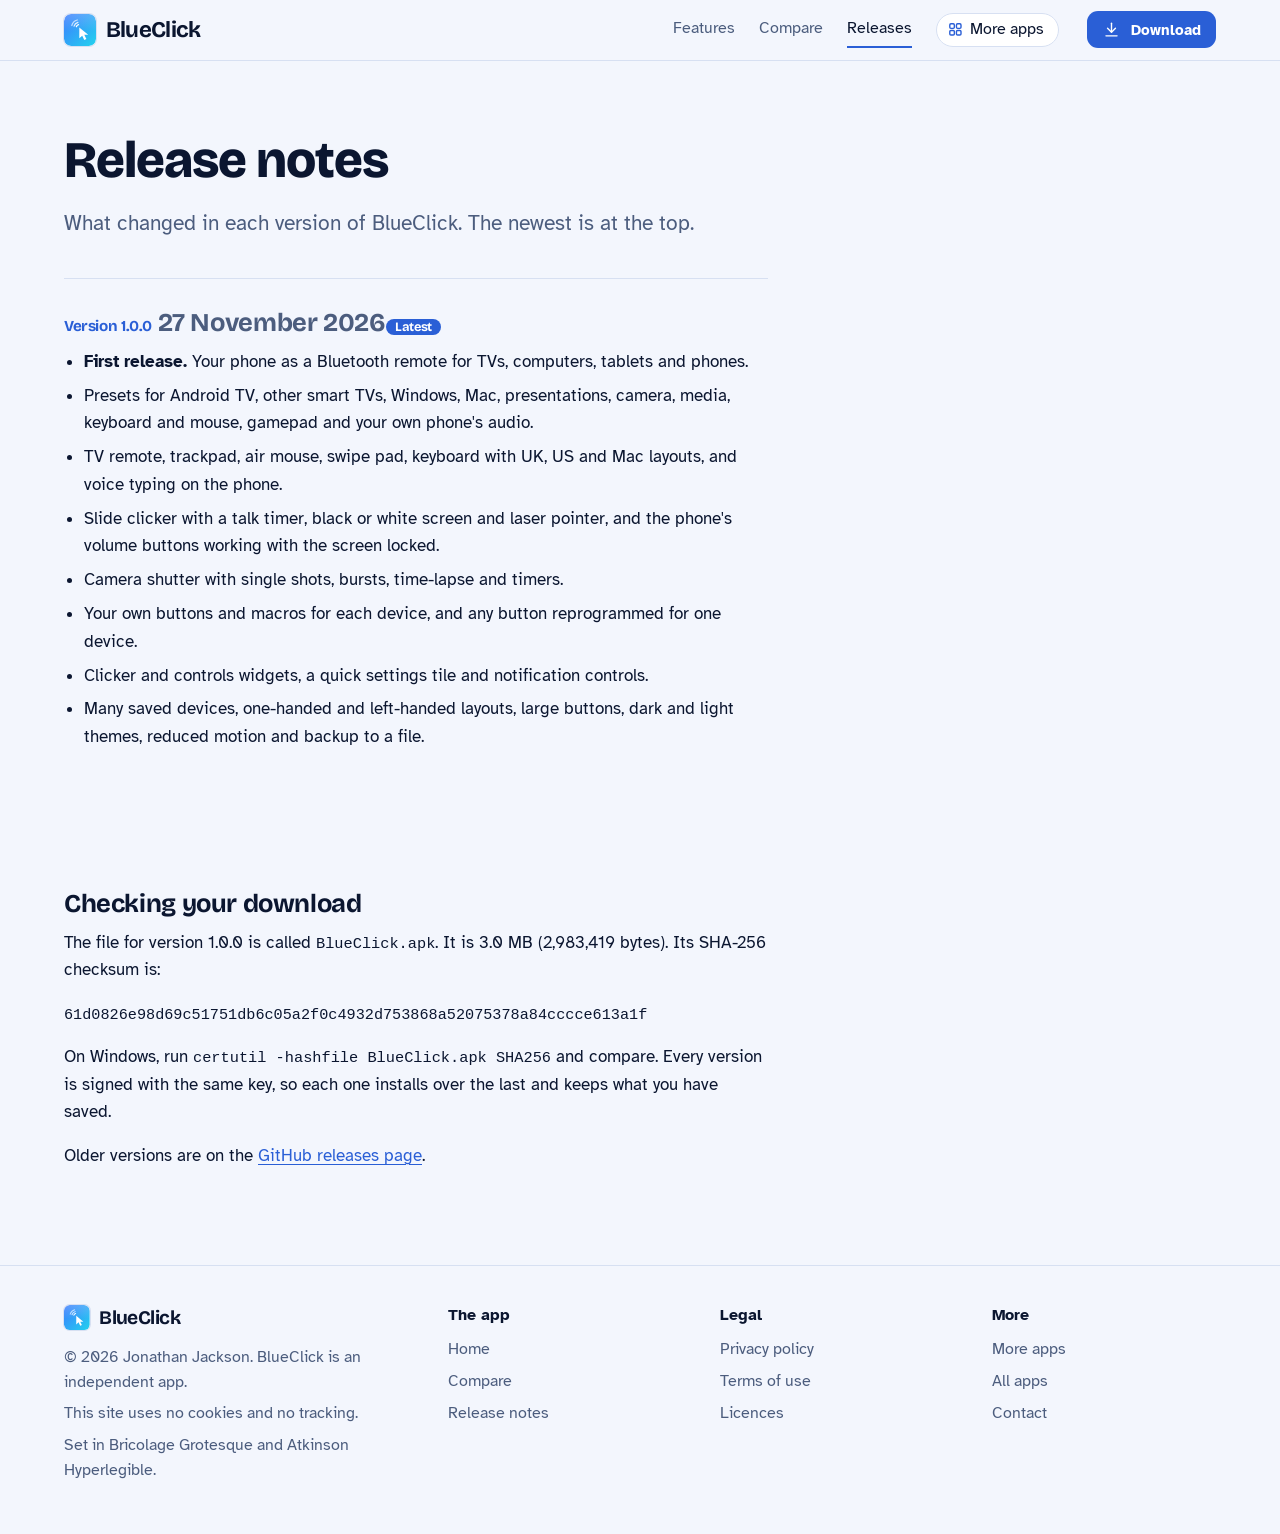
<file: releases.html>
<!DOCTYPE html>
<html lang="en-GB">
<head>
<meta charset="utf-8">
<meta name="viewport" content="width=device-width, initial-scale=1">
<title>BlueClick release notes</title>
<meta name="description" content="What changed in each version of BlueClick, with the file size and checksum to check your download.">
<meta name="author" content="Jonathan Jackson">
<link rel="canonical" href="https://customgpter.github.io/blueclick/releases.html">
<meta name="theme-color" content="#f3f6fd" media="(prefers-color-scheme: light)">
<meta name="theme-color" content="#070d1c" media="(prefers-color-scheme: dark)">
<meta property="og:type" content="website">
<meta property="og:site_name" content="BlueClick">
<meta property="og:title" content="BlueClick release notes">
<meta property="og:description" content="What changed in each version of BlueClick, with the file size and checksum to check your download.">
<meta property="og:url" content="https://customgpter.github.io/blueclick/releases.html">
<meta property="og:image" content="https://customgpter.github.io/blueclick/assets/og.png">
<meta property="og:image:width" content="1200">
<meta property="og:image:height" content="630">
<meta property="og:image:alt" content="BlueClick&#x27;s TV remote: a round D-pad, home and back, channel and volume rockers and media keys">
<meta property="og:locale" content="en_GB">
<meta name="twitter:card" content="summary_large_image">
<link rel="icon" href="./assets/favicon.svg" type="image/svg+xml">
<link rel="apple-touch-icon" href="./assets/apple-touch-icon.png">
<link rel="preload" href="./assets/fonts/bricolage-grotesque-latin.woff2" as="font" type="font/woff2" crossorigin>
<link rel="preload" href="./assets/fonts/atkinson-hyperlegible-latin-400-normal.woff2" as="font" type="font/woff2" crossorigin>
<link rel="stylesheet" href="./assets/site.css?v=1">
<link rel="stylesheet" href="./assets/house.css?v=1">
<link rel="stylesheet" href="./assets/apps-list.css?v=1">
<script src="./assets/apps-list.js?v=1" defer></script>
</head>
<body>
<a class="skip" href="#main">Skip to content</a>
<header class="masthead">
<div class="wrap">
<a class="brand" href="./" aria-label="BlueClick home"><svg viewBox="0 0 108 108" aria-hidden="true"><defs><linearGradient id="bcbg" x1="0" y1="0" x2="108" y2="108" gradientUnits="userSpaceOnUse"><stop offset="0" stop-color="#3D7BFF"/><stop offset="1" stop-color="#22D3EE"/></linearGradient><linearGradient id="bcsh" x1="0" y1="0" x2="0" y2="58" gradientUnits="userSpaceOnUse"><stop offset="0" stop-color="#fff" stop-opacity=".19"/><stop offset="1" stop-color="#fff" stop-opacity="0"/></linearGradient></defs><rect width="108" height="108" rx="24" fill="url(#bcbg)"/><path d="M0 24A24 24 0 0 1 24 0H84A24 24 0 0 1 108 24V58H0Z" fill="url(#bcsh)"/><g transform="translate(54 54) scale(1.3) translate(-54 -54)"><path fill="#fff" d="M52.20 47.52L52.20 75.60L59.76 68.76L65.16 79.92L70.56 77.40L65.16 66.60L75.24 66.60Z"/><g fill="none" stroke="#fff" stroke-width="3.31" stroke-linecap="round"><path d="M44.55 45.47A7.92 7.92 0 0 1 50.15 39.87"/><path opacity=".82" d="M38.64 43.89A14.04 14.04 0 0 1 48.57 33.96"/><path opacity=".64" d="M32.73 42.30A20.16 20.16 0 0 1 46.98 28.05"/></g></g></svg><span>BlueClick</span></a>
<nav aria-label="Main"><ul><li><a href="./#features">Features</a></li><li><a href="./compare.html">Compare</a></li><li><a href="./releases.html" aria-current="page">Releases</a></li><li><a class="more-apps" href="./more-apps.html"><svg class="ico" viewBox="0 0 24 24" aria-hidden="true"><rect x="4" y="4" width="6.5" height="6.5" rx="1.6"/><rect x="13.5" y="4" width="6.5" height="6.5" rx="1.6"/><rect x="4" y="13.5" width="6.5" height="6.5" rx="1.6"/><rect x="13.5" y="13.5" width="6.5" height="6.5" rx="1.6"/></svg>More apps</a></li></ul></nav>
<a class="button small" href="https://github.com/CustomGPTer/blueclick/releases/latest/download/BlueClick.apk"><svg class="ico" viewBox="0 0 24 24" aria-hidden="true"><path d="M12 4v11"/><path d="M7 10.5l5 5 5-5"/><path d="M5 20h14"/></svg>Download</a>
</div>
</header>
<main id="main" class="doc">
<div class="wrap">
<div class="measure">
<h1>Release notes</h1>
<p class="lede">What changed in each version of BlueClick. The newest is at the top.</p>
<section class="release" id="v1.0.0"><h2><span class="ver">Version 1.0.0</span> <span class="when">27 November 2026</span><span class="tag">Latest</span></h2><ul><li><b>First release.</b> Your phone as a Bluetooth remote for TVs, computers, tablets and phones.</li><li>Presets for Android TV, other smart TVs, Windows, Mac, presentations, camera, media, keyboard and mouse, gamepad and your own phone's audio.</li><li>TV remote, trackpad, air mouse, swipe pad, keyboard with UK, US and Mac layouts, and voice typing on the phone.</li><li>Slide clicker with a talk timer, black or white screen and laser pointer, and the phone's volume buttons working with the screen locked.</li><li>Camera shutter with single shots, bursts, time-lapse and timers.</li><li>Your own buttons and macros for each device, and any button reprogrammed for one device.</li><li>Clicker and controls widgets, a quick settings tile and notification controls.</li><li>Many saved devices, one-handed and left-handed layouts, large buttons, dark and light themes, reduced motion and backup to a file.</li></ul></section>
<h2 id="checking">Checking your download</h2>
<p>The file for version 1.0.0 is called <code>BlueClick.apk</code>. It is 3.0 MB (2,983,419 bytes). Its SHA-256 checksum is:</p>
<p><code class="sum">61d0826e98d69c51751db6c05a2f0c4932d753868a52075378a84cccce613a1f</code></p>
<p>On Windows, run <code>certutil -hashfile BlueClick.apk SHA256</code> and compare. Every version is signed with the same key, so each one installs over the last and keeps what you have saved.</p>
<p>Older versions are on the <a href="https://github.com/CustomGPTer/blueclick/releases">GitHub releases page</a>.</p>
</div>
</div>
</main>
<footer class="colophon">
<div class="wrap">
<div>
<a class="brand" href="./" aria-label="BlueClick home"><svg viewBox="0 0 108 108" aria-hidden="true"><defs><linearGradient id="bcbg" x1="0" y1="0" x2="108" y2="108" gradientUnits="userSpaceOnUse"><stop offset="0" stop-color="#3D7BFF"/><stop offset="1" stop-color="#22D3EE"/></linearGradient><linearGradient id="bcsh" x1="0" y1="0" x2="0" y2="58" gradientUnits="userSpaceOnUse"><stop offset="0" stop-color="#fff" stop-opacity=".19"/><stop offset="1" stop-color="#fff" stop-opacity="0"/></linearGradient></defs><rect width="108" height="108" rx="24" fill="url(#bcbg)"/><path d="M0 24A24 24 0 0 1 24 0H84A24 24 0 0 1 108 24V58H0Z" fill="url(#bcsh)"/><g transform="translate(54 54) scale(1.3) translate(-54 -54)"><path fill="#fff" d="M52.20 47.52L52.20 75.60L59.76 68.76L65.16 79.92L70.56 77.40L65.16 66.60L75.24 66.60Z"/><g fill="none" stroke="#fff" stroke-width="3.31" stroke-linecap="round"><path d="M44.55 45.47A7.92 7.92 0 0 1 50.15 39.87"/><path opacity=".82" d="M38.64 43.89A14.04 14.04 0 0 1 48.57 33.96"/><path opacity=".64" d="M32.73 42.30A20.16 20.16 0 0 1 46.98 28.05"/></g></g></svg><span>BlueClick</span></a>
<p>&copy; 2026 Jonathan Jackson. BlueClick is an independent app.</p>
<p>This site uses no cookies and no tracking.</p>
<p>Set in Bricolage Grotesque and Atkinson Hyperlegible.</p>
</div>
<nav aria-label="The app"><h2>The app</h2><ul>
<li><a href="./">Home</a></li>
<li><a href="./compare.html">Compare</a></li>
<li><a href="./releases.html">Release notes</a></li>

</ul></nav>
<nav aria-label="Legal"><h2>Legal</h2><ul>
<li><a href="./privacy.html">Privacy policy</a></li>
<li><a href="./terms.html">Terms of use</a></li>
<li><a href="./licences.html">Licences</a></li>
</ul></nav>
<nav aria-label="More"><h2>More</h2><ul>
<li><a href="./more-apps.html">More apps</a></li>
<li><a href="https://customgpter.github.io/">All apps</a></li>
<li><a href="https://github.com/CustomGPTer/blueclick/issues">Contact</a></li>
</ul></nav>
</div>
</footer>
</body>
</html>
</file>
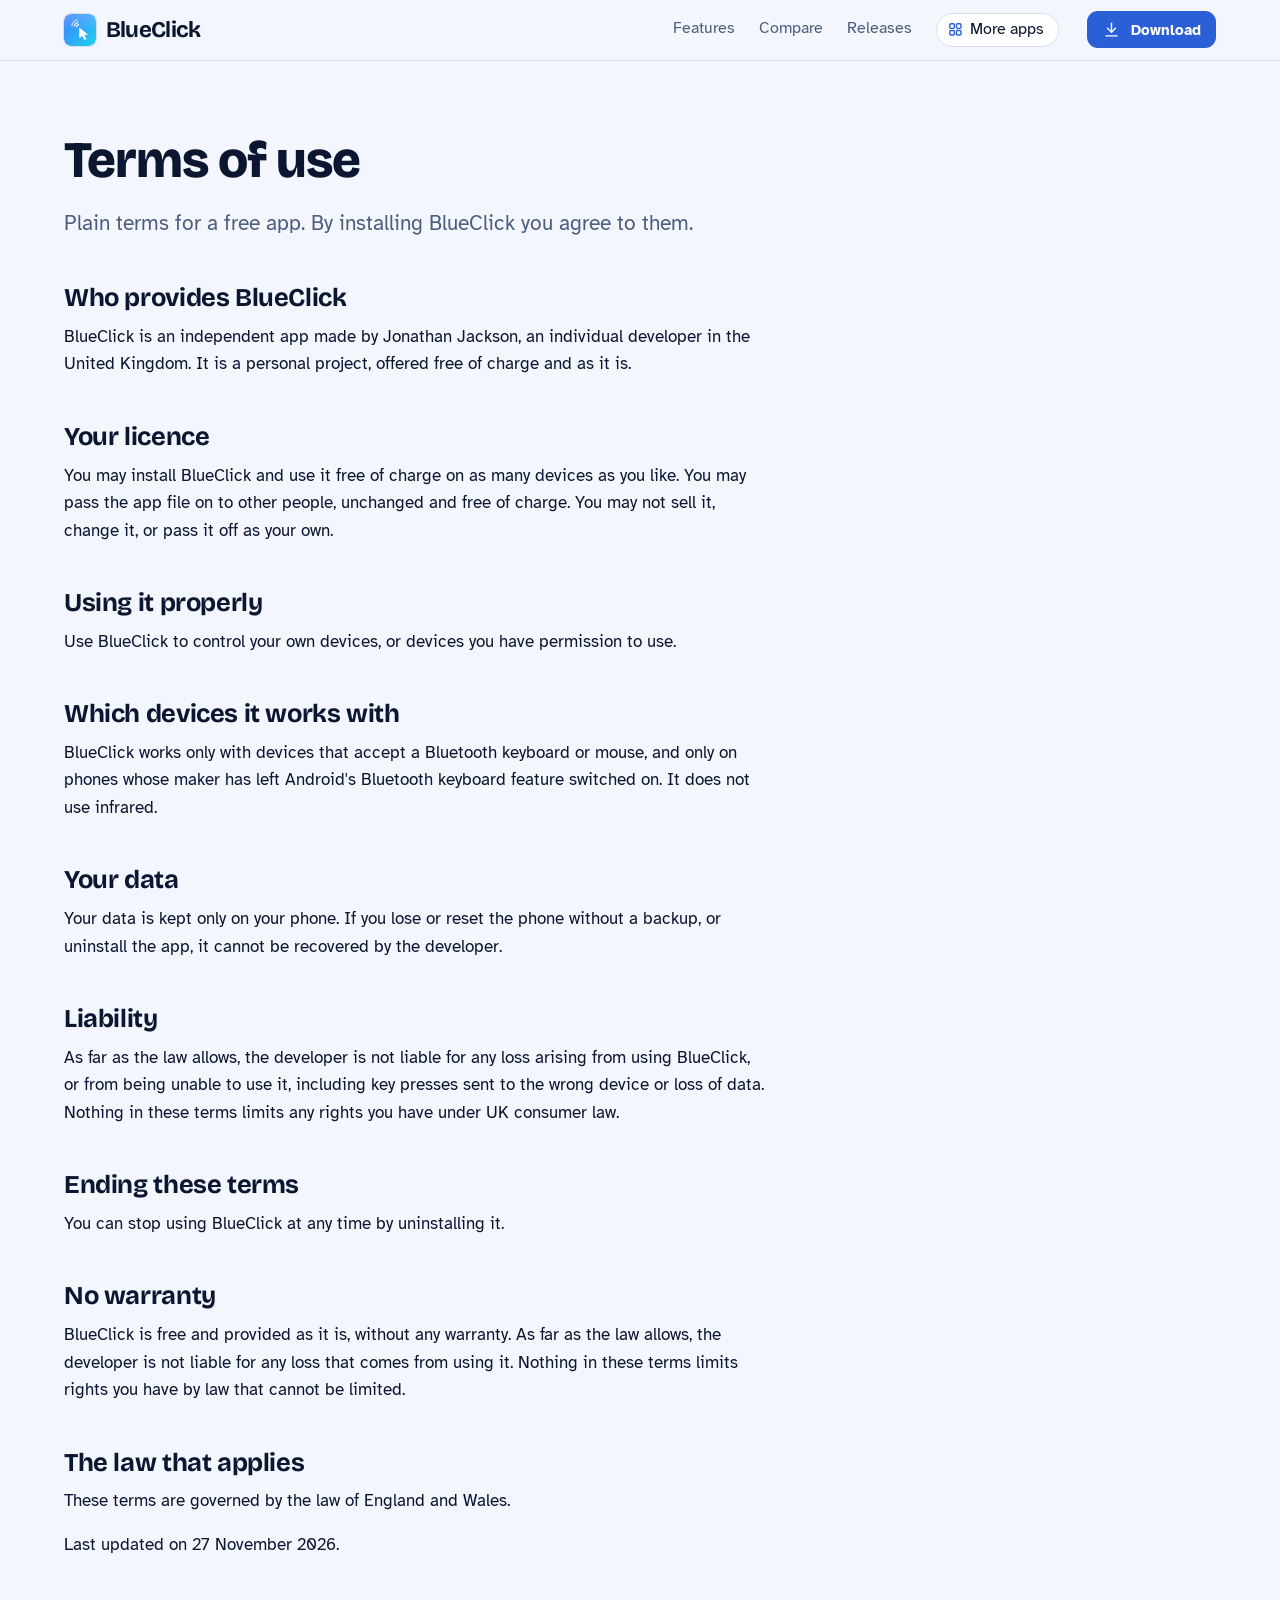
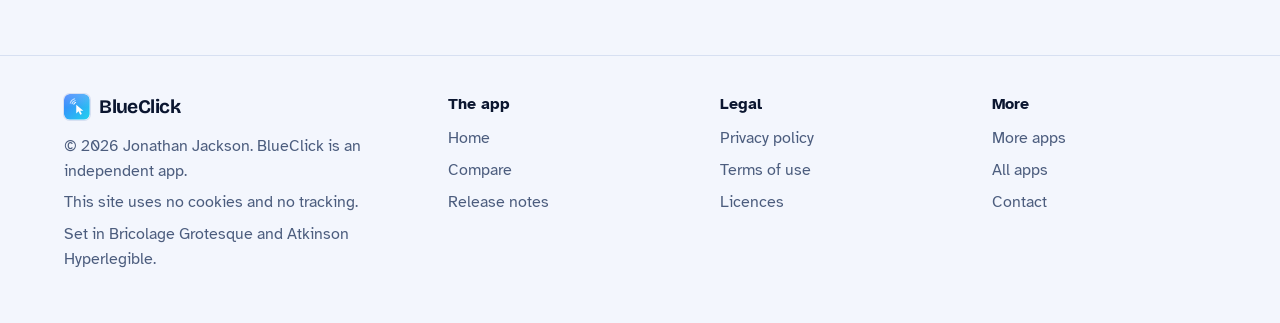
<file: terms.html>
<!DOCTYPE html>
<html lang="en-GB">
<head>
<meta charset="utf-8">
<meta name="viewport" content="width=device-width, initial-scale=1">
<title>BlueClick terms of use</title>
<meta name="description" content="The terms for using BlueClick.">
<meta name="author" content="Jonathan Jackson">
<link rel="canonical" href="https://customgpter.github.io/blueclick/terms.html">
<meta name="theme-color" content="#f3f6fd" media="(prefers-color-scheme: light)">
<meta name="theme-color" content="#070d1c" media="(prefers-color-scheme: dark)">
<meta property="og:type" content="website">
<meta property="og:site_name" content="BlueClick">
<meta property="og:title" content="BlueClick terms of use">
<meta property="og:description" content="The terms for using BlueClick.">
<meta property="og:url" content="https://customgpter.github.io/blueclick/terms.html">
<meta property="og:image" content="https://customgpter.github.io/blueclick/assets/og.png">
<meta property="og:image:width" content="1200">
<meta property="og:image:height" content="630">
<meta property="og:image:alt" content="BlueClick&#x27;s TV remote: a round D-pad, home and back, channel and volume rockers and media keys">
<meta property="og:locale" content="en_GB">
<meta name="twitter:card" content="summary_large_image">
<link rel="icon" href="./assets/favicon.svg" type="image/svg+xml">
<link rel="apple-touch-icon" href="./assets/apple-touch-icon.png">
<link rel="preload" href="./assets/fonts/bricolage-grotesque-latin.woff2" as="font" type="font/woff2" crossorigin>
<link rel="preload" href="./assets/fonts/atkinson-hyperlegible-latin-400-normal.woff2" as="font" type="font/woff2" crossorigin>
<link rel="stylesheet" href="./assets/site.css?v=1">
<link rel="stylesheet" href="./assets/house.css?v=1">
<link rel="stylesheet" href="./assets/apps-list.css?v=1">
<script src="./assets/apps-list.js?v=1" defer></script>
</head>
<body>
<a class="skip" href="#main">Skip to content</a>
<header class="masthead">
<div class="wrap">
<a class="brand" href="./" aria-label="BlueClick home"><svg viewBox="0 0 108 108" aria-hidden="true"><defs><linearGradient id="bcbg" x1="0" y1="0" x2="108" y2="108" gradientUnits="userSpaceOnUse"><stop offset="0" stop-color="#3D7BFF"/><stop offset="1" stop-color="#22D3EE"/></linearGradient><linearGradient id="bcsh" x1="0" y1="0" x2="0" y2="58" gradientUnits="userSpaceOnUse"><stop offset="0" stop-color="#fff" stop-opacity=".19"/><stop offset="1" stop-color="#fff" stop-opacity="0"/></linearGradient></defs><rect width="108" height="108" rx="24" fill="url(#bcbg)"/><path d="M0 24A24 24 0 0 1 24 0H84A24 24 0 0 1 108 24V58H0Z" fill="url(#bcsh)"/><g transform="translate(54 54) scale(1.3) translate(-54 -54)"><path fill="#fff" d="M52.20 47.52L52.20 75.60L59.76 68.76L65.16 79.92L70.56 77.40L65.16 66.60L75.24 66.60Z"/><g fill="none" stroke="#fff" stroke-width="3.31" stroke-linecap="round"><path d="M44.55 45.47A7.92 7.92 0 0 1 50.15 39.87"/><path opacity=".82" d="M38.64 43.89A14.04 14.04 0 0 1 48.57 33.96"/><path opacity=".64" d="M32.73 42.30A20.16 20.16 0 0 1 46.98 28.05"/></g></g></svg><span>BlueClick</span></a>
<nav aria-label="Main"><ul><li><a href="./#features">Features</a></li><li><a href="./compare.html">Compare</a></li><li><a href="./releases.html">Releases</a></li><li><a class="more-apps" href="./more-apps.html"><svg class="ico" viewBox="0 0 24 24" aria-hidden="true"><rect x="4" y="4" width="6.5" height="6.5" rx="1.6"/><rect x="13.5" y="4" width="6.5" height="6.5" rx="1.6"/><rect x="4" y="13.5" width="6.5" height="6.5" rx="1.6"/><rect x="13.5" y="13.5" width="6.5" height="6.5" rx="1.6"/></svg>More apps</a></li></ul></nav>
<a class="button small" href="https://github.com/CustomGPTer/blueclick/releases/latest/download/BlueClick.apk"><svg class="ico" viewBox="0 0 24 24" aria-hidden="true"><path d="M12 4v11"/><path d="M7 10.5l5 5 5-5"/><path d="M5 20h14"/></svg>Download</a>
</div>
</header>
<main id="main" class="doc">
<div class="wrap">
<div class="measure">
<h1>Terms of use</h1>
<p class="lede">Plain terms for a free app. By installing BlueClick you agree to them.</p>
<h2 id="who">Who provides BlueClick</h2><p>BlueClick is an independent app made by Jonathan Jackson, an individual developer in the United Kingdom. It is a personal project, offered free of charge and as it is.</p><h2 id="licence">Your licence</h2><p>You may install BlueClick and use it free of charge on as many devices as you like. You may pass the app file on to other people, unchanged and free of charge. You may not sell it, change it, or pass it off as your own.</p><h2 id="use">Using it properly</h2><p>Use BlueClick to control your own devices, or devices you have permission to use.</p><h2 id="works">Which devices it works with</h2><p>BlueClick works only with devices that accept a Bluetooth keyboard or mouse, and only on phones whose maker has left Android's Bluetooth keyboard feature switched on. It does not use infrared.</p><h2 id="data">Your data</h2><p>Your data is kept only on your phone. If you lose or reset the phone without a backup, or uninstall the app, it cannot be recovered by the developer.</p><h2 id="liability">Liability</h2><p>As far as the law allows, the developer is not liable for any loss arising from using BlueClick, or from being unable to use it, including key presses sent to the wrong device or loss of data. Nothing in these terms limits any rights you have under UK consumer law.</p><h2 id="ending">Ending these terms</h2><p>You can stop using BlueClick at any time by uninstalling it.</p>
<h2 id="no-warranty">No warranty</h2>
<p>BlueClick is free and provided as it is, without any warranty. As far as the law allows, the developer is not liable for any loss that comes from using it. Nothing in these terms limits rights you have by law that cannot be limited.</p>
<h2 id="governing">The law that applies</h2>
<p>These terms are governed by the law of England and Wales.</p>
<p>Last updated on 27 November 2026.</p>
</div>
</div>
</main>
<footer class="colophon">
<div class="wrap">
<div>
<a class="brand" href="./" aria-label="BlueClick home"><svg viewBox="0 0 108 108" aria-hidden="true"><defs><linearGradient id="bcbg" x1="0" y1="0" x2="108" y2="108" gradientUnits="userSpaceOnUse"><stop offset="0" stop-color="#3D7BFF"/><stop offset="1" stop-color="#22D3EE"/></linearGradient><linearGradient id="bcsh" x1="0" y1="0" x2="0" y2="58" gradientUnits="userSpaceOnUse"><stop offset="0" stop-color="#fff" stop-opacity=".19"/><stop offset="1" stop-color="#fff" stop-opacity="0"/></linearGradient></defs><rect width="108" height="108" rx="24" fill="url(#bcbg)"/><path d="M0 24A24 24 0 0 1 24 0H84A24 24 0 0 1 108 24V58H0Z" fill="url(#bcsh)"/><g transform="translate(54 54) scale(1.3) translate(-54 -54)"><path fill="#fff" d="M52.20 47.52L52.20 75.60L59.76 68.76L65.16 79.92L70.56 77.40L65.16 66.60L75.24 66.60Z"/><g fill="none" stroke="#fff" stroke-width="3.31" stroke-linecap="round"><path d="M44.55 45.47A7.92 7.92 0 0 1 50.15 39.87"/><path opacity=".82" d="M38.64 43.89A14.04 14.04 0 0 1 48.57 33.96"/><path opacity=".64" d="M32.73 42.30A20.16 20.16 0 0 1 46.98 28.05"/></g></g></svg><span>BlueClick</span></a>
<p>&copy; 2026 Jonathan Jackson. BlueClick is an independent app.</p>
<p>This site uses no cookies and no tracking.</p>
<p>Set in Bricolage Grotesque and Atkinson Hyperlegible.</p>
</div>
<nav aria-label="The app"><h2>The app</h2><ul>
<li><a href="./">Home</a></li>
<li><a href="./compare.html">Compare</a></li>
<li><a href="./releases.html">Release notes</a></li>

</ul></nav>
<nav aria-label="Legal"><h2>Legal</h2><ul>
<li><a href="./privacy.html">Privacy policy</a></li>
<li><a href="./terms.html">Terms of use</a></li>
<li><a href="./licences.html">Licences</a></li>
</ul></nav>
<nav aria-label="More"><h2>More</h2><ul>
<li><a href="./more-apps.html">More apps</a></li>
<li><a href="https://customgpter.github.io/">All apps</a></li>
<li><a href="https://github.com/CustomGPTer/blueclick/issues">Contact</a></li>
</ul></nav>
</div>
</footer>
</body>
</html>
</file>
<file: assets/site.css>
@font-face{font-family:"Bricolage Grotesque";src:url("fonts/bricolage-grotesque-latin.woff2") format("woff2");font-weight:200 800;font-style:normal;font-display:swap}
@font-face{font-family:"Atkinson Hyperlegible";src:url("fonts/atkinson-hyperlegible-latin-400-normal.woff2") format("woff2");font-weight:400;font-style:normal;font-display:swap}
@font-face{font-family:"Atkinson Hyperlegible";src:url("fonts/atkinson-hyperlegible-latin-700-normal.woff2") format("woff2");font-weight:700;font-style:normal;font-display:swap}

/* Daylight page, night-time camera. The lamp colour is kept for the one thing to press and for what the camera has seen. */
:root{
  --page:#f2f5f9; --panel:#ffffff; --raised:#e8edf3; --ink:#0d1a2b; --soft:#465468; --rule:#d2dae4;
  --accent:#0a6a55; --accent-ink:#ffffff; --warn:#8a5200; --rec:#d3302f;
  --lamp:#ffb347; --lamp-ink:#231400; --lamp-text:#8a5200;
  --night:#09111e; --night-2:#111d30; --night-3:#1a2a43; --night-ink:#eaf0f8; --night-soft:#9fb0c7; --night-rule:#24364f; --iris:#55d6ab;
  --display:"Bricolage Grotesque","Atkinson Hyperlegible",system-ui,sans-serif;
  --sans:"Atkinson Hyperlegible",system-ui,-apple-system,"Segoe UI",Roboto,sans-serif;
  --mono:ui-monospace,SFMono-Regular,Menlo,Consolas,"Liberation Mono",monospace;
  color-scheme:light dark;
}
@media (prefers-color-scheme:dark){
  :root{--page:#0a111b; --panel:#111a27; --raised:#182434; --ink:#e9eef5; --soft:#a0aec0; --rule:#243247;
    --accent:#55d6ab; --accent-ink:#00281d; --warn:#ffb347; --rec:#ff6163; --lamp-text:#ffb347}
}

*,*::before,*::after{box-sizing:border-box}
html{-webkit-text-size-adjust:100%;scroll-behavior:smooth;scroll-padding-top:5.5rem}
@media (prefers-reduced-motion:reduce){html{scroll-behavior:auto}}
body{margin:0;background:var(--page);color:var(--ink);font:400 1.0625rem/1.62 var(--sans);text-rendering:optimizeLegibility;-webkit-font-smoothing:antialiased}
img,svg{max-width:100%;display:block}
a{color:var(--accent);text-decoration-thickness:.07em;text-underline-offset:.2em}
a:hover{text-decoration-thickness:.13em}
:focus-visible{outline:3px solid var(--lamp);outline-offset:3px;border-radius:6px}
code{font:.9em/1 var(--mono);overflow-wrap:anywhere}
h1,h2,h3{font-family:var(--display);font-weight:700;letter-spacing:-.015em;line-height:1.08;margin:0;text-wrap:balance}
p{margin:0 0 1rem}
.skip{position:absolute;left:-999px;top:0;background:var(--ink);color:var(--page);padding:.6rem 1rem;z-index:30;border-radius:0 0 8px 0}
.skip:focus{left:0}
.sr{position:absolute;width:1px;height:1px;overflow:hidden;clip-path:inset(50%);white-space:nowrap}
.wrap{width:min(72rem,100% - 2.5rem);margin-inline:auto}
.measure{max-width:44rem}
.ico{width:1.25em;height:1.25em;flex:none;fill:none;stroke:currentColor;stroke-width:1.75;stroke-linecap:round;stroke-linejoin:round}

/* ---------- masthead */
.masthead{position:sticky;top:0;z-index:20;background:color-mix(in srgb,var(--page) 88%,transparent);-webkit-backdrop-filter:blur(14px) saturate(1.3);backdrop-filter:blur(14px) saturate(1.3);border-bottom:1px solid var(--rule)}
.masthead .wrap{display:flex;flex-wrap:wrap;align-items:center;gap:.35rem 1.75rem;padding-block:.7rem}
.brand{display:inline-flex;align-items:center;gap:.6rem;font:700 1.4rem/1 var(--display);letter-spacing:-.03em;color:var(--ink);text-decoration:none;margin-right:auto}
.brand svg{width:2rem;height:2rem;flex:none;border-radius:.5rem;box-shadow:0 0 0 1px var(--rule)}
.masthead nav ul{display:flex;flex-wrap:wrap;align-items:center;gap:.15rem 1.5rem;list-style:none;margin:0;padding:0;font-size:1rem;line-height:1.3}
.masthead nav a{display:inline-flex;align-items:center;gap:.4rem;color:var(--soft);text-decoration:none;padding-block:.45rem;border-bottom:2px solid transparent}
.masthead nav a:hover{color:var(--ink)}
.masthead nav a[aria-current="page"]{color:var(--ink);border-bottom-color:var(--lamp)}
.masthead nav a.more-apps{color:var(--ink);border:1px solid var(--rule);border-radius:999px;padding:.34rem .85rem .34rem .65rem;background:var(--panel)}
.masthead nav a.more-apps .ico{width:1.05em;height:1.05em;color:var(--accent);stroke-width:2}
.masthead nav a.more-apps:hover,.masthead nav a.more-apps[aria-current="page"]{border-color:var(--accent)}
.button{display:inline-flex;align-items:center;gap:.6rem;background:var(--lamp);color:var(--lamp-ink);font:700 1.08rem/1.2 var(--sans);text-decoration:none;padding:.95rem 1.5rem;border-radius:14px;box-shadow:0 1px 0 rgba(255,255,255,.45) inset,0 12px 24px -14px rgba(138,82,0,.9)}
.button:hover{background:#ffc56e}
.button:active{transform:translateY(1px)}
.button.small{font-size:.95rem;padding:.55rem .95rem;border-radius:11px;box-shadow:none}
.button.quiet{background:none;box-shadow:none;border:1px solid var(--rule);color:var(--ink)}
.button.quiet:hover{border-color:var(--ink);background:none}
@media (max-width:52rem){
  .masthead nav{order:3;flex:1 0 100%}
  .masthead nav ul{gap:.1rem .85rem;font-size:.95rem}
  .masthead nav .wide{display:none}
}
@media (max-width:24rem){.masthead nav a.more-apps .ico{display:none}.masthead nav a.more-apps{padding-inline:.7rem}}

/* ---------- hero */
.hero{padding-block:clamp(2.2rem,6vw,4.75rem) clamp(2.5rem,6vw,4.5rem);overflow:hidden}
.hero-grid{display:grid;gap:clamp(2.25rem,5vw,4rem);align-items:center}
@media (min-width:62rem){.hero-grid{grid-template-columns:minmax(0,11fr) minmax(0,10fr)}}
.hero h1{font-size:clamp(2.6rem,6vw,4.25rem);font-weight:800;line-height:1;letter-spacing:-.022em;margin-bottom:1.5rem}
.lede{font-size:clamp(1.14rem,2vw,1.3rem);line-height:1.55;color:var(--soft);margin:0 0 1rem;max-width:34rem}
.get{display:flex;flex-wrap:wrap;align-items:center;gap:.9rem 1.5rem;margin:1.8rem 0 1.1rem}
.get .aside{font-weight:700;color:var(--ink)}
.facts{font-size:.98rem;line-height:1.5;color:var(--soft);margin:0 0 .5rem;max-width:36rem}
.pills{display:flex;flex-wrap:wrap;gap:.45rem;list-style:none;margin:0 0 1rem;padding:0;font-size:.95rem}
.pills li{border:1px solid var(--rule);border-radius:999px;padding:.22rem .8rem;background:var(--panel);color:var(--soft)}

/* the monitor: the camera's view, the day beneath it, and the alert it sends */
.monitor{position:relative;max-width:36rem;margin-inline:auto;width:100%;padding-bottom:3.1rem}
@media (min-width:62rem){.monitor{margin-inline:auto 0}}
.screen{position:relative;background:var(--night);border-radius:22px;padding:.6rem;box-shadow:0 0 0 1px var(--night-rule),0 30px 60px -30px rgba(9,17,30,.75)}
.cam{position:relative;border-radius:15px;overflow:hidden;aspect-ratio:16/10;background:#0b1626}
.cam svg{width:100%;height:100%}
.cam text{font:700 15px var(--sans);fill:#231400}
.hud{position:absolute;display:inline-flex;align-items:center;gap:.4rem;font:700 .76rem/1 var(--sans);color:var(--night-ink);background:rgba(6,12,22,.62);border-radius:999px;padding:.38rem .65rem;letter-spacing:.01em}
.hud i{width:.5rem;height:.5rem;border-radius:50%;background:var(--iris)}
.hud.watching{left:.7rem;top:.7rem}
.hud.rec{right:.7rem;top:.7rem}
.hud.rec i{background:#ff5a5c}
.hud.stamp{left:.7rem;bottom:.7rem;font:400 .74rem/1 var(--mono);border-radius:6px;color:#d5deea}
.hud.place{right:.7rem;bottom:.7rem;border-radius:6px;font-weight:400;color:#d5deea}
.day{padding:.85rem .55rem 2rem;color:var(--night-soft);font-size:.8rem;line-height:1.2}
.day-head{display:flex;justify-content:space-between;margin-bottom:.6rem}
.day-head b{color:var(--night-ink)}
.track{position:relative;height:1.5rem;border-radius:7px;background:repeating-linear-gradient(90deg,var(--night-3) 0 1px,transparent 1px calc(100% / 24)),var(--night-2);box-shadow:inset 0 0 0 1px var(--night-rule)}
.ev{position:absolute;top:3px;bottom:3px;width:max(5px,1.1%);border-radius:3px;background:var(--iris);left:var(--at)}
.ev.seen{background:var(--lamp)}
.now{position:absolute;top:-4px;bottom:-4px;left:var(--at);width:2px;background:var(--night-ink);border-radius:2px}
.hours{display:flex;justify-content:space-between;margin-top:.4rem;font-size:.72rem}
.alert{position:absolute;right:-.4rem;bottom:0;display:flex;align-items:center;gap:.75rem;width:min(19rem,88%);background:var(--panel);color:var(--ink);border:1px solid var(--rule);border-radius:16px;padding:.65rem .8rem;box-shadow:0 18px 36px -18px rgba(9,17,30,.55)}
.alert .thumb{flex:none;width:3.1rem;height:3.1rem;border-radius:10px;background:linear-gradient(160deg,#16263d,#0b1626);position:relative;overflow:hidden}
.alert .thumb::before{content:"";position:absolute;left:50%;bottom:0;width:38%;height:62%;translate:-50% 0;border-radius:40% 40% 0 0;background:#6f86a6}
.alert .thumb::after{content:"";position:absolute;left:50%;top:14%;width:26%;aspect-ratio:1;translate:-50% 0;border-radius:50%;background:#8ea4c2}
.alert b{display:block;font-size:.98rem;line-height:1.25}
.alert span{display:block;font-size:.86rem;color:var(--soft);line-height:1.3}
.alert .dot{flex:none;width:.6rem;height:.6rem;border-radius:50%;background:var(--lamp);margin-left:auto;box-shadow:0 0 0 4px color-mix(in srgb,var(--lamp) 25%,transparent)}
@media (max-width:26rem){.alert{right:0}}
@media (prefers-reduced-motion:no-preference){
  .cam .spill{animation:vg-in .9s ease-out .25s both}
  .cam .who{animation:vg-step .9s cubic-bezier(.2,.8,.25,1) .9s both}
  .cam .mark{animation:vg-lock .45s cubic-bezier(.3,1.4,.5,1) 1.7s both;transform-box:fill-box;transform-origin:center}
  .hud.rec{animation:vg-in .3s ease-out 2.05s both}
  .hud.rec i{animation:vg-blink 1.2s steps(2,jump-none) 2.3s 4}
  .ev.seen,.now{animation:vg-pop .4s cubic-bezier(.3,1.5,.5,1) 2.4s both}
  .alert{animation:vg-rise .6s cubic-bezier(.2,.8,.25,1) 2.9s both}
  @keyframes vg-in{from{opacity:0}to{opacity:1}}
  @keyframes vg-step{from{opacity:0;transform:translateX(18px)}to{opacity:1;transform:none}}
  @keyframes vg-lock{from{opacity:0;transform:scale(1.12)}to{opacity:1;transform:none}}
  @keyframes vg-blink{from{opacity:1}to{opacity:.25}}
  @keyframes vg-pop{from{opacity:0;transform:scaleY(.2)}to{opacity:1;transform:none}}
  @keyframes vg-rise{from{opacity:0;transform:translateY(14px)}to{opacity:1;transform:none}}
}

/* ---------- sections */
section{padding-block:clamp(3rem,7vw,5.5rem)}
section + section{border-top:1px solid var(--rule)}
h2{font-size:clamp(1.8rem,3.6vw,2.6rem);margin-bottom:.9rem}
h3{font:700 1.1rem/1.3 var(--sans);letter-spacing:0;margin:0 0 .3rem}
.intro{color:var(--soft);max-width:40rem;margin-bottom:2.2rem;font-size:1.1rem}

.promises{padding-block:0;border-block:1px solid var(--rule);background:var(--panel)}
.promises ul{list-style:none;margin:0;padding:0;display:grid;grid-template-columns:repeat(auto-fit,minmax(min(100%,14rem),1fr))}
.promises li{display:flex;gap:.8rem;align-items:flex-start;padding:1.4rem 1.5rem 1.4rem 0}
.promises .ico{width:1.6rem;height:1.6rem;color:var(--accent);margin-top:.1rem}
.promises b{display:block;line-height:1.3}
.promises span{color:var(--soft);font-size:.96rem;line-height:1.45;display:block}
.hero + .promises{border-top:1px solid var(--rule)}

.steps{list-style:none;counter-reset:s;margin:0;padding:0;display:grid;gap:1.25rem}
@media (min-width:52rem){.steps{grid-template-columns:repeat(3,minmax(0,1fr))}}
.steps li{counter-increment:s;background:var(--panel);border:1px solid var(--rule);border-radius:18px;padding:1.4rem 1.4rem 1.5rem}
.steps li::before{content:counter(s);display:grid;place-items:center;width:2rem;height:2rem;border-radius:50%;background:var(--ink);color:var(--page);font:700 1rem/1 var(--display);margin-bottom:1rem}
.steps p{margin:0;color:var(--soft)}

.notices{display:grid;gap:1.25rem}
@media (min-width:52rem){.notices{grid-template-columns:repeat(2,minmax(0,1fr))}}
.sense{background:var(--night);color:var(--night-ink);border-radius:20px;padding:1.5rem 1.5rem 1.6rem;box-shadow:0 0 0 1px var(--night-rule)}
.sense h3{font:700 1.35rem/1.2 var(--display);letter-spacing:-.02em;margin-bottom:.35rem}
.sense p{color:var(--night-soft);margin-bottom:1.1rem}
.chips{display:flex;flex-wrap:wrap;gap:.5rem;list-style:none;margin:0;padding:0}
.chips li{display:inline-flex;align-items:center;gap:.45rem;border:1px solid var(--night-rule);background:var(--night-2);border-radius:10px;padding:.42rem .75rem .42rem .6rem;font-size:.98rem;line-height:1.2}
.chips .ico{color:var(--lamp)}

.groups{display:grid;gap:0}
.group{display:grid;gap:.4rem 3rem;padding-block:1.6rem;border-top:1px solid var(--rule)}
.group:last-child{border-bottom:1px solid var(--rule)}
@media (min-width:56rem){.group{grid-template-columns:13rem minmax(0,1fr)}}
.group > h3{font:700 1.3rem/1.2 var(--display);letter-spacing:-.02em;color:var(--ink)}
.group dl{margin:0;display:grid;gap:1.1rem 2.5rem}
@media (min-width:40rem){.group dl{grid-template-columns:repeat(2,minmax(0,1fr))}}
.group dt{font-weight:700;line-height:1.35}
.group dd{margin:.2rem 0 0;color:var(--soft)}

.setups{display:grid;gap:1.25rem}
@media (min-width:52rem){.setups{grid-template-columns:repeat(2,minmax(0,1fr))}}
.setup{background:var(--panel);border:1px solid var(--rule);border-radius:20px;padding:1.5rem}
.setup h3{font:700 1.35rem/1.2 var(--display);letter-spacing:-.02em;margin-bottom:.9rem}
.setup .kit{display:flex;align-items:center;gap:.6rem;color:var(--soft);font-size:.95rem;margin-bottom:1rem}
.setup .kit .ico{width:1.9rem;height:1.9rem;color:var(--ink);stroke-width:1.5}
.setup .kit .to{width:1.2rem;height:1.2rem;color:var(--soft)}
.ticks{list-style:none;margin:0;padding:0;display:grid;gap:.5rem}
.ticks li{position:relative;padding-left:1.7rem;color:var(--soft)}
.ticks li::before{content:"";position:absolute;left:.15rem;top:.42em;width:.75rem;height:.42rem;border-left:2.5px solid var(--accent);border-bottom:2.5px solid var(--accent);rotate:-45deg}

.modes{list-style:none;margin:0;padding:0;display:grid;gap:1.25rem}
@media (min-width:52rem){.modes{grid-template-columns:repeat(3,minmax(0,1fr))}}
.modes li{border-top:3px solid var(--ink);padding-top:1rem}
.modes p{color:var(--soft);margin:0}

.scroll{overflow-x:auto}
table{width:100%;border-collapse:collapse}
th,td{text-align:left;vertical-align:top;padding:.85rem 1.2rem .85rem 0;border-top:1px solid var(--rule)}
thead th{border-top:0;color:var(--soft);font-weight:400;padding-top:0}
tbody th{font-weight:700;min-width:11rem}
tr:last-child>*{border-bottom:1px solid var(--rule)}
.after-table{margin-top:1.5rem}
/* On a phone a table becomes a stack: the row's name, then its cells side by side. */
@media (max-width:40rem){
  table:not(.cmp),table:not(.cmp) thead,table:not(.cmp) tbody{display:block}
  table:not(.cmp) tr{display:flex;flex-wrap:wrap;gap:.3rem 1.1rem;padding:.9rem 0;border-top:1px solid var(--rule)}
  table:not(.cmp) thead tr{border-top:0;padding-top:0}
  table:not(.cmp) tbody tr:last-child{border-bottom:1px solid var(--rule)}
  table:not(.cmp) th,table:not(.cmp) td{display:block;border:0;padding:0;flex:1 1 0;min-width:0;overflow-wrap:break-word}
  table:not(.cmp) tr>:first-child{flex:0 0 100%;min-width:0}
}

.plain{list-style:none;margin:0;padding:0;display:grid;gap:1.6rem 3rem}
@media (min-width:52rem){.plain{grid-template-columns:repeat(3,minmax(0,1fr))}}
.plain p{color:var(--soft);margin:0}

.faq{display:grid;gap:0 3rem;align-items:start}
@media (min-width:56rem){.faq{grid-template-columns:repeat(2,minmax(0,1fr))}}
.faq details{border-top:1px solid var(--rule);padding:.15rem 0}
.faq summary{cursor:pointer;list-style:none;display:flex;align-items:flex-start;justify-content:space-between;gap:1rem;font-weight:700;padding:.85rem 0;line-height:1.35}
.faq summary::-webkit-details-marker{display:none}
.faq summary::after{content:"";flex:none;width:.6rem;height:.6rem;margin:.3rem .25rem 0 0;border-right:2px solid var(--soft);border-bottom:2px solid var(--soft);rotate:45deg;transition:rotate .15s}
.faq details[open] summary::after{rotate:-135deg;margin-top:.55rem}
.faq details p{color:var(--soft);margin:0 0 1.1rem;max-width:36rem}
@media (prefers-reduced-motion:reduce){.faq summary::after{transition:none}}

.closing{background:var(--night);color:var(--night-ink);border-top:0}
.closing .wrap{display:grid;gap:1.5rem 3rem;align-items:center}
@media (min-width:52rem){.closing .wrap{grid-template-columns:minmax(0,1fr) auto}}
.closing h2{margin-bottom:.5rem}
.closing p{color:var(--night-soft);margin:0;max-width:36rem}
.closing a:not(.button){color:var(--iris)}
section + .closing{border-top:0}

/* ---------- document pages */
.doc{padding-block:clamp(2.5rem,6vw,4.5rem) clamp(3rem,7vw,5rem)}
.doc h1{font-size:clamp(2.2rem,5vw,3.2rem);font-weight:800;letter-spacing:-.02em;margin-bottom:1.2rem}
.doc .lede{max-width:none}
.doc h2{font-size:1.6rem;margin-top:2.8rem;margin-bottom:.7rem;scroll-margin-top:5.5rem}
.doc h3{margin-top:1.6rem}
.doc ul{padding-left:1.25rem;margin:0 0 1rem}
.doc li{margin:.4rem 0}
.doc a{overflow-wrap:anywhere}
.contents{border-block:1px solid var(--rule);padding-block:1rem;margin-block:2rem}
.contents ul{list-style:none;margin:.4rem 0 0;padding:0;columns:2 14rem;column-gap:2rem}
.contents li{margin:.2rem 0;break-inside:avoid}
.note{border-left:3px solid var(--lamp);padding:.2rem 0 .2rem 1.1rem;color:var(--soft)}
.key{font-size:.95rem;line-height:1.55;color:var(--soft);margin:0 0 .6rem}
.sum{font-size:.95rem;overflow-wrap:anywhere}

/* ---------- compare */
.cmp{min-width:44rem;margin:1.4rem 0 1rem}
.cmp th,.cmp td{padding:.85rem .9rem}
.cmp thead th{color:var(--ink);font-weight:700;vertical-align:bottom;padding-top:.85rem}
.cmp small{display:block;font-weight:400;font-size:.84rem;line-height:1.35;color:var(--soft)}
.cmp tbody th{min-width:13rem;padding-left:0}
.cmp thead th:first-child{padding-left:0}
.cmp .ours{background:var(--panel);box-shadow:inset 1px 0 var(--rule),inset -1px 0 var(--rule)}
.yes{color:var(--accent);font-weight:700}
.pay{color:var(--lamp-text);font-weight:700}
.na{color:var(--soft)}
.cmp .app{display:none}
@media (max-width:54rem){
  .cmp{min-width:0}
  .cmp thead{position:absolute;width:1px;height:1px;overflow:hidden;clip-path:inset(50%)}
  .cmp tbody,.cmp tr,.cmp th,.cmp td{display:block}
  .cmp tr{padding:1rem 0;border-top:1px solid var(--rule)}
  .cmp th,.cmp td{border:0;padding:0}
  .cmp tbody th{min-width:0;margin-bottom:.55rem}
  .cmp td{display:grid;grid-template-columns:7.5rem 1fr;gap:.75rem;padding:.22rem 0}
  .cmp .app{display:block;font-weight:400;color:var(--soft)}
  .cmp .ours{background:none;box-shadow:none}
  .cmp .ours .app{color:var(--ink);font-weight:700}
}

/* ---------- release notes */
.release{border-top:1px solid var(--rule);margin-top:2.4rem;padding-top:1.9rem;scroll-margin-top:5.5rem}
.doc .release h2{margin-top:0}
.contents + .release{border-top:0;margin-top:0;padding-top:.4rem}
.ver{font-weight:700;font-size:.95rem;color:var(--lamp-text);margin:0 0 .5rem}
.when{color:var(--soft);margin:-.2rem 0 .2rem}
.tag{display:inline-block;background:var(--accent);color:var(--accent-ink);border-radius:999px;font-weight:700;font-size:.8rem;padding:.08rem .6rem;margin-right:.6rem}
.doc .release h3{font-size:1rem;color:var(--ink);margin:1.3rem 0 .2rem}
.release ul{margin-bottom:0}

/* ---------- more apps */
.mapps{list-style:none;margin:2.2rem 0 0;padding:0;display:grid;gap:1.4rem}
@media (min-width:50rem){.mapps{grid-template-columns:repeat(2,minmax(0,1fr))}}
.doc .mapps{padding-left:0}
.doc .mapp{margin:0}
.mapp{display:flex;flex-direction:column;background:var(--panel);border:1px solid var(--rule);border-radius:20px;overflow:hidden}
.mapp-cover{position:relative;height:6.5rem;background:linear-gradient(135deg,var(--b),var(--b2));overflow:hidden}
.mapp-cover svg{position:absolute;right:-1.2rem;top:-1.6rem;width:11rem;height:11rem;max-width:none;opacity:.22}
.mapp-body{display:flex;flex-direction:column;flex:1;padding:0 1.4rem 1.4rem}
.mapp-icon{width:4.25rem;height:4.25rem;border-radius:1rem;margin-top:-2.1rem;position:relative;box-shadow:0 0 0 4px var(--panel)}
.mapp h2{font-size:1.6rem;margin:.85rem 0 .1rem}
.mapp-kind{color:var(--soft);margin:0 0 .7rem}
.mapp-say{margin:0 0 1.1rem}
.mapp-go{display:flex;flex-wrap:wrap;align-items:center;gap:.7rem 1.3rem;margin:auto 0 0}
.mapp-go .button{padding:.75rem 1.15rem;font-size:1rem;border-radius:12px}
.mapp-site{font-weight:700}
.mapp-needs{font-size:.9rem;color:var(--soft);margin:.9rem 0 0}

/* ---------- colophon */
.colophon{border-top:1px solid var(--rule);color:var(--soft);font-size:.98rem;line-height:1.6}
.colophon .wrap{display:grid;gap:2rem 3rem;padding-block:2.4rem 2.8rem}
@media (min-width:52rem){.colophon .wrap{grid-template-columns:minmax(0,1.5fr) repeat(3,minmax(0,1fr))}}
.colophon p{margin:0 0 .4rem;max-width:26rem}
.colophon .brand{font-size:1.2rem;margin-bottom:.9rem}
.colophon .brand svg{width:1.6rem;height:1.6rem}
.colophon h2{font:700 .98rem/1.3 var(--sans);letter-spacing:0;color:var(--ink);margin:0 0 .5rem}
.colophon ul{list-style:none;margin:0;padding:0}
.colophon li a{display:inline-block;padding-block:.22rem;color:var(--soft);text-decoration:none}
.colophon li a:hover{color:var(--ink);text-decoration:underline}
</file>
<file: assets/house.css>
:root{--page:#f3f6fd;--panel:#ffffff;--raised:#e8eefb;--ink:#0b1630;--soft:#4c5d7e;--rule:#d7e0f2;--accent:#2a5fd6;--accent-ink:#ffffff;--lamp:#2a5fd6;--lamp-ink:#ffffff;--lamp-text:#2a5fd6}
@media (prefers-color-scheme:dark){:root{--page:#070d1c;--panel:#0d1730;--raised:#13214a;--ink:#eef3ff;--soft:#a3b2cf;--rule:#1f3160;--accent:#5b95ff;--accent-ink:#04122b;--lamp:#5b95ff;--lamp-ink:#04122b;--lamp-text:#5b95ff}}
/* House additions: phone frames, the screens gallery, the lawful-use box and test-build labels. */
.brand svg{border-radius:22%}
.hero-phone{display:flex;justify-content:center}
.phone{position:relative;width:min(100%,19rem);aspect-ratio:393/852;padding:.55rem;border-radius:2.6rem;background:#0b0d12;box-shadow:0 0 0 1px rgba(255,255,255,.06) inset,0 1px 0 rgba(255,255,255,.12) inset,0 30px 60px -28px rgba(10,20,40,.55),0 12px 24px -12px rgba(10,20,40,.35)}
.phone img{display:block;width:100%;height:100%;object-fit:cover;object-position:top;border-radius:2.1rem;background:#111}
.gallery{display:flex;gap:clamp(1rem,3vw,1.75rem);overflow-x:auto;scroll-snap-type:x mandatory;padding:.5rem .25rem 1.25rem;margin:1.75rem -.25rem 0;scrollbar-width:thin;overscroll-behavior-x:contain}
.gallery:focus-visible{outline-offset:6px}
.shot{flex:0 0 auto;width:min(72vw,15.5rem);margin:0;scroll-snap-align:start}
.shot .phone{width:100%;border-radius:2.2rem;padding:.45rem}
.shot .phone img{border-radius:1.8rem}
.shot .shot figcaption{margin:.85rem .2rem 0;font-size:.98rem;line-height:1.4;color:var(--soft)}
.gate-scope{margin:0 0 .25rem}
.law-box{margin:0 0 1rem;padding:.9rem 1rem;max-width:34rem;border:1px solid #e0b450;background:#fff8e6;color:#3d2a00;border-radius:14px}
.law-box label{display:flex;gap:.65rem;align-items:flex-start;font-weight:700;cursor:pointer;font-size:1.02rem}
.law-box input{width:1.25rem;height:1.25rem;margin:.12rem 0 0;flex:none;accent-color:#8a5200}
.law-box p{margin:.5rem 0 0;font-size:.95rem}
.law-box a{color:#6b4000;font-weight:700}
.gate-scope a[aria-disabled="true"]{opacity:.45;cursor:not-allowed;pointer-events:none;filter:grayscale(.4);box-shadow:none}
.law-band{background:var(--raised)}
.beta-tag{display:inline-block;margin-left:-.9rem;font-size:.72rem;font-weight:700;letter-spacing:.05em;text-transform:uppercase;padding:.3rem .5rem;border-radius:6px;background:#ffe7b3;color:#5c3b00;border:1px solid #e0b450}
.beta-note{max-width:34rem;padding:.8rem 1rem;border-radius:12px;background:#ffe7b3;color:#3d2a00;border:1px solid #e0b450}
.mapp-soon{display:inline-block;padding:.85rem 1.3rem;border:1px dashed var(--rule);border-radius:14px;color:var(--soft);font-weight:700}
code.sum{word-break:break-all}
@media (prefers-color-scheme:dark){
  .law-box,.beta-note{background:#2a2108;color:#ffe9b8;border-color:#7a5c14}
  .law-box a{color:#ffd27a}
  .law-box input{accent-color:#ffb347}
  .beta-tag{background:#4a3500;color:#ffe2a3;border-color:#8a6a1c}
  .phone{box-shadow:0 0 0 1px rgba(255,255,255,.1) inset,0 30px 60px -28px rgba(0,0,0,.8)}
}
@media (max-width:40rem){.hero-phone .phone{width:min(78%,17rem)}}
</file>
<file: assets/apps-list.css>
/* The full app list on More apps pages and the hub. Works alongside each site's own card styles. */
.mapps-jump{margin:1.8rem 0 0}
.mapps-jump ul{list-style:none;margin:0;padding:0;display:flex;flex-wrap:wrap;gap:.5rem}
.mapps-jump a{display:inline-block;padding:.45rem .85rem;border:1px solid var(--rule,#d2dae4);border-radius:999px;font-size:.95rem;font-weight:700;text-decoration:none;color:inherit;background:var(--panel,#fff)}
.mapps-jump a:hover,.mapps-jump a:focus-visible{border-color:currentColor}
.mapps-group{margin:2.6rem 0 0;scroll-margin-top:5rem}
.mapps-cat{font-size:1.45rem;margin:0;padding:0 0 .6rem;border-bottom:1px solid var(--rule,#d2dae4)}
.mapps-group .mapps{margin-top:1.4rem}
.mapp h3{font-size:1.5rem;line-height:1.2;margin:.85rem 0 .1rem;display:flex;flex-wrap:wrap;align-items:center;gap:.5rem}
.mapp-badge{display:inline-block;font-size:.75rem;font-weight:700;letter-spacing:.04em;text-transform:uppercase;line-height:1;padding:.35rem .55rem;border-radius:6px;vertical-align:middle}
.mapp-badge.beta{background:#ffe7b3;color:#5c3b00;border:1px solid #e0b450}
.mapp-badge.here{background:transparent;color:var(--soft,#465468);border:1px solid var(--rule,#d2dae4)}
.mapp-soon{display:inline-block;padding:.7rem 1.1rem;border:1px dashed var(--rule,#b9c4d1);border-radius:12px;color:var(--soft,#465468);font-weight:700}
.mapp-go .button.ghost{background:transparent;color:inherit;border:2px solid currentColor;box-shadow:none}
.mapp-also{font-size:.9rem;color:var(--soft,#465468);margin:.6rem 0 0}
.mapp-law{margin:0 0 1rem;padding:.8rem .9rem;border:1px solid #e0b450;background:#fff8e6;color:#3d2a00;border-radius:12px;font-size:.95rem}
.mapp-law label{display:flex;gap:.6rem;align-items:flex-start;font-weight:700;cursor:pointer}
.mapp-law input{width:1.2rem;height:1.2rem;margin:.1rem 0 0;flex:none;accent-color:#8a5200}
.mapp-law p{margin:.45rem 0 0}
.mapp-law a{color:#6b4000;font-weight:700}
.mapp a[aria-disabled="true"]{opacity:.45;cursor:not-allowed;pointer-events:none;filter:grayscale(.4)}
@media (prefers-color-scheme:dark){
  .mapp-badge.beta{background:#4a3500;color:#ffe2a3;border-color:#8a6a1c}
  .mapp-law{background:#2a2108;color:#ffe9b8;border-color:#7a5c14}
  .mapp-law a{color:#ffd27a}
  .mapp-law input{accent-color:#ffb347}
}
:where(.mapp a.button){display:inline-flex;align-items:center;gap:.5rem;padding:.75rem 1.15rem;border-radius:12px;background:var(--accent,#1f5fa8);color:var(--accent-ink,#fff);font-weight:700;text-decoration:none;border:2px solid transparent}
:where(.mapp a.button.ghost){background:transparent;color:inherit;border-color:currentColor}
:where(.mapps){list-style:none;padding:0;display:grid;gap:1.4rem}
.gate-scope{margin:0 0 .25rem}
.law-box{margin:0 0 1rem;padding:.9rem 1rem;max-width:34rem;border:1px solid #e0b450;background:#fff8e6;color:#3d2a00;border-radius:14px}
.law-box label{display:flex;gap:.65rem;align-items:flex-start;font-weight:700;cursor:pointer;font-size:1.02rem}
.law-box input{width:1.25rem;height:1.25rem;margin:.12rem 0 0;flex:none;accent-color:#8a5200}
.law-box p{margin:.5rem 0 0;font-size:.95rem}
.law-box a{color:#6b4000;font-weight:700}
.gate-scope a[aria-disabled="true"]{opacity:.45;cursor:not-allowed;pointer-events:none;filter:grayscale(.4);box-shadow:none}
@media (prefers-color-scheme:dark){
  .law-box{background:#2a2108;color:#ffe9b8;border-color:#7a5c14}
  .law-box a{color:#ffd27a}
  .law-box input{accent-color:#ffb347}
}
</file>
